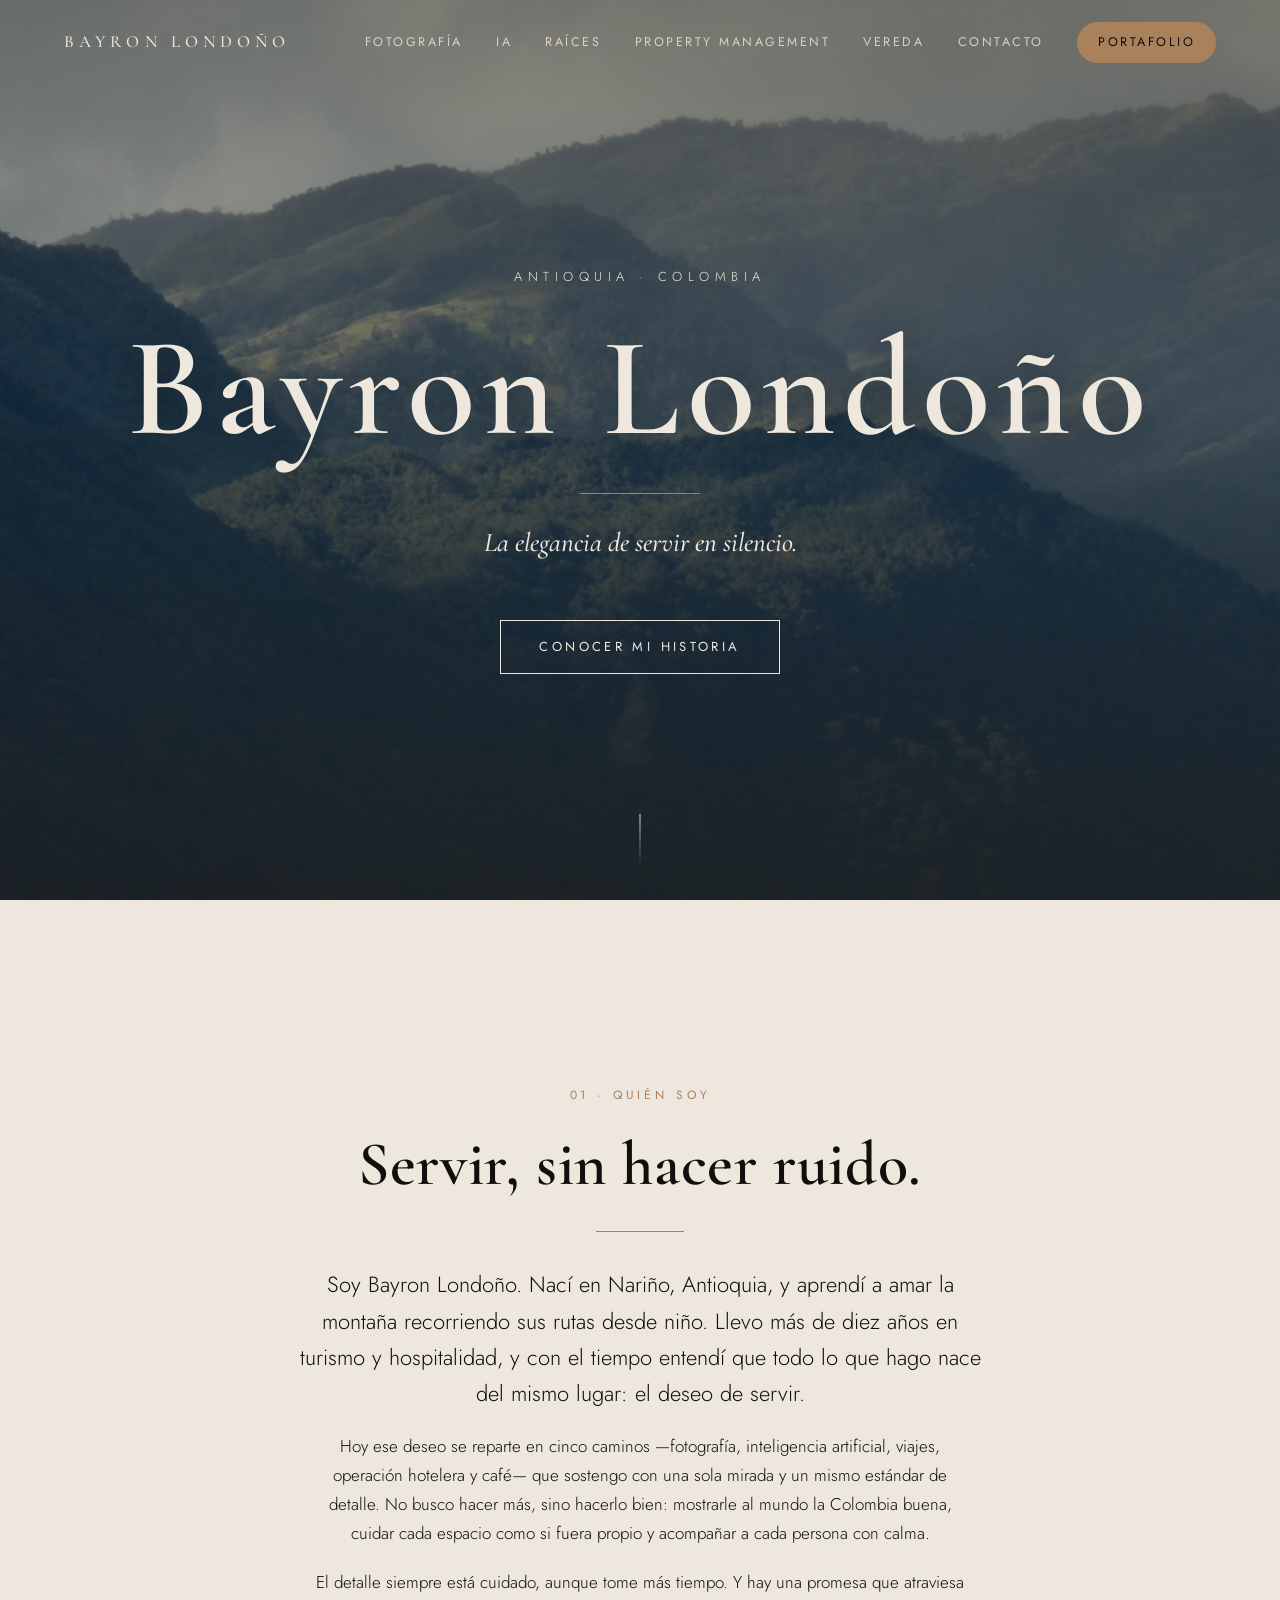
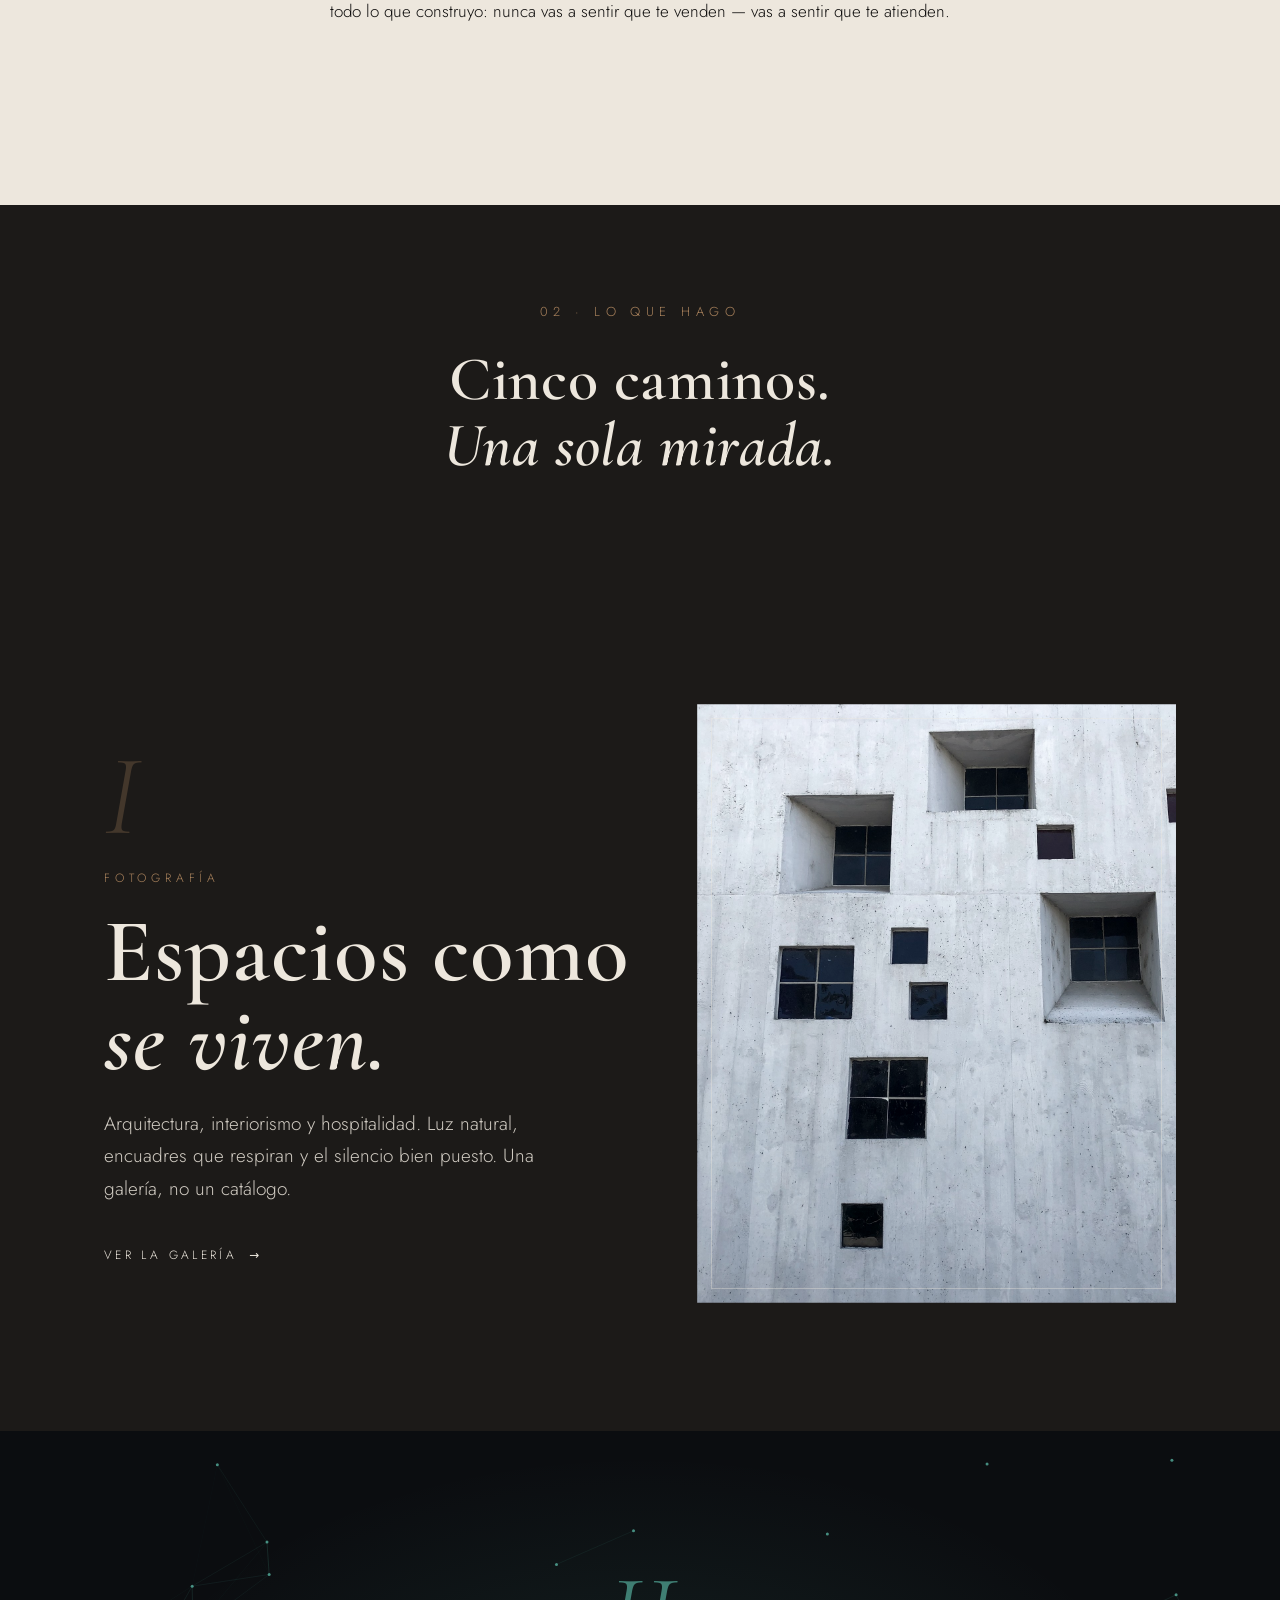
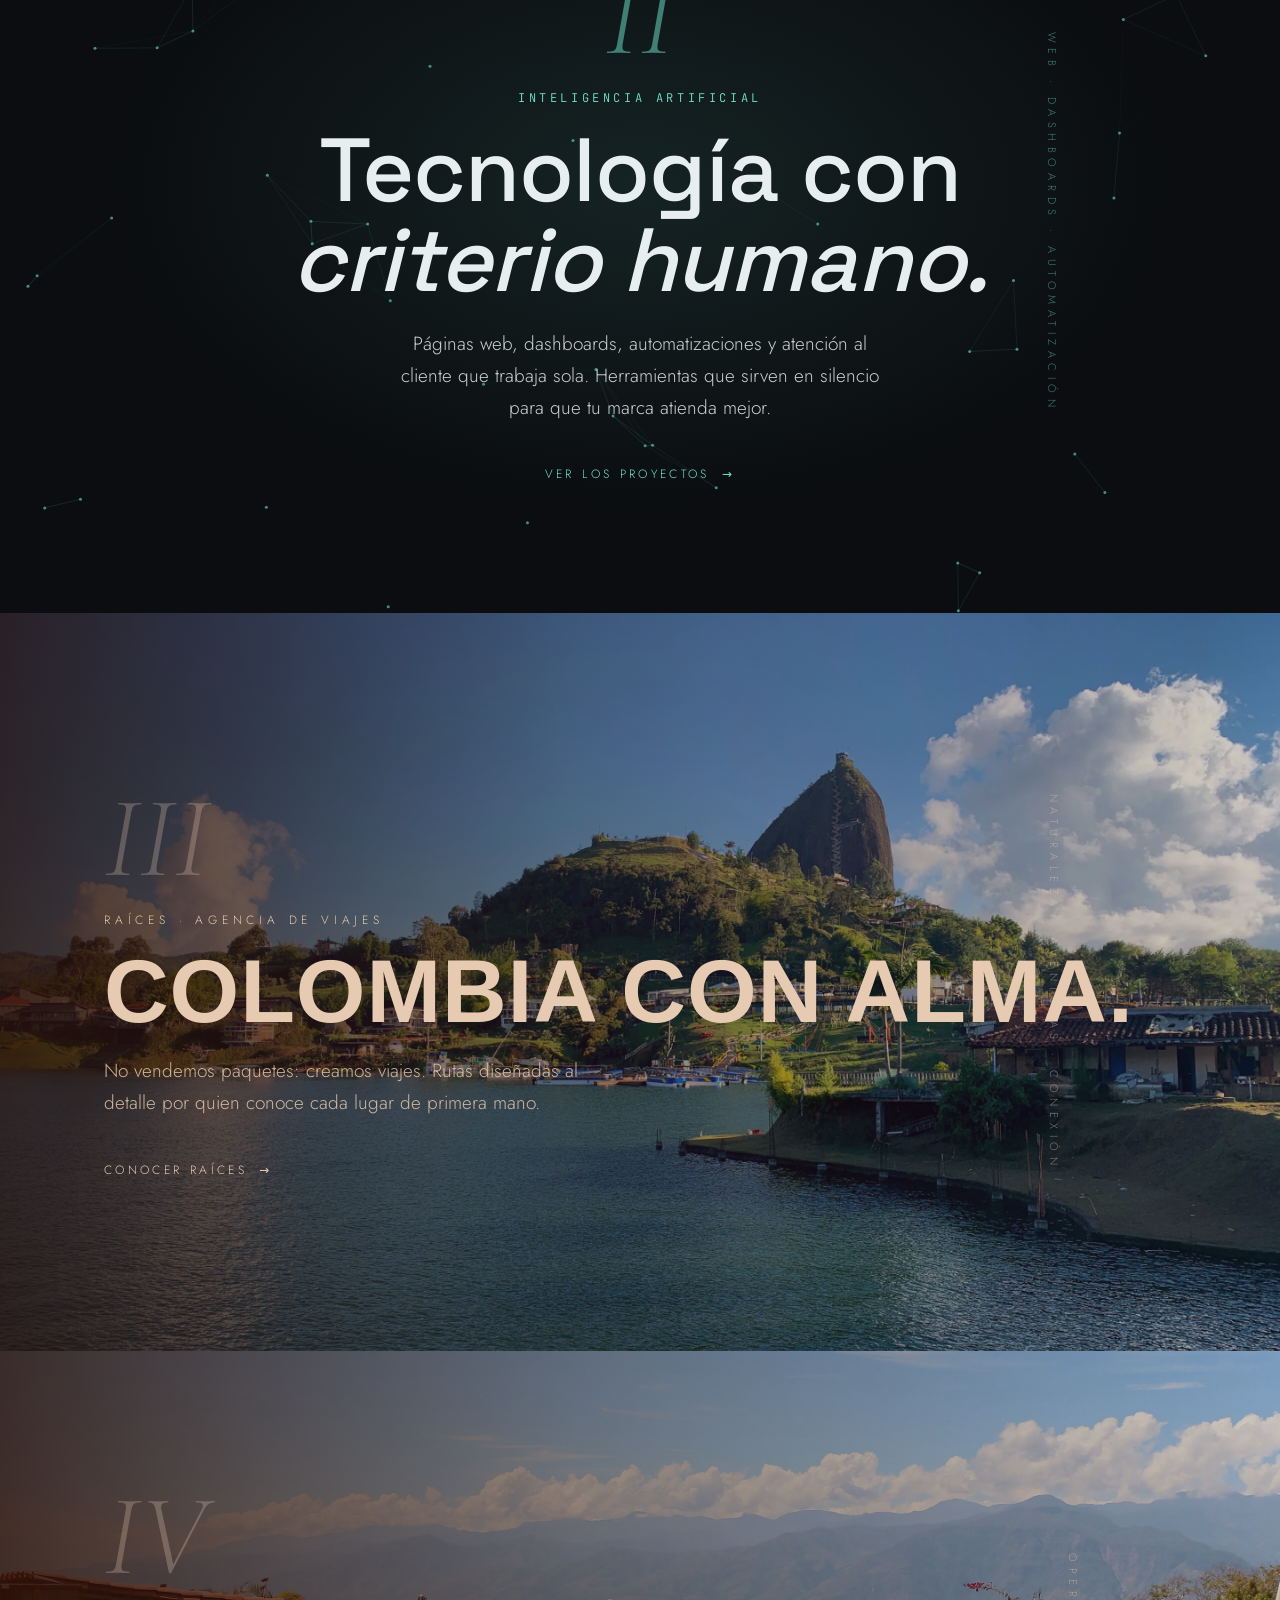
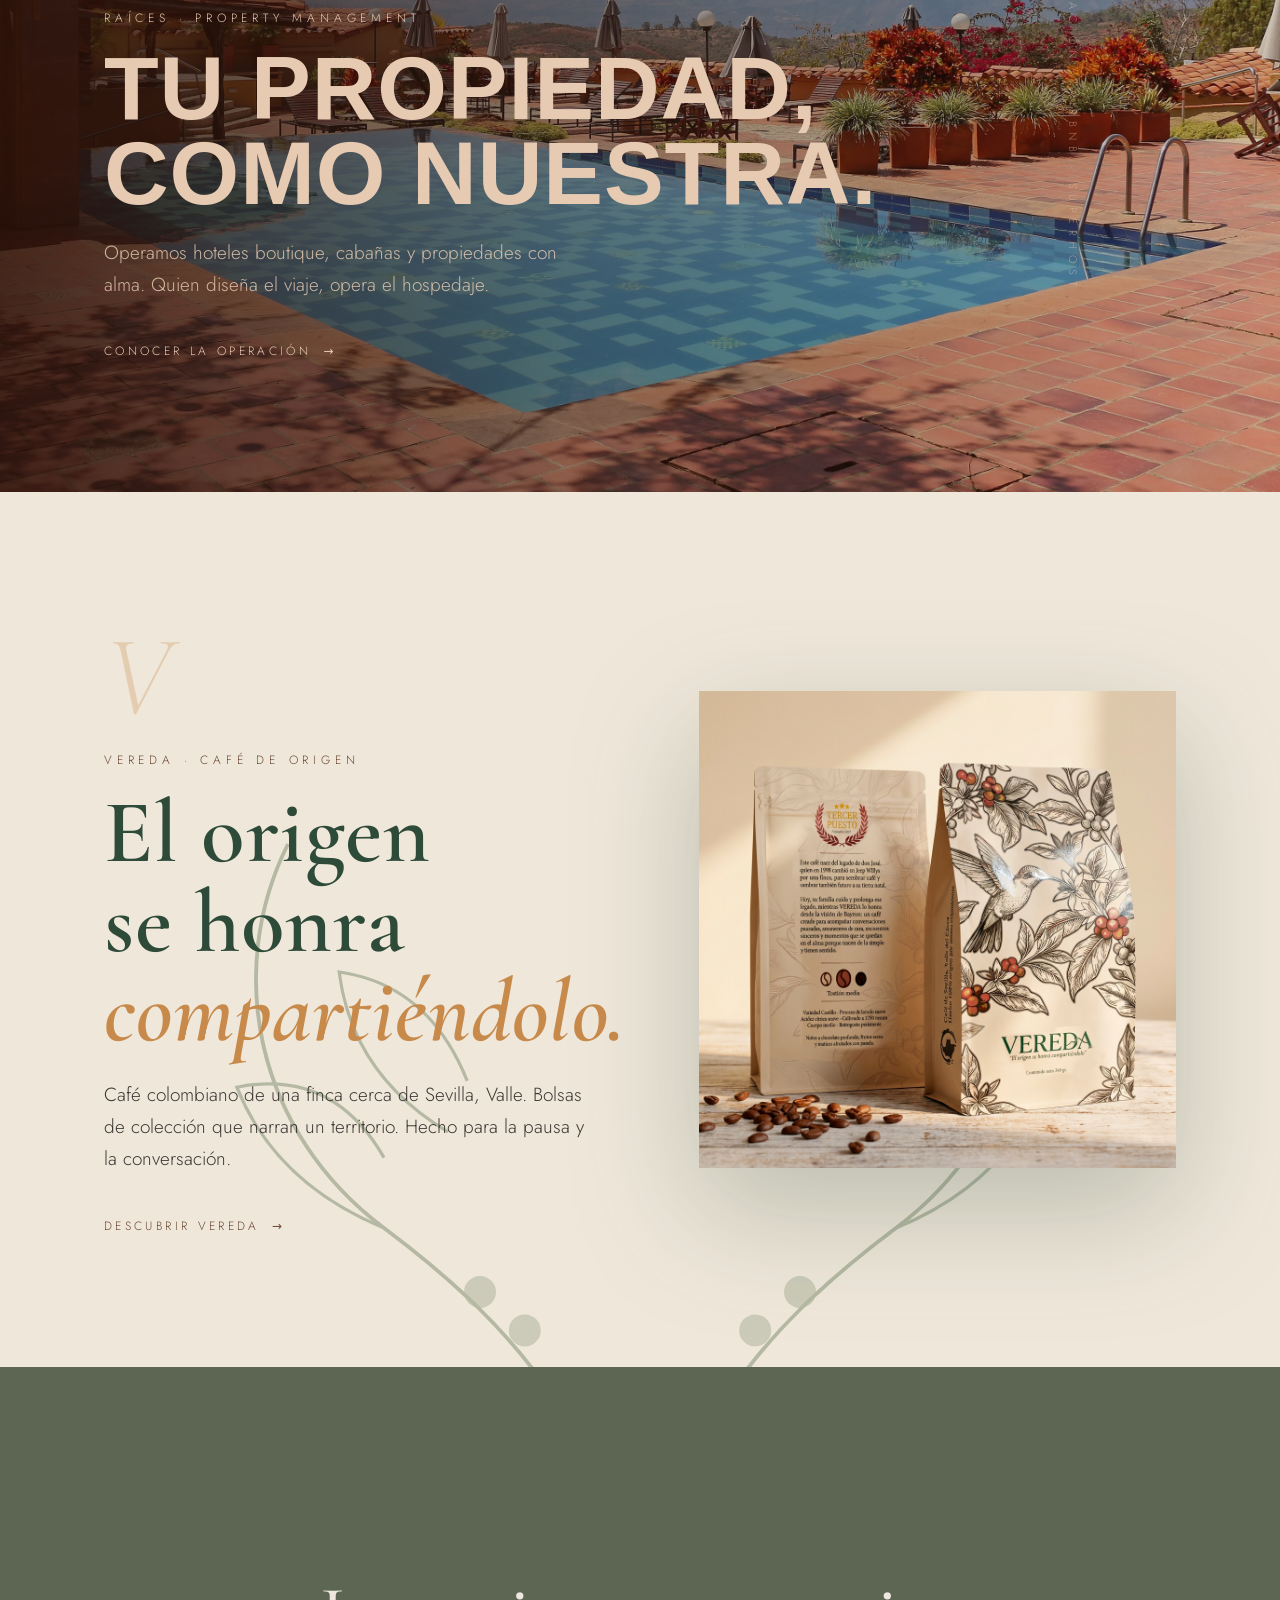
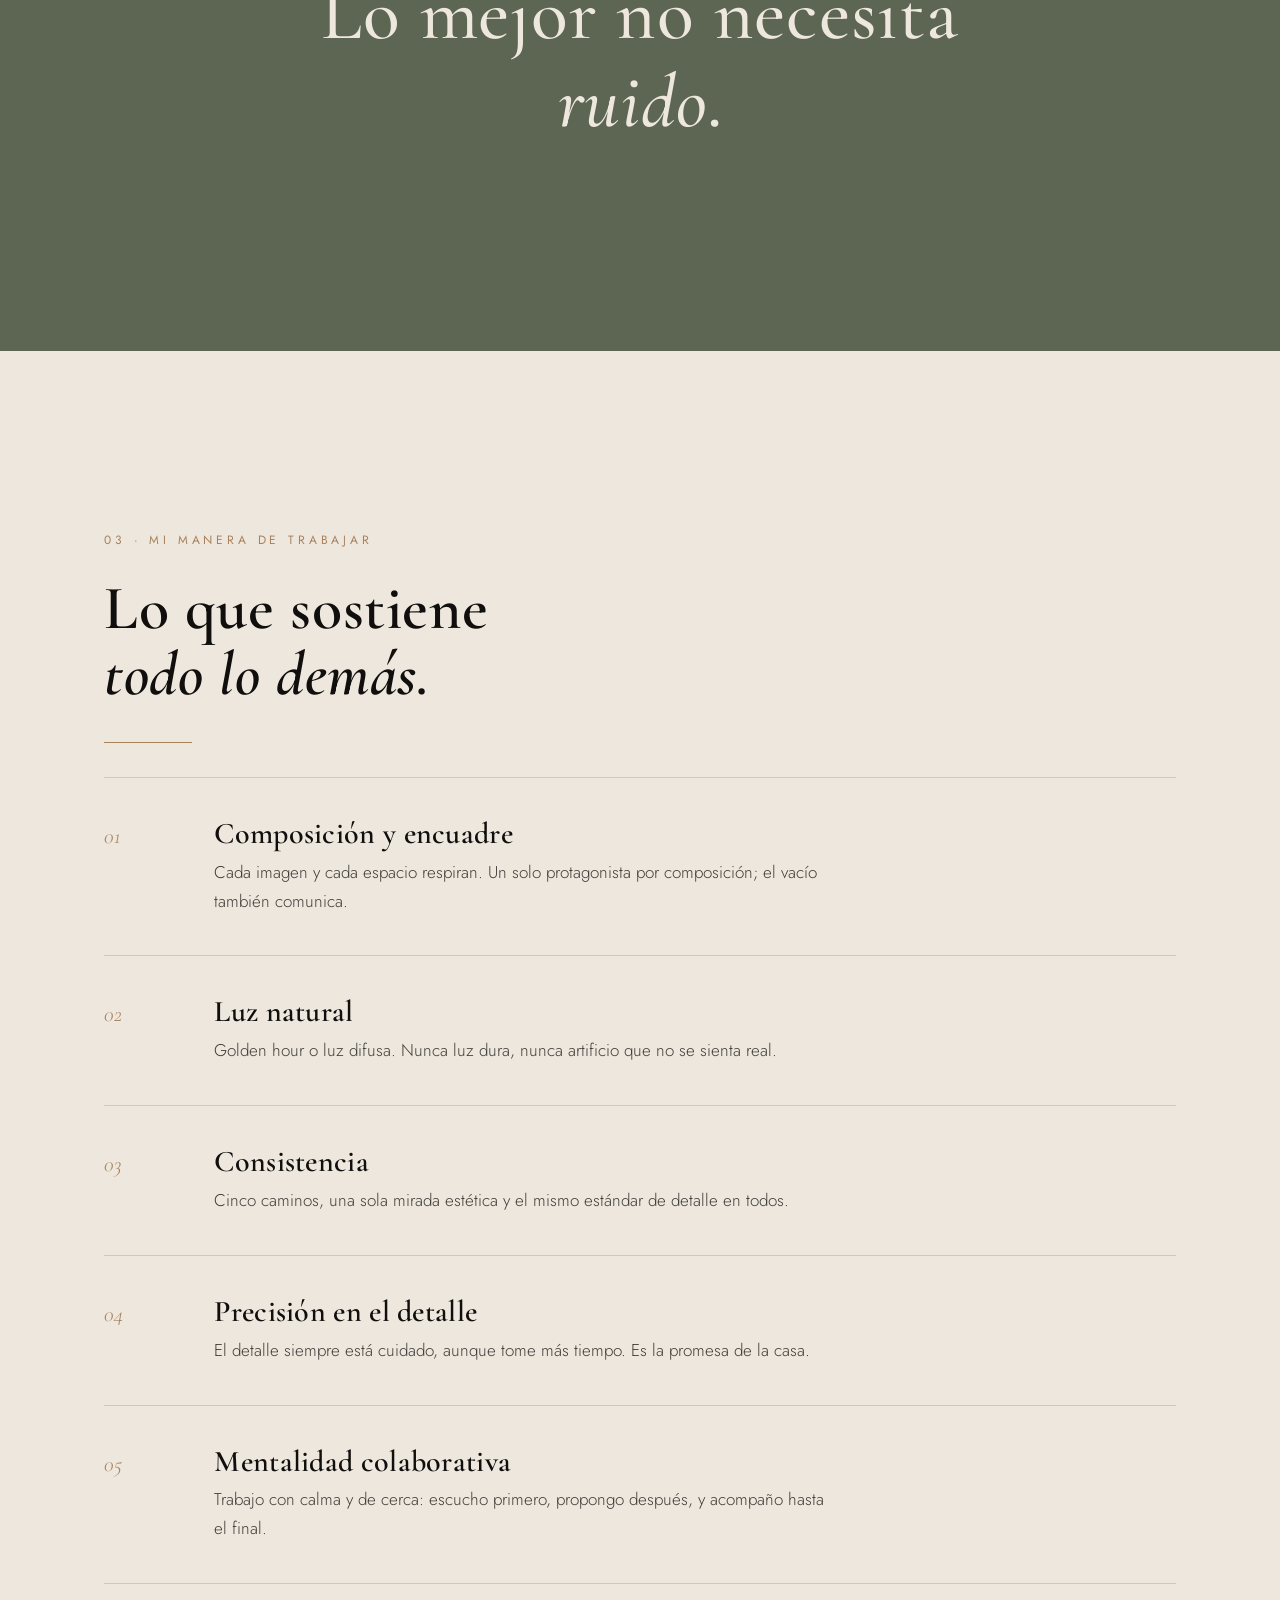
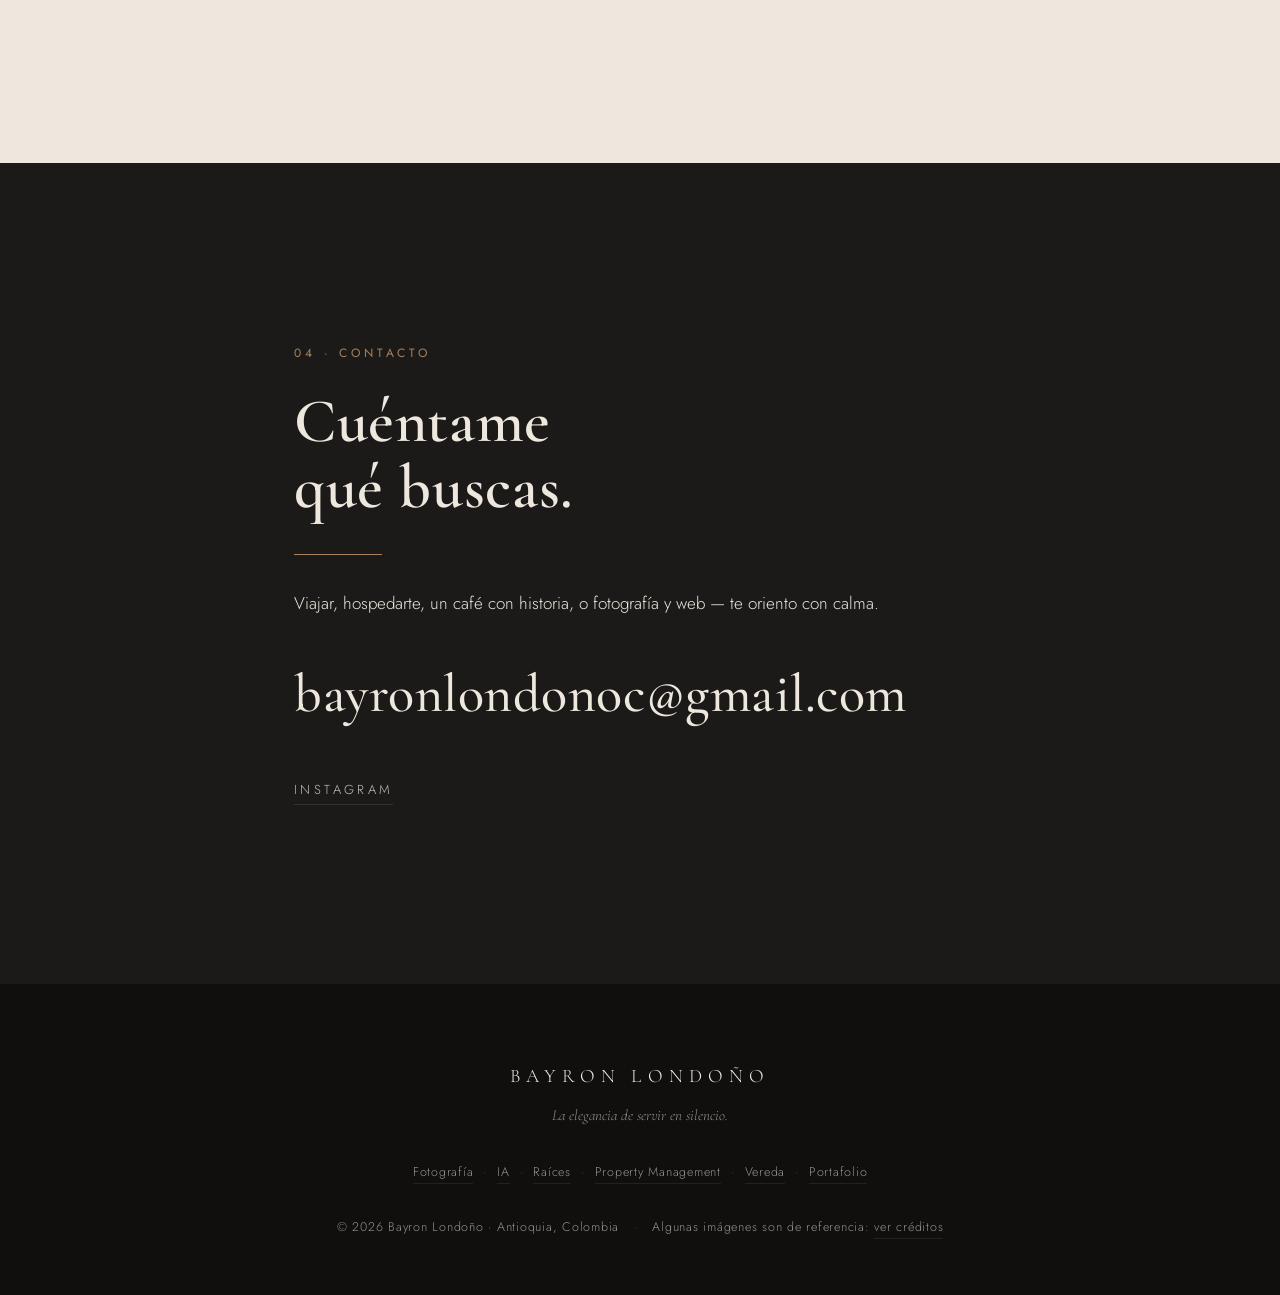
<file: index.html>
<!DOCTYPE html>
<html lang="es">
<head>
  <meta charset="UTF-8">
  <meta name="viewport" content="width=device-width, initial-scale=1.0">
  <title>Bayron Londoño — La elegancia de servir en silencio</title>
  <meta name="description" content="Fotografía, inteligencia artificial, viajes con Raíces, operación hotelera y café Vereda — un ecosistema colombiano construido con calma y detalle.">
  <link rel="canonical" href="https://bayronlondono.com/">
  <link rel="icon" type="image/svg+xml" href="assets/favicon.svg">

  <meta property="og:type" content="website">
  <meta property="og:title" content="Bayron Londoño — La elegancia de servir en silencio">
  <meta property="og:description" content="Fotografía, IA, viajes, hospitalidad y café — la Colombia buena, mostrada como es.">
  <meta property="og:url" content="https://bayronlondono.com/">
  <meta property="og:image" content="https://bayronlondono.com/assets/img/hero-v2.jpg">
  <meta property="og:locale" content="es_CO">

  <link rel="preload" as="image" href="assets/img/hero-v2.jpg" fetchpriority="high">
  <link rel="preconnect" href="https://fonts.googleapis.com">
  <link rel="preconnect" href="https://fonts.gstatic.com" crossorigin>
  <link rel="stylesheet" href="https://fonts.googleapis.com/css2?family=Cormorant+Garamond:ital,wght@0,500;0,600;0,700;1,500;1,600&family=Jost:wght@300;400;500&family=Space+Grotesk:wght@400;500&family=JetBrains+Mono:wght@400;500&display=swap">
  <link rel="stylesheet" href="styles.css?v=20261119">
  <script>document.documentElement.classList.add("js");</script>
</head>
<body>
<a class="skip-link" href="#manifiesto">Saltar al contenido</a>

<header class="nav" data-nav>
  <a class="nav-brand" href="index.html">Bayron Londoño</a>
  <button class="nav-toggle" data-nav-toggle aria-label="Abrir menú" aria-expanded="false">
    <span></span><span></span>
  </button>
  <nav class="nav-links" data-nav-links aria-label="Navegación principal">
    <a href="fotografia.html">Fotografía</a>
    <a href="ia.html">IA</a>
    <a href="raices.html">Raíces</a>
    <a href="raices-pm.html">Property Management</a>
    <a href="vereda.html">Vereda</a>
    <a href="index.html#contacto">Contacto</a>
    <a href="portafolio.html" class="nav-cta nav-portafolio">Portafolio</a>
  </nav>
</header>

<main>
  <!-- ============ HERO ============ -->
  <section class="hero" id="inicio">
    <div class="hero-media" data-hero-media aria-hidden="true">
      <img src="assets/img/hero-v2.jpg" alt="" fetchpriority="high" loading="eager" decoding="sync">
      <div class="hero-tint"></div>
    </div>
    <div class="hero-inner">
      <p class="kicker">Antioquia · Colombia</p>
      <h1 class="hero-title">Bayron Londoño</h1>
      <span class="rule rule-hero" aria-hidden="true"></span>
      <p class="hero-tagline">La elegancia de servir en silencio.</p>
      <a class="btn btn-ghost hero-cta" href="#manifiesto">Conocer mi historia</a>
    </div>
    <div class="hero-scroll" aria-hidden="true"><span></span></div>
  </section>

  <!-- ============ MANIFIESTO ============ -->
  <section class="section section-lino manifiesto" id="manifiesto">
    <div class="wrap wrap-narrow">
      <p class="num reveal">01 · Quién soy</p>
      <h2 class="reveal">Servir, sin hacer ruido.</h2>
      <span class="rule reveal" aria-hidden="true"></span>
      <p class="lead reveal">Soy Bayron Londoño. Nací en Nariño, Antioquia, y aprendí a amar la montaña recorriendo sus rutas desde niño. Llevo más de diez años en turismo y hospitalidad, y con el tiempo entendí que todo lo que hago nace del mismo lugar: el deseo de servir.</p>
      <p class="reveal manifiesto-body">Hoy ese deseo se reparte en cinco caminos —fotografía, inteligencia artificial, viajes, operación hotelera y café— que sostengo con una sola mirada y un mismo estándar de detalle. No busco hacer más, sino hacerlo bien: mostrarle al mundo la Colombia buena, cuidar cada espacio como si fuera propio y acompañar a cada persona con calma.</p>
      <p class="reveal manifiesto-body">El detalle siempre está cuidado, aunque tome más tiempo. Y hay una promesa que atraviesa todo lo que construyo: nunca vas a sentir que te venden — vas a sentir que te atienden.</p>
    </div>
  </section>

  <!-- ============ TRANSICIÓN ============ -->
  <section class="transicion" id="que-hago" aria-label="Lo que hago">
    <div class="wrap">
      <p class="kicker reveal">02 · Lo que hago</p>
      <h2 class="reveal">Cinco caminos. <em>Una sola mirada.</em></h2>
    </div>
  </section>

  <!-- ============ BANDA 1 · FOTOGRAFÍA ============ -->
  <a class="band band-foto" href="fotografia.html" data-view aria-label="Fotografía">
    <span class="band-tag">Arquitectura · Interiorismo · Hospitalidad</span>
    <div class="wrap band-inner">
      <div class="band-foto-text">
        <span class="band-index reveal">I</span>
        <p class="band-kicker reveal">Fotografía</p>
        <h3 class="band-title reveal">Espacios como<br><em>se viven.</em></h3>
        <p class="band-desc reveal">Arquitectura, interiorismo y hospitalidad. Luz natural, encuadres que respiran y el silencio bien puesto. Una galería, no un catálogo.</p>
        <span class="band-go reveal">Ver la galería <span class="arrow">→</span></span>
      </div>
      <figure class="band-foto-figure curtain reveal">
        <img class="curtain-img" src="assets/img/foto-arq-1-v2.jpg" alt="Fachada de arquitectura minimalista" loading="lazy" decoding="async">
      </figure>
    </div>
  </a>

  <!-- ============ BANDA 2 · IA ============ -->
  <a class="band band-ia" href="ia.html" data-view aria-label="Inteligencia artificial">
    <canvas class="band-ia-mesh" data-mesh aria-hidden="true"></canvas>
    <div class="band-ia-glow" aria-hidden="true"></div>
    <span class="band-tag" style="color:var(--ia-cyan)">Web · Dashboards · Automatización</span>
    <div class="wrap band-inner">
      <span class="band-index reveal">II</span>
      <p class="band-kicker reveal">Inteligencia artificial</p>
      <h3 class="band-title reveal">Tecnología con<br><em>criterio humano.</em></h3>
      <p class="band-desc reveal">Páginas web, dashboards, automatizaciones y atención al cliente que trabaja sola. Herramientas que sirven en silencio para que tu marca atienda mejor.</p>
      <span class="band-go reveal">Ver los proyectos <span class="arrow">→</span></span>
    </div>
  </a>

  <!-- ============ BANDA 3 · RAÍCES VIAJES ============ -->
  <a class="band band-rc" href="raices.html" data-view aria-label="Raíces, agencia de viajes">
    <div class="band-media" aria-hidden="true"><img src="assets/img/rc-guatape-v2.webp" alt=""></div>
    <div class="band-scrim" aria-hidden="true"></div>
    <span class="band-tag">Naturaleza · Aventuras · Conexión</span>
    <div class="wrap band-inner">
      <span class="band-index reveal">III</span>
      <p class="band-kicker reveal">Raíces · Agencia de viajes</p>
      <h3 class="band-title reveal">Colombia con <em>alma</em>.</h3>
      <p class="band-desc reveal">No vendemos paquetes: creamos viajes. Rutas diseñadas al detalle por quien conoce cada lugar de primera mano.</p>
      <span class="band-go reveal">Conocer Raíces <span class="arrow">→</span></span>
    </div>
  </a>

  <!-- ============ BANDA 4 · RAÍCES PROPERTY MANAGEMENT ============ -->
  <a class="band band-rc" href="raices-pm.html" data-view aria-label="Raíces Property Management">
    <div class="band-media" aria-hidden="true"><img src="assets/img/pm-hotel-terra.webp" alt=""></div>
    <div class="band-scrim" aria-hidden="true"></div>
    <span class="band-tag">Operación · Airbnb · Superhost</span>
    <div class="wrap band-inner">
      <span class="band-index reveal">IV</span>
      <p class="band-kicker reveal">Raíces · Property Management</p>
      <h3 class="band-title reveal">Tu propiedad,<br><em>como nuestra.</em></h3>
      <p class="band-desc reveal">Operamos hoteles boutique, cabañas y propiedades con alma. Quien diseña el viaje, opera el hospedaje.</p>
      <span class="band-go reveal">Conocer la operación <span class="arrow">→</span></span>
    </div>
  </a>

  <!-- ============ BANDA 5 · VEREDA ============ -->
  <a class="band band-vr" href="vereda.html" data-view aria-label="Vereda, café de origen">
    <svg class="band-vr-botanic" viewBox="0 0 400 400" fill="none" aria-hidden="true" preserveAspectRatio="xMidYMid slice">
      <path d="M200 380 C200 300 160 260 120 230 C80 200 70 150 90 110" stroke="currentColor" stroke-width="1.2"/>
      <path d="M200 380 C200 300 240 260 280 230 C320 200 330 150 310 110" stroke="currentColor" stroke-width="1.2"/>
      <g stroke="currentColor" stroke-width="1">
        <path d="M120 230 q-34 -14 -46 -44 q30 -6 46 22"/>
        <path d="M140 200 q-30 -18 -34 -50 q28 4 40 34"/>
        <path d="M280 230 q34 -14 46 -44 q-30 -6 -46 22"/>
        <path d="M260 200 q30 -18 34 -50 q-28 4 -40 34"/>
      </g>
      <g fill="currentColor" opacity="0.6">
        <circle cx="150" cy="250" r="5"/><circle cx="164" cy="262" r="5"/><circle cx="250" cy="250" r="5"/><circle cx="236" cy="262" r="5"/>
      </g>
    </svg>
    <span class="band-tag" style="color:var(--vr-tierra)">Café de origen · Sevilla, Valle</span>
    <div class="wrap band-inner">
      <div class="band-vr-text">
        <span class="band-index reveal">V</span>
        <p class="band-kicker reveal">Vereda · Café de origen</p>
        <h3 class="band-title reveal">El origen se honra<br><em>compartiéndolo.</em></h3>
        <p class="band-desc reveal">Café colombiano de una finca cerca de Sevilla, Valle. Bolsas de colección que narran un territorio. Hecho para la pausa y la conversación.</p>
        <span class="band-go reveal">Descubrir Vereda <span class="arrow">→</span></span>
      </div>
      <figure class="band-vr-figure reveal">
        <img src="assets/img/vereda-bolsa.jpg" alt="Bolsa de café Vereda con ilustración botánica" loading="lazy" decoding="async">
      </figure>
    </div>
  </a>

  <!-- ============ FRASE ============ -->
  <section class="quote" aria-label="Frase de marca">
    <div class="wrap">
      <p class="quote-text reveal">Lo mejor no necesita <em>ruido</em>.</p>
    </div>
  </section>

  <!-- ============ MI MANERA DE TRABAJAR ============ -->
  <section class="section section-lino" id="manera">
    <div class="wrap">
      <p class="num reveal">03 · Mi manera de trabajar</p>
      <h2 class="reveal">Lo que sostiene<br><em>todo lo demás.</em></h2>
      <span class="rule reveal" aria-hidden="true"></span>
      <ul class="fortalezas">
        <li class="fortaleza reveal">
          <span class="fortaleza-num">01</span>
          <div><h3>Composición y encuadre</h3><p>Cada imagen y cada espacio respiran. Un solo protagonista por composición; el vacío también comunica.</p></div>
        </li>
        <li class="fortaleza reveal">
          <span class="fortaleza-num">02</span>
          <div><h3>Luz natural</h3><p>Golden hour o luz difusa. Nunca luz dura, nunca artificio que no se sienta real.</p></div>
        </li>
        <li class="fortaleza reveal">
          <span class="fortaleza-num">03</span>
          <div><h3>Consistencia</h3><p>Cinco caminos, una sola mirada estética y el mismo estándar de detalle en todos.</p></div>
        </li>
        <li class="fortaleza reveal">
          <span class="fortaleza-num">04</span>
          <div><h3>Precisión en el detalle</h3><p>El detalle siempre está cuidado, aunque tome más tiempo. Es la promesa de la casa.</p></div>
        </li>
        <li class="fortaleza reveal">
          <span class="fortaleza-num">05</span>
          <div><h3>Mentalidad colaborativa</h3><p>Trabajo con calma y de cerca: escucho primero, propongo después, y acompaño hasta el final.</p></div>
        </li>
      </ul>
    </div>
  </section>

  <!-- ============ CONTACTO ============ -->
  <section class="section section-carbon section-contacto" id="contacto">
    <div class="wrap wrap-narrow">
      <p class="num reveal">04 · Contacto</p>
      <h2 class="reveal">Cuéntame qué buscas.</h2>
      <span class="rule reveal" aria-hidden="true"></span>
      <p class="reveal">Viajar, hospedarte, un café con historia, o fotografía y web — te oriento con calma.</p>
      <a class="contacto-mail reveal" href="mailto:bayronlondonoc@gmail.com">bayronlondonoc@gmail.com</a>
      <div class="contacto-acciones reveal">
        <a class="contacto-red" data-instagram href="#" hidden target="_blank" rel="noopener">Instagram</a>
      </div>
    </div>
  </section>
</main>

<footer class="footer">
  <div class="wrap footer-inner">
    <p class="footer-brand">Bayron Londoño</p>
    <p class="footer-tagline"><em>La elegancia de servir en silencio.</em></p>
    <p class="footer-meta">
      <a href="fotografia.html">Fotografía</a><span class="footer-sep">·</span><a href="ia.html">IA</a><span class="footer-sep">·</span><a href="raices.html">Raíces</a><span class="footer-sep">·</span><a href="raices-pm.html">Property Management</a><span class="footer-sep">·</span><a href="vereda.html">Vereda</a><span class="footer-sep">·</span><a href="portafolio.html">Portafolio</a>
    </p>
    <p class="footer-meta">
      © <span data-year>2026</span> Bayron Londoño · Antioquia, Colombia
      <span class="footer-sep">·</span>
      Algunas imágenes son de referencia: <a href="creditos.html">ver créditos</a>
    </p>
  </div>
</footer>

<div class="view-pill" data-view-pill aria-hidden="true">Ver</div>

<script defer src="lib/gsap.min.js"></script>
<script defer src="lib/ScrollTrigger.min.js"></script>
<script defer src="lib/manifest.js?v=20260804"></script>
<script defer src="main.js?v=20260804"></script>
</body>
</html>
</file>
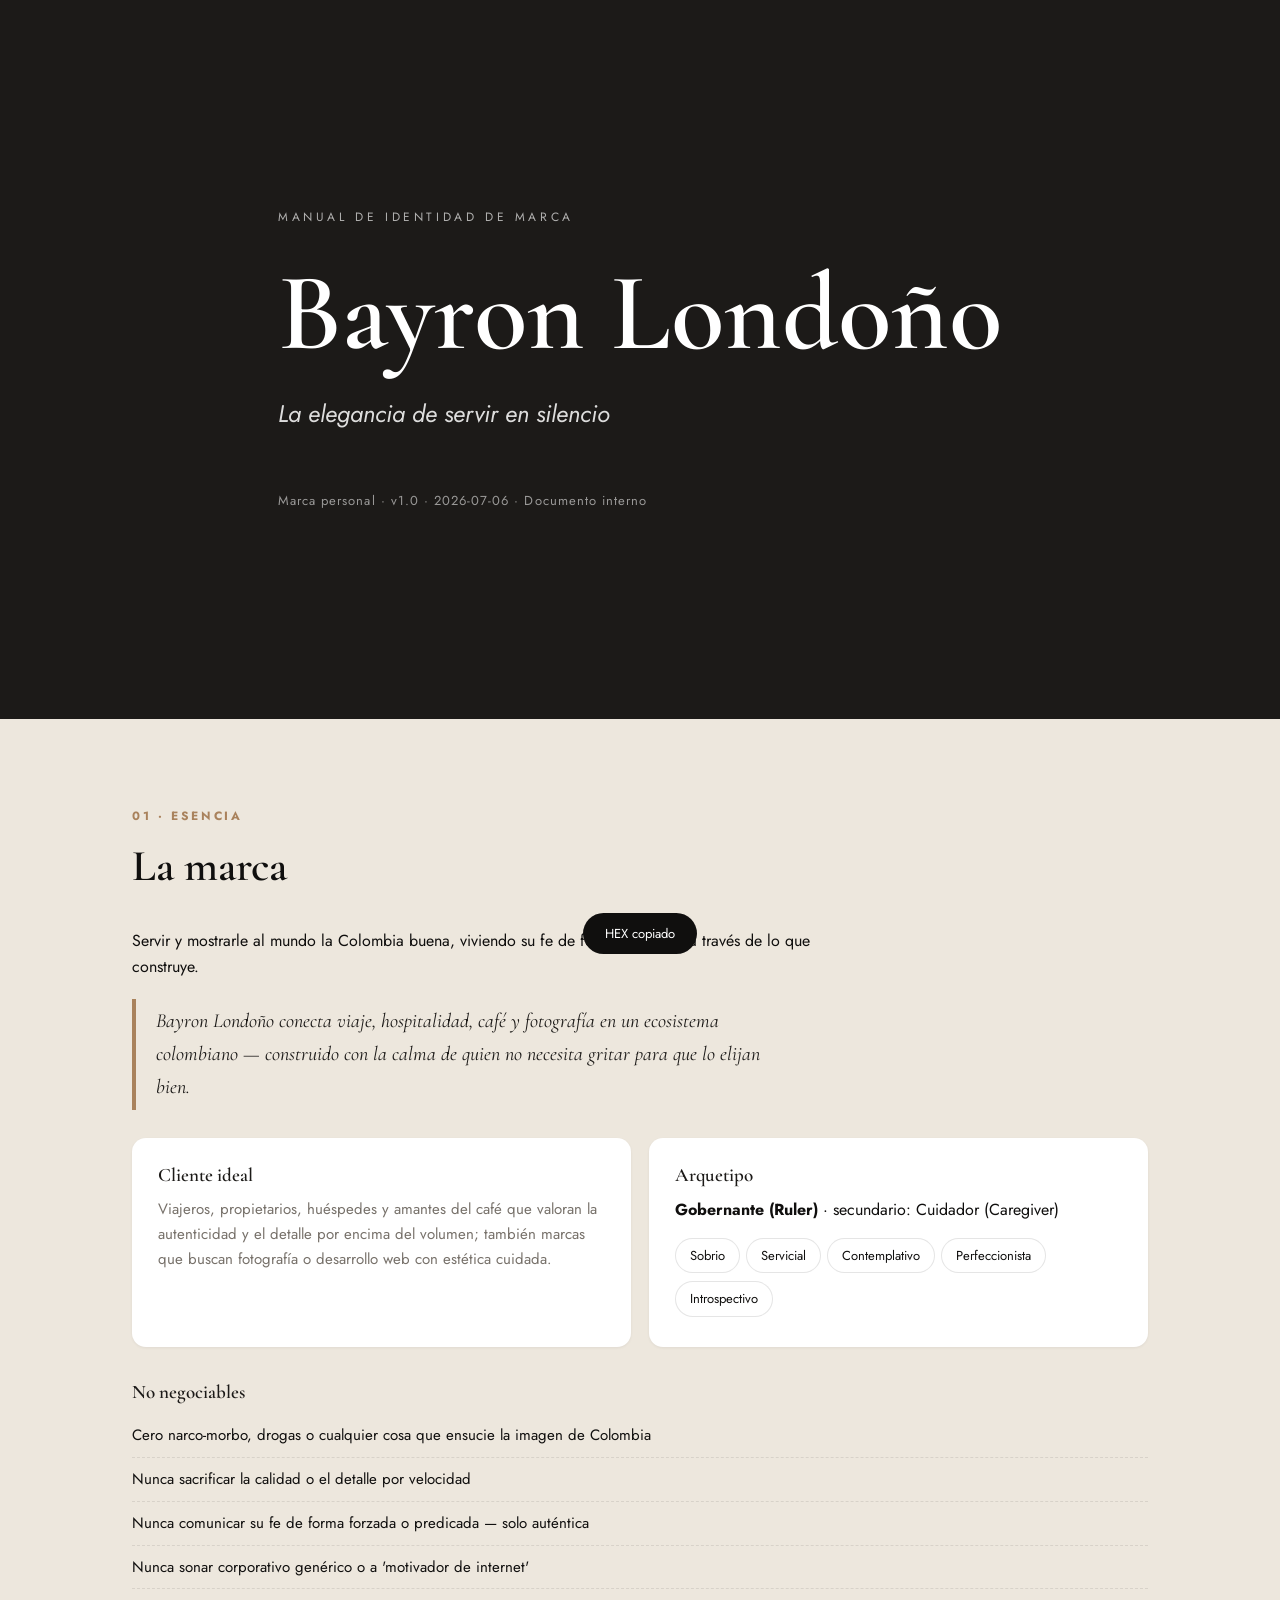
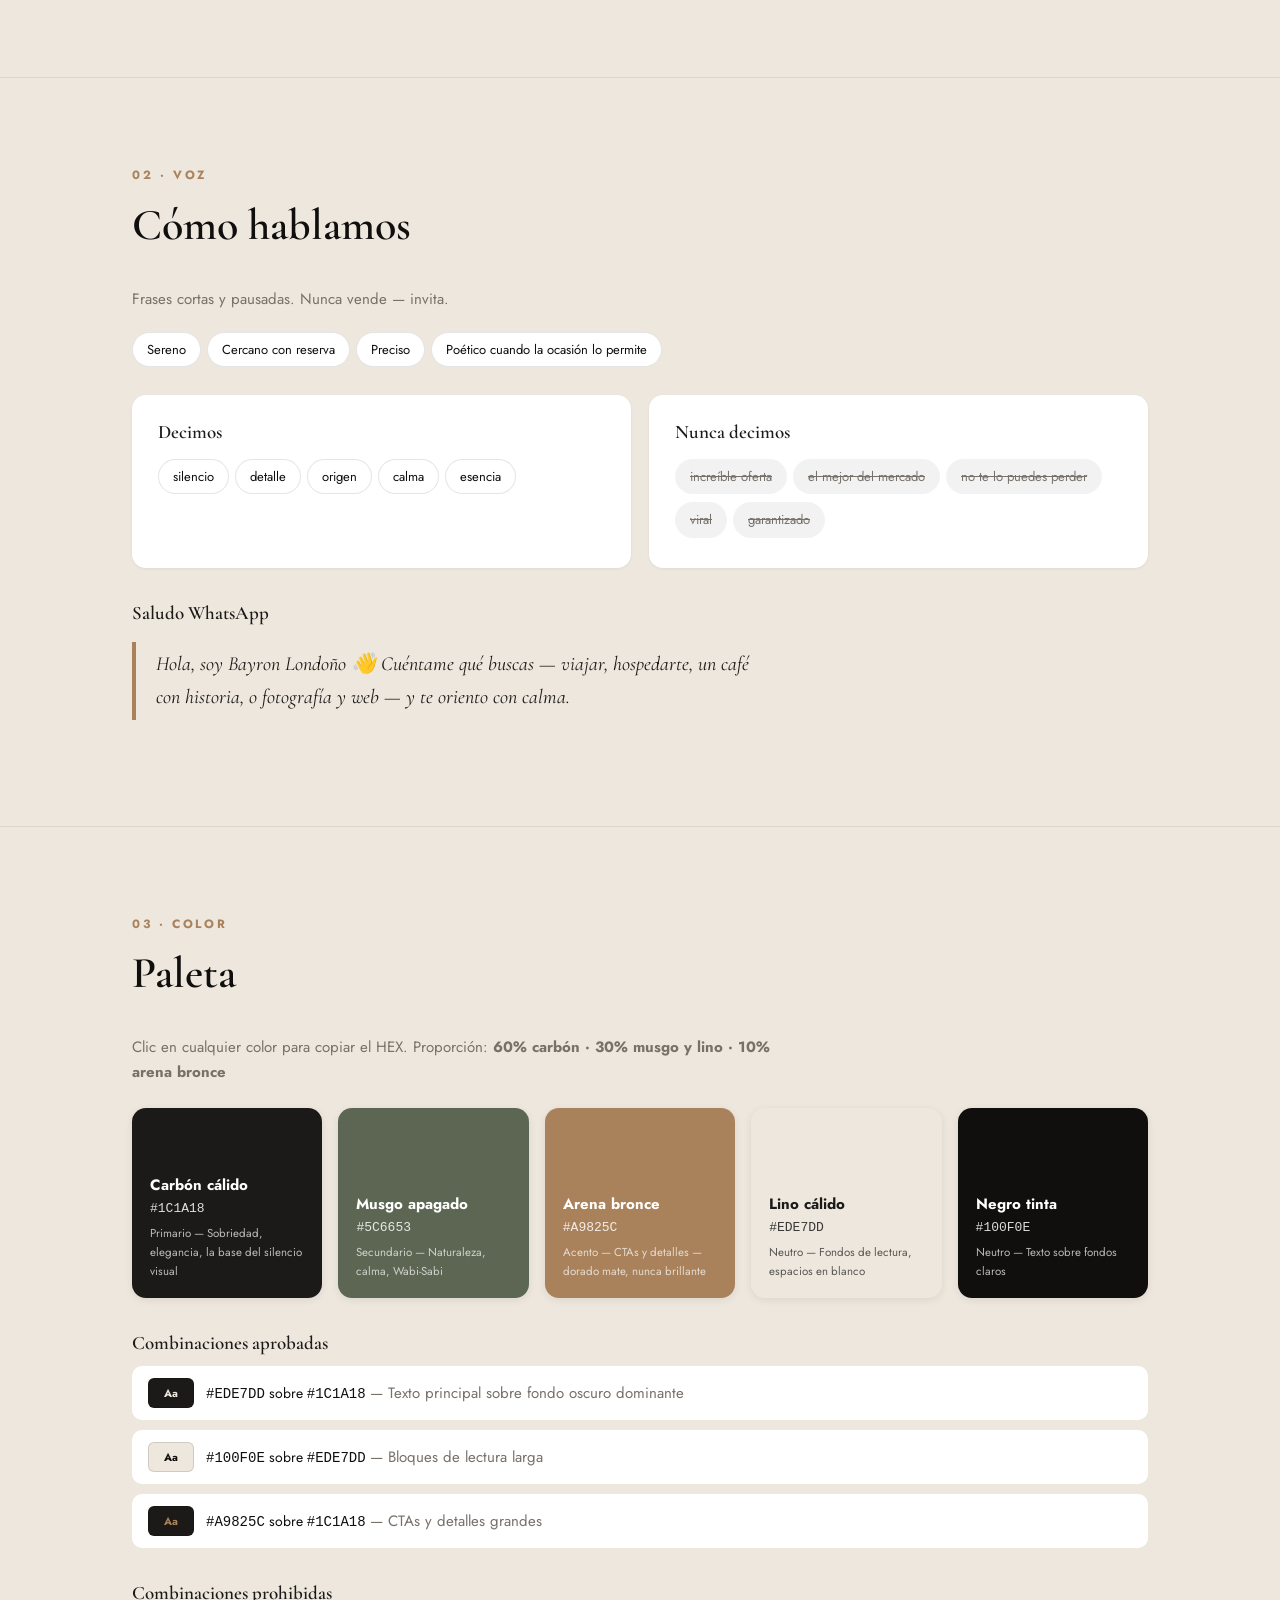
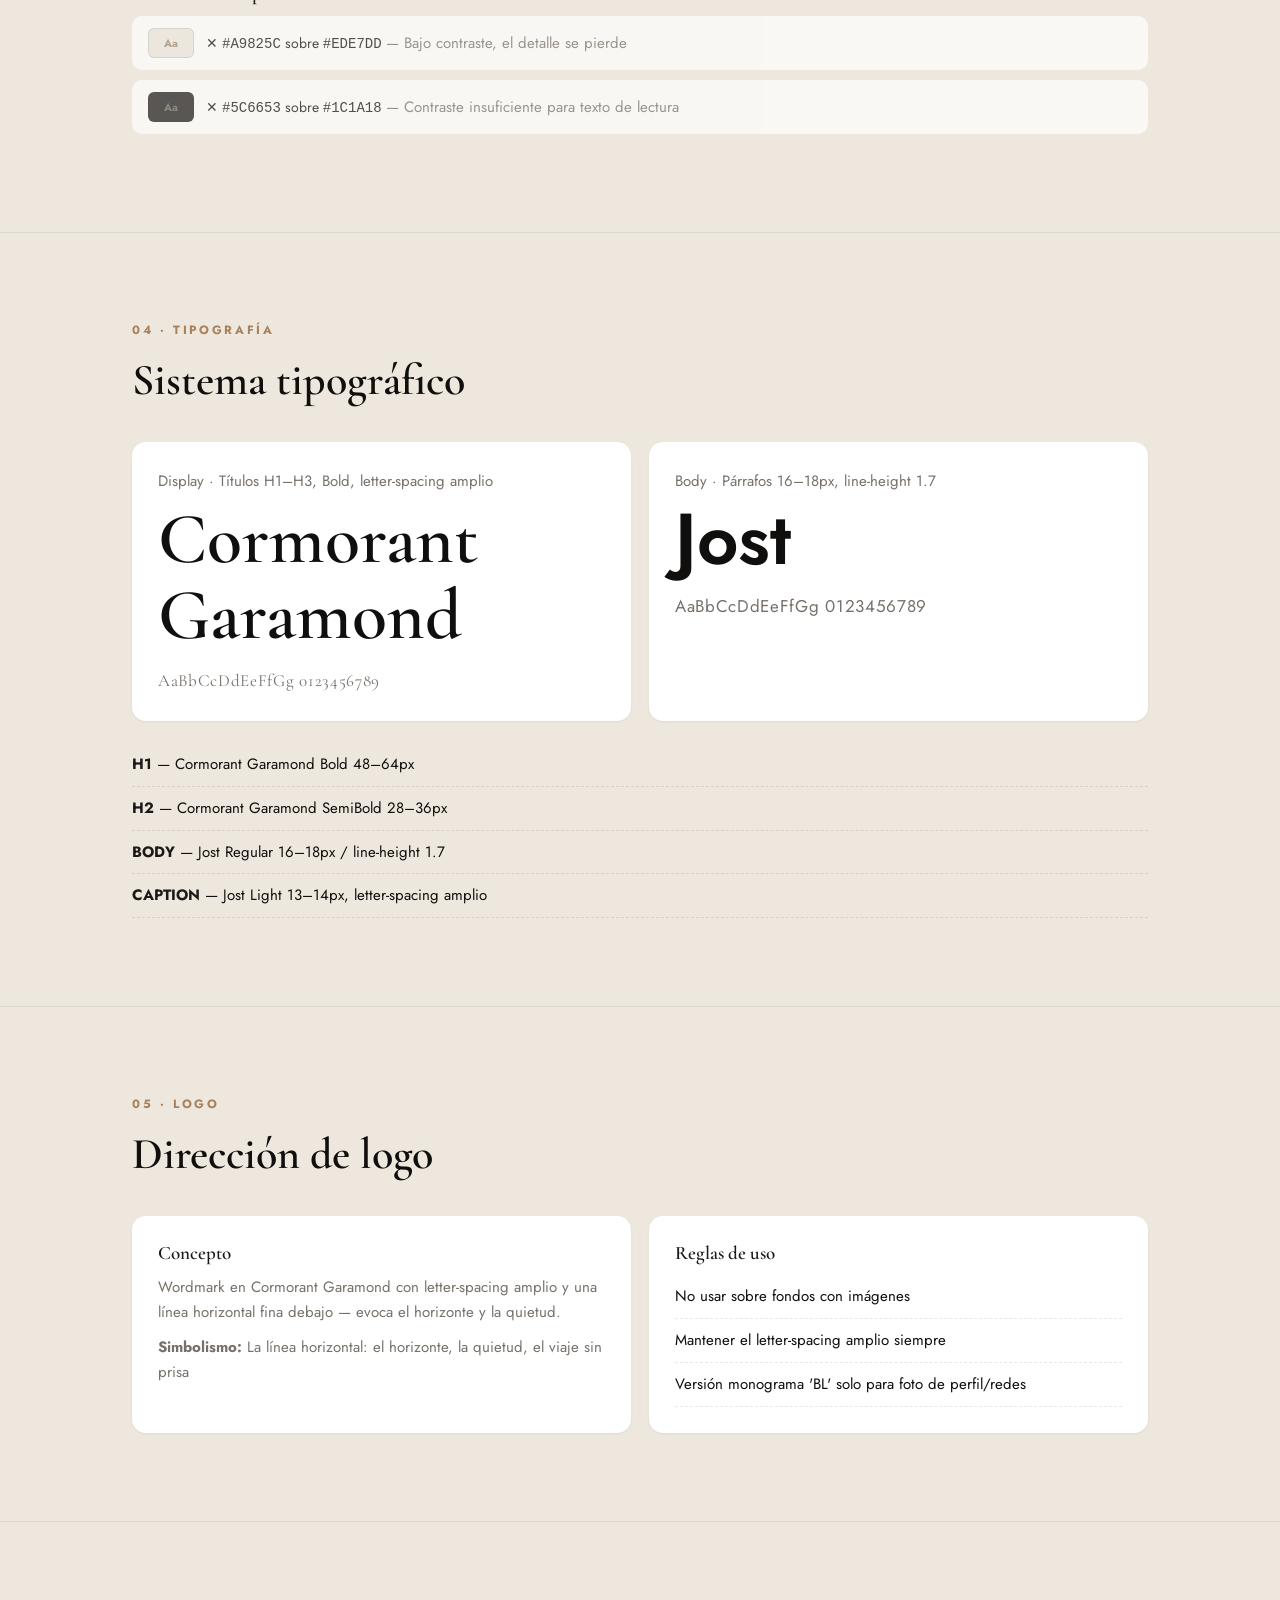
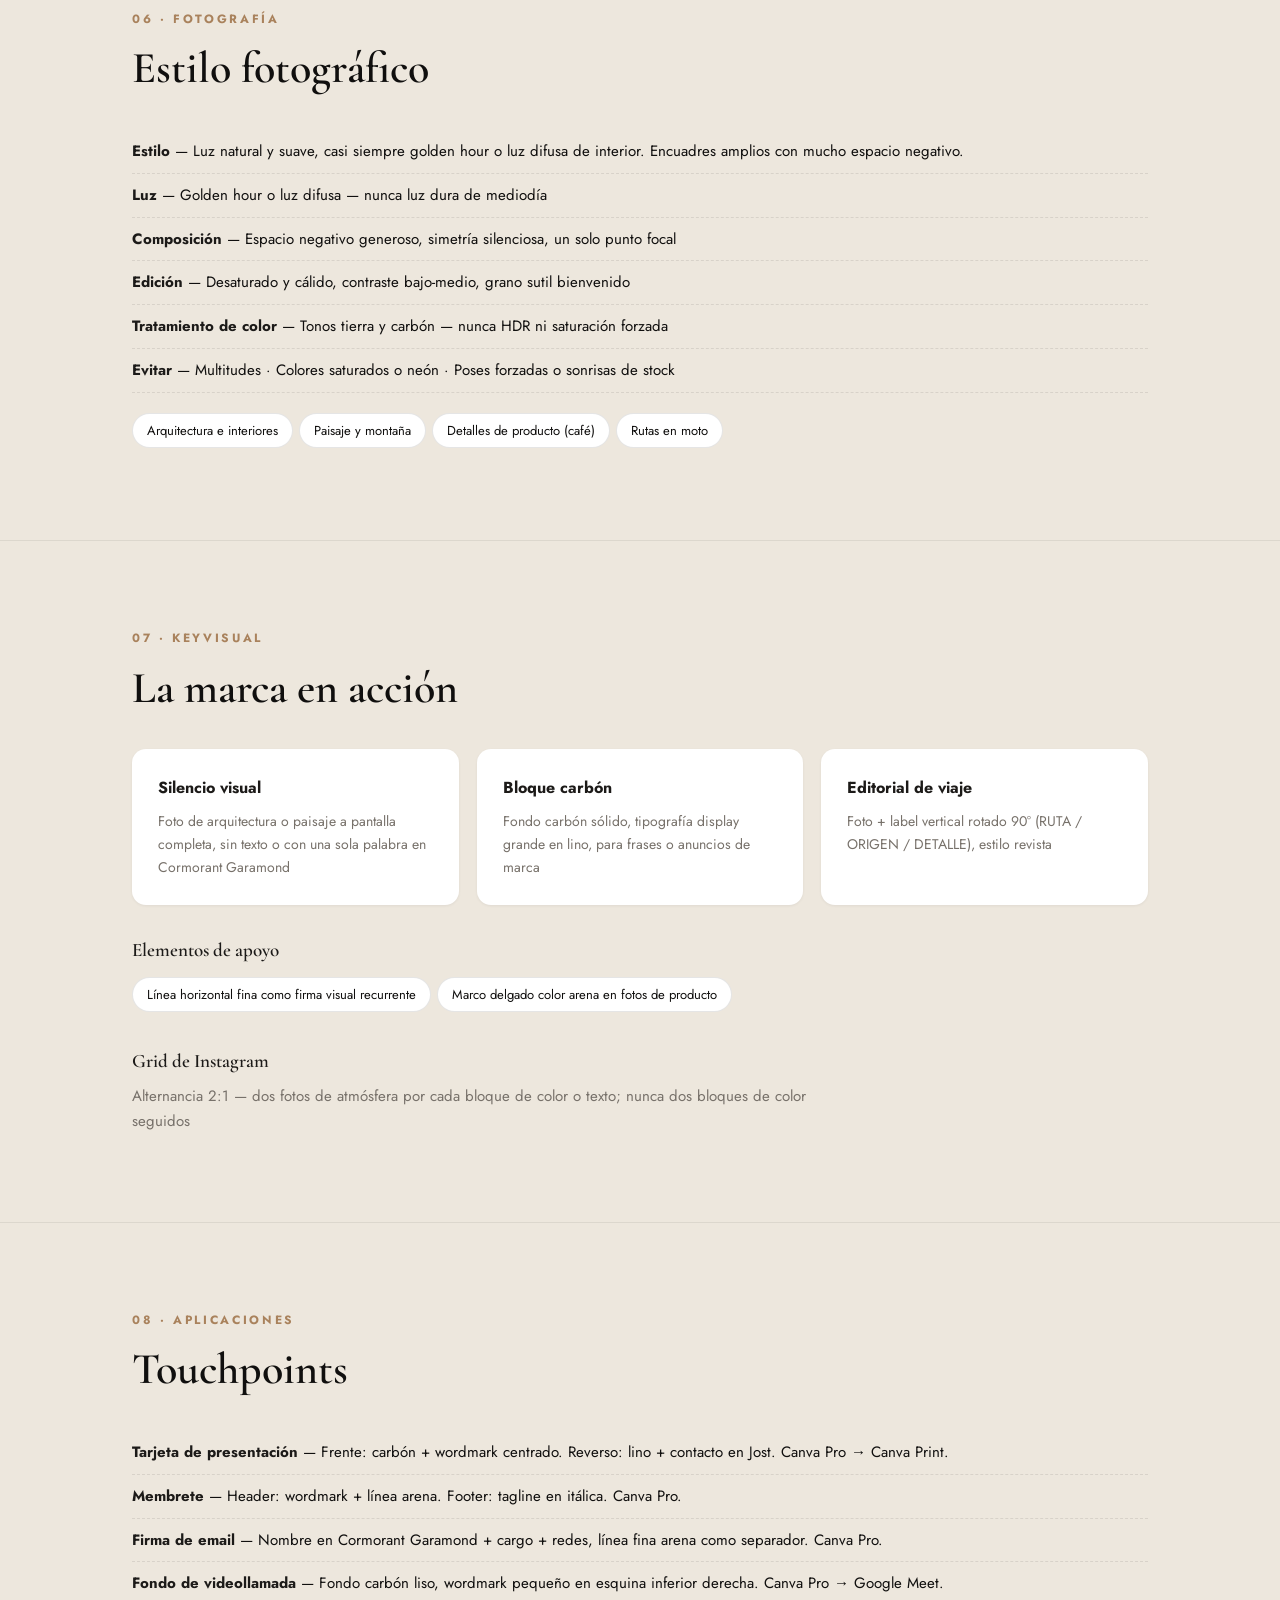
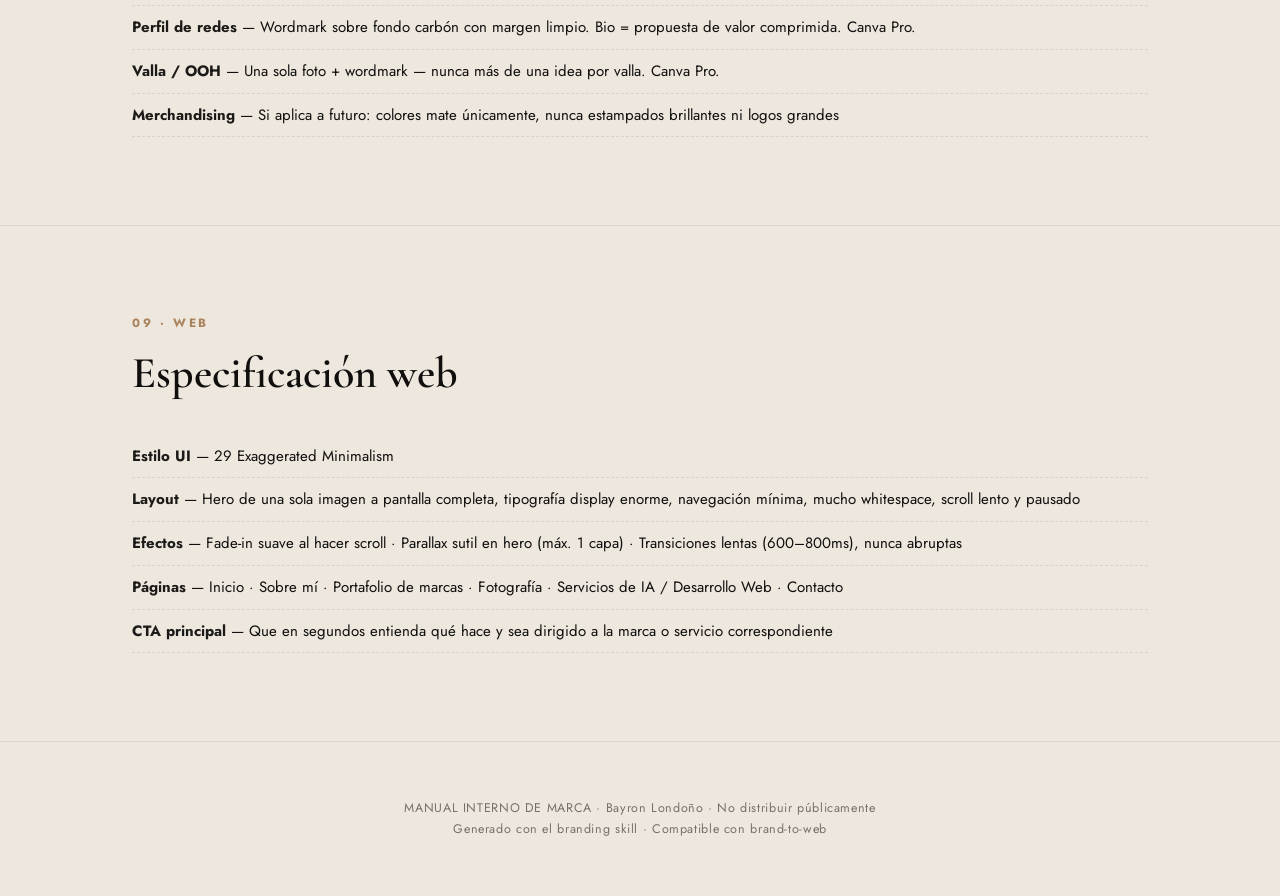
<file: branding/index.html>
<!DOCTYPE html>
<html lang="es">
<head>
<meta charset="UTF-8">
<meta name="viewport" content="width=device-width, initial-scale=1.0">
<!-- MANUAL INTERNO — NO INDEXAR -->
<meta name="robots" content="noindex, nofollow, noarchive">
<title>Manual de Marca</title>
<script>
/* ============================================================
   BRAND DATA — Claude reemplaza este objeto con el contenido
   real de brand-[Marca].json (el JSON completo, sin editar).
   ============================================================ */
const BRAND = {
  "meta": {
    "version": "1.0",
    "generated_date": "2026-07-06",
    "source_brief": "brief-BayronLondono.docx",
    "language": "es"
  },
  "brand": {
    "name": "Bayron Londoño",
    "short_name": "Bayron",
    "industry": "Marca personal",
    "subcategory": "Turismo experiencial, hospitalidad, café y fotografía",
    "tagline": "La elegancia de servir en silencio",
    "mission": "Servir a través del viaje, la hospitalidad, el café y la fotografía — mostrando la Colombia auténtica y buena.",
    "vision": "Ser el punto de referencia colombiano donde viaje, alojamiento, café y contenido conviven bajo un mismo estándar de detalle y autenticidad.",
    "purpose": "Servir y mostrarle al mundo la Colombia buena, viviendo su fe de forma auténtica a través de lo que construye.",
    "brand_story": "Bayron nació en Nariño, Antioquia, y aprendió a amar la montaña recorriendo esas rutas desde niño. Hoy, tras más de diez años en turismo y hospitalidad, construyó un ecosistema completo —viaje, alojamiento, café, fotografía— con un solo propósito: servir, y mostrarle al mundo la Colombia buena. Su fe es silenciosa, pero está en cada detalle.",
    "target_market": "Viajeros, propietarios, huéspedes y amantes del café que valoran la autenticidad y el detalle por encima del volumen; también marcas que buscan fotografía o desarrollo web con estética cuidada.",
    "ideal_customer": {
      "age_range": "25–55",
      "gender": "Todos",
      "location": "Colombia y viajeros internacionales hacia Colombia",
      "income_level": "Medio-alto a alto — dispuesto a pagar por experiencia y detalle, no por volumen",
      "interests": ["Viajes auténticos", "Diseño e interiorismo", "Café de especialidad", "Fotografía", "Bienestar y calma"],
      "pain_points": ["Experiencias turísticas genéricas o masificadas", "Alojamientos sin personalidad ni cuidado real", "Desconfianza en plataformas sin curaduría"],
      "aspirations": ["Desconectar sin perder elegancia", "Conocer la Colombia real, no la del cliché", "Sentirse cuidado, no gestionado"]
    }
  },
  "brand_personality": {
    "archetype": "Gobernante (Ruler)",
    "archetype_secondary": "Cuidador (Caregiver)",
    "human_traits": ["Sobrio", "Servicial", "Contemplativo", "Perfeccionista", "Introspectivo"],
    "values": ["Servicio", "Autenticidad", "Excelencia con propósito"],
    "emotions_to_generate": ["Calma", "Confianza", "Pertenencia silenciosa", "Asombro discreto"],
    "brand_voice": {
      "tone": ["Sereno", "Cercano con reserva", "Preciso", "Poético cuando la ocasión lo permite"],
      "communication_style": "Frases cortas y pausadas. Nunca vende — invita.",
      "words_to_use": ["silencio", "detalle", "origen", "calma", "esencia"],
      "words_to_avoid": ["increíble oferta", "el mejor del mercado", "no te lo puedes perder", "viral", "garantizado"]
    }
  },
  "non_negotiables": [
    "Cero narco-morbo, drogas o cualquier cosa que ensucie la imagen de Colombia",
    "Nunca sacrificar la calidad o el detalle por velocidad",
    "Nunca comunicar su fe de forma forzada o predicada — solo auténtica",
    "Nunca sonar corporativo genérico o a 'motivador de internet'"
  ],
  "visual_identity": {
    "style": "Luxury minimalista · Japandi · Wabi-Sabi · Yugen",
    "keywords": ["silencio", "sobriedad", "calma", "materialidad natural", "espacio negativo"],
    "design_principles": [
      "Un elemento protagonista por composición",
      "El espacio vacío es parte del diseño, no un descuido",
      "La imperfección natural (Wabi-Sabi) sobre la perfección sintética",
      "Colores mudos, nunca brillantes"
    ],
    "visual_feelings": ["Calma", "Elegancia sin esfuerzo", "Pertenencia a un lugar cuidado"]
  },
  "logo": {
    "concept": "Wordmark en Cormorant Garamond con letter-spacing amplio y una línea horizontal fina debajo — evoca el horizonte y la quietud.",
    "symbolism": "La línea horizontal: el horizonte, la quietud, el viaje sin prisa",
    "type": "Logotipo (wordmark)",
    "usage_notes": [
      "No usar sobre fondos con imágenes",
      "Mantener el letter-spacing amplio siempre",
      "Versión monograma 'BL' solo para foto de perfil/redes"
    ]
  },
  "colors": {
    "primary": { "name": "Carbón cálido", "hex": "#1C1A18", "meaning": "Sobriedad, elegancia, la base del silencio visual" },
    "secondary": [ { "name": "Musgo apagado", "hex": "#5C6653", "meaning": "Naturaleza, calma, Wabi-Sabi" } ],
    "neutral_colors": [
      { "name": "Lino cálido", "hex": "#EDE7DD", "usage": "Fondos de lectura, espacios en blanco" },
      { "name": "Negro tinta", "hex": "#100F0E", "usage": "Texto sobre fondos claros" }
    ],
    "accent_colors": [ { "name": "Arena bronce", "hex": "#A9825C", "usage": "CTAs y detalles — dorado mate, nunca brillante" } ],
    "proportions": "60% carbón · 30% musgo y lino · 10% arena bronce",
    "combinations": {
      "approved": [
        { "fg": "#EDE7DD", "bg": "#1C1A18", "usage": "Texto principal sobre fondo oscuro dominante" },
        { "fg": "#100F0E", "bg": "#EDE7DD", "usage": "Bloques de lectura larga" },
        { "fg": "#A9825C", "bg": "#1C1A18", "usage": "CTAs y detalles grandes" }
      ],
      "prohibited": [
        { "fg": "#A9825C", "bg": "#EDE7DD", "reason": "Bajo contraste, el detalle se pierde" },
        { "fg": "#5C6653", "bg": "#1C1A18", "reason": "Contraste insuficiente para texto de lectura" }
      ]
    },
    "gradients": []
  },
  "collections": [],
  "typography": {
    "primary": { "font_name": "Cormorant Garamond", "usage": "Títulos H1–H3, Bold, letter-spacing amplio", "weights": ["500", "600", "700"], "personality": ["elegante", "autoridad refinada", "editorial"] },
    "secondary": { "font_name": "Jost", "usage": "Párrafos 16–18px, line-height 1.7", "weights": ["300", "400", "500"], "personality": ["moderna", "espaciada", "calma"] },
    "hierarchy": { "h1": "Cormorant Garamond Bold 48–64px", "h2": "Cormorant Garamond SemiBold 28–36px", "body": "Jost Regular 16–18px / line-height 1.7", "caption": "Jost Light 13–14px, letter-spacing amplio" }
  },
  "photography": {
    "style": "Luz natural y suave, casi siempre golden hour o luz difusa de interior. Encuadres amplios con mucho espacio negativo.",
    "subjects": ["Arquitectura e interiores", "Paisaje y montaña", "Detalles de producto (café)", "Rutas en moto"],
    "lighting": "Golden hour o luz difusa — nunca luz dura de mediodía",
    "composition": "Espacio negativo generoso, simetría silenciosa, un solo punto focal",
    "editing_style": "Desaturado y cálido, contraste bajo-medio, grano sutil bienvenido",
    "color_treatment": "Tonos tierra y carbón — nunca HDR ni saturación forzada",
    "avoid": ["Multitudes", "Colores saturados o neón", "Poses forzadas o sonrisas de stock"]
  },
  "keyvisual": {
    "post_types": [
      { "name": "Silencio visual", "composition": "Foto de arquitectura o paisaje a pantalla completa, sin texto o con una sola palabra en Cormorant Garamond" },
      { "name": "Bloque carbón", "composition": "Fondo carbón sólido, tipografía display grande en lino, para frases o anuncios de marca" },
      { "name": "Editorial de viaje", "composition": "Foto + label vertical rotado 90° (RUTA / ORIGEN / DETALLE), estilo revista" }
    ],
    "support_elements": ["Línea horizontal fina como firma visual recurrente", "Marco delgado color arena en fotos de producto"],
    "content_labels": ["RUTA", "ORIGEN", "DETALLE", "PROCESO"],
    "instagram_grid": "Alternancia 2:1 — dos fotos de atmósfera por cada bloque de color o texto; nunca dos bloques de color seguidos"
  },
  "content_strategy": {
    "main_topics": ["Viajes en moto por Colombia", "Pueblos y montañas de Antioquia", "Fotografía de viaje y arquitectura", "Reflexiones de fe y propósito", "Detrás de cámaras de sus 4 marcas", "Café de origen colombiano"],
    "content_pillars": ["Viaje y territorio", "Hospitalidad y detalle", "Café y origen", "Fe y propósito (sutil)", "Proceso creativo (fotografía + IA)"],
    "customer_journey": {
      "awareness": ["Contenido de viaje en moto e Instagram cinematográfico"],
      "consideration": ["Portafolio de marcas y fotografía en la web personal"],
      "decision": ["Contacto directo por WhatsApp con respuesta cercana"],
      "loyalty": ["Historias reales de huéspedes y clientes, nunca testimonios genéricos"]
    }
  },
  "social_media": {
    "instagram_style": "Cinematográfico, poético, hook en la primera línea, cierre emocional, 10 hashtags con SEO natural",
    "facebook_style": "Uso mínimo — solo cross-post de Instagram si aplica",
    "linkedin_style": "Reflexivo y profesional, ángulo de emprendimiento y fotografía comercial",
    "tiktok_style": "Hook directo en 3–4 líneas, ritmo pausado (nunca caótico), 5 hashtags",
    "youtube_style": ""
  },
  "messaging": {
    "elevator_pitch": "Construyo viajes, alojamientos, café y fotografía que muestran la Colombia buena — con la calma de quien prefiere hacerlo bien antes que hacerlo rápido.",
    "value_proposition": "Bayron Londoño conecta viaje, hospitalidad, café y fotografía en un ecosistema colombiano — construido con la calma de quien no necesita gritar para que lo elijan bien.",
    "unique_selling_points": [
      "Un solo fundador sostiene 4 marcas con la misma mirada estética y el mismo estándar de detalle",
      "Fotografía propia, no banco de imágenes",
      "Propósito de servicio genuino, no discurso de marketing"
    ],
    "brand_promises": ["El detalle siempre está cuidado, aunque tome más tiempo", "Nunca vas a sentir que te venden — vas a sentir que te atienden"],
    "key_messages": ["Lo mejor no necesita ruido", "El silencio también es una forma de servir", "Colombia, mostrada como es"],
    "whatsapp_greeting": "Hola, soy Bayron Londoño 👋 Cuéntame qué buscas — viajar, hospedarte, un café con historia, o fotografía y web — y te oriento con calma."
  },
  "customer_experience": {
    "desired_feelings": ["Calma", "Confianza", "Cuidado genuino"],
    "service_style": "Atento y pausado — cercanía con reserva, nunca efusiva",
    "customer_relationship": "Selectiva y directa: se autodirige según la marca o servicio que necesite, siempre atendido por Bayron o su equipo con el mismo estándar",
    "experience_keywords": ["Silencio", "Detalle", "Autenticidad", "Calma"]
  },
  "competitors": {
    "direct_competitors": [],
    "indirect_competitors": ["Influencers de viaje genéricos", "Marcas corporativas de turismo sin fundador visible"],
    "differentiators": [
      "Un solo fundador sostiene 4 marcas con la misma mirada estética y el mismo estándar de detalle",
      "Fotografía propia, no banco de imágenes",
      "Propósito de servicio genuino, no discurso de marketing"
    ]
  },
  "brand_keywords": ["Colombia turismo", "pueblos de Antioquia", "viaje en moto Colombia", "fotografía de viaje Colombia", "turismo experiencial Colombia", "hospitalidad boutique Medellín", "lujo silencioso", "Japandi Wabi-Sabi"],
  "applications": {
    "business_card": "Frente: carbón + wordmark centrado. Reverso: lino + contacto en Jost. Canva Pro → Canva Print.",
    "letterhead": "Header: wordmark + línea arena. Footer: tagline en itálica. Canva Pro.",
    "email_signature": "Nombre en Cormorant Garamond + cargo + redes, línea fina arena como separador. Canva Pro.",
    "video_call_background": "Fondo carbón liso, wordmark pequeño en esquina inferior derecha. Canva Pro → Google Meet.",
    "social_profile": "Wordmark sobre fondo carbón con margen limpio. Bio = propuesta de valor comprimida. Canva Pro.",
    "billboard": "Una sola foto + wordmark — nunca más de una idea por valla. Canva Pro.",
    "merchandising": "Si aplica a futuro: colores mate únicamente, nunca estampados brillantes ni logos grandes"
  },
  "web": {
    "ui_style": "29 Exaggerated Minimalism",
    "ui_style_note": "Uno de los 67 estilos del brand-to-web skill (reference/11)",
    "layout_hint": "Hero de una sola imagen a pantalla completa, tipografía display enorme, navegación mínima, mucho whitespace, scroll lento y pausado",
    "effects_hint": ["Fade-in suave al hacer scroll", "Parallax sutil en hero (máx. 1 capa)", "Transiciones lentas (600–800ms), nunca abruptas"],
    "background_hex": "#1C1A18",
    "text_hex": "#EDE7DD",
    "pages": ["Inicio", "Sobre mí", "Portafolio de marcas", "Fotografía", "Servicios de IA / Desarrollo Web", "Contacto"],
    "cta_primary": "Que en segundos entienda qué hace y sea dirigido a la marca o servicio correspondiente",
    "anti_patterns": ["Pop-ups agresivos", "Múltiples CTAs compitiendo", "Autoplay de video con sonido", "Iconografía genérica de 'influencer de viajes'"]
  },
  "ai_guidelines": {
    "image_generation_prompt": "Minimalist editorial photography, warm charcoal black and muted sand tones, soft natural light, wide negative space, Japandi and wabi-sabi aesthetic, quiet luxury, architectural or landscape subject, no people posing, subtle film grain, desaturated warm color grade",
    "copywriting_prompt": "Escribe con calma y precisión. Frases cortas, sin urgencia ni superlativos genéricos. El silencio y el espacio en blanco comunican tanto como las palabras. Nunca sonar a influencer ni a corporativo. La fe y el propósito de servicio pueden asomar, nunca predicarse.",
    "design_prompt": "Diseño minimalista de lujo silencioso: fondos carbón (#1C1A18) o lino (#EDE7DD), un solo elemento protagonista por sección, tipografía Cormorant Garamond en grande para headlines, Jost espaciada para texto. Cero gradientes brillantes, cero iconografía genérica.",
    "forbidden_elements": ["Gradientes brillantes o neón", "Iconografía genérica de viajes (aviones, maletas, sombrillas)", "Emojis en exceso", "Cualquier referencia a narcotráfico o 'Colombia peligrosa'", "Dorado brillante o metálico"],
    "required_elements": ["Espacio negativo generoso", "Fotografía propia de arquitectura, paisaje o producto", "Tipografía Cormorant Garamond en titulares", "Paleta carbón + musgo + arena bronce"]
  }
};
</script>
<style>
:root{
  --primary:#1B3A2D; --secondary:#7A9E7E; --accent:#C4622D;
  --bg:#F8F6F2; --ink:#1A1A1A; --soft:#77716A; --card:#FFFFFF;
  --font-display:'Georgia',serif; --font-body:'Helvetica Neue',sans-serif;
}
*{margin:0;padding:0;box-sizing:border-box}
html{scroll-behavior:smooth}
body{background:var(--bg);color:var(--ink);font-family:var(--font-body);line-height:1.65;-webkit-font-smoothing:antialiased}
.wrap{max-width:1080px;margin:0 auto;padding:0 32px}
h1,h2,h3{font-family:var(--font-display);font-weight:600;line-height:1.15}
section{padding:88px 0;border-bottom:1px solid rgba(0,0,0,.07)}
.num{font-family:var(--font-body);font-size:12px;letter-spacing:.22em;text-transform:uppercase;color:var(--accent);font-weight:700;display:block;margin-bottom:14px}
h2{font-size:clamp(28px,4vw,44px);margin-bottom:36px}
h3{font-size:19px;margin:34px 0 12px;color:var(--primary)}
p{max-width:680px;color:var(--ink)}
.soft{color:var(--soft);font-size:15px}
.grid{display:grid;gap:18px}
.g2{grid-template-columns:repeat(auto-fit,minmax(300px,1fr))}
.g3{grid-template-columns:repeat(auto-fit,minmax(220px,1fr))}
.card{background:var(--card);border-radius:14px;padding:26px;box-shadow:0 1px 3px rgba(0,0,0,.06)}
.tag{display:inline-block;padding:6px 14px;border-radius:99px;font-size:13px;margin:4px 6px 4px 0;background:var(--card);border:1px solid rgba(0,0,0,.1)}
.tag.no{border-color:transparent;background:rgba(0,0,0,.05);color:var(--soft);text-decoration:line-through}
/* HERO */
#hero{min-height:78vh;display:flex;align-items:center;background:var(--primary);color:#fff;border:none}
#hero .inner{padding:120px 0}
#hero .k{font-size:12px;letter-spacing:.3em;text-transform:uppercase;opacity:.65;margin-bottom:22px}
#hero h1{font-size:clamp(48px,9vw,110px);color:#fff}
#hero .tagline{font-size:clamp(17px,2.4vw,24px);opacity:.85;margin-top:18px;font-style:italic;max-width:640px}
#hero .meta{margin-top:56px;font-size:13px;opacity:.55;letter-spacing:.08em}
/* COLOR */
.swatches{display:grid;grid-template-columns:repeat(auto-fit,minmax(180px,1fr));gap:16px}
.sw{border-radius:14px;min-height:190px;display:flex;flex-direction:column;justify-content:flex-end;padding:18px;cursor:pointer;transition:transform .25s;box-shadow:0 2px 8px rgba(0,0,0,.08)}
.sw:hover{transform:translateY(-4px)}
.sw b{font-size:15px}
.sw span{font-size:13px;opacity:.85;font-family:monospace}
.sw small{font-size:11.5px;opacity:.7;margin-top:4px}
.combo{display:flex;align-items:center;gap:12px;padding:12px 16px;border-radius:10px;margin-bottom:10px;background:var(--card)}
.combo .chip{width:46px;height:30px;border-radius:6px;border:1px solid rgba(0,0,0,.12);display:flex;align-items:center;justify-content:center;font-size:11px;font-weight:700}
.combo.bad{opacity:.7}
.combo.bad .chip{filter:grayscale(.4)}
/* TIPOGRAFÍA */
.type-card .big{font-size:clamp(40px,6vw,72px);line-height:1.05;margin:8px 0 14px;font-weight:600}
.type-card .alpha{font-size:17px;letter-spacing:.04em;color:var(--soft);word-break:break-all}
/* VOZ */
.voice-cols{display:grid;grid-template-columns:repeat(auto-fit,minmax(280px,1fr));gap:18px}
blockquote{border-left:4px solid var(--accent);padding:6px 0 6px 20px;font-family:var(--font-display);font-size:20px;font-style:italic;color:var(--primary);margin:18px 0;max-width:640px}
/* KEYVISUAL / APPS / LISTAS */
.kv .card b{color:var(--primary)}
ul.clean{list-style:none}
ul.clean li{padding:9px 0;border-bottom:1px dashed rgba(0,0,0,.09);font-size:15px}
ul.clean li b{color:var(--primary)}
/* FOOTER */
footer{padding:56px 0;text-align:center;font-size:12.5px;color:var(--soft);letter-spacing:.05em}
.toast{position:fixed;bottom:26px;left:50%;transform:translateX(-50%) translateY(80px);background:var(--ink);color:#fff;padding:10px 22px;border-radius:99px;font-size:13px;transition:transform .3s;z-index:99}
.toast.on{transform:translateX(-50%) translateY(0)}
@media(max-width:640px){section{padding:60px 0}.wrap{padding:0 20px}}
</style>
</head>
<body>
<div id="app"></div>
<div class="toast" id="toast">HEX copiado</div>
<script>
(function(){
  const B = BRAND;
  if(!B || !B.brand){ document.getElementById('app').innerHTML='<div class="wrap" style="padding:80px 0"><h2>Sin datos de marca</h2><p class="soft">Reemplaza el objeto BRAND con el JSON de la marca.</p></div>'; return; }

  // ---- Helpers ----
  const esc = s => String(s??'').replace(/[&<>"]/g, c=>({'&':'&amp;','<':'&lt;','>':'&gt;','"':'&quot;'}[c]));
  const lum = hex => { const h=(hex||'').replace('#',''); if(h.length<6) return 0;
    const r=parseInt(h.substr(0,2),16),g=parseInt(h.substr(2,2),16),b=parseInt(h.substr(4,2),16);
    return (0.299*r+0.587*g+0.114*b)/255; };
  const inkOn = hex => lum(hex)>0.6 ? '#1A1A1A' : '#FFFFFF';
  const list = (arr,cls='') => (arr||[]).filter(Boolean).map(x=>`<span class="tag ${cls}">${esc(x)}</span>`).join('');
  const li = (arr,fmt) => (arr||[]).map(fmt).join('');

  // ---- CSS vars desde la marca ----
  const c = B.colors||{};
  const R = document.documentElement.style;
  if(c.primary?.hex) R.setProperty('--primary', c.primary.hex);
  if(c.secondary?.[0]?.hex) R.setProperty('--secondary', c.secondary[0].hex);
  if(c.accent_colors?.[0]?.hex) R.setProperty('--accent', c.accent_colors[0].hex);
  const neutrals=c.neutral_colors||[];
  const bgN=neutrals.find(n=>lum(n.hex)>0.85), inkN=neutrals.find(n=>lum(n.hex)<0.3);
  if(bgN) R.setProperty('--bg', bgN.hex);
  if(inkN) R.setProperty('--ink', inkN.hex);

  // ---- Google Fonts dinámico ----
  const ty=B.typography||{};
  const fonts=[ty.primary?.font_name, ty.secondary?.font_name].filter(Boolean);
  if(fonts.length){
    const link=document.createElement('link'); link.rel='stylesheet';
    link.href='https://fonts.googleapis.com/css2?'+fonts.map(f=>'family='+f.trim().replace(/ /g,'+')+':wght@300;400;600;700').join('&')+'&display=swap';
    document.head.appendChild(link);
    if(ty.primary?.font_name) R.setProperty('--font-display', `'${ty.primary.font_name}', serif`);
    if(ty.secondary?.font_name) R.setProperty('--font-body', `'${ty.secondary.font_name}', sans-serif`);
  }
  document.title = `Manual de Marca — ${B.brand.name||''}`;

  // ---- Swatches: todos los colores ----
  const allColors=[];
  if(c.primary?.hex) allColors.push({...c.primary, rol:'Primario'});
  (c.secondary||[]).forEach(x=>x.hex&&allColors.push({...x, rol:'Secundario'}));
  (c.accent_colors||[]).forEach(x=>x.hex&&allColors.push({...x, rol:'Acento'}));
  (c.neutral_colors||[]).forEach(x=>x.hex&&allColors.push({...x, rol:'Neutro'}));
  const swatches = allColors.map(x=>`
    <div class="sw" style="background:${esc(x.hex)};color:${inkOn(x.hex)}" data-hex="${esc(x.hex)}">
      <b>${esc(x.name||x.rol)}</b><span>${esc(x.hex)}</span>
      <small>${esc(x.rol)}${x.meaning?' — '+esc(x.meaning):(x.usage?' — '+esc(x.usage):'')}</small>
    </div>`).join('');

  const combos = (arr,bad)=> (arr||[]).map(x=>`
    <div class="combo ${bad?'bad':''}">
      <div class="chip" style="background:${esc(x.bg)};color:${esc(x.fg)}">Aa</div>
      <div style="font-size:14px">${bad?'✕ ':''}<code>${esc(x.fg)}</code> sobre <code>${esc(x.bg)}</code>
      <span class="soft"> — ${esc(bad?x.reason:x.usage)}</span></div>
    </div>`).join('');

  const collections = (B.collections||[]).filter(x=>x.name).map(x=>`
    <div class="card"><b style="color:var(--primary)">${esc(x.name)}</b>
      <p class="soft" style="margin:6px 0 12px">${esc(x.concept)}</p>
      <div style="display:flex;gap:8px">${(x.palette||[]).map(p=>`<div class="sw" style="background:${esc(p.hex)};color:${inkOn(p.hex)};min-height:64px;flex:1;padding:8px" data-hex="${esc(p.hex)}"><span>${esc(p.hex)}</span></div>`).join('')}</div>
    </div>`).join('');

  const bp=B.brand_personality||{}, voice=bp.brand_voice||{};
  const kv=B.keyvisual||{}, ph=B.photography||{}, msg=B.messaging||{}, apps=B.applications||{}, web=B.web||{}, lg=B.logo||{};
  const appEntries=Object.entries(apps).filter(([k,v])=>v);
  const appNames={business_card:'Tarjeta de presentación',letterhead:'Membrete',email_signature:'Firma de email',video_call_background:'Fondo de videollamada',social_profile:'Perfil de redes',billboard:'Valla / OOH',merchandising:'Merchandising'};

  // ---- Render ----
  document.getElementById('app').innerHTML = `
  <section id="hero"><div class="wrap inner">
    <div class="k">Manual de Identidad de Marca</div>
    <h1>${esc(B.brand.name)}</h1>
    <div class="tagline">${esc(B.brand.tagline)}</div>
    <div class="meta">${esc(B.brand.industry)} · v${esc(B.meta?.version||'1.0')} · ${esc(B.meta?.generated_date||'')} · Documento interno</div>
  </div></section>

  <section><div class="wrap">
    <span class="num">01 · Esencia</span><h2>La marca</h2>
    <p>${esc(B.brand.purpose||B.brand.mission)}</p>
    ${msg.value_proposition?`<blockquote>${esc(msg.value_proposition)}</blockquote>`:''}
    <div class="grid g2" style="margin-top:28px">
      <div class="card"><h3 style="margin-top:0">Cliente ideal</h3><p class="soft">${esc(B.brand.target_market)}</p></div>
      <div class="card"><h3 style="margin-top:0">Arquetipo</h3><p><b>${esc(bp.archetype)}</b>${bp.archetype_secondary?` · secundario: ${esc(bp.archetype_secondary)}`:''}</p>
      <div style="margin-top:10px">${list(bp.human_traits)}</div></div>
    </div>
    ${(B.non_negotiables||[]).length?`<h3>No negociables</h3><ul class="clean">${li(B.non_negotiables,x=>`<li>${esc(x)}</li>`)}</ul>`:''}
  </div></section>

  <section><div class="wrap">
    <span class="num">02 · Voz</span><h2>Cómo hablamos</h2>
    <p class="soft">${esc(voice.communication_style)}</p>
    <div style="margin:16px 0 8px">${list(voice.tone)}</div>
    <div class="voice-cols" style="margin-top:24px">
      <div class="card"><h3 style="margin-top:0">Decimos</h3>${list(voice.words_to_use)}</div>
      <div class="card"><h3 style="margin-top:0">Nunca decimos</h3>${list(voice.words_to_avoid,'no')}</div>
    </div>
    ${msg.whatsapp_greeting?`<h3>Saludo WhatsApp</h3><blockquote>${esc(msg.whatsapp_greeting)}</blockquote>`:''}
  </div></section>

  <section><div class="wrap">
    <span class="num">03 · Color</span><h2>Paleta</h2>
    <p class="soft" style="margin-bottom:24px">Clic en cualquier color para copiar el HEX. Proporción: <b>${esc(c.proportions)}</b></p>
    <div class="swatches">${swatches}</div>
    ${(c.combinations?.approved||[]).length?`<h3>Combinaciones aprobadas</h3>${combos(c.combinations.approved,false)}`:''}
    ${(c.combinations?.prohibited||[]).length?`<h3>Combinaciones prohibidas</h3>${combos(c.combinations.prohibited,true)}`:''}
    ${collections?`<h3>Colecciones con paleta propia</h3><div class="grid g2">${collections}</div>`:''}
  </div></section>

  <section><div class="wrap">
    <span class="num">04 · Tipografía</span><h2>Sistema tipográfico</h2>
    <div class="grid g2">
      <div class="card type-card">
        <span class="soft">Display · ${esc(ty.primary?.usage)}</span>
        <div class="big" style="font-family:var(--font-display)">${esc(ty.primary?.font_name)}</div>
        <div class="alpha" style="font-family:var(--font-display)">AaBbCcDdEeFfGg 0123456789</div>
      </div>
      <div class="card type-card">
        <span class="soft">Body · ${esc(ty.secondary?.usage)}</span>
        <div class="big" style="font-family:var(--font-body)">${esc(ty.secondary?.font_name)}</div>
        <div class="alpha" style="font-family:var(--font-body)">AaBbCcDdEeFfGg 0123456789</div>
      </div>
    </div>
    ${ty.hierarchy?`<ul class="clean" style="margin-top:22px">
      ${li(Object.entries(ty.hierarchy).filter(([k,v])=>v),([k,v])=>`<li><b>${k.toUpperCase()}</b> — ${esc(v)}</li>`)}</ul>`:''}
  </div></section>

  <section><div class="wrap">
    <span class="num">05 · Logo</span><h2>Dirección de logo</h2>
    <div class="grid g2">
      <div class="card"><h3 style="margin-top:0">Concepto</h3><p class="soft">${esc(lg.concept)}</p>
        ${lg.symbolism?`<p class="soft" style="margin-top:10px"><b>Simbolismo:</b> ${esc(lg.symbolism)}</p>`:''}</div>
      <div class="card"><h3 style="margin-top:0">Reglas de uso</h3>
        <ul class="clean">${li(lg.usage_notes,x=>`<li>${esc(x)}</li>`)}</ul></div>
    </div>
  </div></section>

  <section><div class="wrap">
    <span class="num">06 · Fotografía</span><h2>Estilo fotográfico</h2>
    <ul class="clean">
      ${ph.style?`<li><b>Estilo</b> — ${esc(ph.style)}</li>`:''}
      ${ph.lighting?`<li><b>Luz</b> — ${esc(ph.lighting)}</li>`:''}
      ${ph.composition?`<li><b>Composición</b> — ${esc(ph.composition)}</li>`:''}
      ${ph.editing_style?`<li><b>Edición</b> — ${esc(ph.editing_style)}</li>`:''}
      ${ph.color_treatment?`<li><b>Tratamiento de color</b> — ${esc(ph.color_treatment)}</li>`:''}
      ${(ph.avoid||[]).length?`<li><b>Evitar</b> — ${esc((ph.avoid||[]).join(' · '))}</li>`:''}
    </ul>
    ${(ph.subjects||[]).length?`<div style="margin-top:16px">${list(ph.subjects)}</div>`:''}
  </div></section>

  <section class="kv"><div class="wrap">
    <span class="num">07 · Keyvisual</span><h2>La marca en acción</h2>
    <div class="grid g3">
      ${li(kv.post_types,x=>`<div class="card"><b>${esc(x.name)}</b><p class="soft" style="margin-top:8px;font-size:14px">${esc(x.composition)}</p></div>`)}
    </div>
    ${(kv.support_elements||[]).length?`<h3>Elementos de apoyo</h3><div>${list(kv.support_elements)}</div>`:''}
    ${kv.instagram_grid?`<h3>Grid de Instagram</h3><p class="soft">${esc(kv.instagram_grid)}</p>`:''}
  </div></section>

  <section><div class="wrap">
    <span class="num">08 · Aplicaciones</span><h2>Touchpoints</h2>
    <ul class="clean">${li(appEntries,([k,v])=>`<li><b>${esc(appNames[k]||k)}</b> — ${esc(v)}</li>`)}</ul>
  </div></section>

  ${web.ui_style||web.cta_primary?`<section><div class="wrap">
    <span class="num">09 · Web</span><h2>Especificación web</h2>
    <ul class="clean">
      ${web.ui_style?`<li><b>Estilo UI</b> — ${esc(web.ui_style)}</li>`:''}
      ${web.layout_hint?`<li><b>Layout</b> — ${esc(web.layout_hint)}</li>`:''}
      ${(web.effects_hint||[]).length?`<li><b>Efectos</b> — ${esc(web.effects_hint.join(' · '))}</li>`:''}
      ${(web.pages||[]).length?`<li><b>Páginas</b> — ${esc(web.pages.join(' · '))}</li>`:''}
      ${web.cta_primary?`<li><b>CTA principal</b> — ${esc(web.cta_primary)}</li>`:''}
    </ul>
  </div></section>`:''}

  <footer>MANUAL INTERNO DE MARCA · ${esc(B.brand.name)} · No distribuir públicamente<br>
  Generado con el branding skill · Compatible con brand-to-web</footer>`;

  // ---- Copiar HEX ----
  document.addEventListener('click', e=>{
    const sw=e.target.closest('[data-hex]'); if(!sw) return;
    const hex=sw.getAttribute('data-hex');
    (navigator.clipboard?navigator.clipboard.writeText(hex):Promise.reject()).catch(()=>{
      const ta=document.createElement('textarea'); ta.value=hex; document.body.appendChild(ta); ta.select();
      document.execCommand('copy'); ta.remove();
    });
    const toast=document.getElementById('toast'); toast.textContent=hex+' copiado';
    toast.classList.add('on'); setTimeout(()=>toast.classList.remove('on'),1400);
  });
})();
</script>
</body>
</html>
</file>
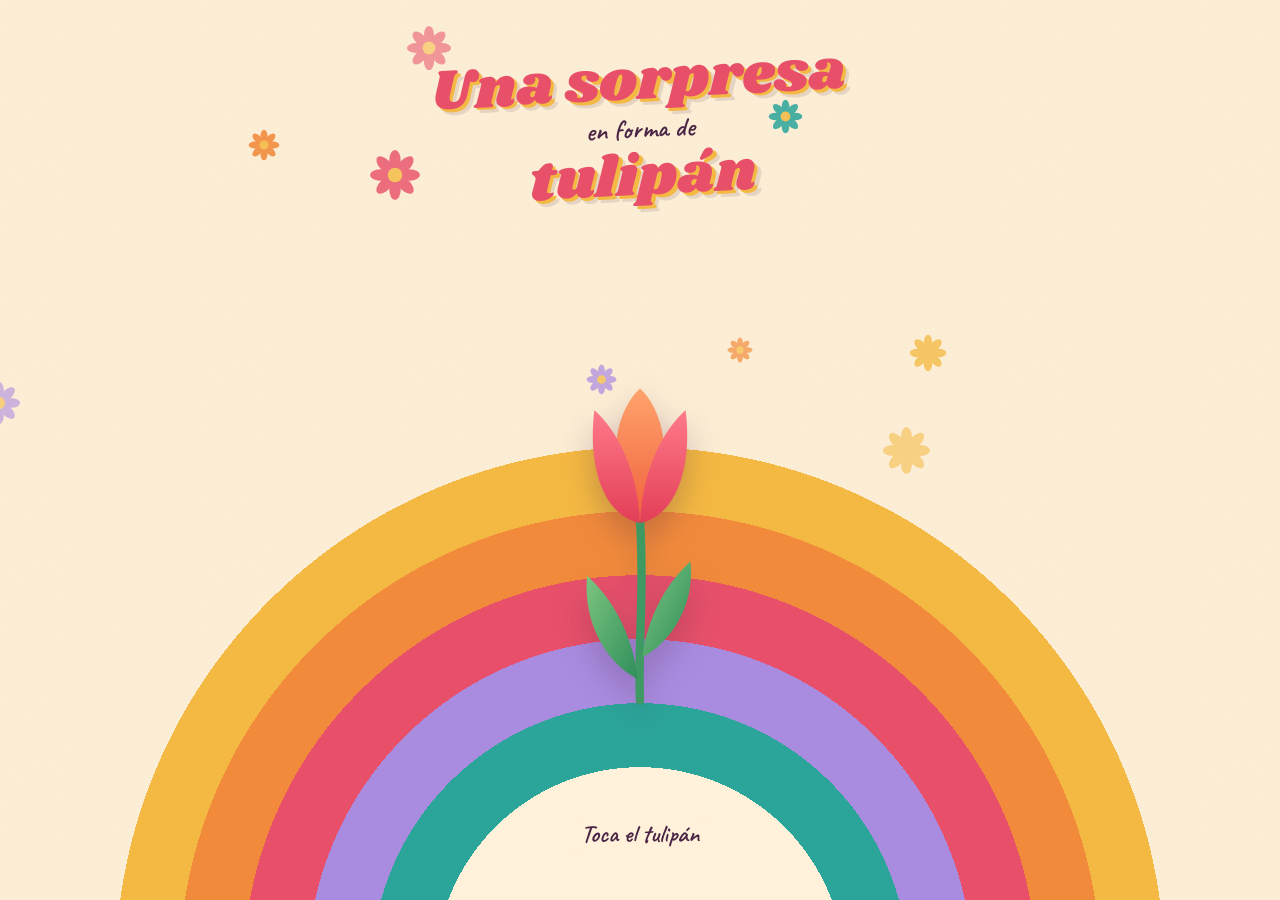
<file: demos/tulipan/index.html>
<!doctype html>
<html lang="es-CO">
<head>
  <meta charset="utf-8">
  <meta name="viewport" content="width=device-width, initial-scale=1, viewport-fit=cover">
  <meta name="robots" content="noindex, nofollow">
  <title>Una sorpresa en forma de tulipán · Ejemplo</title>
  <meta name="description" content="Carta sorpresa de ejemplo 🌷">
  <meta property="og:type" content="website">
  <meta property="og:title" content="Una sorpresa en forma de tulipán">
  <meta property="og:description" content="Carta sorpresa de ejemplo 🌷">
  <meta property="og:image" content="https://bayronlondono.com/demos/tulipan/og.jpg">
  <meta property="og:image:width" content="1200">
  <meta property="og:image:height" content="630">
  <meta property="og:image:alt" content="Un tulipán cerrado sobre un arcoíris de colores">
  <meta name="twitter:card" content="summary_large_image">
  <meta name="theme-color" content="#FFF1DA">
  <link rel="icon" href="data:image/svg+xml,%3Csvg xmlns='http://www.w3.org/2000/svg' viewBox='0 0 100 100'%3E%3Ctext y='.9em' font-size='90'%3E🌷%3C/text%3E%3C/svg%3E">
  <link rel="preconnect" href="https://fonts.googleapis.com">
  <link rel="preconnect" href="https://fonts.gstatic.com" crossorigin>
  <link rel="stylesheet" href="https://fonts.googleapis.com/css2?family=Caveat:wght@500;600&family=Fraunces:ital,opsz,wght@0,9..144,400;0,9..144,500;1,9..144,400&family=Shrikhand&display=swap">
  <link rel="stylesheet" href="assets/estilos.css">
  <script src="assets/tulipan.js" defer></script>
</head>
<body>
  <div class="arcoiris" aria-hidden="true"></div>
  <div class="margaritas" id="margaritas" aria-hidden="true"></div>

  <main class="escena">

    <!-- 1. El tulipán cerrado -->
    <section class="vista vista--capullo visible" id="v-capullo" aria-label="Sorpresa">
      <h1 class="titulo">Una sorpresa<span>en forma de</span>tulipán</h1>
      <button class="tulipan" id="tulipan" type="button" aria-label="Abrir el tulipán">
        <svg viewBox="0 0 200 320" aria-hidden="true" focusable="false">
          <defs>
            <linearGradient id="petalo-a" x1="0" y1="0" x2="0" y2="1">
              <stop offset="0" stop-color="#FF7A8A"/><stop offset="1" stop-color="#E23E57"/>
            </linearGradient>
            <linearGradient id="petalo-b" x1="0" y1="0" x2="0" y2="1">
              <stop offset="0" stop-color="#FFA36C"/><stop offset="1" stop-color="#F0603E"/>
            </linearGradient>
            <linearGradient id="hoja-verde" x1="0" y1="0" x2="1" y2="1">
              <stop offset="0" stop-color="#7CC47F"/><stop offset="1" stop-color="#2F8F5B"/>
            </linearGradient>
          </defs>
          <path class="tallo" d="M100 318C98 270 104 230 100 168"/>
          <path class="hoja-tallo hoja-tallo--izq" d="M98 300C70 286 52 250 56 214C76 232 94 262 98 300Z"/>
          <path class="hoja-tallo hoja-tallo--der" d="M102 282C128 268 146 236 142 202C122 220 106 248 102 282Z"/>
          <g class="flor">
            <path class="petalo petalo--centro" d="M100 58C126 82 128 140 100 168C72 140 74 82 100 58Z"/>
            <g class="pergamino-mini">
              <rect x="86" y="96" width="28" height="44" rx="3"/>
              <rect class="rodillo" x="82" y="92" width="36" height="8" rx="4"/>
              <rect class="rodillo" x="82" y="136" width="36" height="8" rx="4"/>
            </g>
            <path class="petalo petalo--izq" d="M100 170C70 164 56 124 62 76C80 92 98 124 100 170Z"/>
            <path class="petalo petalo--der" d="M100 170C130 164 144 124 138 76C120 92 102 124 100 170Z"/>
          </g>
        </svg>
      </button>
      <p class="pista">Toca el tulipán</p>
    </section>

    <!-- 2. El pergamino con la carta -->
    <section class="vista vista--carta" id="v-carta" aria-label="La carta" hidden>
      <div class="pergamino" id="pergamino">
        <div class="pergamino__rodillo pergamino__rodillo--arriba" aria-hidden="true"></div>
        <div class="pergamino__papel">
          <article class="carta" id="carta" tabindex="0">
            <p class="carta__encabezado">Una sorpresa en forma de tulipán</p>
            <p class="carta__saludo">Hola, persona bonita: esta es una carta de ejemplo. 🌷</p>
            <p class="capitular">Así se ve una sorpresa hecha a la medida: el tulipán se abre, sale el pergamino y aparece un mensaje escrito para una sola persona. Puede ser un cumpleaños, un aniversario, una disculpa, una invitación o simplemente un «pensé en ti».</p>
            <p>Cada detalle se diseña según la historia de quien la envía: los colores, la flor, las letras, las palabras y lo que pasa al final. Nada sale de una plantilla; todo se arma para que quien la abra sienta que fue hecha solo para ella.</p>
            <p class="carta__flor" aria-hidden="true"><span>✿</span><span>✿</span><span>✿</span></p>
            <p>Se envía como un enlace privado por WhatsApp. No hay que descargar nada: se abre en el celular, se lee con calma y se puede volver a abrir cuando se quiera.</p>
            <p>Esta es una versión de muestra. Las cartas reales son privadas, como deben ser estas cosas.</p>
            <p class="carta__flor" aria-hidden="true"><span>✿</span><span>✿</span><span>✿</span></p>
            <p class="carta__final">Si quieres sorprender a alguien así, escríbeme y la hacemos juntos: <em>con calma y con detalle.</em> 🌷</p>
            <button class="boton-flor" id="recibir" type="button">Recibir el tulipán 🌷</button>
          </article>
        </div>
        <div class="pergamino__rodillo pergamino__rodillo--abajo" aria-hidden="true"></div>
      </div>
      <p class="pista pista--carta" id="pista-carta">Desliza para leer ↓</p>
    </section>

    <!-- 3. El campo de tulipanes -->
    <section class="vista vista--campo" id="v-campo" aria-label="Final" hidden>
      <div class="final">
        <p class="final__titulo">Una sorpresa<span>en forma de</span>tulipán</p>
        <button class="boton-discreto" id="otra-vez" type="button">Leer de nuevo</button>
        <a class="boton-discreto" style="display:inline-block;margin-left:8px" href="/portafolio#detalles">Volver al portafolio</a>
      </div>
      <div class="campo" id="campo" aria-hidden="true"></div>
    </section>
  </main>

  <noscript><p class="sin-js">Para abrir esta sorpresa necesitas activar JavaScript.</p></noscript>
</body>
</html>
</file>
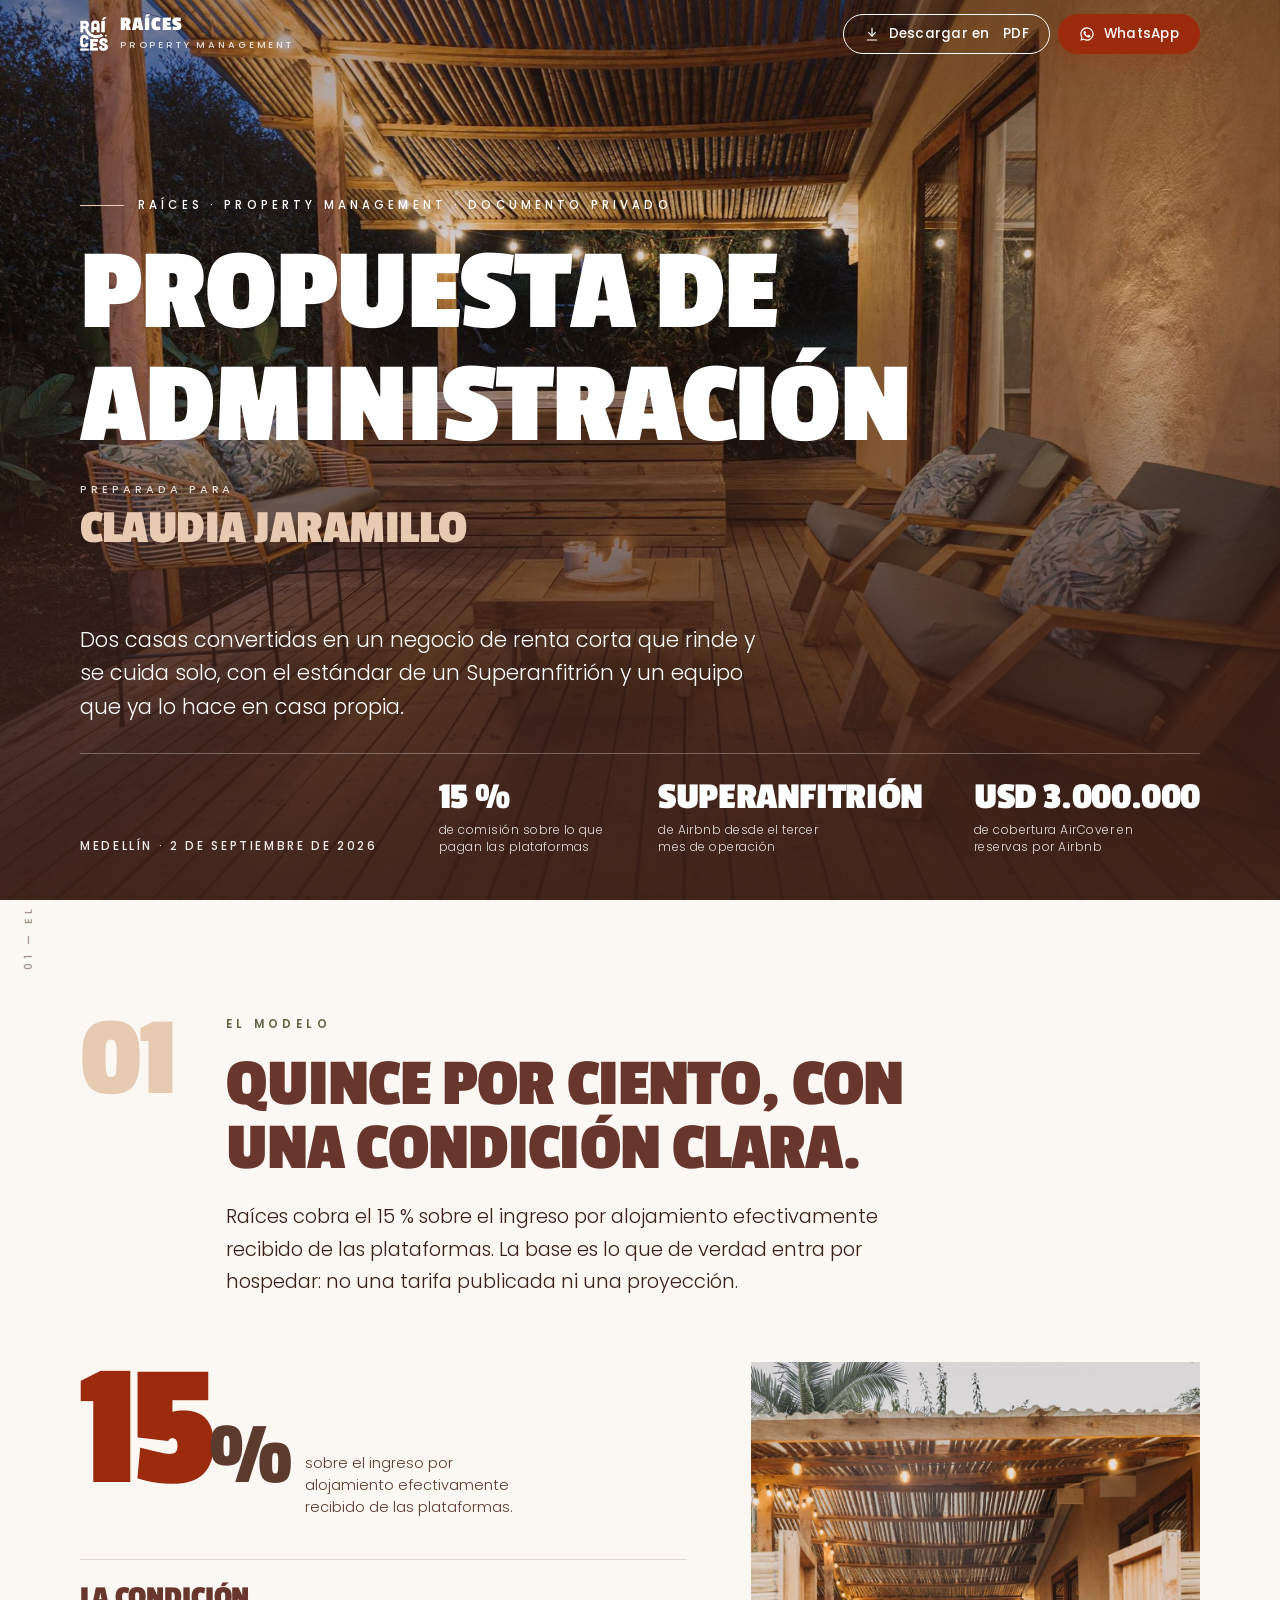
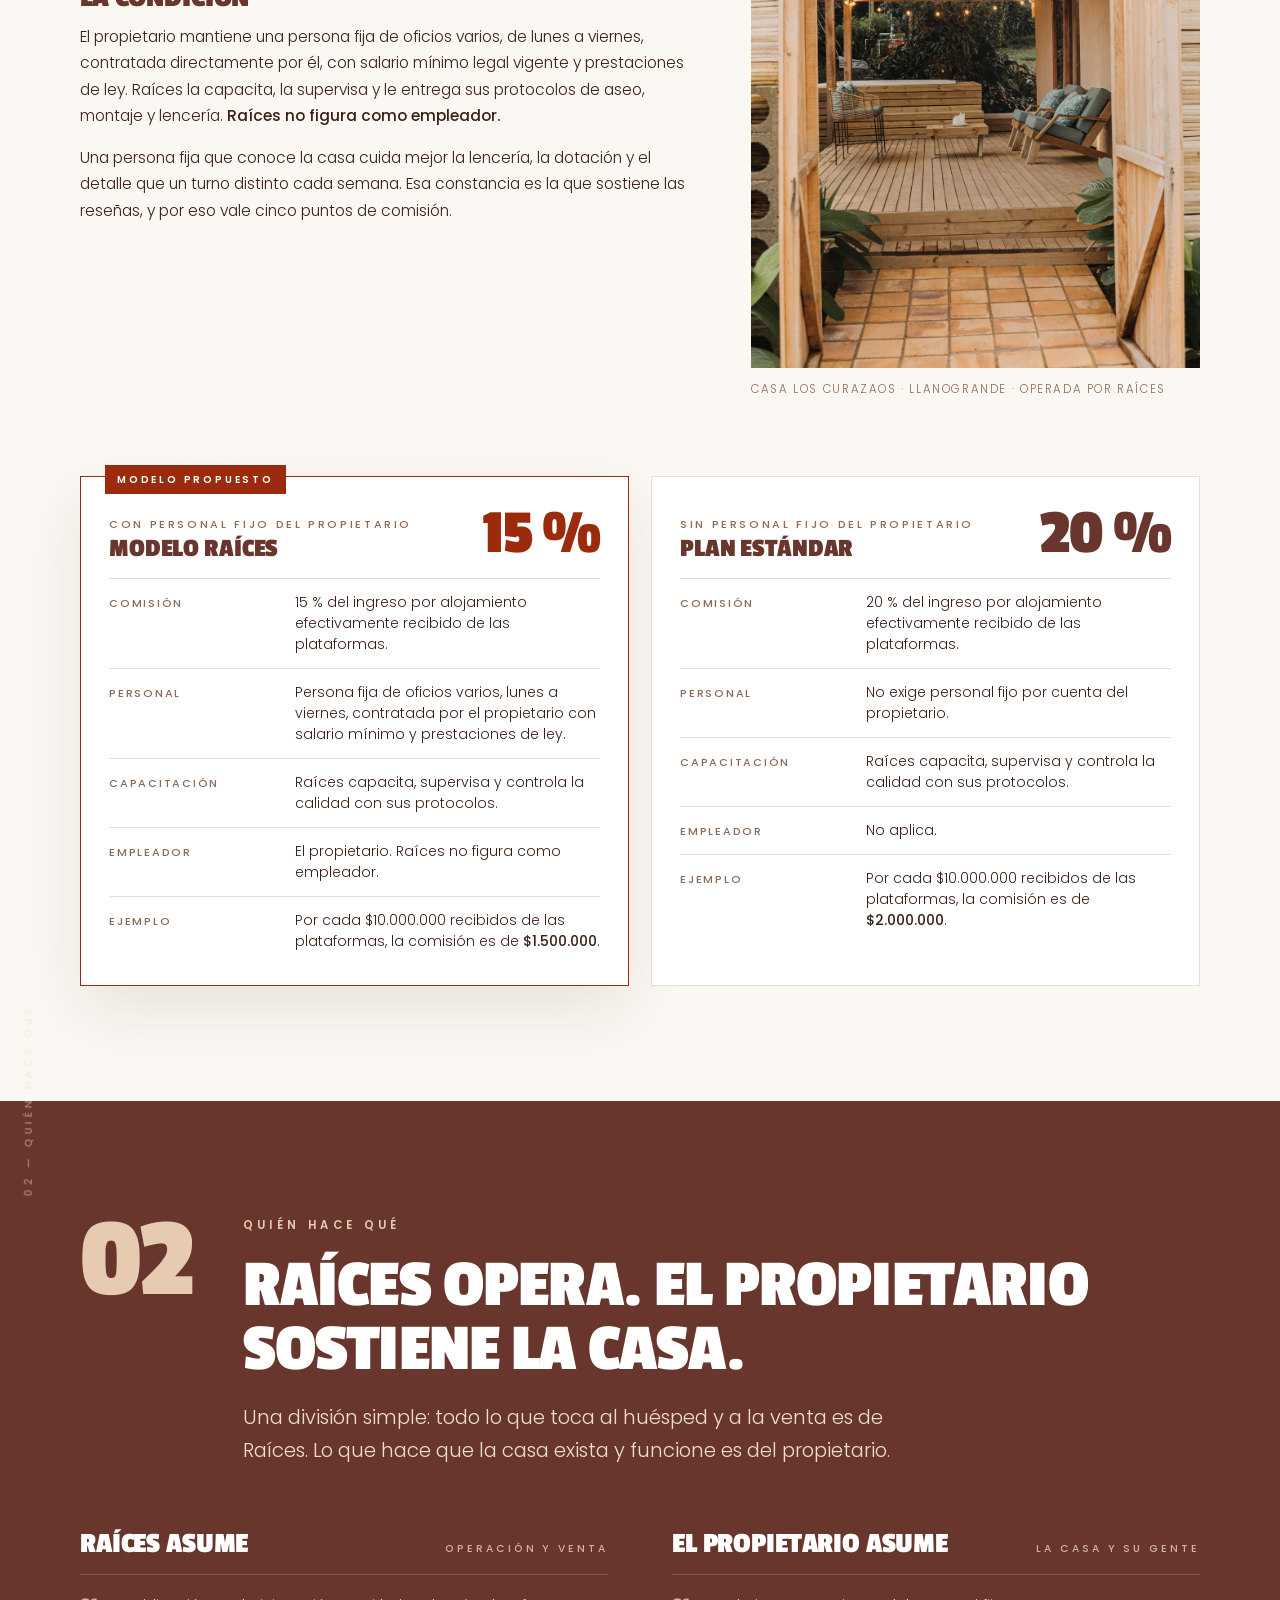
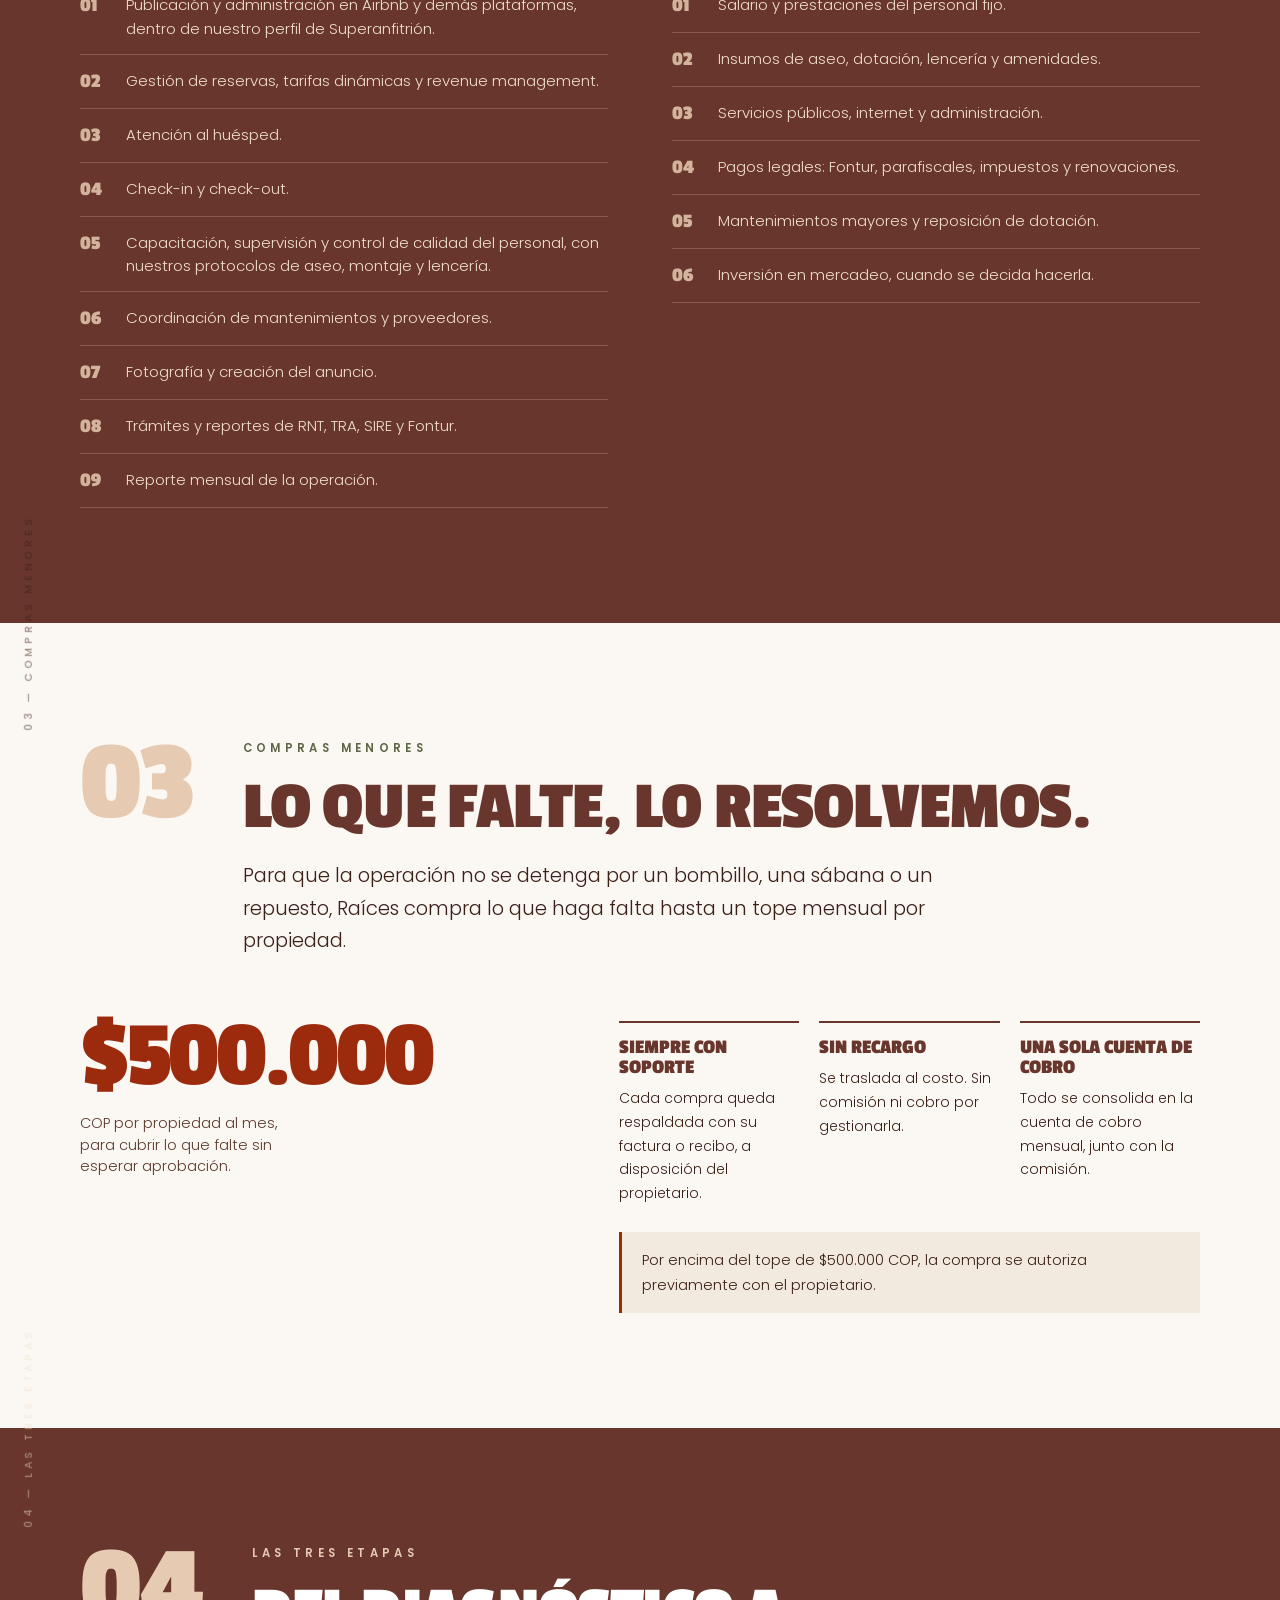
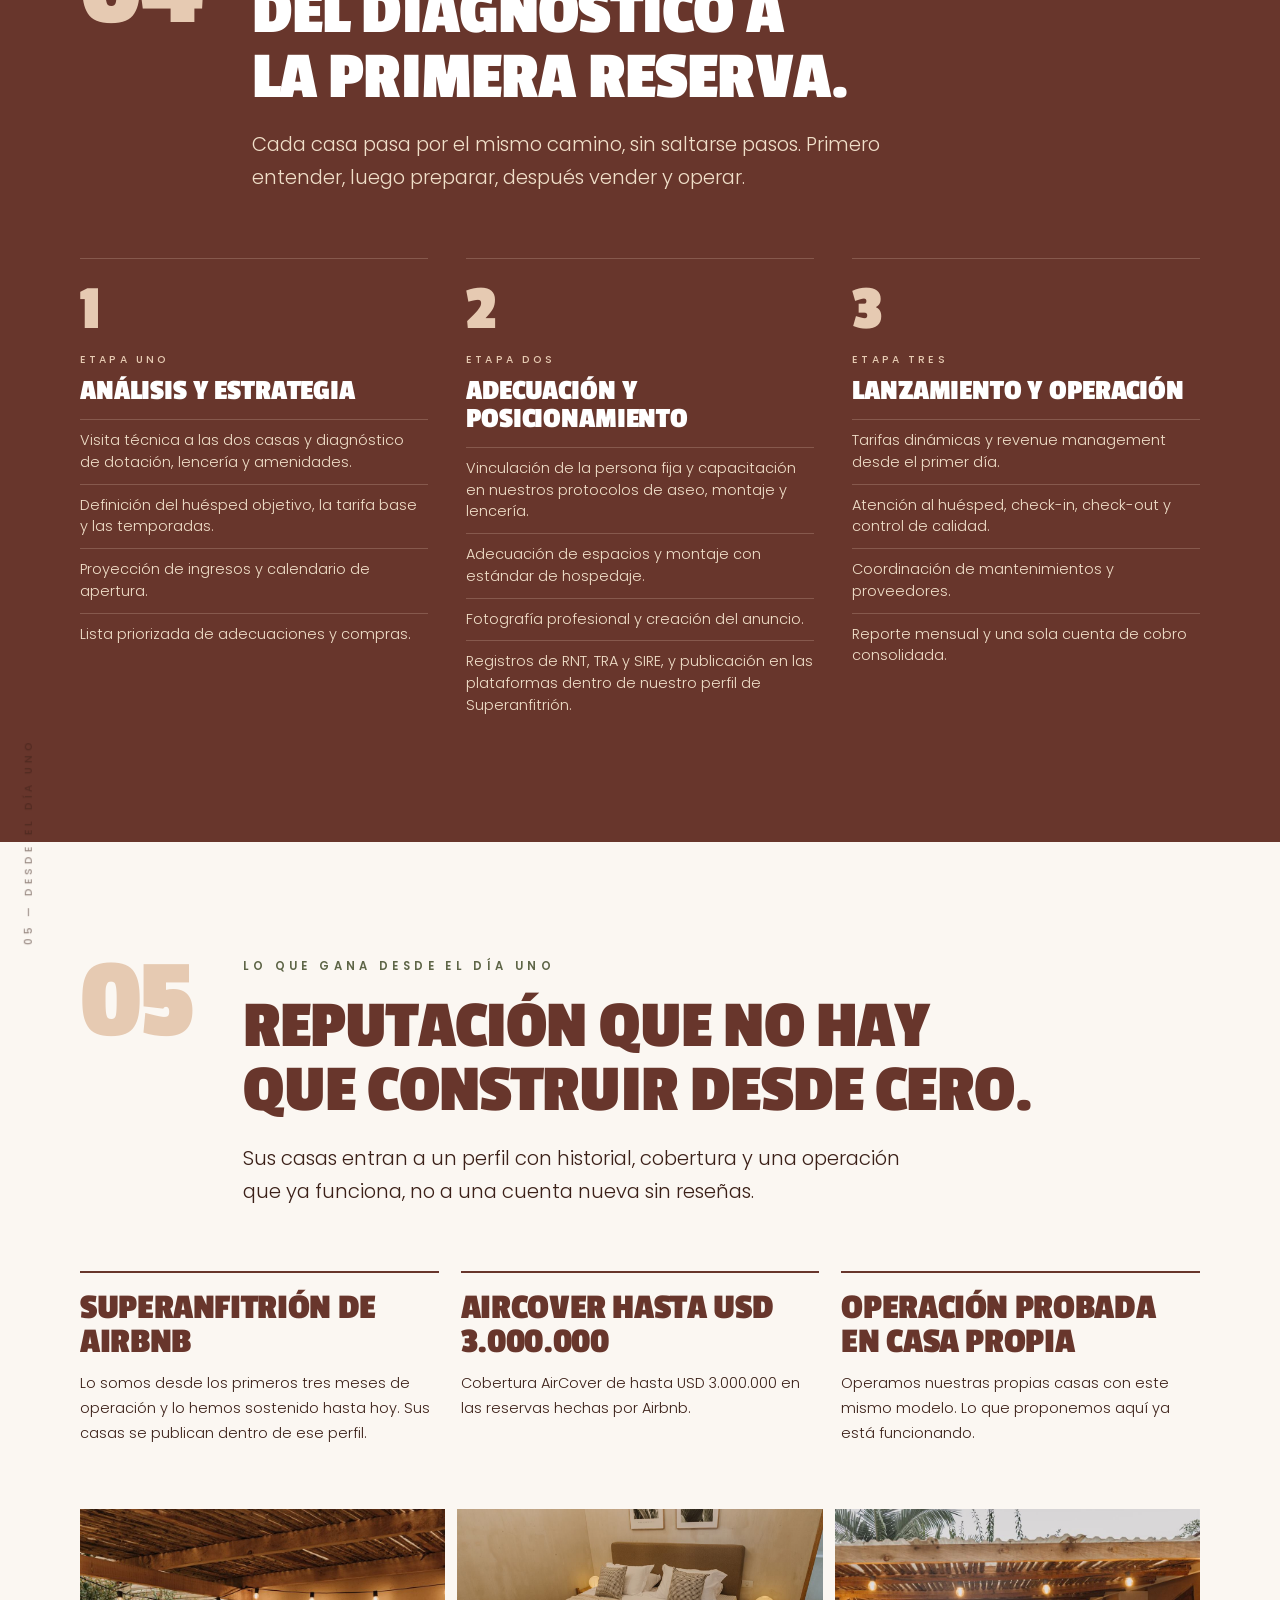
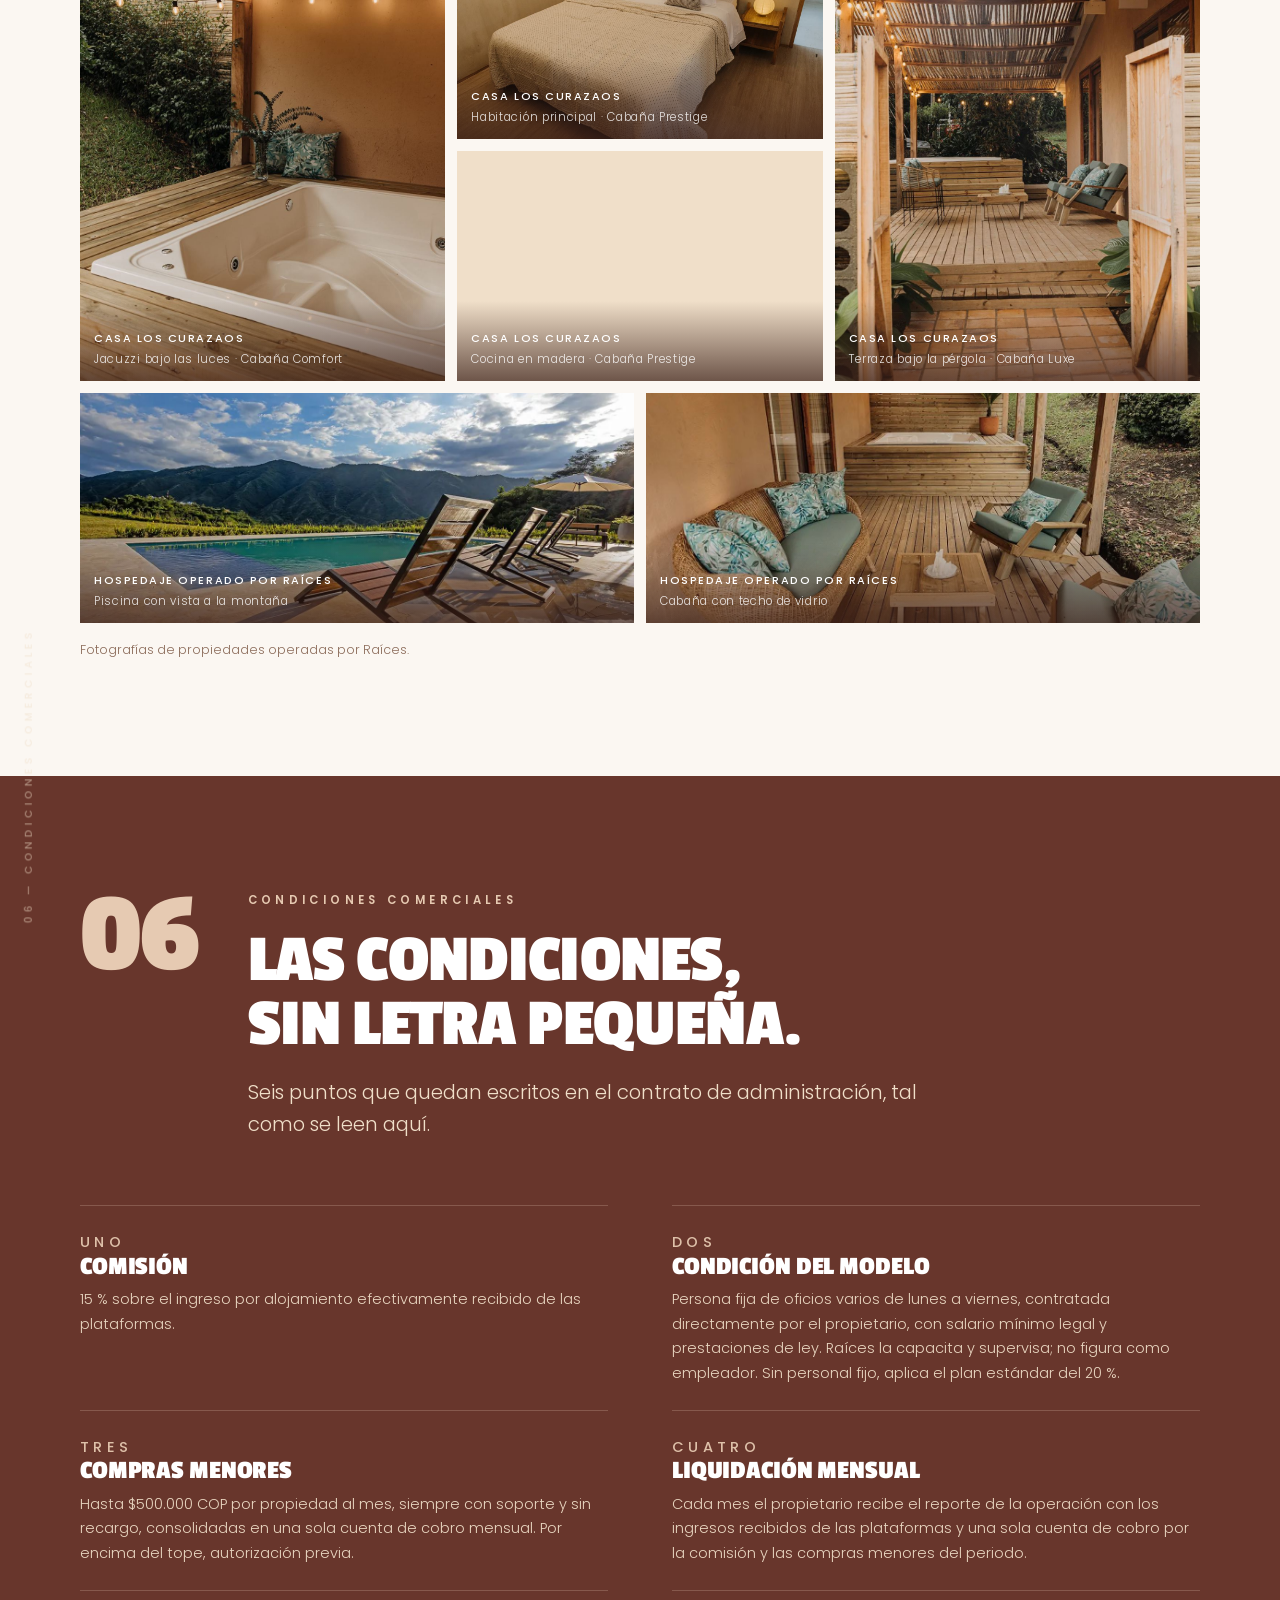
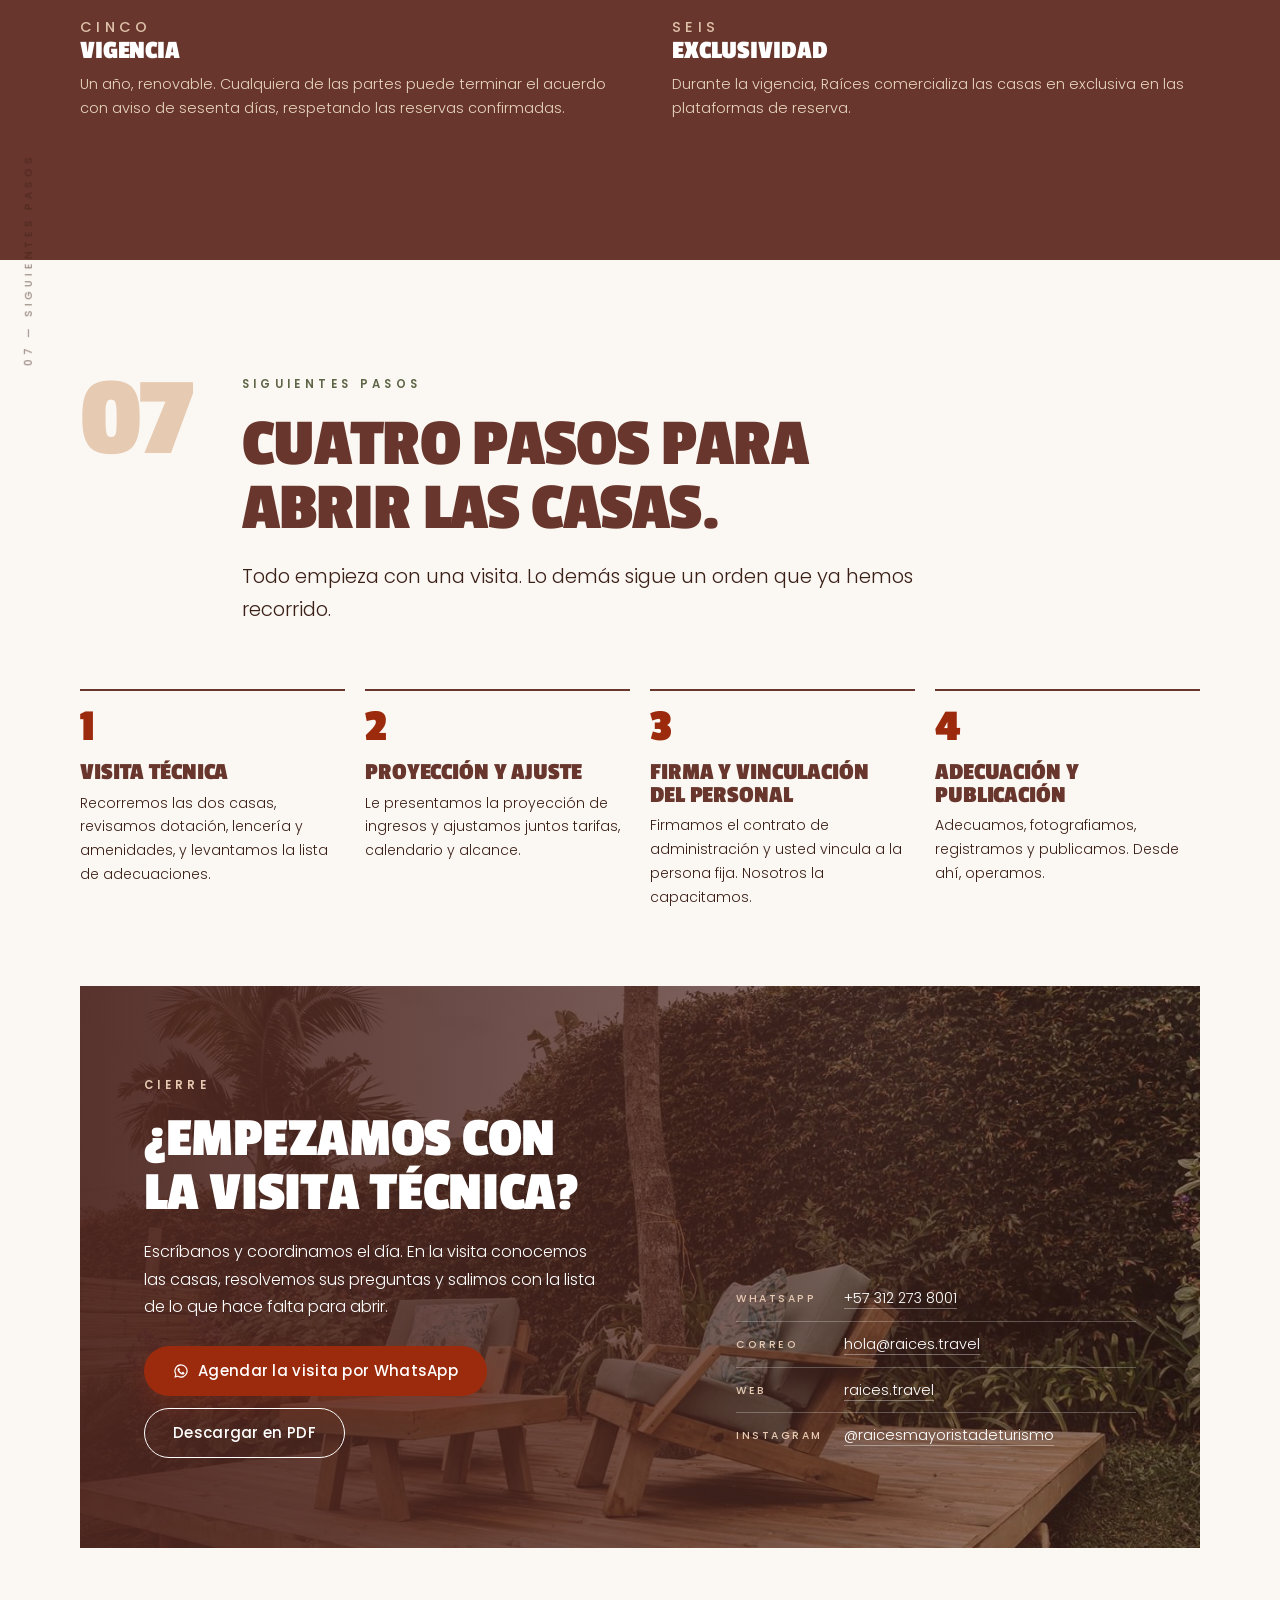
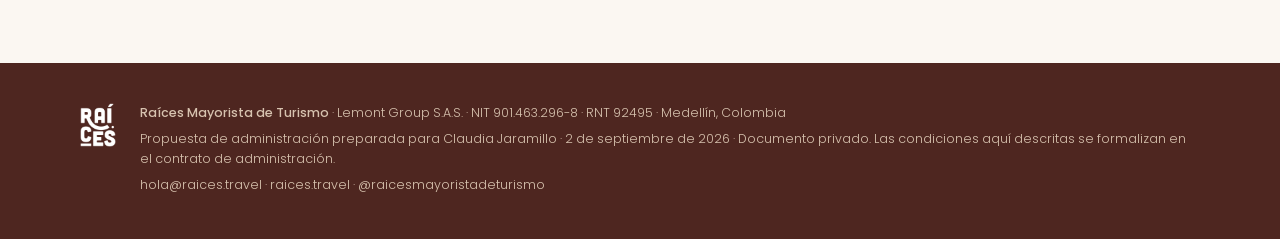
<file: propuestas/claudia-jaramillo/index.html>
<!DOCTYPE html>
<html lang="es">
<head>
  <meta charset="UTF-8">
  <meta name="viewport" content="width=device-width, initial-scale=1.0">
  <title>Propuesta de administración · Claudia Jaramillo · Raíces</title>
  <meta name="description" content="Propuesta de administración en renta corta para dos casas. Raíces Mayorista de Turismo · Property Management.">
  <!-- Documento privado: no se indexa. Vercel añade además la cabecera X-Robots-Tag para /propuestas/. -->
  <meta name="robots" content="noindex, nofollow, noarchive">
  <meta name="theme-color" content="#68362C">
  <link rel="icon" type="image/png" href="favicon.png">

  <!-- Previsualización al compartir el enlace (WhatsApp, correo). Si la propuesta se publica bajo otro dominio, actualizar estas dos URL absolutas. -->
  <meta property="og:title" content="Propuesta de administración · Claudia Jaramillo">
  <meta property="og:description" content="Dos casas operadas con estándar de Superanfitrión. Raíces · Property Management.">
  <meta property="og:image" content="https://bayronlondono.com/propuestas/claudia-jaramillo/img/og.jpg">
  <meta property="og:url" content="https://bayronlondono.com/propuestas/claudia-jaramillo/">
  <meta property="og:type" content="website">

  <link rel="preload" as="image" href="img/hero.jpg" media="(min-width: 720px)" fetchpriority="high">
  <link rel="preload" as="image" href="img/hero-sm.jpg" media="(max-width: 719px)" fetchpriority="high">
  <!-- Tipografías servidas desde esta misma carpeta (Passion One y Poppins, licencia OFL). Sin dependencias externas. -->
  <link rel="preload" as="font" type="font/woff2" href="fonts/PassionOne-700.woff2" crossorigin>
  <link rel="preload" as="font" type="font/woff2" href="fonts/Poppins-300.woff2" crossorigin>

  <style>
    /* =====================================================================
       RAÍCES · Propuesta de administración — sistema de diseño
       Paleta: Tierra #68362C · Atardecer #9C2B0D · Arena #E6CAB2 · Oliva #7D8561 · Papel #FBF7F2
       Tipografía: Passion One 700 (titulares, mayúsculas, tracking cerrado) · Poppins 300 (cuerpo)
       ===================================================================== */
    @font-face { font-family: 'Passion One'; font-style: normal; font-weight: 700; font-display: swap; src: url('fonts/PassionOne-700.woff2') format('woff2'); unicode-range: U+0000-00FF, U+0131, U+0152-0153, U+02BB-02BC, U+02C6, U+02DA, U+02DC, U+0304, U+0308, U+0329, U+2000-206F, U+20AC, U+2122, U+2191, U+2193, U+2212, U+2215, U+FEFF, U+FFFD; }
    @font-face { font-family: 'Poppins'; font-style: normal; font-weight: 300; font-display: swap; src: url('fonts/Poppins-300.woff2') format('woff2'); unicode-range: U+0000-00FF, U+0131, U+0152-0153, U+02BB-02BC, U+02C6, U+02DA, U+02DC, U+0304, U+0308, U+0329, U+2000-206F, U+20AC, U+2122, U+2191, U+2193, U+2212, U+2215, U+FEFF, U+FFFD; }
    @font-face { font-family: 'Poppins'; font-style: normal; font-weight: 500; font-display: swap; src: url('fonts/Poppins-500.woff2') format('woff2'); unicode-range: U+0000-00FF, U+0131, U+0152-0153, U+02BB-02BC, U+02C6, U+02DA, U+02DC, U+0304, U+0308, U+0329, U+2000-206F, U+20AC, U+2122, U+2191, U+2193, U+2212, U+2215, U+FEFF, U+FFFD; }
    @font-face { font-family: 'Poppins'; font-style: normal; font-weight: 600; font-display: swap; src: url('fonts/Poppins-600.woff2') format('woff2'); unicode-range: U+0000-00FF, U+0131, U+0152-0153, U+02BB-02BC, U+02C6, U+02DA, U+02DC, U+0304, U+0308, U+0329, U+2000-206F, U+20AC, U+2122, U+2191, U+2193, U+2212, U+2215, U+FEFF, U+FFFD; }

    :root {
      --tierra: #68362C;
      --tierra-deep: #4E2620;
      --atardecer: #9C2B0D;
      --atardecer-dark: #7E2109;
      --arena: #E6CAB2;
      --arena-soft: #F0DFC9;
      --oliva: #7D8561;
      --oliva-dark: #5E6547;
      --papel: #FBF7F2;
      --papel-2: #F3EADF;
      --ink: #3B2018;
      --ink-soft: #5C3A2E;
      --mute: #8A6A58;
      --line: rgba(59, 32, 24, 0.14);
      --line-light: rgba(230, 202, 178, 0.24);
      --display: "Passion One", "Arial Black", Impact, sans-serif;
      --body: "Poppins", system-ui, -apple-system, "Segoe UI", sans-serif;
      --ease: cubic-bezier(0.22, 0.61, 0.36, 1);
      --wrap: min(1120px, 92vw);
      --top-h: 68px;
    }

    *, *::before, *::after { box-sizing: border-box; }
    html { scroll-behavior: smooth; -webkit-text-size-adjust: 100%; }
    body {
      margin: 0;
      font-family: var(--body);
      font-weight: 300;
      font-size: 16px;
      line-height: 1.7;
      color: var(--ink);
      background: var(--papel);
      overflow-x: clip;
    }
    img { max-width: 100%; display: block; }
    a { color: inherit; }
    ::selection { background: var(--arena); color: var(--ink); }
    :focus-visible { outline: 2px solid var(--atardecer); outline-offset: 3px; }

    h1, h2, h3, .display {
      font-family: var(--display);
      font-weight: 700;
      text-transform: uppercase;
      letter-spacing: -0.012em;
      line-height: 0.95;
      margin: 0;
      text-wrap: balance;
    }
    h1 { font-size: clamp(40px, 10.5vw, 118px); }
    h2 { font-size: clamp(36px, 5.4vw, 68px); }
    h3 { font-size: clamp(22px, 2.4vw, 30px); letter-spacing: -0.005em; }
    p { margin: 0 0 1em; }
    strong { font-weight: 500; }

    .wrap { width: var(--wrap); margin-inline: auto; }
    .kicker {
      font-size: 11.5px;
      font-weight: 600;
      letter-spacing: 0.38em;
      text-transform: uppercase;
      margin: 0 0 18px;
      color: var(--oliva-dark);
    }
    .lead { font-size: clamp(17px, 1.55vw, 20px); line-height: 1.65; max-width: 58ch; }
    .skip-link { position: absolute; left: -999px; top: 8px; background: var(--atardecer); color: #fff; padding: 8px 14px; z-index: 100; }
    .skip-link:focus { left: 8px; }

    /* ---------- Botones ---------- */
    .btn {
      display: inline-flex;
      align-items: center;
      gap: 9px;
      padding: 11px 20px;
      border-radius: 999px;
      font-family: var(--body);
      font-weight: 500;
      font-size: 13.5px;
      letter-spacing: 0.02em;
      line-height: 1.2;
      text-decoration: none;
      border: 1px solid transparent;
      cursor: pointer;
      white-space: nowrap;
      transition: transform 0.25s var(--ease), background 0.25s, color 0.25s, border-color 0.25s, box-shadow 0.25s;
    }
    .btn:hover { transform: translateY(-2px); }
    .btn svg { width: 16px; height: 16px; flex: none; }
    .btn-primary { background: var(--atardecer); color: #fff; box-shadow: 0 10px 24px rgba(156, 43, 13, 0.28); }
    .btn-primary:hover { background: var(--atardecer-dark); }
    .btn-ghost { border-color: currentColor; background: transparent; color: inherit; }
    .btn-ghost:hover { background: rgba(255, 255, 255, 0.14); }
    .btn-lg { padding: 15px 28px; font-size: 15px; }

    /* ---------- Barra superior ---------- */
    .progress {
      position: fixed; top: 0; left: 0; z-index: 60;
      width: 100%; height: 2px;
      background: var(--atardecer);
      transform-origin: left center; transform: scaleX(0);
    }
    .top {
      position: fixed; inset: 0 0 auto 0; z-index: 50;
      height: var(--top-h);
      display: flex; align-items: center;
      color: #fff;
      transition: background 0.4s var(--ease), box-shadow 0.4s var(--ease), color 0.4s;
    }
    .top .wrap { display: flex; align-items: center; justify-content: space-between; gap: 16px; }
    .top-brand { display: flex; align-items: center; gap: 12px; text-decoration: none; }
    .top-brand img { height: 34px; width: auto; filter: brightness(0) invert(1); transition: filter 0.4s; }
    .top-brand b { font-family: var(--display); font-weight: 700; font-size: 20px; letter-spacing: 0.06em; text-transform: uppercase; line-height: 1; display: block; }
    .top-brand small { display: block; font-weight: 500; font-size: 9.5px; letter-spacing: 0.3em; text-transform: uppercase; opacity: 0.8; margin-top: 3px; }
    .top-actions { display: flex; gap: 8px; }
    .top.is-solid { background: rgba(251, 247, 242, 0.92); backdrop-filter: blur(10px); -webkit-backdrop-filter: blur(10px); box-shadow: 0 1px 0 var(--line); color: var(--tierra); }
    .top.is-solid .top-brand img { filter: none; }
    .top.is-solid .btn-ghost:hover { background: var(--tierra); color: var(--papel); border-color: var(--tierra); }

    /* ---------- Hero ---------- */
    .hero {
      position: relative;
      min-height: 100svh;
      display: flex; align-items: flex-end;
      color: #fff;
      isolation: isolate;
      overflow: hidden;
    }
    .hero-media { position: absolute; inset: 0; z-index: -2; background: var(--tierra-deep); }
    .hero-media img {
      width: 100%; height: 100%;
      object-fit: cover; object-position: center 62%;
      animation: heroIn 2.6s var(--ease) both;
    }
    @keyframes heroIn { from { transform: scale(1.07); filter: brightness(0.65); } to { transform: none; filter: brightness(1); } }
    .hero-scrim {
      position: absolute; inset: 0; z-index: -1;
      background: linear-gradient(180deg, rgba(59, 32, 24, 0.42) 0%, rgba(59, 32, 24, 0.10) 32%, rgba(59, 32, 24, 0.70) 68%, rgba(59, 32, 24, 0.92) 100%);
    }
    .hero-inner {
      width: var(--wrap); margin-inline: auto;
      padding: calc(var(--top-h) + 48px) 0 44px;
      display: grid; gap: 22px;
    }
    .hero-inner > * { animation: up 1.1s var(--ease) both; }
    .hero-inner > :nth-child(1) { animation-delay: 0.25s; }
    .hero-inner > :nth-child(2) { animation-delay: 0.40s; }
    .hero-inner > :nth-child(3) { animation-delay: 0.55s; }
    .hero-inner > :nth-child(4) { animation-delay: 0.70s; }
    .hero-inner > :nth-child(5) { animation-delay: 0.85s; }
    @keyframes up { from { opacity: 0; transform: translateY(26px); } to { opacity: 1; transform: none; } }

    .hero-k { display: flex; align-items: center; gap: 14px; font-size: 11.5px; font-weight: 500; letter-spacing: 0.36em; text-transform: uppercase; margin: 0; opacity: 0.92; }
    .hero-k::before { content: ""; width: 44px; height: 1px; background: var(--arena); }
    .hero h1 { max-width: 15ch; color: #fff; }
    .hero-name { font-family: var(--display); font-weight: 700; font-size: clamp(26px, 4vw, 48px); text-transform: uppercase; letter-spacing: -0.01em; line-height: 1; color: var(--arena); }
    .hero-name small { display: block; font-family: var(--body); font-weight: 500; font-size: 11px; letter-spacing: 0.36em; text-transform: uppercase; color: #fff; opacity: 0.8; margin-bottom: 10px; }
    .hero-value { font-size: clamp(17px, 1.7vw, 21px); max-width: 50ch; line-height: 1.6; margin: 0; opacity: 0.96; }
    .hero-foot {
      display: flex; flex-wrap: wrap; justify-content: space-between; align-items: flex-end; gap: 22px;
      padding-top: 24px; margin-top: 8px;
      border-top: 1px solid rgba(255, 255, 255, 0.3);
    }
    .hero-date { font-size: 12px; letter-spacing: 0.22em; text-transform: uppercase; font-weight: 500; margin: 0; opacity: 0.9; }
    .hero-facts { display: flex; flex-wrap: wrap; gap: clamp(18px, 4vw, 52px); }
    .fact b { display: block; font-family: var(--display); font-weight: 700; font-size: clamp(24px, 3vw, 38px); line-height: 1; letter-spacing: -0.01em; text-transform: uppercase; }
    .fact span { display: block; font-size: 12px; line-height: 1.4; letter-spacing: 0.04em; max-width: 21ch; margin-top: 6px; opacity: 0.85; }

    /* ---------- Secciones ---------- */
    .sec { position: relative; padding: clamp(72px, 9vw, 128px) 0; }
    .sec--papel { background: var(--papel); color: var(--ink); }
    .sec--papel h2, .sec--papel h3 { color: var(--tierra); }
    .sec--tierra { background: var(--tierra); color: var(--arena-soft); }
    .sec--tierra h2, .sec--tierra h3 { color: #fff; }
    .sec--tierra .kicker { color: var(--arena); }
    .sec--tierra .lead { color: var(--arena-soft); }

    /* Etiqueta vertical rotada en el borde izquierdo */
    .vlabel { position: absolute; left: clamp(8px, 1.6vw, 26px); top: 0; bottom: 0; pointer-events: none; }
    .vlabel span {
      position: sticky; top: 50vh;
      display: block;
      writing-mode: vertical-rl;
      transform: translateY(-50%) rotate(180deg);
      font-size: 10.5px; font-weight: 500; letter-spacing: 0.36em; text-transform: uppercase;
      white-space: nowrap; opacity: 0.5;
    }

    .sec-head {
      display: grid; grid-template-columns: auto 1fr;
      gap: clamp(18px, 4vw, 56px); align-items: start;
      margin-bottom: clamp(40px, 5vw, 72px);
    }
    .num { font-family: var(--display); font-weight: 700; font-size: clamp(64px, 9vw, 128px); line-height: 0.8; letter-spacing: -0.02em; color: var(--arena); }
    .sec--tierra .num { opacity: 0.35; }
    .sec-head h2 { margin: 8px 0 18px; }
    .sec-head .lead { margin: 0; }

    /* Animación de entrada al hacer scroll (solo con JS; sin JS todo es visible) */
    .js .reveal { opacity: 0; transform: translateY(22px); transition: opacity 1s var(--ease), transform 1s var(--ease); transition-delay: var(--d, 0s); }
    .js .reveal.is-in { opacity: 1; transform: none; }
    @media (prefers-reduced-motion: reduce) {
      .js .reveal { transition-duration: 0.35s; }
      .hero-media img { animation-duration: 0.6s; }
    }

    /* 01 · El modelo */
    .model { display: grid; grid-template-columns: 1.15fr 0.85fr; gap: clamp(28px, 5vw, 80px); align-items: start; }
    .stat { display: flex; align-items: flex-end; gap: 18px; flex-wrap: wrap; }
    .stat b { font-family: var(--display); font-weight: 700; font-size: clamp(96px, 14vw, 190px); line-height: 0.78; letter-spacing: -0.035em; color: var(--atardecer); }
    .stat span { max-width: 24ch; font-size: 14.5px; line-height: 1.5; color: var(--ink-soft); padding-bottom: 6px; }
    .cond { border-top: 1px solid var(--line); padding-top: 24px; margin-top: 34px; }
    .cond h3 { margin-bottom: 12px; }
    .cond p { font-size: 15.5px; }
    .cond p:last-child { margin-bottom: 0; }
    .model-fig { margin: 0; position: relative; }
    .model-fig img { width: 100%; height: auto; aspect-ratio: 4 / 5.4; object-fit: cover; }
    .model-fig figcaption { font-size: 11.5px; letter-spacing: 0.14em; text-transform: uppercase; color: var(--mute); margin-top: 12px; }

    .plans { display: grid; grid-template-columns: 1fr 1fr; gap: 22px; margin-top: clamp(44px, 6vw, 80px); }
    .plan { position: relative; border: 1px solid var(--line); padding: 30px 28px 20px; background: #fff; }
    .plan--hi { border-color: var(--atardecer); box-shadow: 0 24px 60px rgba(59, 32, 24, 0.09); }
    .plan-tag { position: absolute; top: -12px; left: 24px; background: var(--atardecer); color: #fff; font-size: 10px; font-weight: 600; letter-spacing: 0.28em; text-transform: uppercase; padding: 6px 12px; }
    .plan-head { display: flex; justify-content: space-between; align-items: flex-end; gap: 14px; border-bottom: 1px solid var(--line); padding-bottom: 16px; }
    .plan-head h3 { font-size: clamp(20px, 2vw, 26px); }
    .plan-head small { display: block; font-family: var(--body); font-size: 11px; letter-spacing: 0.24em; text-transform: uppercase; font-weight: 500; color: var(--mute); margin-bottom: 8px; }
    .plan-pct { font-family: var(--display); font-weight: 700; font-size: clamp(52px, 5vw, 68px); line-height: 0.85; color: var(--tierra); letter-spacing: -0.02em; white-space: nowrap; }
    .plan--hi .plan-pct { color: var(--atardecer); }
    .plan dl { margin: 0; }
    .plan .row { display: grid; grid-template-columns: 0.72fr 1.28fr; gap: 14px; padding: 13px 0; border-bottom: 1px solid var(--line); font-size: 14px; line-height: 1.5; }
    .plan .row:last-child { border-bottom: 0; }
    .row dt { font-weight: 500; color: var(--mute); font-size: 11px; letter-spacing: 0.16em; text-transform: uppercase; padding-top: 3px; }
    .row dd { margin: 0; }

    /* 02 · Quién hace qué */
    .duo { display: grid; grid-template-columns: 1fr 1fr; gap: clamp(28px, 5vw, 84px); }
    .col h3 { display: flex; justify-content: space-between; align-items: baseline; gap: 14px; font-size: clamp(22px, 2.3vw, 30px); padding-bottom: 16px; border-bottom: 1px solid var(--line-light); margin-bottom: 4px; }
    .col h3 small { font-family: var(--body); font-size: 10.5px; letter-spacing: 0.28em; font-weight: 500; text-transform: uppercase; color: var(--arena); opacity: 0.85; }
    .list { list-style: none; margin: 0; padding: 0; }
    .list li { display: grid; grid-template-columns: 34px 1fr; gap: 12px; padding: 14px 0; border-bottom: 1px solid var(--line-light); font-size: 15px; line-height: 1.55; }
    .list li i { font-style: normal; font-family: var(--display); font-weight: 700; font-size: 20px; line-height: 1.25; color: var(--arena); opacity: 0.85; }

    /* 03 · Compras menores */
    .minor { display: grid; grid-template-columns: 0.9fr 1.1fr; gap: clamp(28px, 5vw, 80px); align-items: start; }
    .minor .stat b { font-size: clamp(56px, 7.4vw, 104px); }
    .tri { display: grid; grid-template-columns: repeat(3, 1fr); gap: 20px; }
    .tri div { border-top: 2px solid var(--tierra); padding-top: 14px; }
    .tri h4 { font-family: var(--display); font-weight: 700; text-transform: uppercase; font-size: 20px; letter-spacing: 0; line-height: 1; margin: 0 0 10px; color: var(--tierra); }
    .tri p { font-size: 14px; margin: 0; }
    .note { margin-top: 26px; padding: 16px 20px; background: var(--papel-2); border-left: 3px solid var(--atardecer); font-size: 14.5px; }
    .note p { margin: 0; }

    /* 04 · Las tres etapas */
    .stages { display: grid; grid-template-columns: repeat(3, 1fr); gap: clamp(20px, 3vw, 44px); }
    .stage { border-top: 1px solid var(--line-light); padding-top: 24px; }
    .stage-n { font-family: var(--display); font-weight: 700; font-size: 64px; line-height: 0.85; color: var(--arena); }
    .stage-k { font-size: 10.5px; letter-spacing: 0.3em; text-transform: uppercase; font-weight: 500; color: var(--arena); margin: 14px 0 8px; }
    .stage h3 { font-size: clamp(22px, 2.3vw, 30px); margin-bottom: 14px; }
    .stage ul { list-style: none; padding: 0; margin: 0; }
    .stage li { padding: 10px 0; border-top: 1px solid var(--line-light); font-size: 14.5px; line-height: 1.5; }

    /* 05 · Lo que gana desde el día uno */
    .gains { display: grid; grid-template-columns: repeat(3, 1fr); gap: 22px; margin-bottom: clamp(44px, 5vw, 64px); }
    .gain { border-top: 2px solid var(--tierra); padding-top: 18px; }
    .gain b { display: block; font-family: var(--display); font-weight: 700; text-transform: uppercase; font-size: clamp(26px, 2.8vw, 36px); line-height: 0.95; letter-spacing: -0.01em; color: var(--tierra); margin-bottom: 12px; }
    .gain p { font-size: 14.5px; margin: 0; }
    .gallery { display: grid; grid-template-columns: repeat(6, 1fr); grid-auto-rows: clamp(150px, 19vw, 230px); gap: 12px; }
    .gallery figure { margin: 0; position: relative; overflow: hidden; background: var(--arena-soft); }
    .gallery img { width: 100%; height: 100%; object-fit: cover; transition: transform 1.2s var(--ease); }
    .gallery figure:hover img { transform: scale(1.04); }
    .gallery figcaption {
      position: absolute; left: 0; right: 0; bottom: 0;
      padding: 28px 14px 12px;
      font-size: 11px; font-weight: 500; letter-spacing: 0.14em; text-transform: uppercase; color: #fff;
      background: linear-gradient(180deg, rgba(59, 32, 24, 0) 0%, rgba(59, 32, 24, 0.72) 100%);
    }
    .gallery figcaption span { display: block; font-weight: 300; font-size: 11.5px; letter-spacing: 0.06em; text-transform: none; opacity: 0.85; margin-top: 2px; }
    .g1 { grid-column: 1 / 3; grid-row: 1 / 3; }
    .g2 { grid-column: 3 / 5; grid-row: 1 / 2; }
    .g3 { grid-column: 5 / 7; grid-row: 1 / 3; }
    .g4 { grid-column: 3 / 5; grid-row: 2 / 3; }
    .g5 { grid-column: 1 / 4; grid-row: 3 / 4; }
    .g6 { grid-column: 4 / 7; grid-row: 3 / 4; }
    .gallery-note { font-size: 12.5px; color: var(--mute); margin: 16px 0 0; }

    /* 06 · Condiciones */
    .terms { display: grid; grid-template-columns: 1fr 1fr; gap: 0 clamp(28px, 5vw, 80px); }
    .term { padding: 24px 0; border-top: 1px solid var(--line-light); }
    .term-n { font-size: 10.5px; letter-spacing: 0.3em; text-transform: uppercase; font-weight: 500; color: var(--arena); margin: 0 0 10px; }
    .term h3 { font-size: clamp(20px, 2vw, 26px); margin-bottom: 8px; }
    .term p { font-size: 14.5px; margin: 0; opacity: 0.94; }

    /* 07 · Siguientes pasos */
    .steps { display: grid; grid-template-columns: repeat(4, 1fr); gap: 20px; margin-bottom: clamp(44px, 6vw, 80px); }
    .step { border-top: 2px solid var(--tierra); padding-top: 16px; }
    .step i { font-style: normal; font-family: var(--display); font-weight: 700; font-size: 46px; line-height: 0.9; color: var(--atardecer); display: block; }
    .step h3 { font-size: clamp(19px, 1.9vw, 24px); margin: 12px 0 8px; }
    .step p { font-size: 14px; margin: 0; }

    .cta {
      position: relative; overflow: hidden; isolation: isolate;
      color: #fff;
      padding: clamp(48px, 7vw, 96px) clamp(22px, 5vw, 64px);
      display: grid; grid-template-columns: 1.15fr 0.85fr; gap: clamp(28px, 4vw, 56px); align-items: end;
    }
    .cta-media { position: absolute; inset: 0; z-index: -2; background: var(--tierra-deep); }
    .cta-media img { width: 100%; height: 100%; object-fit: cover; }
    .cta-scrim { position: absolute; inset: 0; z-index: -1; background: linear-gradient(90deg, rgba(78, 38, 32, 0.93) 0%, rgba(78, 38, 32, 0.72) 50%, rgba(78, 38, 32, 0.40) 100%); }
    .cta .kicker { color: var(--arena); }
    .cta h3 { font-size: clamp(32px, 4.4vw, 58px); color: #fff; margin-bottom: 18px; }
    .cta p { max-width: 46ch; }
    .cta-actions { display: flex; flex-wrap: wrap; gap: 12px; margin-top: 26px; }
    .cta-actions .btn { white-space: normal; text-align: center; }
    .contact { list-style: none; margin: 0; padding: 0; font-size: 14.5px; }
    .contact li { display: grid; grid-template-columns: 96px 1fr; gap: 12px; padding: 10px 0; border-top: 1px solid rgba(255, 255, 255, 0.25); }
    .contact li:first-child { border-top: 0; }
    .contact b { font-weight: 500; font-size: 10.5px; letter-spacing: 0.24em; text-transform: uppercase; color: var(--arena); padding-top: 4px; }
    .contact a { text-decoration: none; border-bottom: 1px solid rgba(255, 255, 255, 0.35); }
    .contact a:hover { border-color: #fff; }

    /* Pie */
    .foot { background: var(--tierra-deep); color: var(--arena-soft); padding: 40px 0 44px; font-size: 12.5px; line-height: 1.6; }
    .foot .wrap { display: grid; grid-template-columns: auto 1fr; gap: 24px; align-items: start; }
    .foot img { height: 44px; width: auto; }
    .foot p { margin: 0 0 6px; opacity: 0.85; }
    .foot p:last-child { margin: 0; }

    /* ---------- Responsive ---------- */
    @media (max-width: 1000px) {
      .vlabel { display: none; }
      .model, .minor, .duo, .terms, .cta { grid-template-columns: 1fr; }
      .model-fig { max-width: 520px; }
      .steps { grid-template-columns: 1fr 1fr; }
    }
    @media (max-width: 760px) {
      .sec-head { grid-template-columns: 1fr; gap: 8px; }
      .num { font-size: clamp(56px, 16vw, 84px); }
      .stages, .gains, .tri { grid-template-columns: 1fr; }
      .plans { grid-template-columns: 1fr; }
      .gallery { grid-template-columns: 1fr 1fr; grid-auto-rows: clamp(150px, 42vw, 220px); grid-auto-flow: dense; gap: 10px; }
      .gallery figure { grid-column: auto; grid-row: auto; }
      .g1, .g3 { grid-row: span 2; }
      .top-brand small, .btn .lbl-long { display: none; }
      .foot .wrap { grid-template-columns: 1fr; }
      .hero-inner { padding-top: calc(var(--top-h) + 34px); gap: 18px; }
      .hero-facts { gap: 18px 28px; }
      .cta { padding: 40px 22px; }
      .contact li { grid-template-columns: 82px 1fr; }
    }
    @media (max-width: 520px) {
      .steps { grid-template-columns: 1fr; }
      .plan { padding: 26px 20px 16px; }
      .plan-pct { font-size: 44px; }
      .cta-actions { flex-direction: column; align-items: stretch; }
      .cta-actions .btn { justify-content: center; }
      .plan .row { grid-template-columns: 1fr; gap: 4px; }
      .top-actions .btn { padding: 9px 14px; font-size: 12.5px; }
    }

    /* =====================================================================
       IMPRESIÓN / PDF — el documento se lee en papel, en tamaño carta,
       con fondo claro, sin barras ni animaciones. Máximo seis páginas.
       ===================================================================== */
    @page { size: letter; margin: 11mm 13mm 12mm; }
    @media print {
      html { font-size: 10.5px; }
      body { background: #fff; color: #2A1710; font-size: 10pt; line-height: 1.42; }
      .top, .progress, .vlabel, .skip-link, .btn-print, .hero-scrim, .cta-scrim, .cta-media { display: none !important; }
      .reveal, .hero-inner > * { opacity: 1 !important; transform: none !important; animation: none !important; transition: none !important; }
      .hero-media img { animation: none !important; }
      img { break-inside: avoid; }

      h1 { font-size: 30pt; }
      h2 { font-size: 19pt; }
      h3 { font-size: 12.5pt; }
      .kicker { font-size: 7.5pt; margin-bottom: 5pt; }
      .lead { font-size: 10.5pt; line-height: 1.4; max-width: none; }
      .wrap { width: 100%; }

      /* Hero: foto en banda + texto en tinta */
      .hero { display: block; min-height: 0; color: #2A1710; overflow: visible; }
      .hero-media { position: static; height: 52mm; }
      .hero-media img { height: 52mm; object-fit: cover; }
      .hero-inner { padding: 5mm 0 0; gap: 6pt; }
      .hero h1 { color: var(--tierra); max-width: none; }
      .hero-name { color: var(--atardecer); font-size: 17pt; }
      .hero-name small { color: #2A1710; opacity: 0.7; margin-bottom: 3pt; }
      .hero-value { font-size: 10.5pt; max-width: none; }
      .hero-foot { border-top-color: #bbb; padding-top: 7pt; margin-top: 2pt; }
      .fact b { font-size: 15pt; }
      .fact span { font-size: 8pt; }
      .hero-k::before { background: var(--tierra); }

      .sec { padding: 4mm 0 2mm; }
      .sec--papel { background: #fff; }
      .sec--tierra { background: #fff; color: #2A1710; }
      .sec--tierra h2, .sec--tierra h3, .sec--papel h2, .sec--papel h3 { color: var(--tierra); }
      .sec--tierra .kicker, .kicker { color: var(--oliva-dark); }
      .sec--tierra .lead { color: #2A1710; }
      .sec-head { grid-template-columns: auto 1fr; gap: 7mm; margin-bottom: 3mm; break-inside: avoid; break-after: avoid; }
      .sec-head h2 { margin: 2pt 0 5pt; }
      .num { font-size: 36pt; color: var(--arena); opacity: 1; }
      .sec--tierra .num { opacity: 1; }
      .list li, .stage li, .term, .stage, .col h3, .step, .gain, .tri div, .cond, .contact li { border-color: #d9cfc4 !important; }
      .list li i, .stage-n, .stage-k, .term-n, .col h3 small { color: var(--atardecer); opacity: 1; }
      .list li { font-size: 9.5pt; padding: 3pt 0; }
      .list li i { font-size: 11pt; }

      .model { grid-template-columns: 1.35fr 0.65fr; gap: 8mm; break-inside: avoid; }
      .stat b { font-size: 46pt; }
      .stat span { font-size: 9pt; }
      .cond { margin-top: 5mm; padding-top: 3mm; }
      .cond p { font-size: 9.5pt; }
      .model-fig img { aspect-ratio: 1 / 1; }
      .model-fig figcaption { font-size: 7pt; margin-top: 3pt; }
      .plans { grid-template-columns: 1fr 1fr; gap: 6mm; margin-top: 4mm; break-inside: avoid; }
      .plan { padding: 10pt 10pt 2pt; box-shadow: none; }
      .plan-pct { font-size: 24pt; }
      .plan .row { font-size: 8.5pt; padding: 3pt 0; }
      .row dt { font-size: 7pt; }

      .duo { grid-template-columns: 1fr 1fr; gap: 8mm; break-inside: avoid; }
      .minor { grid-template-columns: 0.8fr 1.2fr; gap: 8mm; break-inside: avoid; }
      .minor .stat b { font-size: 30pt; }
      .tri { grid-template-columns: repeat(3, 1fr); gap: 5mm; }
      .tri h4 { font-size: 11pt; }
      .tri p, .note { font-size: 9pt; }
      .note { margin-top: 4mm; padding: 7pt 9pt; background: #F3EADF; -webkit-print-color-adjust: exact; print-color-adjust: exact; }

      .stages { grid-template-columns: repeat(3, 1fr); gap: 6mm; break-inside: avoid; }
      .stage { padding-top: 3mm; }
      .stage-n { font-size: 24pt; }
      .stage li { font-size: 9pt; padding: 3.5pt 0; }
      .stage h3 { margin-bottom: 5pt; }

      .gains { grid-template-columns: repeat(3, 1fr); gap: 6mm; margin-bottom: 5mm; break-inside: avoid; }
      .gain b { font-size: 13pt; }
      .gain p { font-size: 9pt; }
      .gallery { grid-template-columns: repeat(3, 1fr); grid-auto-rows: auto; gap: 3.5mm; break-inside: avoid; }
      .gallery figure { grid-column: auto !important; grid-row: auto !important; background: none; }
      .gallery img { height: 40mm; }
      .gallery figcaption { position: static; padding: 3pt 0 0; background: none; color: #2A1710; font-size: 7pt; }
      .gallery figcaption span { font-size: 7.5pt; opacity: 0.8; }
      .gallery-note { font-size: 7.5pt; margin-top: 3mm; }

      .terms { grid-template-columns: 1fr 1fr; gap: 0 10mm; }
      .term { padding: 3.5mm 0; break-inside: avoid; }
      .term p { font-size: 9pt; }

      .steps { grid-template-columns: repeat(4, 1fr); gap: 5mm; margin-bottom: 5mm; break-inside: avoid; }
      .step i { font-size: 20pt; }
      .step p { font-size: 9pt; }
      .cta { grid-template-columns: 1fr 1fr; gap: 8mm; padding: 5mm 0 0; color: #2A1710; border-top: 1px solid #d9cfc4; break-inside: avoid; }
      .cta h3 { color: var(--tierra); font-size: 18pt; }
      .cta .kicker, .contact b { color: var(--oliva-dark); }
      .cta p { font-size: 9.5pt; }
      .btn-wa { display: none !important; }
      .contact li { padding: 4pt 0; font-size: 9.5pt; }
      .contact a { border-bottom: 0; }

      .foot { background: #fff; color: #2A1710; padding: 5mm 0 0; border-top: 1px solid #d9cfc4; font-size: 8pt; break-inside: avoid; }
      .foot img { filter: brightness(0) sepia(1) saturate(4) hue-rotate(-20deg) brightness(0.5); height: 10mm; }
    }
  </style>
  <script>document.documentElement.classList.add("js");</script>
</head>
<body>
<a class="skip-link" href="#modelo">Saltar al contenido</a>
<div class="progress" data-progress aria-hidden="true"></div>

<header class="top" data-top>
  <div class="wrap">
    <a class="top-brand" href="#top" aria-label="Raíces — inicio de la propuesta">
      <img src="img/logo-mark.png" alt="" width="213" height="260">
      <span><b>Raíces</b><small>Property Management</small></span>
    </a>
    <div class="top-actions">
      <button class="btn btn-ghost btn-print" type="button" data-print>
        <svg viewBox="0 0 24 24" fill="none" stroke="currentColor" stroke-width="1.8" stroke-linecap="round" stroke-linejoin="round" aria-hidden="true"><path d="M12 3v12"/><path d="m7 10 5 5 5-5"/><path d="M5 21h14"/></svg>
        <span class="lbl-long">Descargar en&nbsp;</span>PDF
      </button>
      <a class="btn btn-primary" href="https://wa.me/573122738001?text=Hola%2C%20Bayron.%20Soy%20Claudia%20Jaramillo.%20Vi%20la%20propuesta%20de%20administraci%C3%B3n%20para%20mis%20dos%20casas%20y%20quiero%20agendar%20la%20visita%20t%C3%A9cnica." target="_blank" rel="noopener">
        <svg viewBox="0 0 24 24" fill="currentColor" aria-hidden="true"><path d="M12 2a10 10 0 0 0-8.6 15.1L2 22l5.1-1.3A10 10 0 1 0 12 2zm0 18.2a8.2 8.2 0 0 1-4.2-1.2l-.3-.2-3 .8.8-2.9-.2-.3A8.2 8.2 0 1 1 12 20.2zm4.5-6.1c-.2-.1-1.5-.7-1.7-.8-.2-.1-.4-.1-.6.1l-.8 1c-.1.2-.3.2-.5.1a6.7 6.7 0 0 1-3.3-2.9c-.3-.4.2-.4.7-1.3.1-.2 0-.3 0-.5l-.8-1.8c-.2-.5-.4-.4-.6-.4h-.5a1 1 0 0 0-.7.3 3 3 0 0 0-.9 2.2c0 1.3.9 2.5 1 2.7.1.2 1.8 2.8 4.5 3.9 1.7.7 2.3.8 3.1.6.5-.1 1.5-.6 1.7-1.2.2-.6.2-1.1.1-1.2l-.5-.3z"/></svg>
        WhatsApp
      </a>
    </div>
  </div>
</header>

<main id="top">

  <!-- ============================ HERO ============================ -->
  <section class="hero">
    <div class="hero-media" aria-hidden="true">
      <!--
        FOTO DEL HERO — hoy muestra Casa Los Curazaos (Llanogrande), operada por Raíces.
        Cuando se tenga la foto de una de las casas de la clienta, reemplazar los dos archivos
        manteniendo los nombres: img/hero.jpg (horizontal, ~1920 px de ancho) e
        img/hero-sm.jpg (vertical para celular, ~1000 px de ancho).
      -->
      <picture>
        <source media="(max-width: 719px)" srcset="img/hero-sm.jpg">
        <img src="img/hero.jpg" alt="" fetchpriority="high" decoding="async" width="1920" height="1280">
      </picture>
    </div>
    <div class="hero-scrim" aria-hidden="true"></div>
    <div class="hero-inner">
      <p class="hero-k">Raíces · Property Management · Documento privado</p>
      <h1>Propuesta de administración</h1>
      <p class="hero-name"><small>Preparada para</small>Claudia Jaramillo</p>
      <p class="hero-value">Dos casas convertidas en un negocio de renta corta que rinde y se cuida solo, con el estándar de un Superanfitrión y un equipo que ya lo hace en casa propia.</p>
      <div class="hero-foot">
        <p class="hero-date">Medellín · 2 de septiembre de 2026</p>
        <div class="hero-facts">
          <div class="fact"><b>15 %</b><span>de comisión sobre lo que pagan las plataformas</span></div>
          <div class="fact"><b>Superanfitrión</b><span>de Airbnb desde el tercer mes de operación</span></div>
          <div class="fact"><b>USD 3.000.000</b><span>de cobertura AirCover en reservas por Airbnb</span></div>
        </div>
      </div>
    </div>
  </section>

  <!-- ============================ 01 · EL MODELO ============================ -->
  <section class="sec sec--papel" id="modelo">
    <div class="vlabel" aria-hidden="true"><span>01 — El modelo</span></div>
    <div class="wrap">
      <header class="sec-head">
        <div class="num reveal" aria-hidden="true">01</div>
        <div>
          <p class="kicker reveal">El modelo</p>
          <h2 class="reveal">Quince por ciento, con una condición clara.</h2>
          <p class="lead reveal" style="--d:.1s">Raíces cobra el 15 % sobre el ingreso por alojamiento efectivamente recibido de las plataformas. La base es lo que de verdad entra por hospedar: no una tarifa publicada ni una proyección.</p>
        </div>
      </header>

      <div class="model">
        <div>
          <div class="stat reveal">
            <b>15<span style="font-size:.5em">%</span></b>
            <span>sobre el ingreso por alojamiento efectivamente recibido de las plataformas.</span>
          </div>
          <div class="cond reveal" style="--d:.1s">
            <h3>La condición</h3>
            <p>El propietario mantiene una persona fija de oficios varios, de lunes a viernes, contratada directamente por él, con salario mínimo legal vigente y prestaciones de ley. Raíces la capacita, la supervisa y le entrega sus protocolos de aseo, montaje y lencería. <strong>Raíces no figura como empleador.</strong></p>
            <p>Una persona fija que conoce la casa cuida mejor la lencería, la dotación y el detalle que un turno distinto cada semana. Esa constancia es la que sostiene las reseñas, y por eso vale cinco puntos de comisión.</p>
          </div>
        </div>
        <figure class="model-fig reveal" style="--d:.15s">
          <!-- Casa Los Curazaos · acceso al deck de la Cabaña Luxe. Reemplazable por img/modelo.jpg (vertical). -->
          <img src="img/modelo.jpg" alt="Acceso en madera al deck con jacuzzi de una cabaña de Casa Los Curazaos" decoding="async" width="1100" height="1650">
          <figcaption>Casa Los Curazaos · Llanogrande · Operada por Raíces</figcaption>
        </figure>
      </div>

      <div class="plans">
        <article class="plan plan--hi reveal">
          <span class="plan-tag">Modelo propuesto</span>
          <div class="plan-head">
            <h3><small>Con personal fijo del propietario</small>Modelo Raíces</h3>
            <span class="plan-pct">15 %</span>
          </div>
          <dl>
            <div class="row"><dt>Comisión</dt><dd>15 % del ingreso por alojamiento efectivamente recibido de las plataformas.</dd></div>
            <div class="row"><dt>Personal</dt><dd>Persona fija de oficios varios, lunes a viernes, contratada por el propietario con salario mínimo y prestaciones de ley.</dd></div>
            <div class="row"><dt>Capacitación</dt><dd>Raíces capacita, supervisa y controla la calidad con sus protocolos.</dd></div>
            <div class="row"><dt>Empleador</dt><dd>El propietario. Raíces no figura como empleador.</dd></div>
            <div class="row"><dt>Ejemplo</dt><dd>Por cada $10.000.000 recibidos de las plataformas, la comisión es de <strong>$1.500.000</strong>.</dd></div>
          </dl>
        </article>
        <article class="plan reveal" style="--d:.12s">
          <div class="plan-head">
            <h3><small>Sin personal fijo del propietario</small>Plan estándar</h3>
            <span class="plan-pct">20 %</span>
          </div>
          <dl>
            <div class="row"><dt>Comisión</dt><dd>20 % del ingreso por alojamiento efectivamente recibido de las plataformas.</dd></div>
            <div class="row"><dt>Personal</dt><dd>No exige personal fijo por cuenta del propietario.</dd></div>
            <div class="row"><dt>Capacitación</dt><dd>Raíces capacita, supervisa y controla la calidad con sus protocolos.</dd></div>
            <div class="row"><dt>Empleador</dt><dd>No aplica.</dd></div>
            <div class="row"><dt>Ejemplo</dt><dd>Por cada $10.000.000 recibidos de las plataformas, la comisión es de <strong>$2.000.000</strong>.</dd></div>
          </dl>
        </article>
      </div>
    </div>
  </section>

  <!-- ============================ 02 · QUIÉN HACE QUÉ ============================ -->
  <section class="sec sec--tierra" id="quien-hace-que">
    <div class="vlabel" aria-hidden="true"><span>02 — Quién hace qué</span></div>
    <div class="wrap">
      <header class="sec-head">
        <div class="num reveal" aria-hidden="true">02</div>
        <div>
          <p class="kicker reveal">Quién hace qué</p>
          <h2 class="reveal">Raíces opera. El propietario sostiene la casa.</h2>
          <p class="lead reveal" style="--d:.1s">Una división simple: todo lo que toca al huésped y a la venta es de Raíces. Lo que hace que la casa exista y funcione es del propietario.</p>
        </div>
      </header>

      <div class="duo">
        <div class="col reveal">
          <h3>Raíces asume <small>Operación y venta</small></h3>
          <ul class="list">
            <li><i>01</i><span>Publicación y administración en Airbnb y demás plataformas, dentro de nuestro perfil de Superanfitrión.</span></li>
            <li><i>02</i><span>Gestión de reservas, tarifas dinámicas y revenue management.</span></li>
            <li><i>03</i><span>Atención al huésped.</span></li>
            <li><i>04</i><span>Check-in y check-out.</span></li>
            <li><i>05</i><span>Capacitación, supervisión y control de calidad del personal, con nuestros protocolos de aseo, montaje y lencería.</span></li>
            <li><i>06</i><span>Coordinación de mantenimientos y proveedores.</span></li>
            <li><i>07</i><span>Fotografía y creación del anuncio.</span></li>
            <li><i>08</i><span>Trámites y reportes de RNT, TRA, SIRE y Fontur.</span></li>
            <li><i>09</i><span>Reporte mensual de la operación.</span></li>
          </ul>
        </div>
        <div class="col reveal" style="--d:.12s">
          <h3>El propietario asume <small>La casa y su gente</small></h3>
          <ul class="list">
            <li><i>01</i><span>Salario y prestaciones del personal fijo.</span></li>
            <li><i>02</i><span>Insumos de aseo, dotación, lencería y amenidades.</span></li>
            <li><i>03</i><span>Servicios públicos, internet y administración.</span></li>
            <li><i>04</i><span>Pagos legales: Fontur, parafiscales, impuestos y renovaciones.</span></li>
            <li><i>05</i><span>Mantenimientos mayores y reposición de dotación.</span></li>
            <li><i>06</i><span>Inversión en mercadeo, cuando se decida hacerla.</span></li>
          </ul>
        </div>
      </div>
    </div>
  </section>

  <!-- ============================ 03 · COMPRAS MENORES ============================ -->
  <section class="sec sec--papel" id="compras">
    <div class="vlabel" aria-hidden="true"><span>03 — Compras menores</span></div>
    <div class="wrap">
      <header class="sec-head">
        <div class="num reveal" aria-hidden="true">03</div>
        <div>
          <p class="kicker reveal">Compras menores</p>
          <h2 class="reveal">Lo que falte, lo resolvemos.</h2>
          <p class="lead reveal" style="--d:.1s">Para que la operación no se detenga por un bombillo, una sábana o un repuesto, Raíces compra lo que haga falta hasta un tope mensual por propiedad.</p>
        </div>
      </header>

      <div class="minor">
        <div class="stat reveal">
          <b>$500.000</b>
          <span>COP por propiedad al mes, para cubrir lo que falte sin esperar aprobación.</span>
        </div>
        <div class="reveal" style="--d:.1s">
          <div class="tri">
            <div><h4>Siempre con soporte</h4><p>Cada compra queda respaldada con su factura o recibo, a disposición del propietario.</p></div>
            <div><h4>Sin recargo</h4><p>Se traslada al costo. Sin comisión ni cobro por gestionarla.</p></div>
            <div><h4>Una sola cuenta de cobro</h4><p>Todo se consolida en la cuenta de cobro mensual, junto con la comisión.</p></div>
          </div>
          <div class="note"><p>Por encima del tope de $500.000 COP, la compra se autoriza previamente con el propietario.</p></div>
        </div>
      </div>
    </div>
  </section>

  <!-- ============================ 04 · LAS TRES ETAPAS ============================ -->
  <section class="sec sec--tierra" id="etapas">
    <div class="vlabel" aria-hidden="true"><span>04 — Las tres etapas</span></div>
    <div class="wrap">
      <header class="sec-head">
        <div class="num reveal" aria-hidden="true">04</div>
        <div>
          <p class="kicker reveal">Las tres etapas</p>
          <h2 class="reveal">Del diagnóstico a la primera reserva.</h2>
          <p class="lead reveal" style="--d:.1s">Cada casa pasa por el mismo camino, sin saltarse pasos. Primero entender, luego preparar, después vender y operar.</p>
        </div>
      </header>

      <div class="stages">
        <article class="stage reveal">
          <div class="stage-n" aria-hidden="true">1</div>
          <p class="stage-k">Etapa uno</p>
          <h3>Análisis y estrategia</h3>
          <ul>
            <li>Visita técnica a las dos casas y diagnóstico de dotación, lencería y amenidades.</li>
            <li>Definición del huésped objetivo, la tarifa base y las temporadas.</li>
            <li>Proyección de ingresos y calendario de apertura.</li>
            <li>Lista priorizada de adecuaciones y compras.</li>
          </ul>
        </article>
        <article class="stage reveal" style="--d:.12s">
          <div class="stage-n" aria-hidden="true">2</div>
          <p class="stage-k">Etapa dos</p>
          <h3>Adecuación y posicionamiento</h3>
          <ul>
            <li>Vinculación de la persona fija y capacitación en nuestros protocolos de aseo, montaje y lencería.</li>
            <li>Adecuación de espacios y montaje con estándar de hospedaje.</li>
            <li>Fotografía profesional y creación del anuncio.</li>
            <li>Registros de RNT, TRA y SIRE, y publicación en las plataformas dentro de nuestro perfil de Superanfitrión.</li>
          </ul>
        </article>
        <article class="stage reveal" style="--d:.24s">
          <div class="stage-n" aria-hidden="true">3</div>
          <p class="stage-k">Etapa tres</p>
          <h3>Lanzamiento y operación</h3>
          <ul>
            <li>Tarifas dinámicas y revenue management desde el primer día.</li>
            <li>Atención al huésped, check-in, check-out y control de calidad.</li>
            <li>Coordinación de mantenimientos y proveedores.</li>
            <li>Reporte mensual y una sola cuenta de cobro consolidada.</li>
          </ul>
        </article>
      </div>
    </div>
  </section>

  <!-- ============================ 05 · LO QUE GANA DESDE EL DÍA UNO ============================ -->
  <section class="sec sec--papel" id="desde-el-dia-uno">
    <div class="vlabel" aria-hidden="true"><span>05 — Desde el día uno</span></div>
    <div class="wrap">
      <header class="sec-head">
        <div class="num reveal" aria-hidden="true">05</div>
        <div>
          <p class="kicker reveal">Lo que gana desde el día uno</p>
          <h2 class="reveal">Reputación que no hay que construir desde cero.</h2>
          <p class="lead reveal" style="--d:.1s">Sus casas entran a un perfil con historial, cobertura y una operación que ya funciona, no a una cuenta nueva sin reseñas.</p>
        </div>
      </header>

      <div class="gains">
        <div class="gain reveal"><b>Superanfitrión de Airbnb</b><p>Lo somos desde los primeros tres meses de operación y lo hemos sostenido hasta hoy. Sus casas se publican dentro de ese perfil.</p></div>
        <div class="gain reveal" style="--d:.1s"><b>AirCover hasta USD 3.000.000</b><p>Cobertura AirCover de hasta USD 3.000.000 en las reservas hechas por Airbnb.</p></div>
        <div class="gain reveal" style="--d:.2s"><b>Operación probada en casa propia</b><p>Operamos nuestras propias casas con este mismo modelo. Lo que proponemos aquí ya está funcionando.</p></div>
      </div>

      <!--
        GALERÍA — propiedades ya operadas. Para cambiar una foto, reemplazar el archivo en img/
        manteniendo el nombre (gal-1 … gal-6). Las verticales son gal-1 y gal-3; las demás, horizontales.
      -->
      <div class="gallery reveal">
        <figure class="g1"><img src="img/gal-1.jpg" alt="Jacuzzi en deck de madera bajo luces colgantes" decoding="async" width="1000" height="1500"><figcaption>Casa Los Curazaos<span>Jacuzzi bajo las luces · Cabaña Comfort</span></figcaption></figure>
        <figure class="g2"><img src="img/gal-2.jpg" alt="Habitación en tonos lino con luz cálida de mesa de noche" decoding="async" width="1280" height="853"><figcaption>Casa Los Curazaos<span>Habitación principal · Cabaña Prestige</span></figcaption></figure>
        <figure class="g3"><img src="img/gal-3.jpg" alt="Terraza bajo pérgola de caña con luces colgantes" decoding="async" width="1000" height="1500"><figcaption>Casa Los Curazaos<span>Terraza bajo la pérgola · Cabaña Luxe</span></figcaption></figure>
        <figure class="g4"><img src="img/gal-4.jpg" alt="Cocina con barra en madera y lámparas de fibra natural" decoding="async" width="1280" height="853"><figcaption>Casa Los Curazaos<span>Cocina en madera · Cabaña Prestige</span></figcaption></figure>
        <figure class="g5"><img src="img/gal-5.jpg" alt="Piscina con vista a las montañas y asoleadoras de madera" decoding="async" width="1200" height="800"><figcaption>Hospedaje operado por Raíces<span>Piscina con vista a la montaña</span></figcaption></figure>
        <figure class="g6"><img src="img/gal-6.jpg" alt="Cabaña con paredes de madera, techo de vidrio y cama con mantas en tonos tierra" decoding="async" width="1200" height="800"><figcaption>Hospedaje operado por Raíces<span>Cabaña con techo de vidrio</span></figcaption></figure>
      </div>
      <p class="gallery-note reveal">Fotografías de propiedades operadas por Raíces.</p>
    </div>
  </section>

  <!-- ============================ 06 · CONDICIONES COMERCIALES ============================ -->
  <section class="sec sec--tierra" id="condiciones">
    <div class="vlabel" aria-hidden="true"><span>06 — Condiciones comerciales</span></div>
    <div class="wrap">
      <header class="sec-head">
        <div class="num reveal" aria-hidden="true">06</div>
        <div>
          <p class="kicker reveal">Condiciones comerciales</p>
          <h2 class="reveal">Las condiciones, sin letra pequeña.</h2>
          <p class="lead reveal" style="--d:.1s">Seis puntos que quedan escritos en el contrato de administración, tal como se leen aquí.</p>
        </div>
      </header>

      <div class="terms">
        <div class="term reveal">
          <p class="term-n">Uno</p>
          <h3>Comisión</h3>
          <p>15 % sobre el ingreso por alojamiento efectivamente recibido de las plataformas.</p>
        </div>
        <div class="term reveal" style="--d:.08s">
          <p class="term-n">Dos</p>
          <h3>Condición del modelo</h3>
          <p>Persona fija de oficios varios de lunes a viernes, contratada directamente por el propietario, con salario mínimo legal y prestaciones de ley. Raíces la capacita y supervisa; no figura como empleador. Sin personal fijo, aplica el plan estándar del 20 %.</p>
        </div>
        <div class="term reveal" style="--d:.16s">
          <p class="term-n">Tres</p>
          <h3>Compras menores</h3>
          <p>Hasta $500.000 COP por propiedad al mes, siempre con soporte y sin recargo, consolidadas en una sola cuenta de cobro mensual. Por encima del tope, autorización previa.</p>
        </div>
        <div class="term reveal" style="--d:.24s">
          <p class="term-n">Cuatro</p>
          <h3>Liquidación mensual</h3>
          <p>Cada mes el propietario recibe el reporte de la operación con los ingresos recibidos de las plataformas y una sola cuenta de cobro por la comisión y las compras menores del periodo.</p>
        </div>
        <div class="term reveal" style="--d:.32s">
          <p class="term-n">Cinco</p>
          <h3>Vigencia</h3>
          <p>Un año, renovable. Cualquiera de las partes puede terminar el acuerdo con aviso de sesenta días, respetando las reservas confirmadas.</p>
        </div>
        <div class="term reveal" style="--d:.40s">
          <p class="term-n">Seis</p>
          <h3>Exclusividad</h3>
          <p>Durante la vigencia, Raíces comercializa las casas en exclusiva en las plataformas de reserva.</p>
        </div>
      </div>
    </div>
  </section>

  <!-- ============================ 07 · SIGUIENTES PASOS Y CIERRE ============================ -->
  <section class="sec sec--papel" id="siguientes-pasos">
    <div class="vlabel" aria-hidden="true"><span>07 — Siguientes pasos</span></div>
    <div class="wrap">
      <header class="sec-head">
        <div class="num reveal" aria-hidden="true">07</div>
        <div>
          <p class="kicker reveal">Siguientes pasos</p>
          <h2 class="reveal">Cuatro pasos para abrir las casas.</h2>
          <p class="lead reveal" style="--d:.1s">Todo empieza con una visita. Lo demás sigue un orden que ya hemos recorrido.</p>
        </div>
      </header>

      <div class="steps">
        <div class="step reveal"><i>1</i><h3>Visita técnica</h3><p>Recorremos las dos casas, revisamos dotación, lencería y amenidades, y levantamos la lista de adecuaciones.</p></div>
        <div class="step reveal" style="--d:.08s"><i>2</i><h3>Proyección y ajuste</h3><p>Le presentamos la proyección de ingresos y ajustamos juntos tarifas, calendario y alcance.</p></div>
        <div class="step reveal" style="--d:.16s"><i>3</i><h3>Firma y vinculación del personal</h3><p>Firmamos el contrato de administración y usted vincula a la persona fija. Nosotros la capacitamos.</p></div>
        <div class="step reveal" style="--d:.24s"><i>4</i><h3>Adecuación y publicación</h3><p>Adecuamos, fotografiamos, registramos y publicamos. Desde ahí, operamos.</p></div>
      </div>

      <div class="cta reveal">
        <div class="cta-media" aria-hidden="true">
          <!-- Casa Los Curazaos · deck de la Cabaña Comfort. Reemplazable por img/cierre.jpg (horizontal). -->
          <img src="img/cierre.jpg" alt="" decoding="async" width="1280" height="853">
        </div>
        <div class="cta-scrim" aria-hidden="true"></div>
        <div>
          <p class="kicker">Cierre</p>
          <h3>¿Empezamos con la visita técnica?</h3>
          <p>Escríbanos y coordinamos el día. En la visita conocemos las casas, resolvemos sus preguntas y salimos con la lista de lo que hace falta para abrir.</p>
          <div class="cta-actions">
            <a class="btn btn-primary btn-lg btn-wa" href="https://wa.me/573122738001?text=Hola%2C%20Bayron.%20Soy%20Claudia%20Jaramillo.%20Vi%20la%20propuesta%20de%20administraci%C3%B3n%20para%20mis%20dos%20casas%20y%20quiero%20agendar%20la%20visita%20t%C3%A9cnica." target="_blank" rel="noopener">
              <svg viewBox="0 0 24 24" fill="currentColor" aria-hidden="true"><path d="M12 2a10 10 0 0 0-8.6 15.1L2 22l5.1-1.3A10 10 0 1 0 12 2zm0 18.2a8.2 8.2 0 0 1-4.2-1.2l-.3-.2-3 .8.8-2.9-.2-.3A8.2 8.2 0 1 1 12 20.2zm4.5-6.1c-.2-.1-1.5-.7-1.7-.8-.2-.1-.4-.1-.6.1l-.8 1c-.1.2-.3.2-.5.1a6.7 6.7 0 0 1-3.3-2.9c-.3-.4.2-.4.7-1.3.1-.2 0-.3 0-.5l-.8-1.8c-.2-.5-.4-.4-.6-.4h-.5a1 1 0 0 0-.7.3 3 3 0 0 0-.9 2.2c0 1.3.9 2.5 1 2.7.1.2 1.8 2.8 4.5 3.9 1.7.7 2.3.8 3.1.6.5-.1 1.5-.6 1.7-1.2.2-.6.2-1.1.1-1.2l-.5-.3z"/></svg>
              Agendar la visita por WhatsApp
            </a>
            <button class="btn btn-ghost btn-lg btn-print" type="button" data-print>Descargar en PDF</button>
          </div>
        </div>
        <ul class="contact">
          <li><b>WhatsApp</b><span><a href="https://wa.me/573122738001" target="_blank" rel="noopener">+57 312 273 8001</a></span></li>
          <li><b>Correo</b><span><a href="mailto:hola@raices.travel">hola@raices.travel</a></span></li>
          <li><b>Web</b><span><a href="https://raices.travel" target="_blank" rel="noopener">raices.travel</a></span></li>
          <li><b>Instagram</b><span><a href="https://instagram.com/raicesmayoristadeturismo" target="_blank" rel="noopener">@raicesmayoristadeturismo</a></span></li>
        </ul>
      </div>
    </div>
  </section>
</main>

<footer class="foot">
  <div class="wrap">
    <img src="img/logo-mark-blanco.png" alt="Raíces" width="215" height="260">
    <div>
      <p><strong>Raíces Mayorista de Turismo</strong> · Lemont Group S.A.S. · NIT 901.463.296-8 · RNT 92495 · Medellín, Colombia</p>
      <p>Propuesta de administración preparada para Claudia Jaramillo · 2 de septiembre de 2026 · Documento privado. Las condiciones aquí descritas se formalizan en el contrato de administración.</p>
      <p>hola@raices.travel · raices.travel · @raicesmayoristadeturismo</p>
    </div>
  </div>
</footer>

<script>
(function () {
  "use strict";
  function safe(fn, name) { try { fn(); } catch (e) { console.warn("[" + name + "]", e); } }

  // Entrada suave de cada bloque al hacer scroll. Sin JS todo está visible desde el inicio.
  function initReveal() {
    var els = [].slice.call(document.querySelectorAll(".reveal"));
    if (!els.length) return;
    function show(el) { el.classList.add("is-in"); }
    if (!("IntersectionObserver" in window)) { els.forEach(show); return; }
    var io = new IntersectionObserver(function (entries) {
      entries.forEach(function (entry) {
        if (entry.isIntersecting) { show(entry.target); io.unobserve(entry.target); }
      });
    }, { threshold: 0.02, rootMargin: "0px 0px -5% 0px" });
    els.forEach(function (el) { io.observe(el); });
    // Red de seguridad: a los 6 s, todo lo que siga oculto se muestra.
    setTimeout(function () { els.forEach(function (el) { if (!el.classList.contains("is-in")) show(el); }); }, 6000);
    // Antes de imprimir, todo visible.
    window.addEventListener("beforeprint", function () { els.forEach(show); });
  }

  // Barra superior transparente sobre el hero, sólida al bajar. Línea de progreso de lectura.
  function initTop() {
    var top = document.querySelector("[data-top]");
    var hero = document.querySelector(".hero");
    var bar = document.querySelector("[data-progress]");
    if (!top) return;
    function tick() {
      var y = window.scrollY || window.pageYOffset || 0;
      var limit = hero ? Math.max(hero.offsetHeight - 90, 120) : 120;
      top.classList.toggle("is-solid", y > limit);
      if (bar) {
        var max = document.documentElement.scrollHeight - window.innerHeight;
        bar.style.transform = "scaleX(" + (max > 0 ? Math.min(1, y / max) : 0) + ")";
      }
    }
    window.addEventListener("scroll", tick, { passive: true });
    window.addEventListener("resize", tick);
    tick();
  }

  // Botón "Descargar en PDF": abre el diálogo de impresión del navegador (Guardar como PDF).
  function initPrint() {
    [].forEach.call(document.querySelectorAll("[data-print]"), function (btn) {
      btn.addEventListener("click", function (ev) { ev.preventDefault(); window.print(); });
    });
  }

  function boot() { safe(initReveal, "initReveal"); safe(initTop, "initTop"); safe(initPrint, "initPrint"); }
  if (document.readyState === "loading") document.addEventListener("DOMContentLoaded", boot); else boot();
})();
</script>
</body>
</html>
</file>
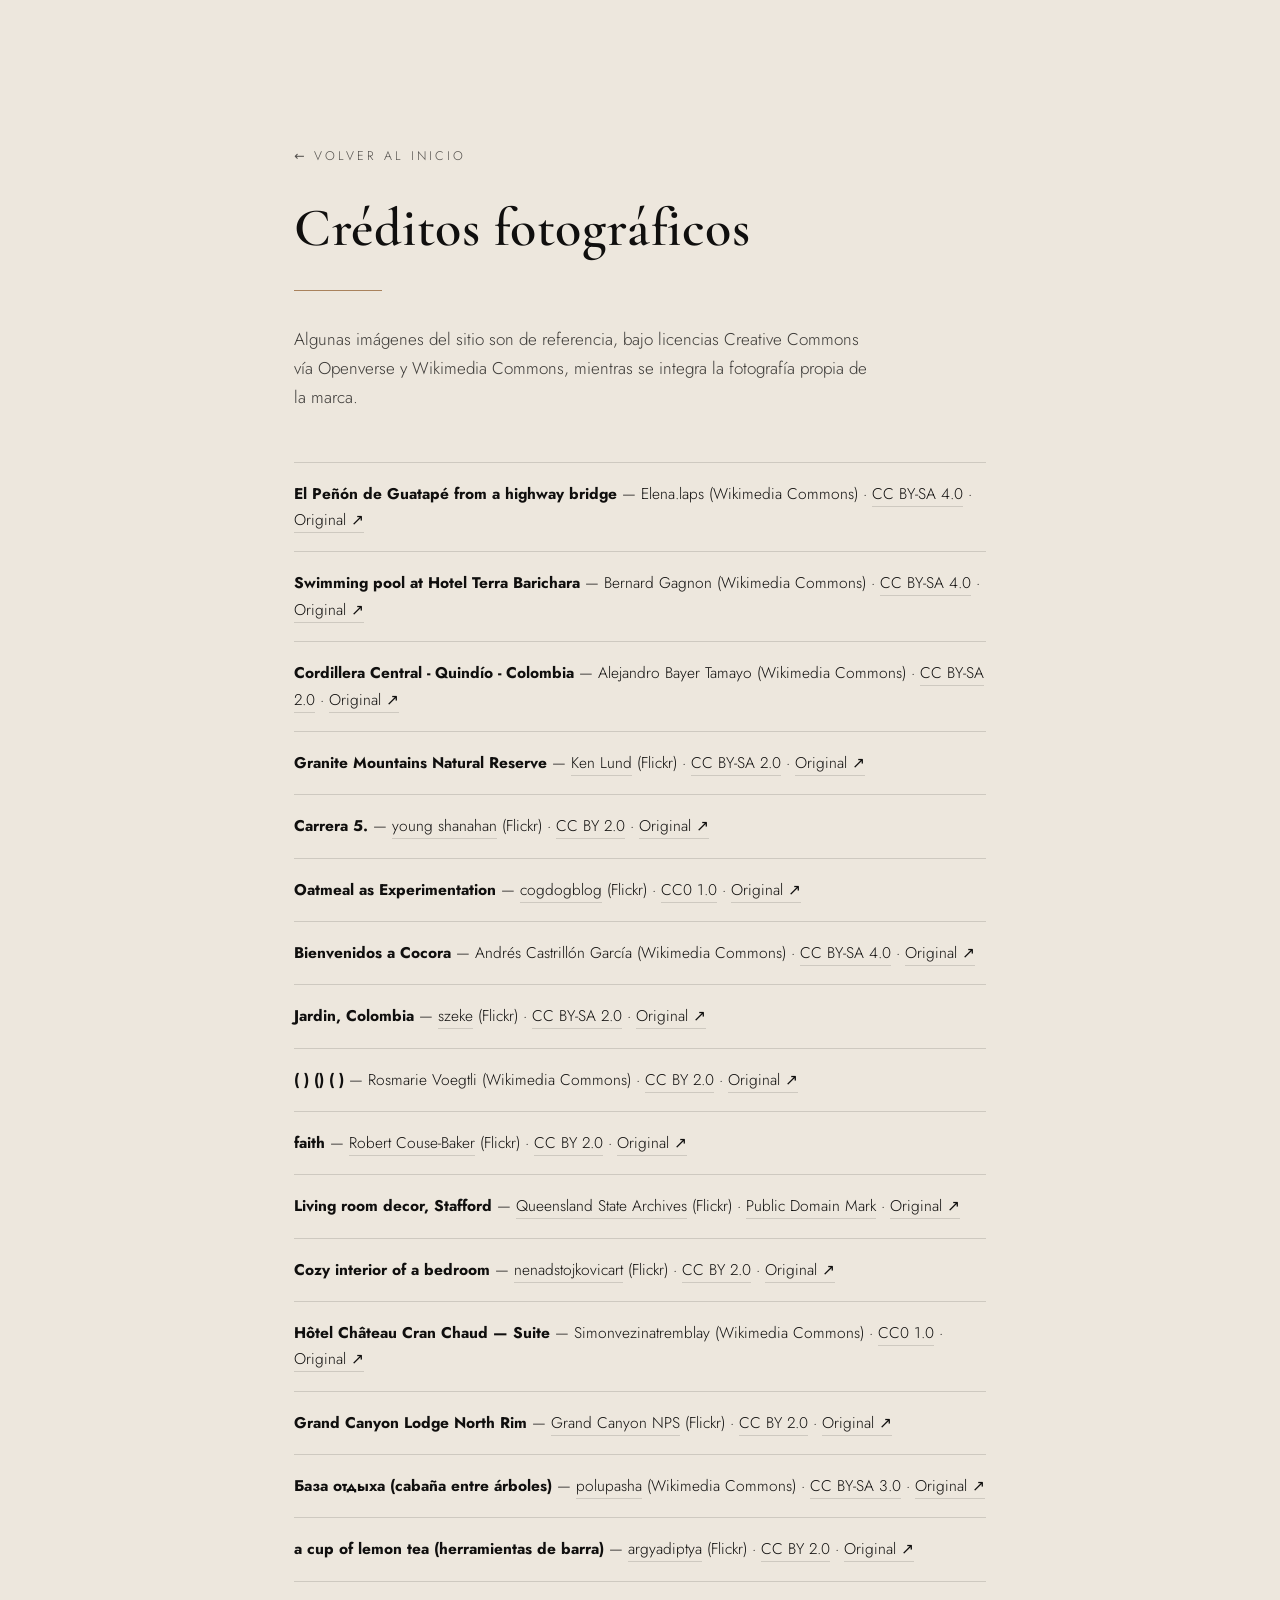
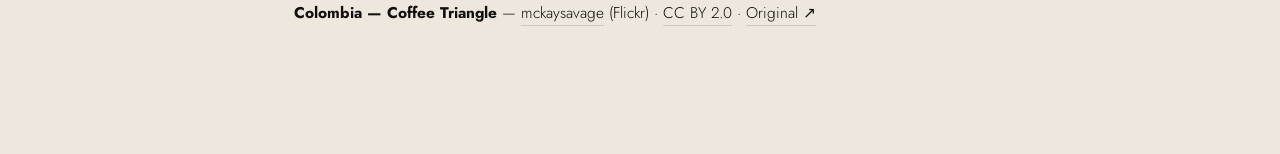
<file: creditos.html>
<!DOCTYPE html>
<html lang="es">
<head>
  <meta charset="UTF-8">
  <meta name="viewport" content="width=device-width, initial-scale=1.0">
  <title>Créditos fotográficos — Bayron Londoño</title>
  <meta name="description" content="Atribución de las imágenes provisionales del sitio, bajo licencias Creative Commons.">
  <meta name="robots" content="noindex, follow">
  <link rel="icon" type="image/svg+xml" href="assets/favicon.svg">
  <link rel="preconnect" href="https://fonts.googleapis.com">
  <link rel="preconnect" href="https://fonts.gstatic.com" crossorigin>
  <link rel="stylesheet" href="https://fonts.googleapis.com/css2?family=Cormorant+Garamond:ital,wght@0,500;0,600;1,500&family=Jost:wght@300;400&display=swap">
  <link rel="stylesheet" href="styles.css?v=20261119">
  <style>
    .credits-page { min-height: 100svh; background: var(--lino); color: var(--tinta); padding: 140px 0 110px; }
    .credits-back { font-size: 12.5px; letter-spacing: 0.24em; text-transform: uppercase; opacity: 0.7; }
    .credits-back:hover { opacity: 1; }
    .credits-page h1 { font-size: clamp(32px, 5vw, 54px); margin-top: 30px; }
    .credits-intro { margin-top: 22px; max-width: 60ch; opacity: 0.8; }
    .credits-list { list-style: none; padding: 0; margin-top: 50px; }
    .credits-list li { padding: 18px 0; border-top: 1px solid var(--line-light); font-size: 15.5px; }
    .credits-list a { border-bottom: 1px solid var(--line-light); padding-bottom: 1px; }
    .credits-list a:hover { border-color: var(--arena); }
  </style>
</head>
<body>
<main class="credits-page">
  <div class="wrap wrap-narrow">
    <a class="credits-back" href="index.html">← Volver al inicio</a>
    <h1>Créditos fotográficos</h1>
    <span class="rule is-visible" aria-hidden="true"></span>
    <p class="credits-intro">Algunas imágenes del sitio son de referencia, bajo licencias Creative Commons vía <a href="https://openverse.org" target="_blank" rel="noopener">Openverse</a> y <a href="https://commons.wikimedia.org" target="_blank" rel="noopener">Wikimedia Commons</a>, mientras se integra la fotografía propia de la marca.</p>
    <ul class="credits-list">
      <li><strong>El Peñón de Guatapé from a highway bridge</strong> — Elena.laps (Wikimedia Commons) · <a href="https://creativecommons.org/licenses/by-sa/4.0/" target="_blank" rel="noopener">CC BY-SA 4.0</a> · <a href="https://commons.wikimedia.org/wiki/File:El_Pe%C3%B1%C3%B3n_de_Guatap%C3%A9_from_a_highway_bridge.jpg" target="_blank" rel="noopener">Original ↗</a></li>
      <li><strong>Swimming pool at Hotel Terra Barichara</strong> — Bernard Gagnon (Wikimedia Commons) · <a href="https://creativecommons.org/licenses/by-sa/4.0/" target="_blank" rel="noopener">CC BY-SA 4.0</a> · <a href="https://commons.wikimedia.org/wiki/File:Swimming_pool_at_Hotel_Terra_Barichara.jpg" target="_blank" rel="noopener">Original ↗</a></li>
      <li><strong>Cordillera Central - Quindío - Colombia</strong> — Alejandro Bayer Tamayo (Wikimedia Commons) · <a href="https://creativecommons.org/licenses/by-sa/2.0/" target="_blank" rel="noopener">CC BY-SA 2.0</a> · <a href="https://commons.wikimedia.org/wiki/File:Cordillera_Central_-_Quind%C3%ADo_-_Colombia_(14566020037).jpg" target="_blank" rel="noopener">Original ↗</a></li>
      <li><strong>Granite Mountains Natural Reserve</strong> — <a href="https://www.flickr.com/photos/75683070@N00" target="_blank" rel="noopener">Ken Lund</a> (Flickr) · <a href="https://creativecommons.org/licenses/by-sa/2.0/" target="_blank" rel="noopener">CC BY-SA 2.0</a> · <a href="https://www.flickr.com/photos/75683070@N00/8602446572" target="_blank" rel="noopener">Original ↗</a></li>
      <li><strong>Carrera 5.</strong> — <a href="https://www.flickr.com/photos/14759783@N04" target="_blank" rel="noopener">young shanahan</a> (Flickr) · <a href="https://creativecommons.org/licenses/by/2.0/" target="_blank" rel="noopener">CC BY 2.0</a> · <a href="https://www.flickr.com/photos/14759783@N04/27534888339" target="_blank" rel="noopener">Original ↗</a></li>
      <li><strong>Oatmeal as Experimentation</strong> — <a href="https://www.flickr.com/photos/37996646802@N01" target="_blank" rel="noopener">cogdogblog</a> (Flickr) · <a href="https://creativecommons.org/publicdomain/zero/1.0/" target="_blank" rel="noopener">CC0 1.0</a> · <a href="https://www.flickr.com/photos/37996646802@N01/3180105556" target="_blank" rel="noopener">Original ↗</a></li>
      <li><strong>Bienvenidos a Cocora</strong> — Andrés Castrillón García (Wikimedia Commons) · <a href="https://creativecommons.org/licenses/by-sa/4.0/" target="_blank" rel="noopener">CC BY-SA 4.0</a> · <a href="https://commons.wikimedia.org/w/index.php?curid=46391822" target="_blank" rel="noopener">Original ↗</a></li>
      <li><strong>Jardin, Colombia</strong> — <a href="https://www.flickr.com/photos/43355249@N00" target="_blank" rel="noopener">szeke</a> (Flickr) · <a href="https://creativecommons.org/licenses/by-sa/2.0/" target="_blank" rel="noopener">CC BY-SA 2.0</a> · <a href="https://www.flickr.com/photos/43355249@N00/24201908183" target="_blank" rel="noopener">Original ↗</a></li>
      <li><strong>( ) () ( )</strong> — Rosmarie Voegtli (Wikimedia Commons) · <a href="https://creativecommons.org/licenses/by/2.0/" target="_blank" rel="noopener">CC BY 2.0</a> · <a href="https://commons.wikimedia.org/wiki/File:(_)_()_(_)_-_Flickr_-_Rosmarie_Voegtli.jpg" target="_blank" rel="noopener">Original ↗</a></li>
      <li><strong>faith</strong> — <a href="https://www.flickr.com/photos/29233640@N07" target="_blank" rel="noopener">Robert Couse-Baker</a> (Flickr) · <a href="https://creativecommons.org/licenses/by/2.0/" target="_blank" rel="noopener">CC BY 2.0</a> · <a href="https://www.flickr.com/photos/29233640@N07/17063796297" target="_blank" rel="noopener">Original ↗</a></li>
      <li><strong>Living room decor, Stafford</strong> — <a href="https://www.flickr.com/photos/60455048@N02" target="_blank" rel="noopener">Queensland State Archives</a> (Flickr) · <a href="https://creativecommons.org/publicdomain/mark/1.0/" target="_blank" rel="noopener">Public Domain Mark</a> · <a href="https://www.flickr.com/photos/60455048@N02/39953744591" target="_blank" rel="noopener">Original ↗</a></li>
      <li><strong>Cozy interior of a bedroom</strong> — <a href="https://www.flickr.com/photos/202846129@N03" target="_blank" rel="noopener">nenadstojkovicart</a> (Flickr) · <a href="https://creativecommons.org/licenses/by/2.0/" target="_blank" rel="noopener">CC BY 2.0</a> · <a href="https://www.flickr.com/photos/202846129@N03/54584134746" target="_blank" rel="noopener">Original ↗</a></li>
      <li><strong>Hôtel Château Cran Chaud — Suite</strong> — Simonvezinatremblay (Wikimedia Commons) · <a href="https://creativecommons.org/publicdomain/zero/1.0/" target="_blank" rel="noopener">CC0 1.0</a> · <a href="https://commons.wikimedia.org/w/index.php?curid=182164619" target="_blank" rel="noopener">Original ↗</a></li>
      <li><strong>Grand Canyon Lodge North Rim</strong> — <a href="https://www.flickr.com/photos/50693818@N08" target="_blank" rel="noopener">Grand Canyon NPS</a> (Flickr) · <a href="https://creativecommons.org/licenses/by/2.0/" target="_blank" rel="noopener">CC BY 2.0</a> · <a href="https://www.flickr.com/photos/50693818@N08/5572281514" target="_blank" rel="noopener">Original ↗</a></li>
      <li><strong>База отдыха (cabaña entre árboles)</strong> — <a href="https://wikimapia.org/#show=/user/1179553" target="_blank" rel="noopener">polupasha</a> (Wikimedia Commons) · <a href="https://creativecommons.org/licenses/by-sa/3.0/" target="_blank" rel="noopener">CC BY-SA 3.0</a> · <a href="https://commons.wikimedia.org/w/index.php?curid=181618962" target="_blank" rel="noopener">Original ↗</a></li>
      <li><strong>a cup of lemon tea (herramientas de barra)</strong> — <a href="https://www.flickr.com/photos/51912656@N02" target="_blank" rel="noopener">argyadiptya</a> (Flickr) · <a href="https://creativecommons.org/licenses/by/2.0/" target="_blank" rel="noopener">CC BY 2.0</a> · <a href="https://www.flickr.com/photos/51912656@N02/9026817650" target="_blank" rel="noopener">Original ↗</a></li>
      <li><strong>Colombia — Coffee Triangle</strong> — <a href="https://www.flickr.com/photos/56796376@N00" target="_blank" rel="noopener">mckaysavage</a> (Flickr) · <a href="https://creativecommons.org/licenses/by/2.0/" target="_blank" rel="noopener">CC BY 2.0</a> · <a href="https://www.flickr.com/photos/56796376@N00/8806304640" target="_blank" rel="noopener">Original ↗</a></li>
    </ul>

      </div>
</main>
</body>
</html>
</file>
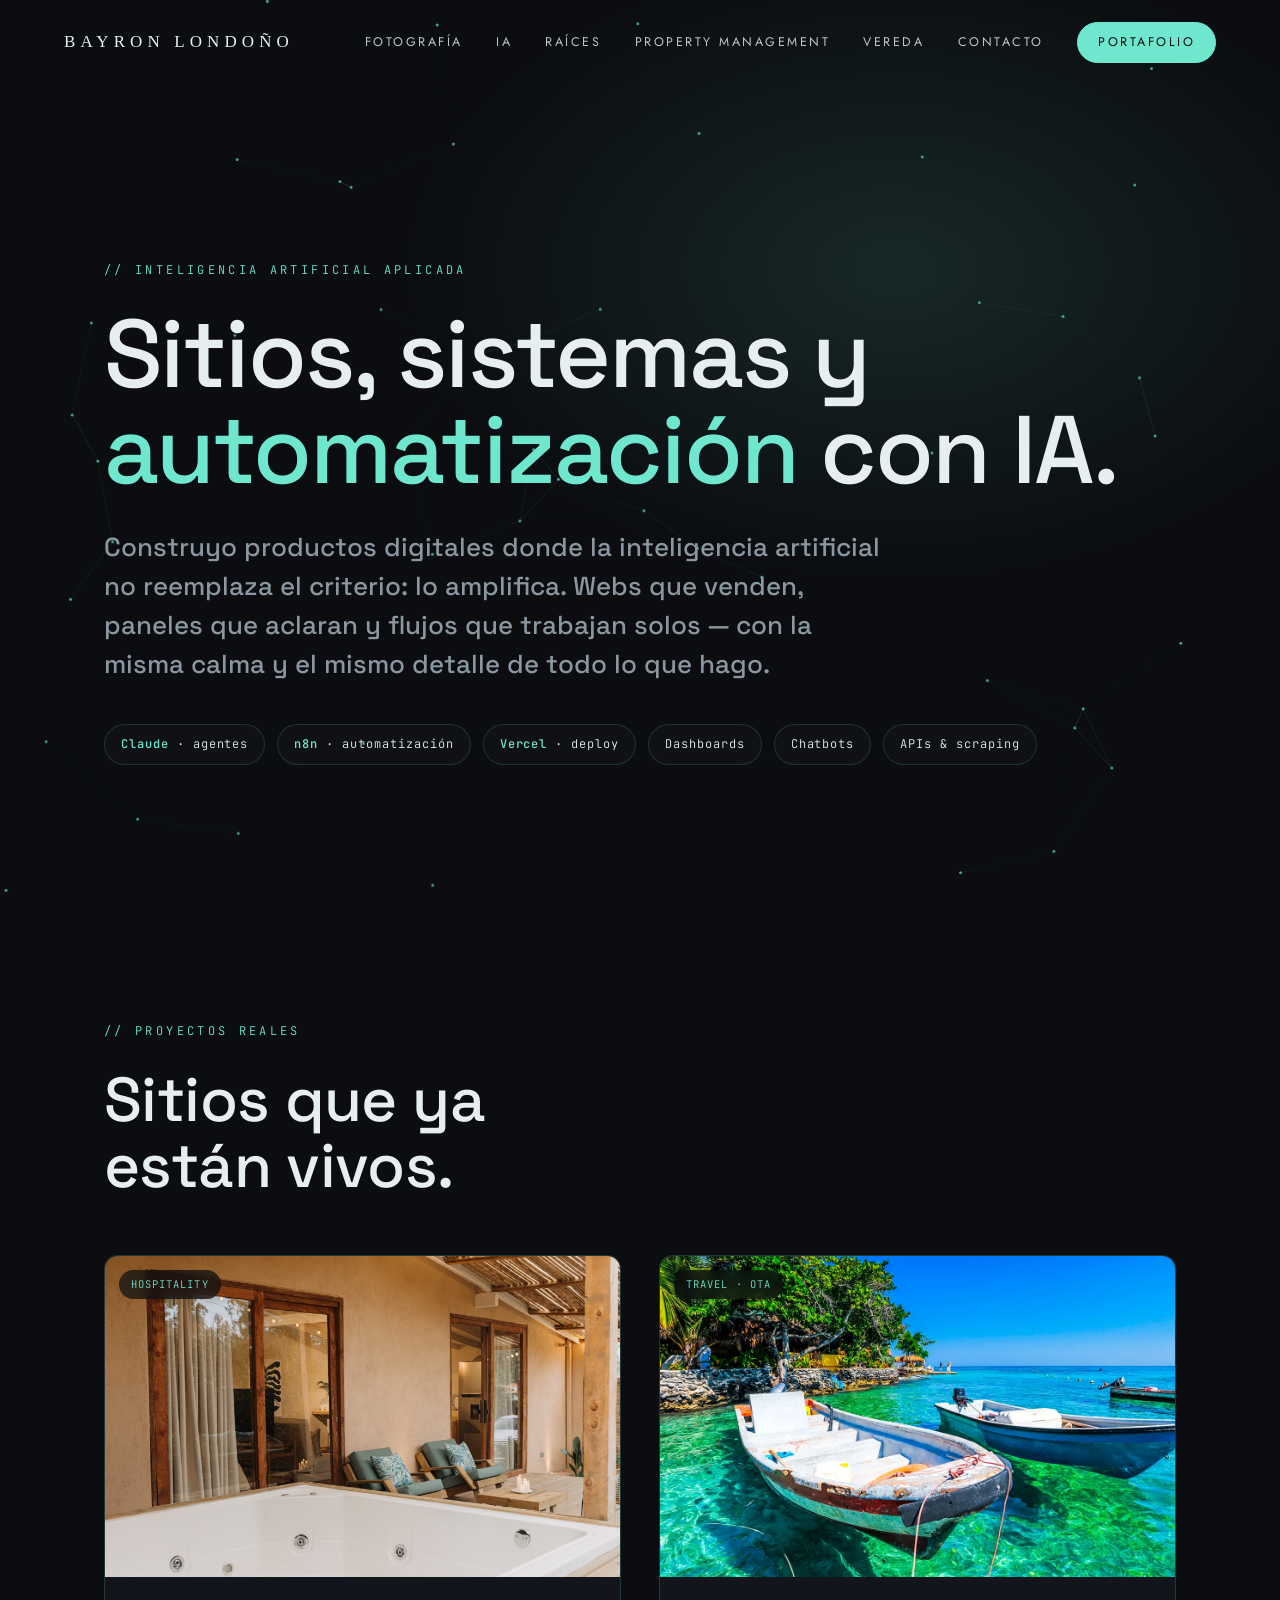
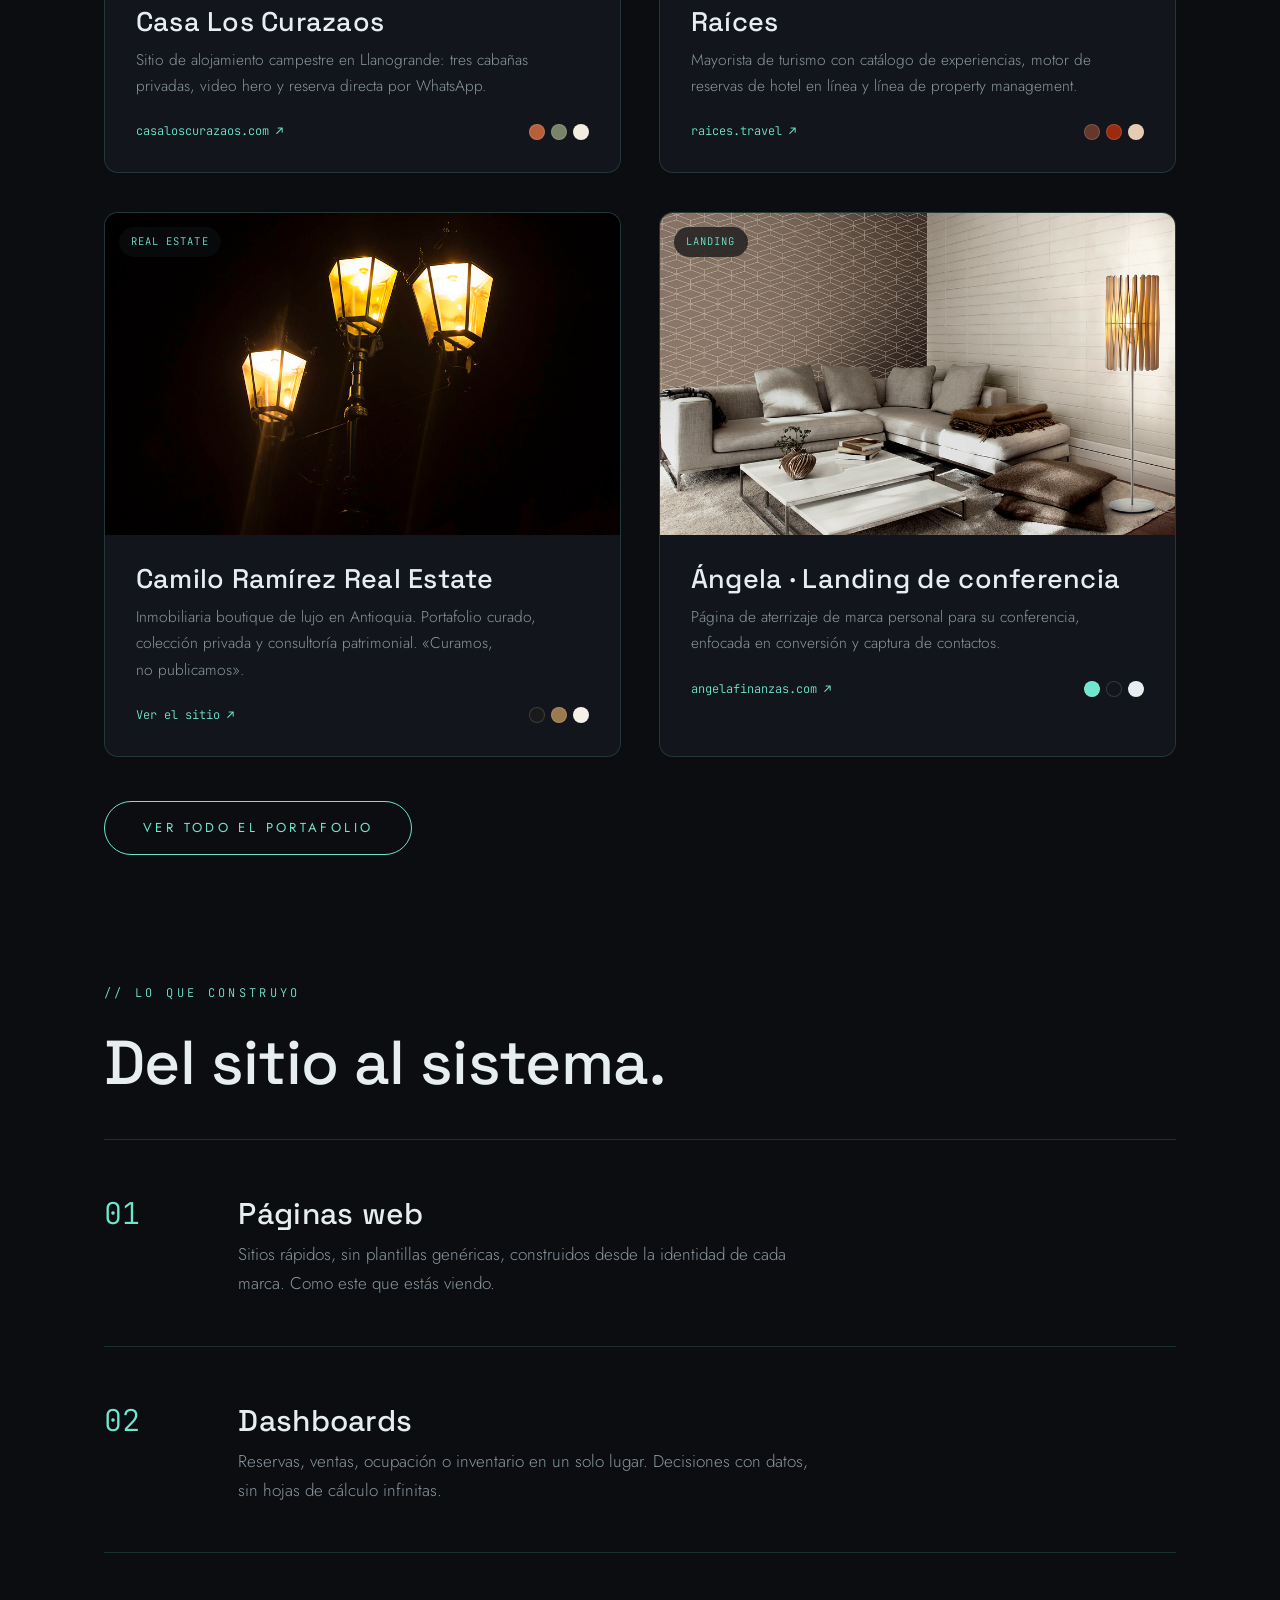
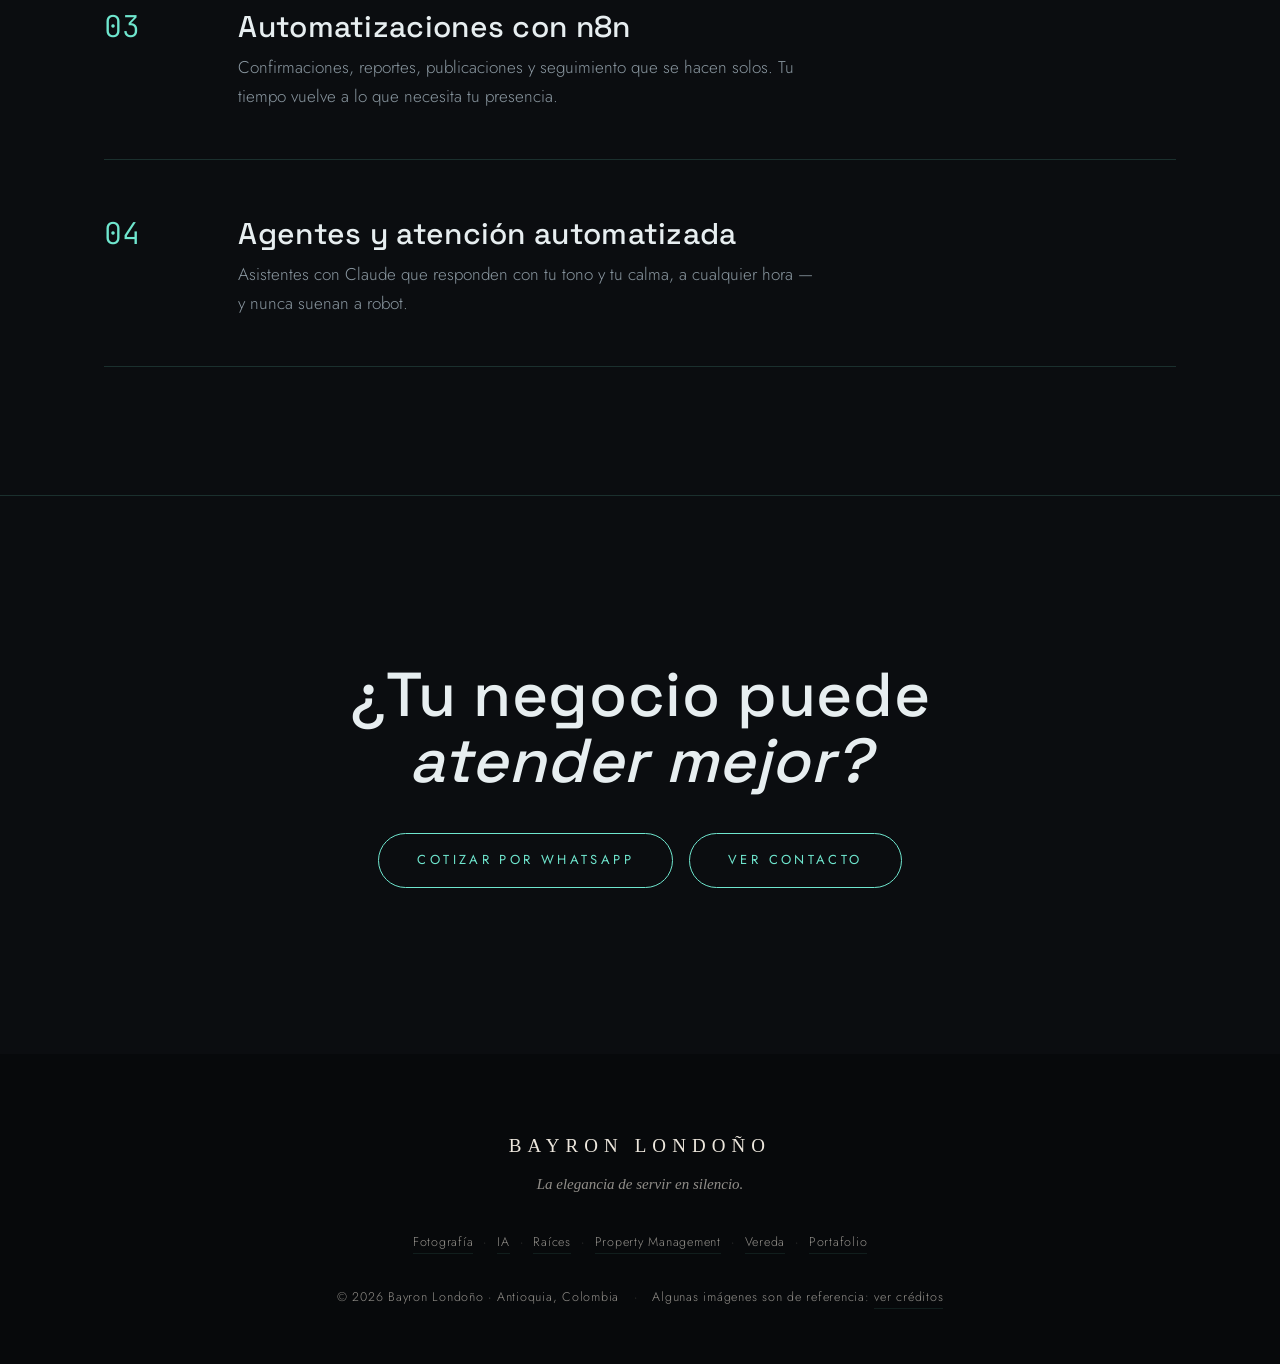
<file: ia.html>
<!DOCTYPE html>
<html lang="es">
<head>
  <meta charset="UTF-8">
  <meta name="viewport" content="width=device-width, initial-scale=1.0">
  <title>Inteligencia artificial — Bayron Londoño</title>
  <meta name="description" content="Páginas web, dashboards, automatizaciones y atención al cliente con IA. Proyectos reales: Casa Los Curazaos, Raíces, Camilo Ramírez y más.">
  <link rel="canonical" href="https://bayronlondono.com/ia">
  <link rel="icon" type="image/svg+xml" href="assets/favicon.svg">
  <link rel="preconnect" href="https://fonts.googleapis.com">
  <link rel="preconnect" href="https://fonts.gstatic.com" crossorigin>
  <link rel="stylesheet" href="https://fonts.googleapis.com/css2?family=Space+Grotesk:wght@400;500;600&family=JetBrains+Mono:wght@400;500&family=Jost:wght@300;400;500&display=swap">
  <link rel="stylesheet" href="styles.css?v=20261119">
  <script>document.documentElement.classList.add("js");</script>
</head>
<body class="page-ia">
<a class="skip-link" href="#proyectos">Saltar al contenido</a>

<header class="nav is-solid" data-nav>
  <a class="nav-brand" href="index.html">Bayron Londoño</a>
  <button class="nav-toggle" data-nav-toggle aria-label="Abrir menú" aria-expanded="false">
    <span></span><span></span>
  </button>
  <nav class="nav-links" data-nav-links aria-label="Navegación principal">
    <a href="fotografia.html">Fotografía</a>
    <a href="ia.html">IA</a>
    <a href="raices.html">Raíces</a>
    <a href="raices-pm.html">Property Management</a>
    <a href="vereda.html">Vereda</a>
    <a href="index.html#contacto">Contacto</a>
    <a href="portafolio.html" class="nav-cta nav-portafolio">Portafolio</a>
  </nav>
</header>

<main>
  <section class="ia-hero">
    <canvas class="ia-hero-mesh" data-mesh aria-hidden="true"></canvas>
    <div class="ia-hero-glow" aria-hidden="true"></div>
    <div class="wrap">
      <p class="ia-kicker reveal">// Inteligencia artificial aplicada</p>
      <h1 class="reveal">Sitios, sistemas y<br><em>automatización</em> con IA.</h1>
      <p class="filosofia reveal">Construyo productos digitales donde la inteligencia artificial no reemplaza el criterio: lo amplifica. Webs que venden, paneles que aclaran y flujos que trabajan solos — con la misma calma y el mismo detalle de todo lo que hago.</p>
      <div class="ia-stack reveal" aria-label="Herramientas">
        <span class="ia-chip"><b>Claude</b> · agentes</span>
        <span class="ia-chip"><b>n8n</b> · automatización</span>
        <span class="ia-chip"><b>Vercel</b> · deploy</span>
        <span class="ia-chip">Dashboards</span>
        <span class="ia-chip">Chatbots</span>
        <span class="ia-chip">APIs &amp; scraping</span>
      </div>
    </div>
  </section>

  <section class="ia-section" id="proyectos">
    <div class="wrap">
      <p class="ia-kicker reveal">// Proyectos reales</p>
      <h2 class="reveal">Sitios que ya están vivos.</h2>
      <div class="proyectos">
        <a class="proyecto reveal" href="https://casaloscurazaos.com" target="_blank" rel="noopener" data-view>
          <div class="proyecto-shot"><span class="proyecto-tag">Hospitality</span><img src="assets/img/work-curazaos.jpg" alt="Casa Los Curazaos — cabañas con jacuzzi" loading="lazy" decoding="async"></div>
          <div class="proyecto-body">
            <h3>Casa Los Curazaos</h3>
            <p>Sitio de alojamiento campestre en Llanogrande: tres cabañas privadas, video hero y reserva directa por WhatsApp.</p>
            <div class="proyecto-foot"><span class="proyecto-url">casaloscurazaos.com ↗</span>
              <span class="proyecto-swatches"><i style="background:#b6603a"></i><i style="background:#7a8268"></i><i style="background:#f3ece0"></i></span>
            </div>
          </div>
        </a>

        <a class="proyecto reveal" href="https://raices.travel" target="_blank" rel="noopener" data-view>
          <div class="proyecto-shot"><span class="proyecto-tag">Travel · OTA</span><img src="assets/img/rc-cartagena.webp" alt="Raíces — agencia de viajes" loading="lazy" decoding="async"></div>
          <div class="proyecto-body">
            <h3>Raíces</h3>
            <p>Mayorista de turismo con catálogo de experiencias, motor de reservas de hotel en línea y línea de property management.</p>
            <div class="proyecto-foot"><span class="proyecto-url">raices.travel ↗</span>
              <span class="proyecto-swatches"><i style="background:#68362C"></i><i style="background:#9C2B0D"></i><i style="background:#E6CAB2"></i></span>
            </div>
          </div>
        </a>

        <a class="proyecto reveal" href="https://website-eta-rosy-12.vercel.app/" target="_blank" rel="noopener" data-view>
          <div class="proyecto-shot"><span class="proyecto-tag">Real Estate</span><img src="assets/img/work-camilo.jpg" alt="Camilo Ramírez — inmobiliaria de lujo" loading="lazy" decoding="async"></div>
          <div class="proyecto-body">
            <h3>Camilo Ramírez Real Estate</h3>
            <p>Inmobiliaria boutique de lujo en Antioquia. Portafolio curado, colección privada y consultoría patrimonial. «Curamos, no publicamos».</p>
            <div class="proyecto-foot"><span class="proyecto-url">Ver el sitio ↗</span>
              <span class="proyecto-swatches"><i style="background:#1A1A1A"></i><i style="background:#9C7A4D"></i><i style="background:#F5F1E9"></i></span>
            </div>
          </div>
        </a>

        <a class="proyecto reveal" href="https://angelafinanzas.com/conferencia/" target="_blank" rel="noopener" data-view>
          <div class="proyecto-shot"><span class="proyecto-tag">Landing</span><img src="assets/img/foto-int-1.jpg" alt="Landing de marca personal" loading="lazy" decoding="async"></div>
          <div class="proyecto-body">
            <h3>Ángela · Landing de conferencia</h3>
            <p>Página de aterrizaje de marca personal para su conferencia, enfocada en conversión y captura de contactos.</p>
            <div class="proyecto-foot"><span class="proyecto-url">angelafinanzas.com ↗</span>
              <span class="proyecto-swatches"><i style="background:#6FE6CE"></i><i style="background:#12151B"></i><i style="background:#E7EEF0"></i></span>
            </div>
          </div>
        </a>
      </div>
      <p class="reveal" style="margin-top:44px"><a class="btn btn-ia btn-pill" href="portafolio.html">Ver todo el portafolio</a></p>
    </div>
  </section>

  <section class="ia-section" style="padding-top:0;">
    <div class="wrap">
      <p class="ia-kicker reveal">// Lo que construyo</p>
      <h2 class="reveal">Del sitio al sistema.</h2>
      <ul class="servicios-lista">
        <li class="servicio-row reveal">
          <span class="servicio-row-num">01</span>
          <div><h3>Páginas web</h3><p>Sitios rápidos, sin plantillas genéricas, construidos desde la identidad de cada marca. Como este que estás viendo.</p></div>
        </li>
        <li class="servicio-row reveal">
          <span class="servicio-row-num">02</span>
          <div><h3>Dashboards</h3><p>Reservas, ventas, ocupación o inventario en un solo lugar. Decisiones con datos, sin hojas de cálculo infinitas.</p></div>
        </li>
        <li class="servicio-row reveal">
          <span class="servicio-row-num">03</span>
          <div><h3>Automatizaciones con n8n</h3><p>Confirmaciones, reportes, publicaciones y seguimiento que se hacen solos. Tu tiempo vuelve a lo que necesita tu presencia.</p></div>
        </li>
        <li class="servicio-row reveal">
          <span class="servicio-row-num">04</span>
          <div><h3>Agentes y atención automatizada</h3><p>Asistentes con Claude que responden con tu tono y tu calma, a cualquier hora — y nunca suenan a robot.</p></div>
        </li>
      </ul>
    </div>
  </section>

  <section class="page-cta">
    <div class="wrap wrap-narrow">
      <h2 class="reveal">¿Tu negocio puede<br><em>atender mejor?</em></h2>
      <div class="cta-actions reveal">
        <a class="btn btn-ia btn-pill" data-whatsapp data-wa-msg="Hola Bayron, vi tu portafolio de IA y quiero un proyecto: web, dashboard o automatización." href="#" hidden>Cotizar por WhatsApp</a>
        <a class="btn btn-ia btn-pill" href="index.html#contacto">Ver contacto</a>
      </div>
    </div>
  </section>
</main>

<footer class="footer">
  <div class="wrap footer-inner">
    <p class="footer-brand">Bayron Londoño</p>
    <p class="footer-tagline"><em>La elegancia de servir en silencio.</em></p>
    <p class="footer-meta">
      <a href="fotografia.html">Fotografía</a><span class="footer-sep">·</span><a href="ia.html">IA</a><span class="footer-sep">·</span><a href="raices.html">Raíces</a><span class="footer-sep">·</span><a href="raices-pm.html">Property Management</a><span class="footer-sep">·</span><a href="vereda.html">Vereda</a><span class="footer-sep">·</span><a href="portafolio.html">Portafolio</a>
    </p>
    <p class="footer-meta">
      © <span data-year>2026</span> Bayron Londoño · Antioquia, Colombia
      <span class="footer-sep">·</span>
      Algunas imágenes son de referencia: <a href="creditos.html">ver créditos</a>
    </p>
  </div>
</footer>

<script defer src="lib/gsap.min.js"></script>
<script defer src="lib/ScrollTrigger.min.js"></script>
<script defer src="lib/manifest.js?v=20260804"></script>
<script defer src="main.js?v=20260804"></script>
</body>
</html>
</file>
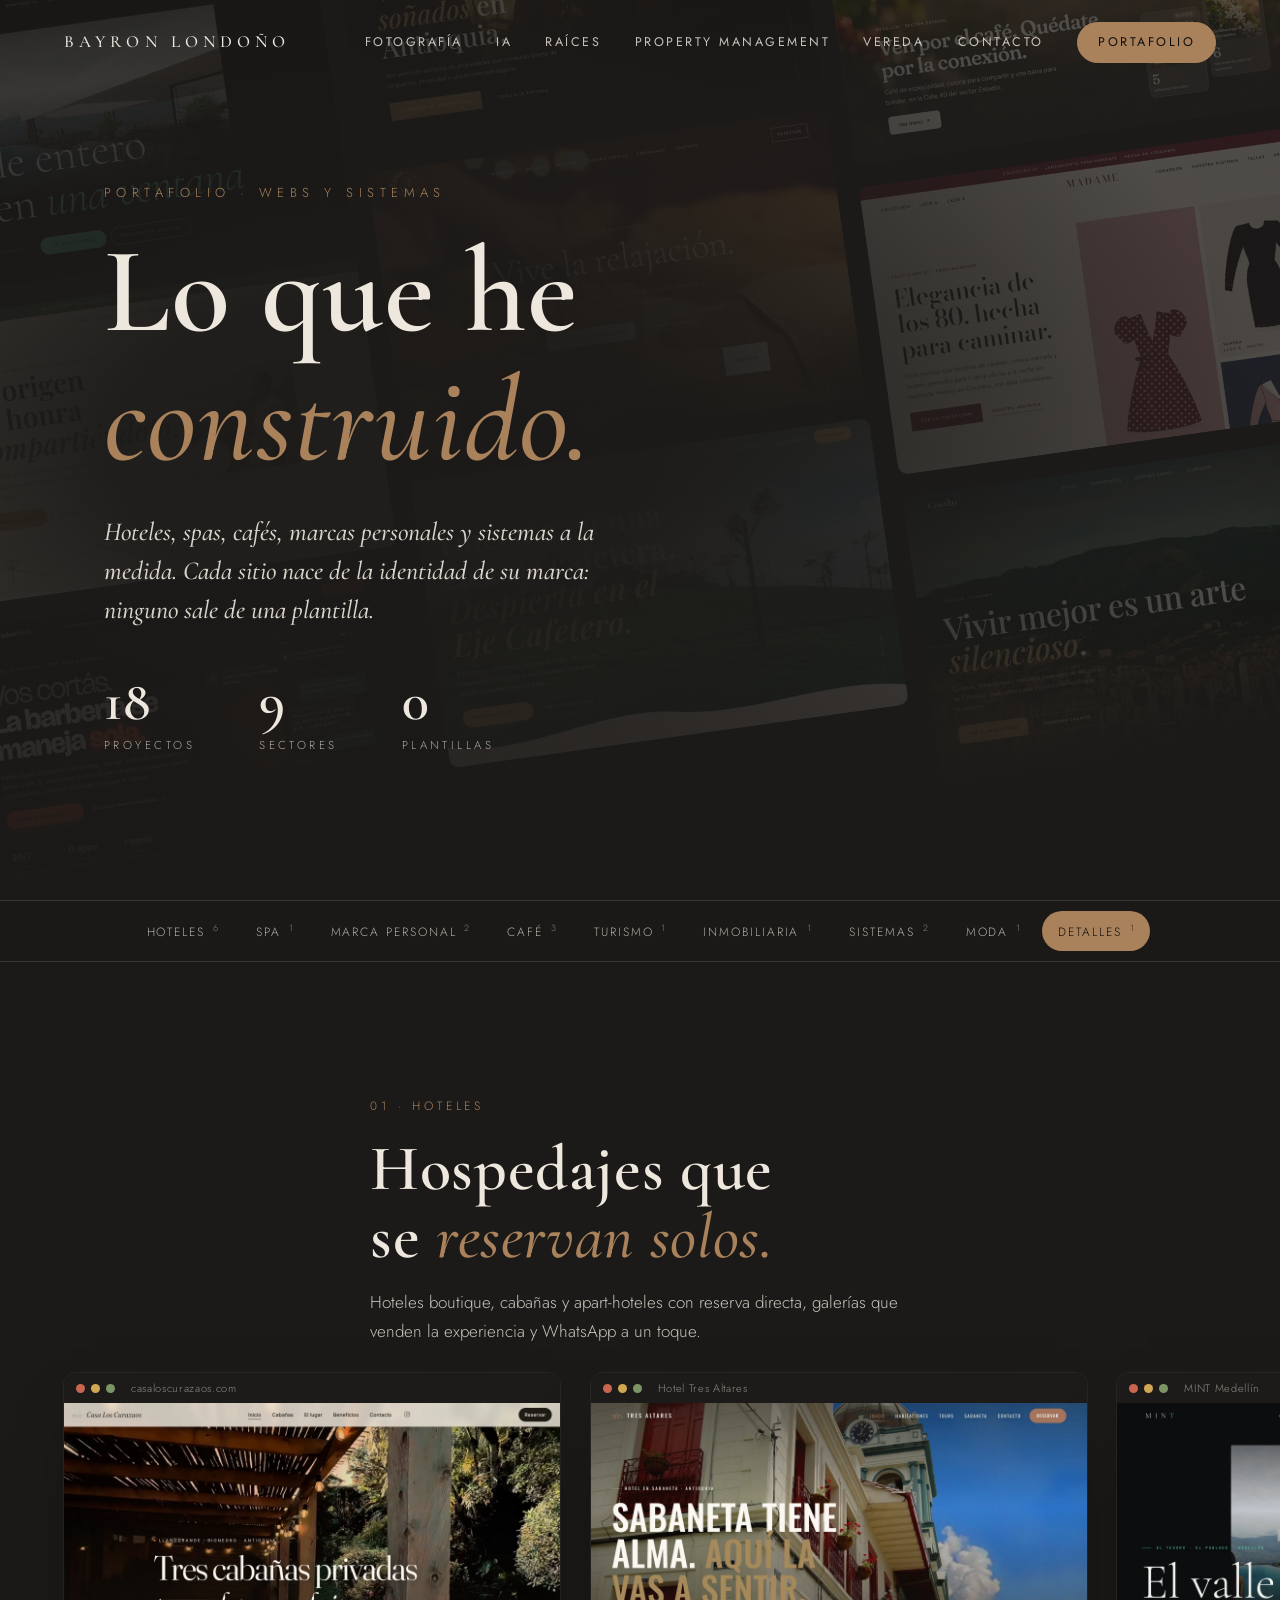
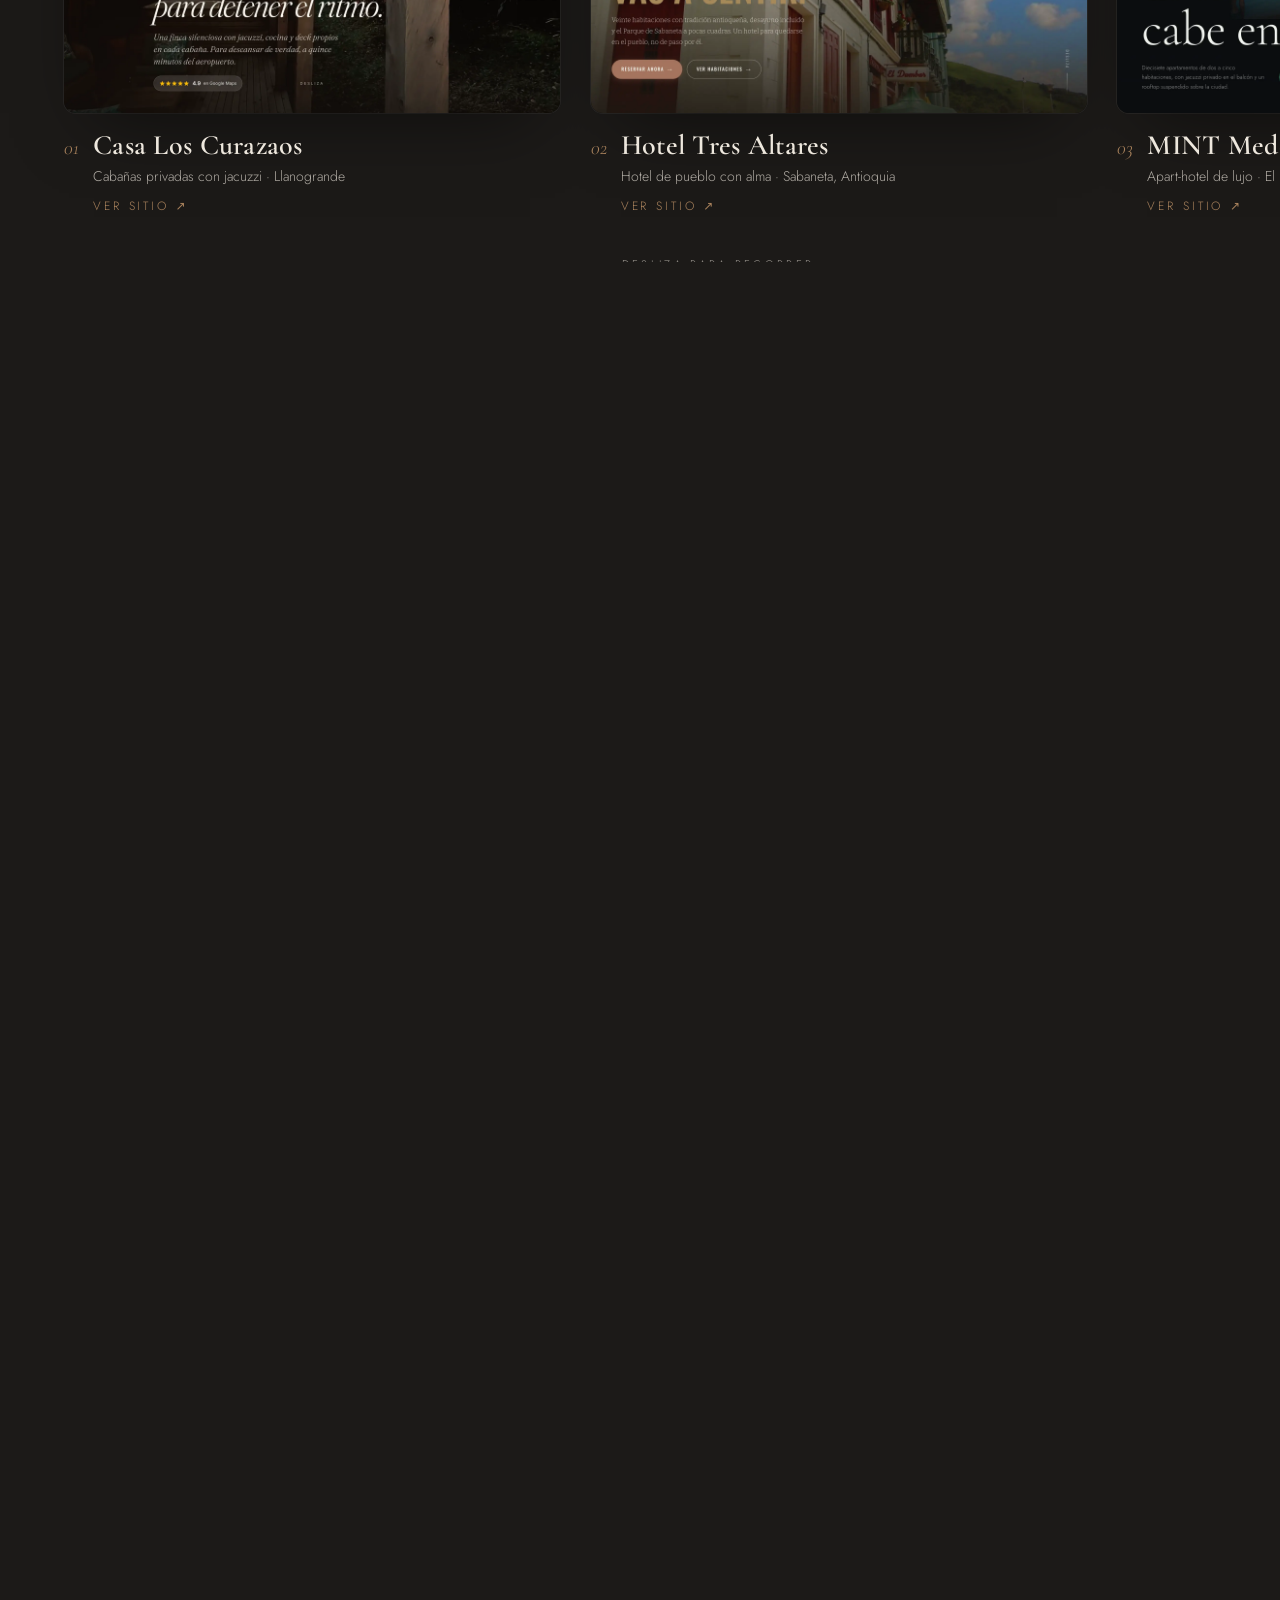
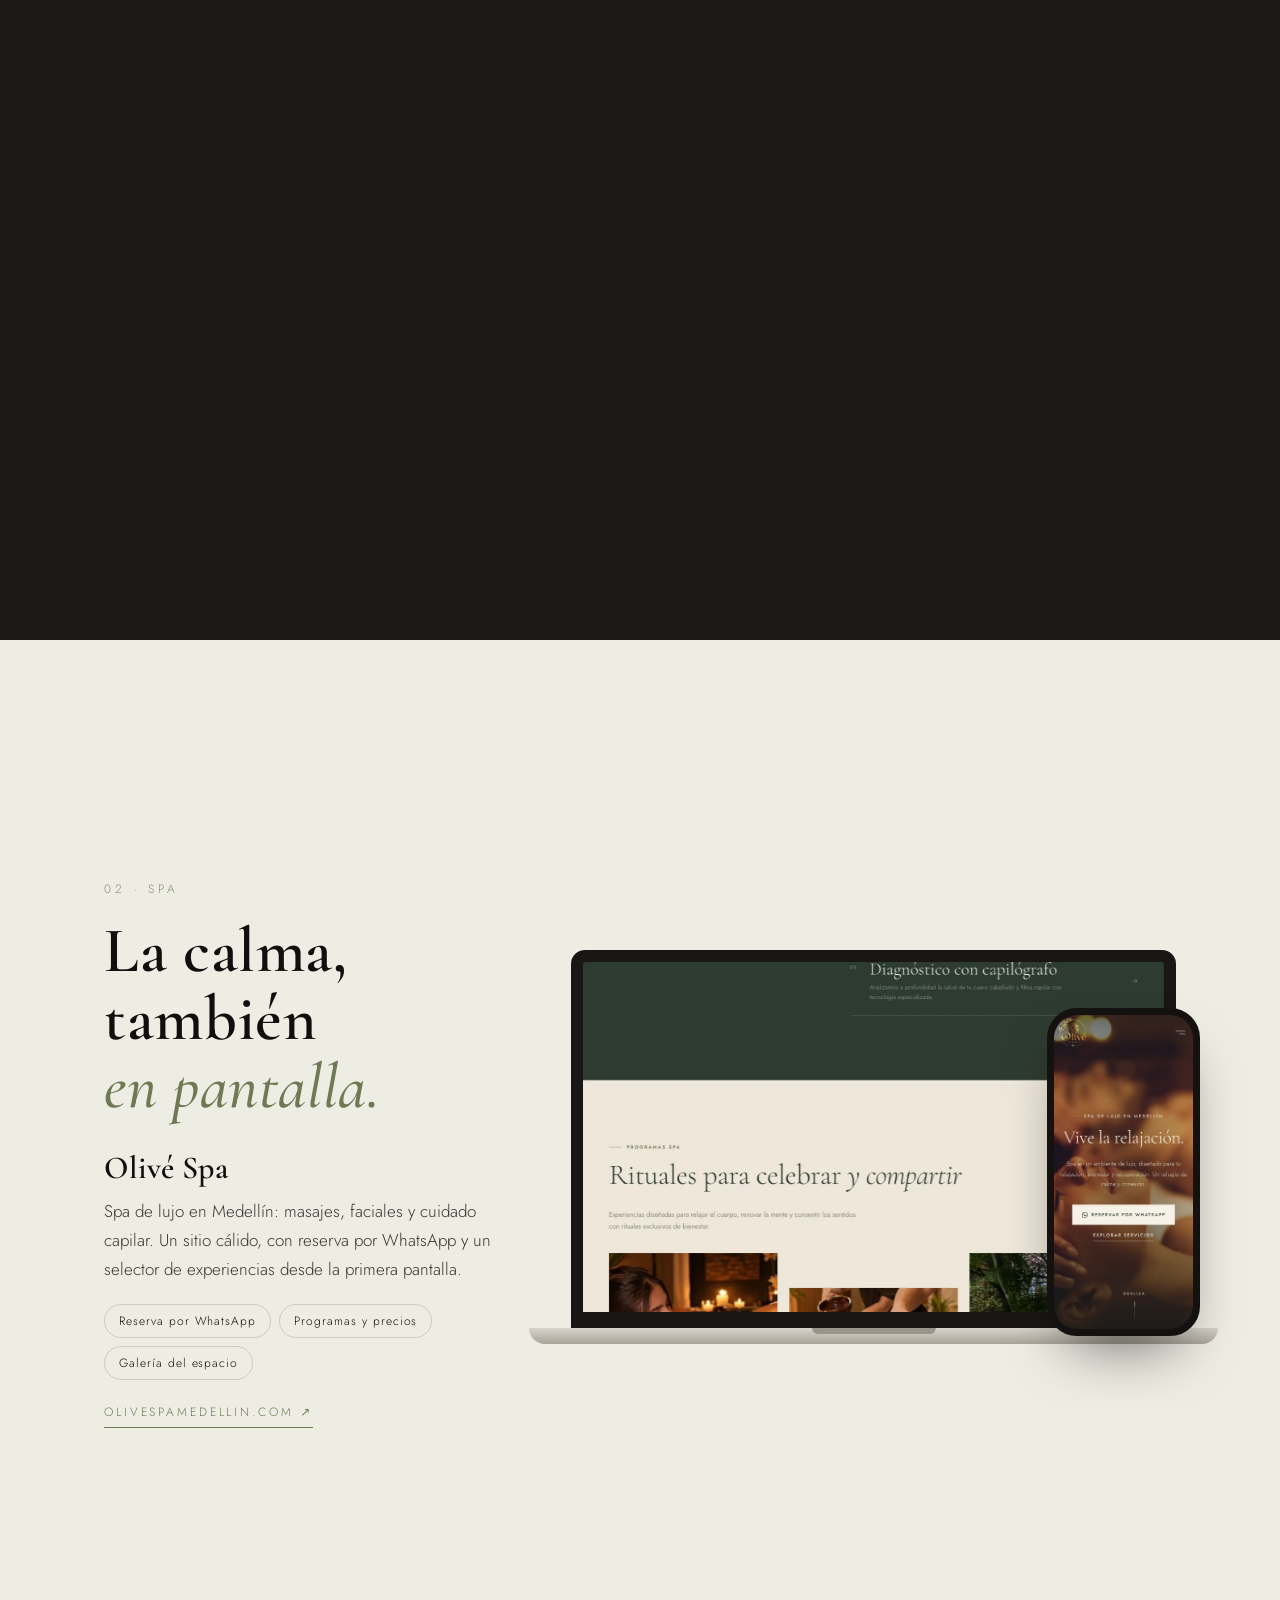
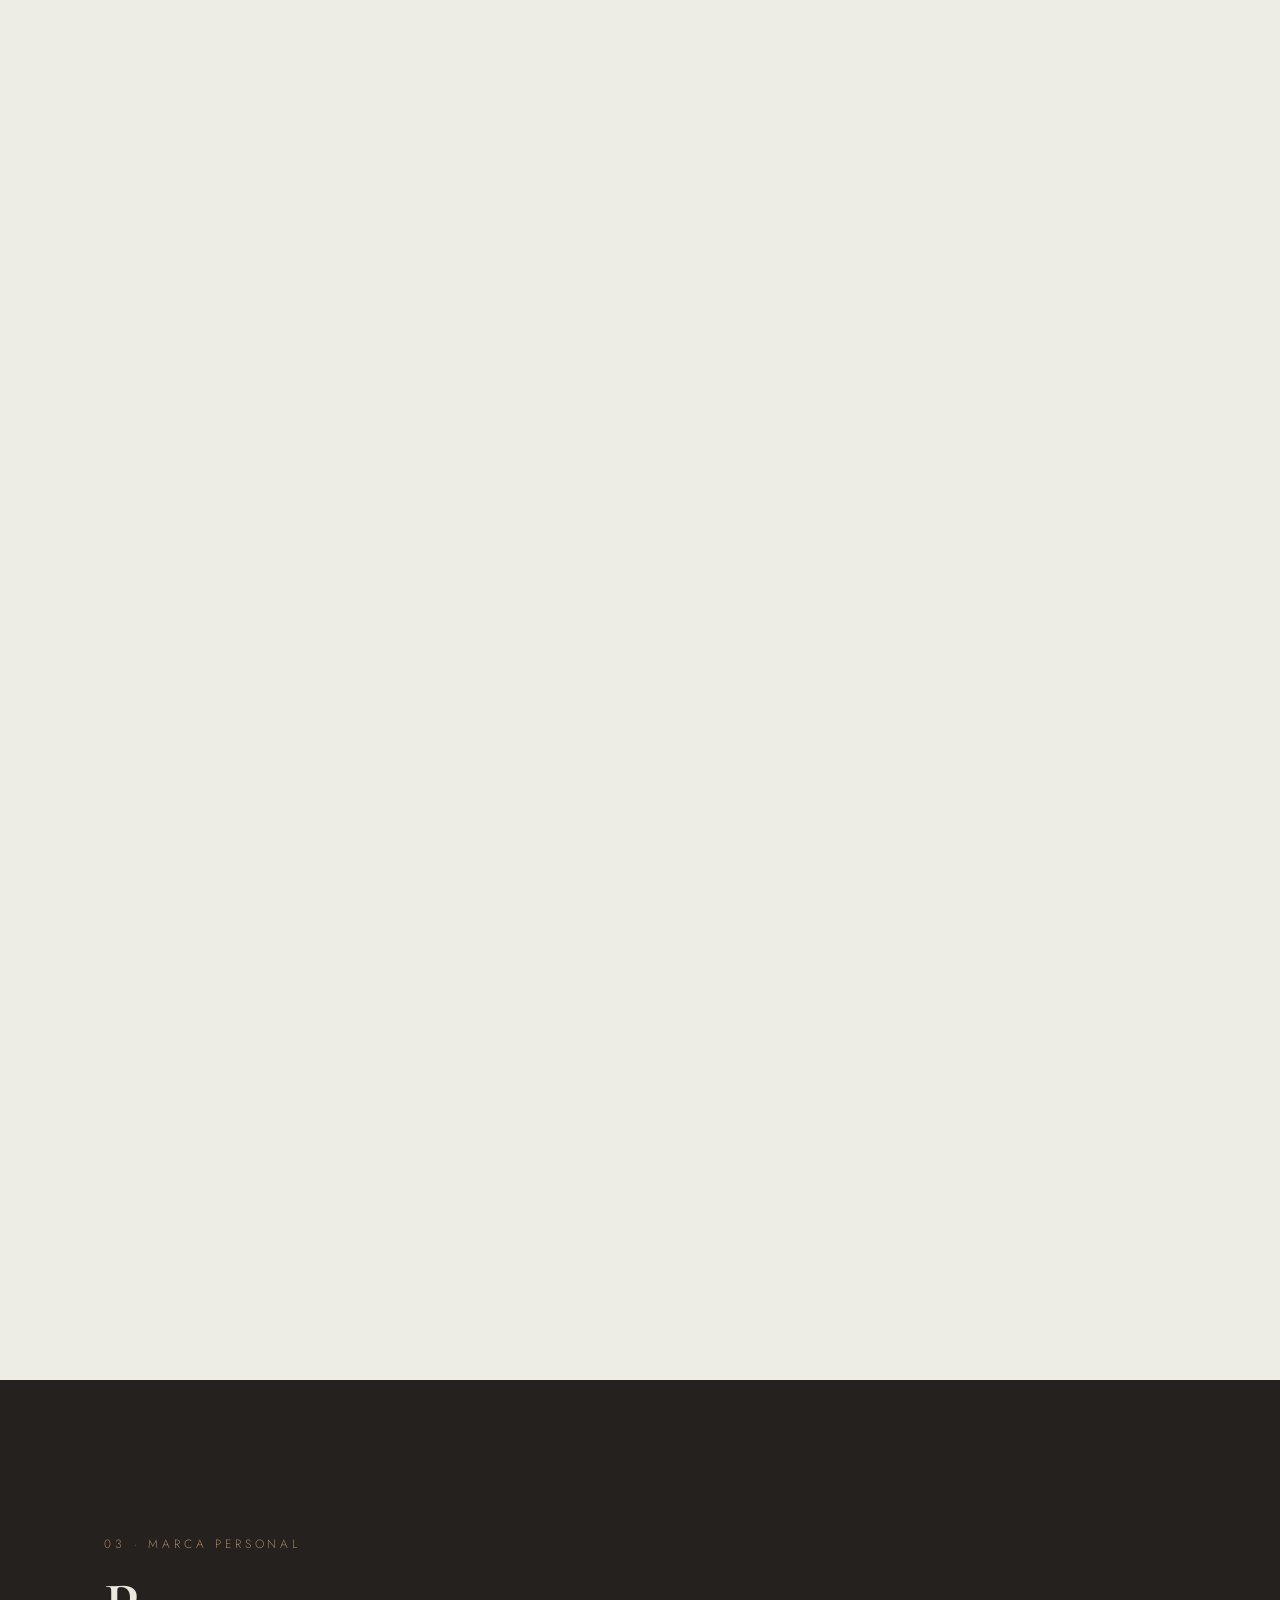
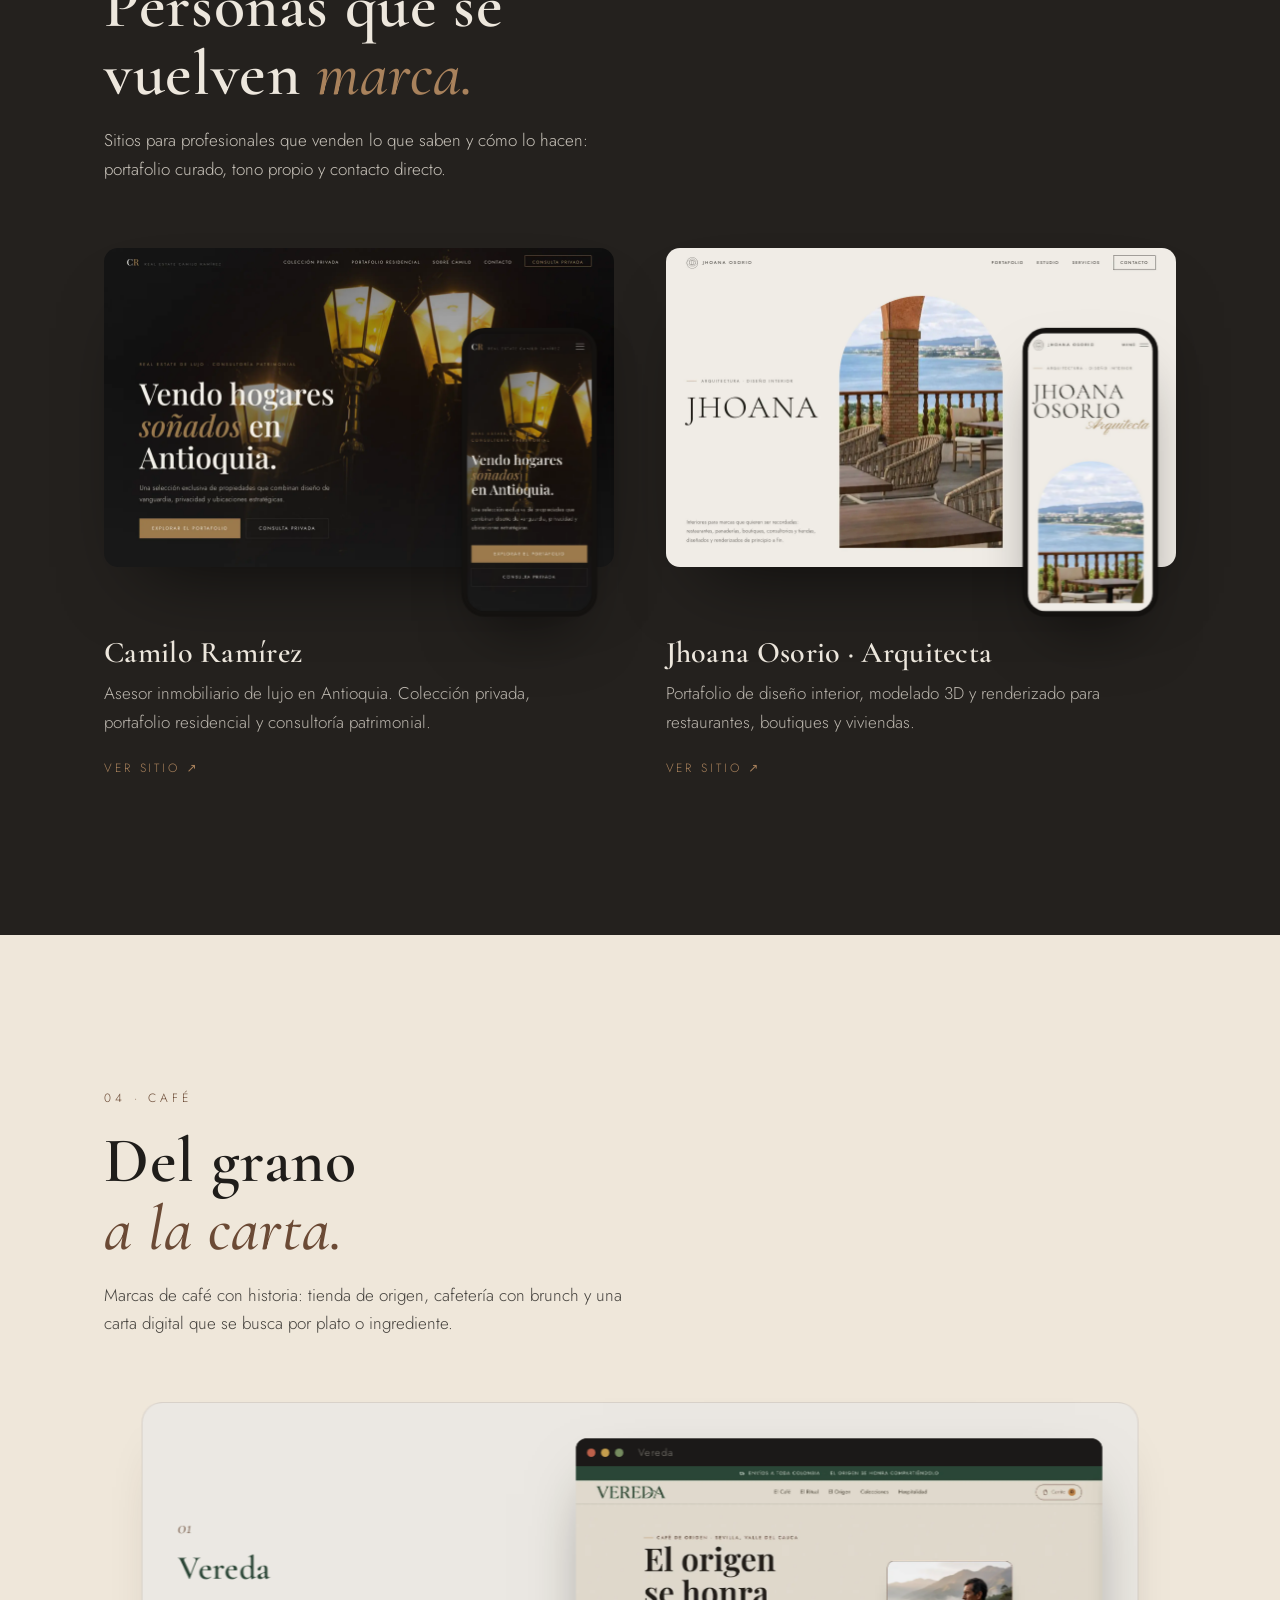
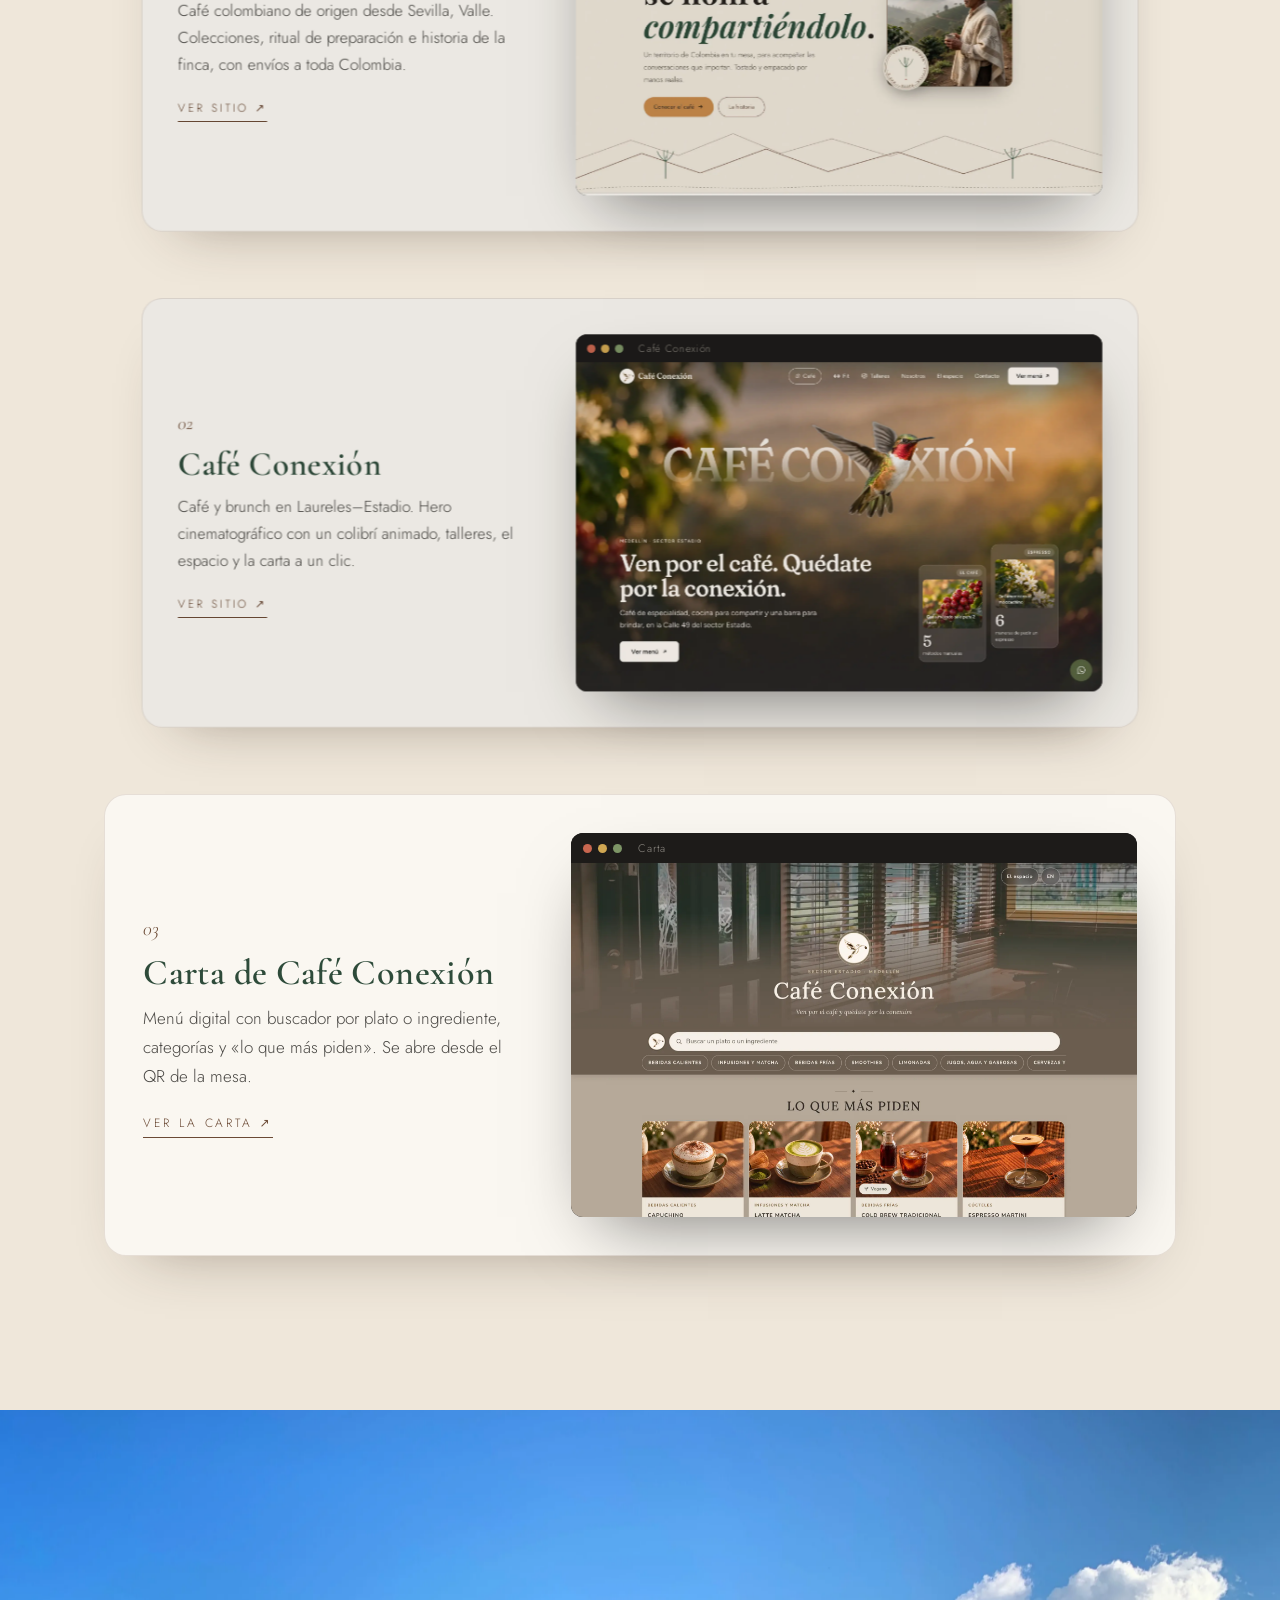
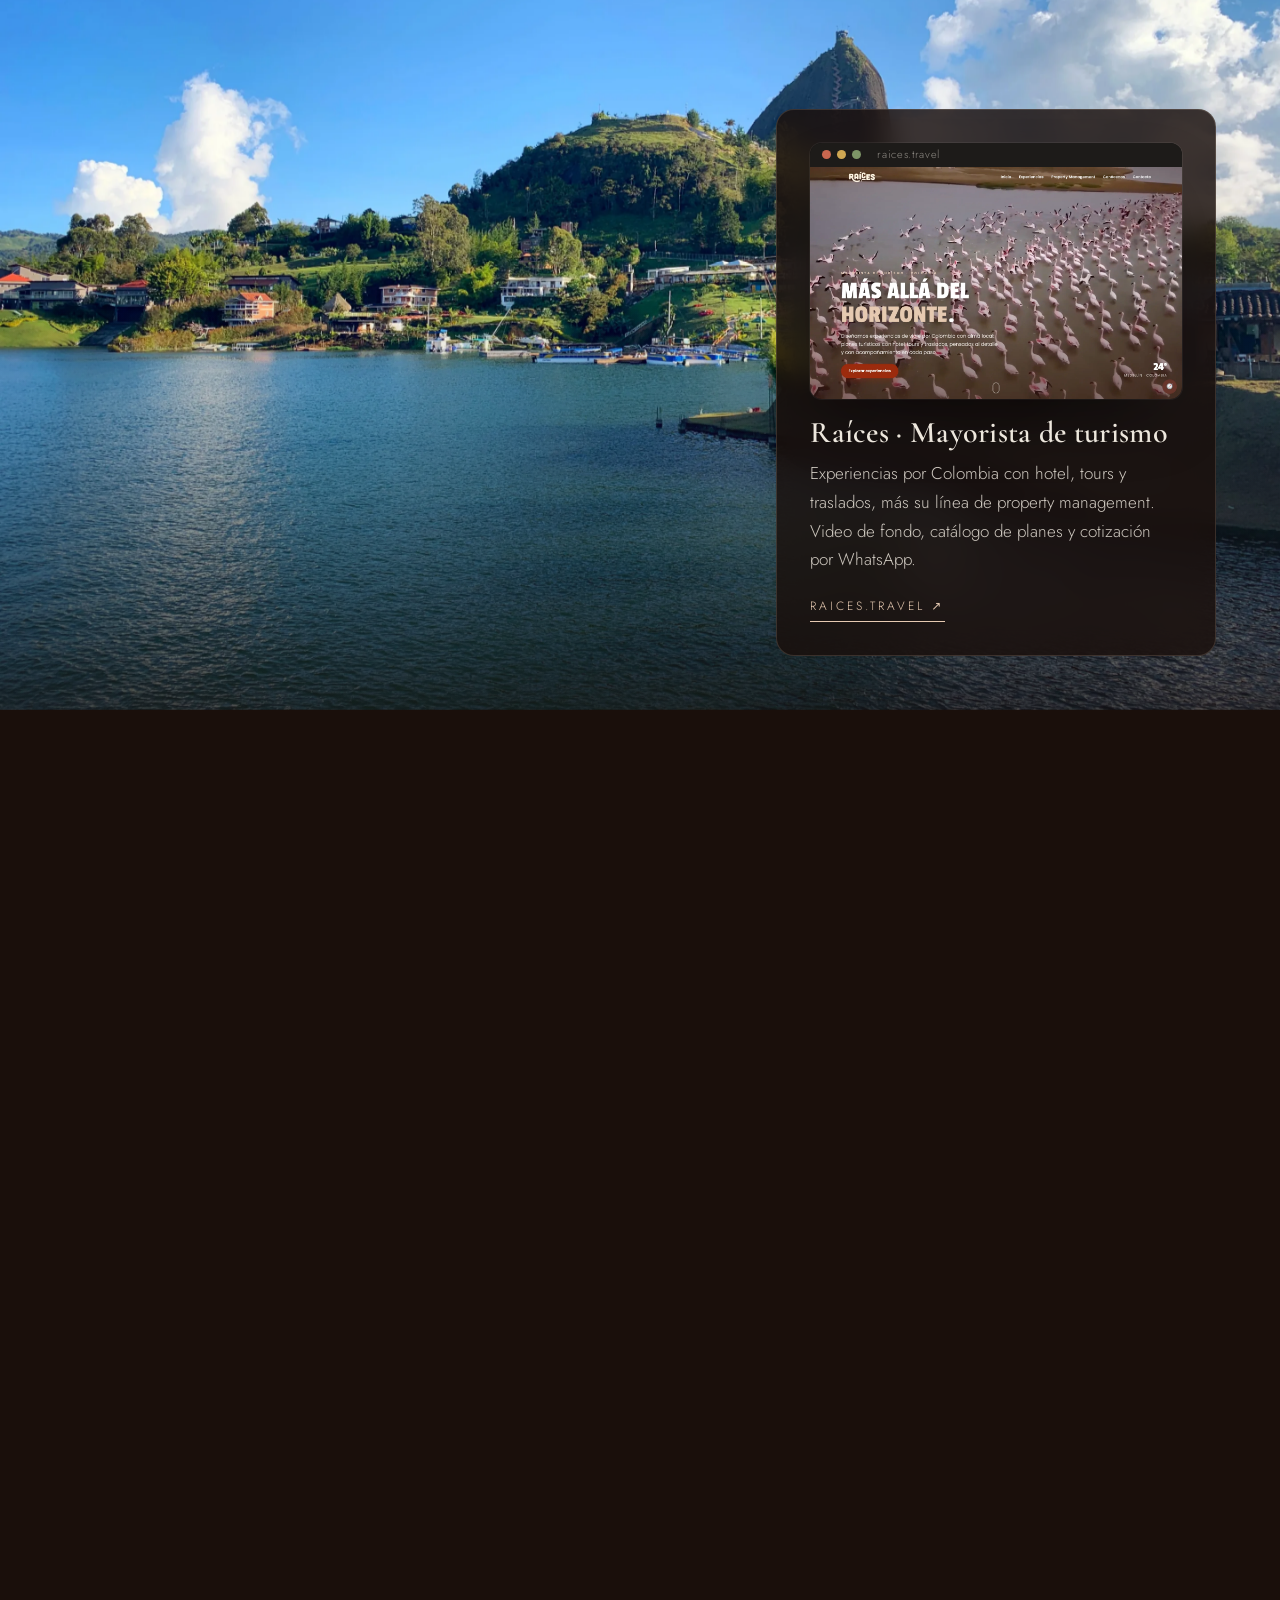
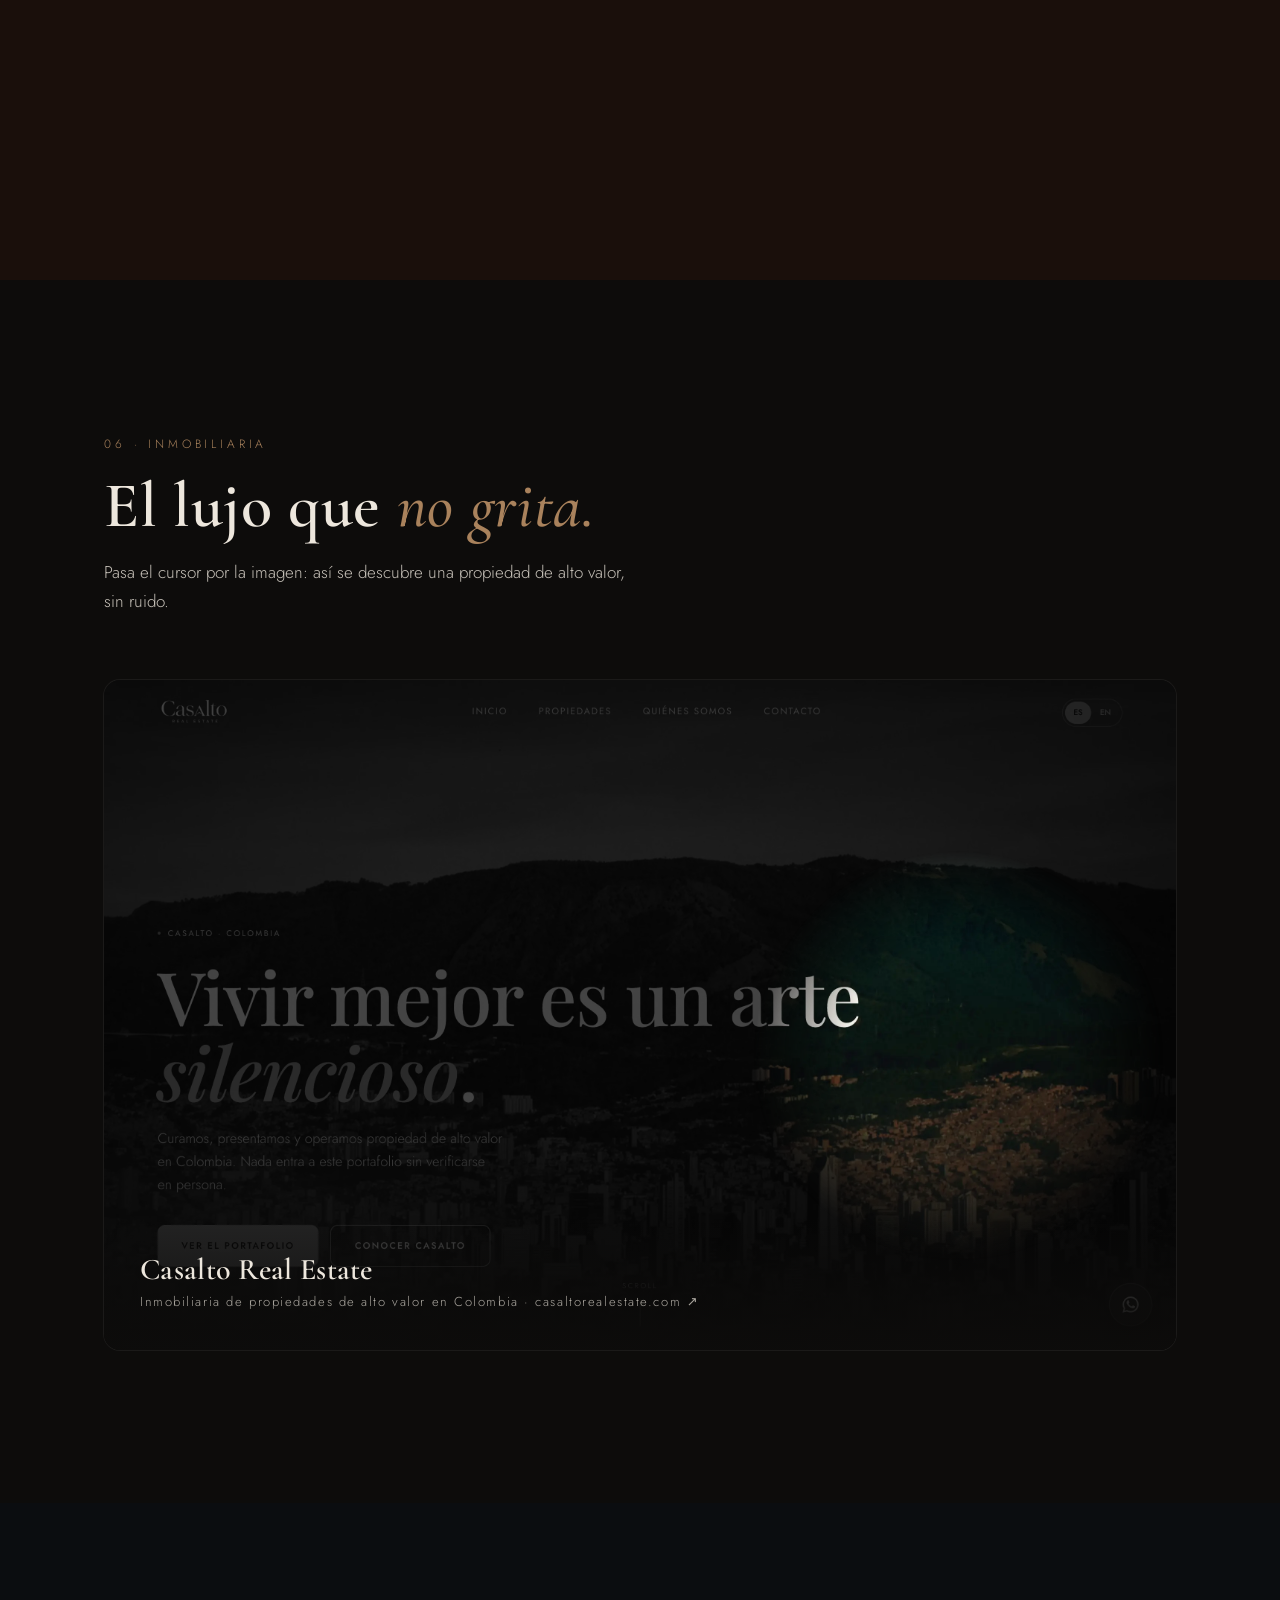
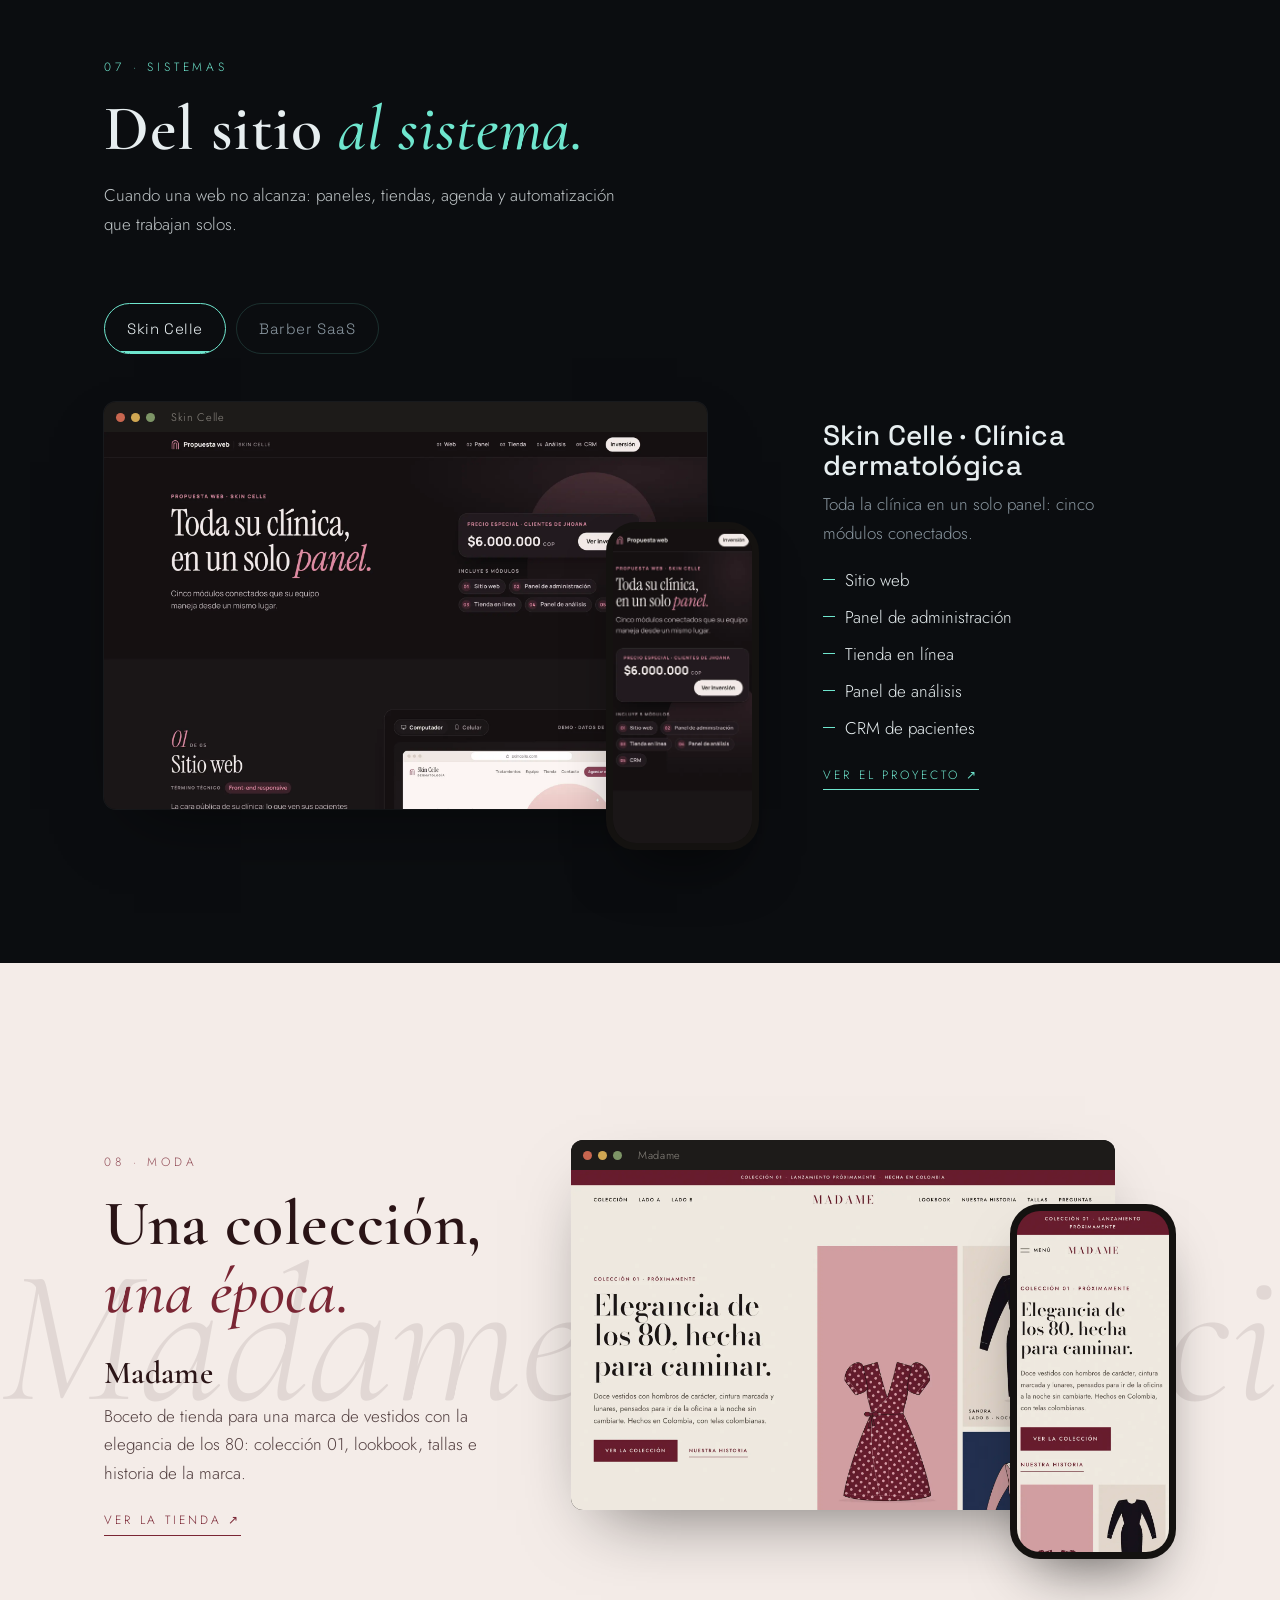
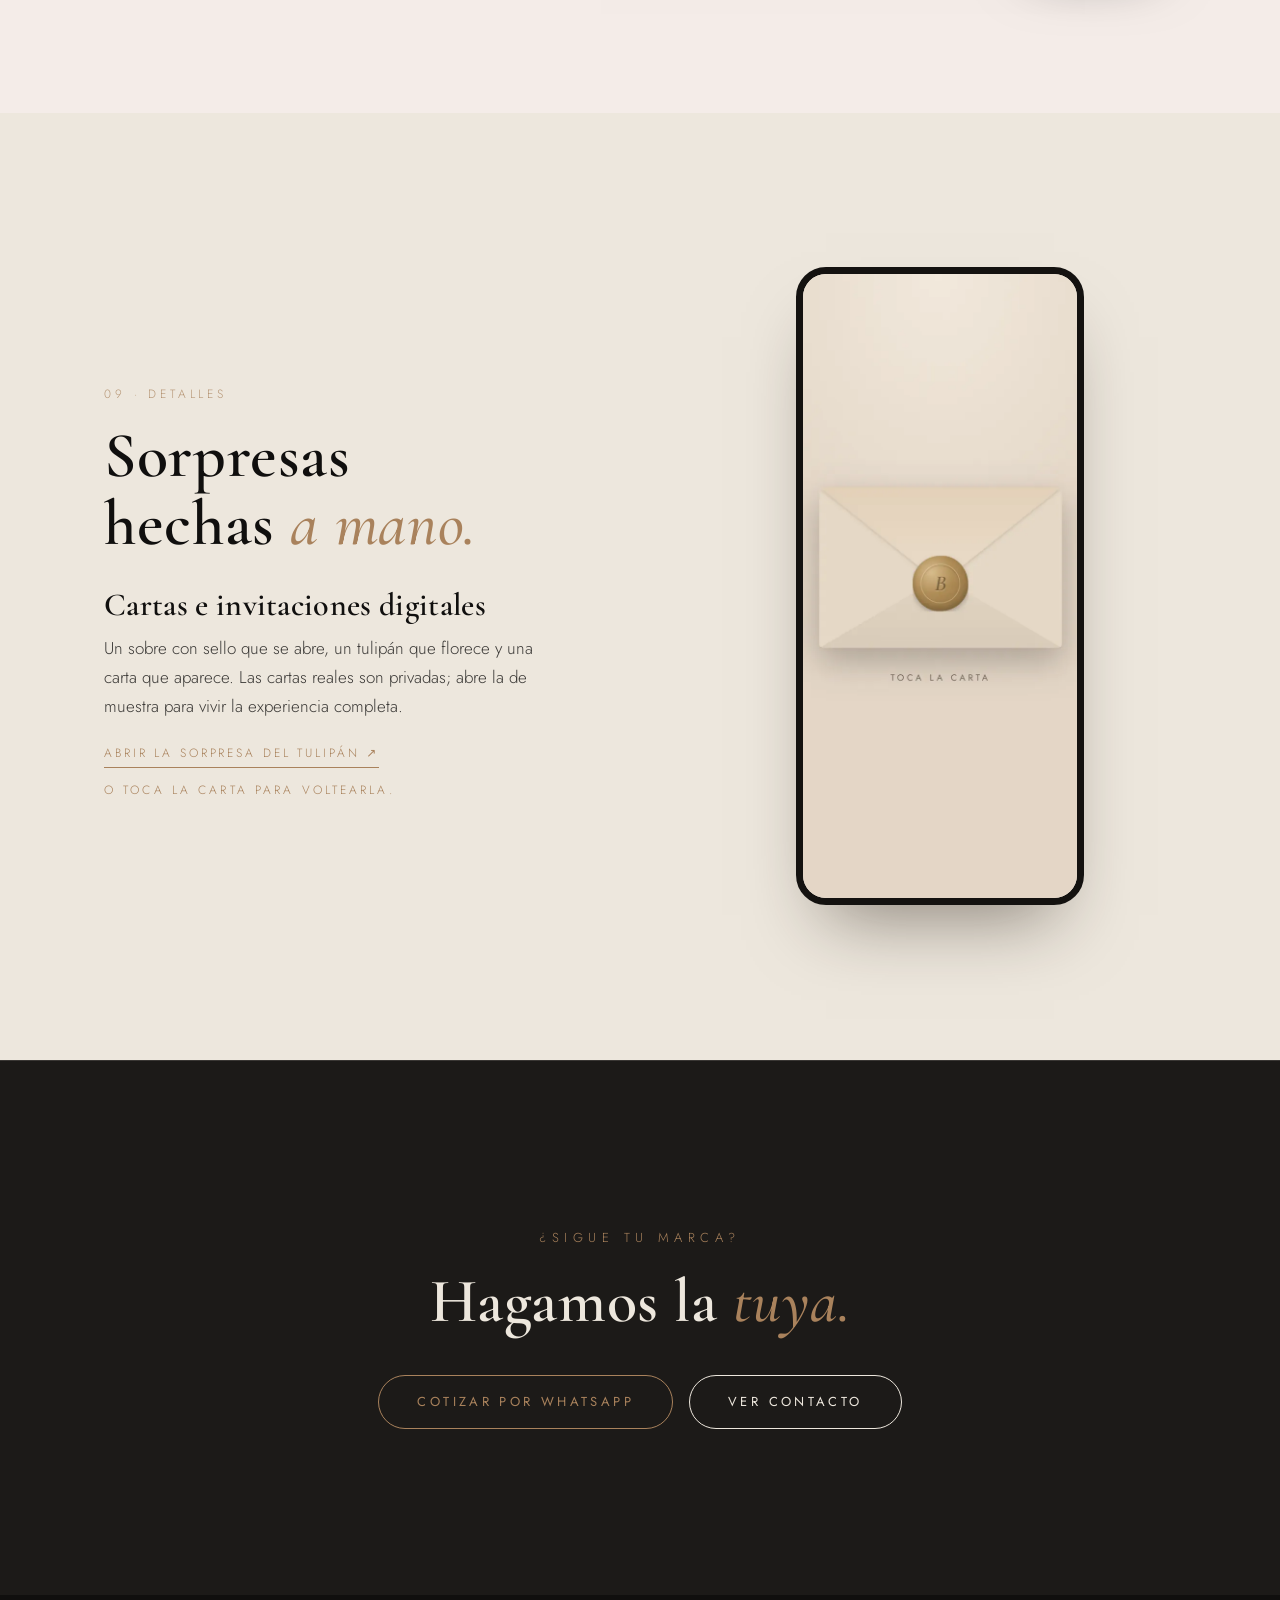
<file: portafolio.html>
<!DOCTYPE html>
<html lang="es">
<head>
  <meta charset="UTF-8">
  <meta name="viewport" content="width=device-width, initial-scale=1.0">
  <title>Portafolio — Bayron Londoño</title>
  <meta name="description" content="Webs para hoteles, spas, cafés, marcas personales, inmobiliarias y sistemas a la medida. Proyectos diseñados por Bayron Londoño desde la identidad de cada marca.">
  <link rel="canonical" href="https://bayronlondono.com/portafolio">
  <link rel="icon" type="image/svg+xml" href="assets/favicon.svg">

  <meta property="og:type" content="website">
  <meta property="og:title" content="Portafolio — Bayron Londoño">
  <meta property="og:description" content="18 proyectos web: hoteles, spa, café, marca personal, turismo, inmobiliaria, sistemas, moda y detalles digitales.">
  <meta property="og:url" content="https://bayronlondono.com/portafolio">
  <meta property="og:image" content="https://bayronlondono.com/assets/portafolio/curazaos-desk.webp?v=2">
  <meta property="og:locale" content="es_CO">

  <link rel="preconnect" href="https://fonts.googleapis.com">
  <link rel="preconnect" href="https://fonts.gstatic.com" crossorigin>
  <link rel="stylesheet" href="https://fonts.googleapis.com/css2?family=Cormorant+Garamond:ital,wght@0,500;0,600;0,700;1,500;1,600&family=Jost:wght@300;400;500&family=Space+Grotesk:wght@400;500&family=JetBrains+Mono:wght@400;500&display=swap">
  <link rel="stylesheet" href="styles.css?v=20261119">
  <link rel="stylesheet" href="portafolio.css?v=20261120">
  <script>document.documentElement.classList.add("js");</script>
</head>
<body class="page-portafolio">
<a class="skip-link" href="#hoteles">Saltar al contenido</a>

<header class="nav" data-nav>
  <a class="nav-brand" href="index.html">Bayron Londoño</a>
  <button class="nav-toggle" data-nav-toggle aria-label="Abrir menú" aria-expanded="false">
    <span></span><span></span>
  </button>
  <nav class="nav-links" data-nav-links aria-label="Navegación principal">
    <a href="fotografia.html">Fotografía</a>
    <a href="ia.html">IA</a>
    <a href="raices.html">Raíces</a>
    <a href="raices-pm.html">Property Management</a>
    <a href="vereda.html">Vereda</a>
    <a href="index.html#contacto">Contacto</a>
    <a href="portafolio.html" class="nav-cta nav-portafolio" aria-current="page">Portafolio</a>
  </nav>
</header>

<main>
  <!-- ============ HERO ============ -->
  <section class="po-hero">
    <div class="po-hero-wall" aria-hidden="true">
      <div class="po-wall-col"><img src="assets/portafolio/mint-thumb.webp?v=2" alt=""><img src="assets/portafolio/vereda-thumb.webp?v=2" alt=""><img src="assets/portafolio/barber-thumb.webp?v=2" alt=""></div>
      <div class="po-wall-col"><img src="assets/portafolio/camilo-thumb.webp?v=2" alt=""><img src="assets/portafolio/olive-thumb.webp?v=2" alt=""><img src="assets/portafolio/eden-thumb.webp?v=2" alt=""></div>
      <div class="po-wall-col"><img src="assets/portafolio/conexion-thumb.webp?v=2" alt=""><img src="assets/portafolio/madame-thumb.webp?v=2" alt=""><img src="assets/portafolio/casalto-thumb.webp?v=2" alt=""></div>
    </div>
    <div class="po-hero-veil" aria-hidden="true"></div>
    <div class="wrap po-hero-inner">
      <p class="kicker reveal">Portafolio · Webs y sistemas</p>
      <h1 class="reveal">Lo que he<br><em>construido.</em></h1>
      <p class="filosofia reveal">Hoteles, spas, cafés, marcas personales y sistemas a la medida. Cada sitio nace de la identidad de su marca: ninguno sale de una plantilla.</p>
      <ul class="po-stats reveal" aria-label="En cifras">
        <li><b>18</b><span>proyectos</span></li>
        <li><b>9</b><span>sectores</span></li>
        <li><b>0</b><span>plantillas</span></li>
      </ul>
    </div>
  </section>

  <!-- ============ MENÚ DE CATEGORÍAS ============ -->
  <nav class="po-cats" data-po-cats aria-label="Categorías del portafolio">
    <div class="po-cats-track">
      <a href="#hoteles" data-cat>Hoteles <sup>6</sup></a>
      <a href="#spa" data-cat>Spa <sup>1</sup></a>
      <a href="#marca-personal" data-cat>Marca personal <sup>2</sup></a>
      <a href="#cafe" data-cat>Café <sup>3</sup></a>
      <a href="#turismo" data-cat>Turismo <sup>1</sup></a>
      <a href="#inmobiliaria" data-cat>Inmobiliaria <sup>1</sup></a>
      <a href="#sistemas" data-cat>Sistemas <sup>2</sup></a>
      <a href="#moda" data-cat>Moda <sup>1</sup></a>
      <a href="#detalles" data-cat>Detalles <sup>1</sup></a>
    </div>
  </nav>

  <!-- ============ 01 · HOTELES — recorrido horizontal ============ -->
  <section class="po-sec po-sec-hoteles" id="hoteles" data-po-sec>
    <div class="po-h-scene" data-po-hscroll>
    <div class="po-h">
      <div class="wrap po-sec-head">
        <p class="po-sec-num">01 · Hoteles</p>
        <h2>Hospedajes que se <em>reservan solos.</em></h2>
        <p>Hoteles boutique, cabañas y apart-hoteles con reserva directa, galerías que venden la experiencia y WhatsApp a un toque.</p>
      </div>
      <div class="po-h-viewport">
        <div class="po-h-track" data-po-track>
          <a class="po-hcard" href="https://www.casaloscurazaos.com/" target="_blank" rel="noopener" data-view>
            <div class="po-browser"><div class="po-browser-bar"><i></i><i></i><i></i><span>casaloscurazaos.com</span></div><img src="assets/portafolio/curazaos-desk.webp?v=2" alt="Casa Los Curazaos: tres cabañas privadas en Llanogrande" loading="lazy" decoding="async"></div>
            <div class="po-hcard-meta"><span class="po-idx">01</span><div><h3>Casa Los Curazaos</h3><p>Cabañas privadas con jacuzzi · Llanogrande</p></div><span class="po-go">Ver sitio ↗</span></div>
          </a>
          <a class="po-hcard" href="https://bayronlondonoc.github.io/websites-examples/hotel-tres-altares/" target="_blank" rel="noopener" data-view>
            <div class="po-browser"><div class="po-browser-bar"><i></i><i></i><i></i><span>Hotel Tres Altares</span></div><img src="assets/portafolio/altares-desk.webp?v=2" alt="Hotel Tres Altares en Sabaneta" loading="lazy" decoding="async"></div>
            <div class="po-hcard-meta"><span class="po-idx">02</span><div><h3>Hotel Tres Altares</h3><p>Hotel de pueblo con alma · Sabaneta, Antioquia</p></div><span class="po-go">Ver sitio ↗</span></div>
          </a>
          <a class="po-hcard" href="https://bayronlondonoc.github.io/mint-medellin/" target="_blank" rel="noopener" data-view>
            <div class="po-browser"><div class="po-browser-bar"><i></i><i></i><i></i><span>MINT Medellín</span></div><img src="assets/portafolio/mint-desk.webp?v=2" alt="MINT Medellín, apartamentos de lujo en El Poblado" loading="lazy" decoding="async"></div>
            <div class="po-hcard-meta"><span class="po-idx">03</span><div><h3>MINT Medellín</h3><p>Apart-hotel de lujo · El Poblado</p></div><span class="po-go">Ver sitio ↗</span></div>
          </a>
          <a class="po-hcard" href="https://bayronlondonoc.github.io/hotel-moet-medellin/" target="_blank" rel="noopener" data-view>
            <div class="po-browser"><div class="po-browser-bar"><i></i><i></i><i></i><span>moët Medellín</span></div><img src="assets/portafolio/moet-desk.webp?v=2" alt="Hotel moët Medellín en Provenza" loading="lazy" decoding="async"></div>
            <div class="po-hcard-meta"><span class="po-idx">04</span><div><h3>Hotel moët Medellín</h3><p>Hotel boutique · Provenza, El Poblado</p></div><span class="po-go">Ver sitio ↗</span></div>
          </a>
          <a class="po-hcard" href="https://bayronlondonoc.github.io/propuesta-el-nido-acacias/" target="_blank" rel="noopener" data-view>
            <div class="po-browser"><div class="po-browser-bar"><i></i><i></i><i></i><span>El Nido Acacias</span></div><img src="assets/portafolio/nido-desk.webp?v=2" alt="El Nido Acacias, ecohotel en Acacías, Meta" loading="lazy" decoding="async"></div>
            <div class="po-hcard-meta"><span class="po-idx">05</span><div><h3>El Nido Acacias</h3><p>Ecohotel con reserva y pago en línea · Acacías, Meta</p></div><span class="po-go">Ver sitio ↗</span></div>
          </a>
          <a class="po-hcard" href="https://bayronlondonoc.github.io/websites-examples/hotel-eden-parque-del-cafe/" target="_blank" rel="noopener" data-view>
            <div class="po-browser"><div class="po-browser-bar"><i></i><i></i><i></i><span>Hotel El Edén</span></div><img src="assets/portafolio/eden-desk.webp?v=2" alt="Hotel El Edén Parque del Café en Montenegro, Quindío" loading="lazy" decoding="async"></div>
            <div class="po-hcard-meta"><span class="po-idx">06</span><div><h3>Hotel El Edén</h3><p>Casona cafetera junto al Parque del Café · Quindío</p></div><span class="po-go">Ver sitio ↗</span></div>
          </a>
        </div>
      </div>
      <div class="wrap po-h-hint" aria-hidden="true"><span class="po-h-bar"><i data-po-progress></i></span><span>Desliza para recorrer</span></div>
    </div>
    </div>
  </section>

  <!-- ============ 02 · SPA — recorrido dentro de la pantalla ============ -->
  <section class="po-sec po-sec-spa" id="spa" data-po-sec>
    <div class="po-tour" data-po-tour>
      <div class="po-tour-sticky">
        <div class="wrap po-tour-grid">
          <div class="po-tour-info">
            <p class="po-sec-num">02 · Spa</p>
            <h2>La calma, también <em>en pantalla.</em></h2>
            <h3>Olivé Spa</h3>
            <p>Spa de lujo en Medellín: masajes, faciales y cuidado capilar. Un sitio cálido, con reserva por WhatsApp y un selector de experiencias desde la primera pantalla.</p>
            <ul class="po-chips"><li>Reserva por WhatsApp</li><li>Programas y precios</li><li>Galería del espacio</li></ul>
            <a class="po-link" href="https://www.olivespamedellin.com/" target="_blank" rel="noopener">olivespamedellin.com ↗</a>
          </div>
          <div class="po-tour-devices">
            <div class="po-laptop">
              <div class="po-laptop-screen" data-po-screen><img class="po-tour-img" data-po-tour-img src="assets/portafolio/olive-full.webp?v=2" alt="Recorrido completo del sitio de Olivé Spa" loading="lazy" decoding="async"></div>
              <div class="po-laptop-base" aria-hidden="true"></div>
            </div>
            <div class="po-phone po-tour-phone"><img src="assets/portafolio/olive-mobile.webp?v=2" alt="Olivé Spa en celular" loading="lazy" decoding="async"></div>
          </div>
        </div>
      </div>
    </div>
  </section>

  <!-- ============ 03 · MARCA PERSONAL — tarjetas con relieve 3D ============ -->
  <section class="po-sec po-sec-marca" id="marca-personal" data-po-sec>
    <div class="wrap">
      <div class="po-sec-head">
        <p class="po-sec-num">03 · Marca personal</p>
        <h2>Personas que se vuelven <em>marca.</em></h2>
        <p>Sitios para profesionales que venden lo que saben y cómo lo hacen: portafolio curado, tono propio y contacto directo.</p>
      </div>
      <div class="po-tilt-grid">
        <a class="po-tilt reveal" href="https://website-eta-rosy-12.vercel.app/" target="_blank" rel="noopener" data-po-tilt data-view>
          <div class="po-tilt-stage">
            <img class="po-tilt-desk" src="assets/portafolio/camilo-desk.webp?v=2" alt="Camilo Ramírez Real Estate" loading="lazy" decoding="async">
            <div class="po-phone po-tilt-phone"><img src="assets/portafolio/camilo-mobile.webp?v=2" alt="" loading="lazy" decoding="async"></div>
            <span class="po-tilt-glare" aria-hidden="true"></span>
          </div>
          <div class="po-tilt-meta"><h3>Camilo Ramírez</h3><p>Asesor inmobiliario de lujo en Antioquia. Colección privada, portafolio residencial y consultoría patrimonial.</p><span class="po-go">Ver sitio ↗</span></div>
        </a>
        <a class="po-tilt reveal" href="https://bayronlondonoc.github.io/jhoana-osorio-arquitecta/" target="_blank" rel="noopener" data-po-tilt data-view>
          <div class="po-tilt-stage">
            <img class="po-tilt-desk" src="assets/portafolio/jhoana-desk.webp?v=2" alt="Jhoana Osorio, arquitecta" loading="lazy" decoding="async">
            <div class="po-phone po-tilt-phone"><img src="assets/portafolio/jhoana-mobile.webp?v=2" alt="" loading="lazy" decoding="async"></div>
            <span class="po-tilt-glare" aria-hidden="true"></span>
          </div>
          <div class="po-tilt-meta"><h3>Jhoana Osorio · Arquitecta</h3><p>Portafolio de diseño interior, modelado 3D y renderizado para restaurantes, boutiques y viviendas.</p><span class="po-go">Ver sitio ↗</span></div>
        </a>
      </div>
    </div>
  </section>

  <!-- ============ 04 · CAFÉ — tarjetas que se apilan ============ -->
  <section class="po-sec po-sec-cafe" id="cafe" data-po-sec>
    <div class="wrap">
      <div class="po-sec-head">
        <p class="po-sec-num">04 · Café</p>
        <h2>Del grano <em>a la carta.</em></h2>
        <p>Marcas de café con historia: tienda de origen, cafetería con brunch y una carta digital que se busca por plato o ingrediente.</p>
      </div>
      <div class="po-stack" data-po-stack>
        <article class="po-stack-card" style="--i:0">
          <div class="po-stack-text">
            <span class="po-idx">01</span>
            <h3>Vereda</h3>
            <p>Café colombiano de origen desde Sevilla, Valle. Colecciones, ritual de preparación e historia de la finca, con envíos a toda Colombia.</p>
            <a class="po-link" href="https://cafevereda-co.vercel.app/" target="_blank" rel="noopener">Ver sitio ↗</a>
          </div>
          <div class="po-browser"><div class="po-browser-bar"><i></i><i></i><i></i><span>Vereda</span></div><img src="assets/portafolio/vereda-desk.webp?v=2" alt="Vereda, café de origen" loading="lazy" decoding="async"></div>
        </article>
        <article class="po-stack-card" style="--i:1">
          <div class="po-stack-text">
            <span class="po-idx">02</span>
            <h3>Café Conexión</h3>
            <p>Café y brunch en Laureles–Estadio. Hero cinematográfico con un colibrí animado, talleres, el espacio y la carta a un clic.</p>
            <a class="po-link" href="https://bayronlondonoc.github.io/cafe-conexion/" target="_blank" rel="noopener">Ver sitio ↗</a>
          </div>
          <div class="po-browser"><div class="po-browser-bar"><i></i><i></i><i></i><span>Café Conexión</span></div><img src="assets/portafolio/conexion-desk.webp?v=2" alt="Café Conexión en Laureles" loading="lazy" decoding="async"></div>
        </article>
        <article class="po-stack-card" style="--i:2">
          <div class="po-stack-text">
            <span class="po-idx">03</span>
            <h3>Carta de Café Conexión</h3>
            <p>Menú digital con buscador por plato o ingrediente, categorías y «lo que más piden». Se abre desde el QR de la mesa.</p>
            <a class="po-link" href="https://bayronlondonoc.github.io/cafe-conexion/menu/" target="_blank" rel="noopener">Ver la carta ↗</a>
          </div>
          <div class="po-browser"><div class="po-browser-bar"><i></i><i></i><i></i><span>Carta</span></div><img src="assets/portafolio/carta-desk.webp?v=2" alt="Carta digital de Café Conexión" loading="lazy" decoding="async"></div>
        </article>
      </div>
    </div>
  </section>

  <!-- ============ 05 · TURISMO — la imagen se abre a pantalla completa ============ -->
  <section class="po-sec po-sec-turismo" id="turismo" data-po-sec>
    <div class="po-expand" data-po-expand>
      <div class="po-expand-sticky">
        <div class="wrap po-expand-head">
          <p class="po-sec-num">05 · Turismo</p>
          <h2>Colombia, contada <em>con alma.</em></h2>
        </div>
        <figure class="po-expand-fig" data-po-expand-fig>
          <img src="assets/img/rc-guatape-v2.webp" alt="Guatapé y la Piedra del Peñol, Antioquia" loading="lazy" decoding="async">
        </figure>
        <div class="po-expand-text" data-po-expand-text>
          <div class="po-browser po-expand-shot"><div class="po-browser-bar"><i></i><i></i><i></i><span>raices.travel</span></div><img src="assets/portafolio/raices-desk.webp?v=2" alt="Sitio web de Raíces, mayorista de turismo" loading="lazy" decoding="async"></div>
          <h3>Raíces · Mayorista de turismo</h3>
          <p>Experiencias por Colombia con hotel, tours y traslados, más su línea de property management. Video de fondo, catálogo de planes y cotización por WhatsApp.</p>
          <a class="po-link" href="https://www.raices.travel/" target="_blank" rel="noopener">raices.travel ↗</a>
        </div>
      </div>
    </div>
  </section>

  <!-- ============ 06 · INMOBILIARIA — foco que sigue al cursor ============ -->
  <section class="po-sec po-sec-inmo" id="inmobiliaria" data-po-sec>
    <div class="wrap">
      <div class="po-sec-head">
        <p class="po-sec-num">06 · Inmobiliaria</p>
        <h2>El lujo que <em>no grita.</em></h2>
        <p>Pasa el cursor por la imagen: así se descubre una propiedad de alto valor, sin ruido.</p>
      </div>
      <a class="po-spot reveal" href="https://casaltorealestate.com/" target="_blank" rel="noopener" data-po-spot data-view>
        <img class="po-spot-base" src="assets/portafolio/casalto-desk.webp?v=2" alt="Casalto Real Estate" loading="lazy" decoding="async">
        <img class="po-spot-top" src="assets/portafolio/casalto-desk.webp?v=2" alt="" aria-hidden="true" loading="lazy" decoding="async">
        <div class="po-spot-meta"><h3>Casalto Real Estate</h3><p>Inmobiliaria de propiedades de alto valor en Colombia · casaltorealestate.com ↗</p></div>
      </a>
    </div>
  </section>

  <!-- ============ 07 · SISTEMAS — pestañas con dispositivos ============ -->
  <section class="po-sec po-sec-sys" id="sistemas" data-po-sec>
    <div class="wrap">
      <div class="po-sec-head">
        <p class="po-sec-num">07 · Sistemas</p>
        <h2>Del sitio <em>al sistema.</em></h2>
        <p>Cuando una web no alcanza: paneles, tiendas, agenda y automatización que trabajan solos.</p>
      </div>
      <div class="po-sys" data-po-sys>
        <div class="po-sys-tabs" role="tablist" aria-label="Sistemas">
          <button role="tab" aria-selected="true" aria-controls="sys-skin" id="tab-skin" data-sys-tab="0">Skin Celle<span class="po-sys-bar"><i></i></span></button>
          <button role="tab" aria-selected="false" aria-controls="sys-barber" id="tab-barber" data-sys-tab="1">Barber SaaS<span class="po-sys-bar"><i></i></span></button>
        </div>
        <div class="po-sys-panel is-active" role="tabpanel" id="sys-skin" aria-labelledby="tab-skin" data-sys-panel>
          <div class="po-sys-devices">
            <div class="po-browser"><div class="po-browser-bar"><i></i><i></i><i></i><span>Skin Celle</span></div><img src="assets/portafolio/skin-desk.webp?v=2" alt="Skin Celle: sitio, panel, tienda y CRM" loading="lazy" decoding="async"></div>
            <div class="po-phone"><img src="assets/portafolio/skin-mobile.webp?v=2" alt="" loading="lazy" decoding="async"></div>
          </div>
          <div class="po-sys-info">
            <h3>Skin Celle · Clínica dermatológica</h3>
            <p>Toda la clínica en un solo panel: cinco módulos conectados.</p>
            <ul class="po-list"><li>Sitio web</li><li>Panel de administración</li><li>Tienda en línea</li><li>Panel de análisis</li><li>CRM de pacientes</li></ul>
            <a class="po-link" href="https://bayronlondonoc.github.io/propuesta-skin-celle/" target="_blank" rel="noopener">Ver el proyecto ↗</a>
          </div>
        </div>
        <div class="po-sys-panel" role="tabpanel" id="sys-barber" aria-labelledby="tab-barber" data-sys-panel hidden>
          <div class="po-sys-devices">
            <div class="po-browser"><div class="po-browser-bar"><i></i><i></i><i></i><span>Barber SaaS</span></div><img src="assets/portafolio/barber-desk.webp?v=2" alt="Barber SaaS: la barbería se maneja sola" loading="lazy" decoding="async"></div>
            <div class="po-phone"><img src="assets/portafolio/barber-mobile.webp?v=2" alt="" loading="lazy" decoding="async"></div>
          </div>
          <div class="po-sys-info">
            <h3>Barber SaaS · Barberías de Medellín</h3>
            <p>«Vos cortás. La barbería se maneja sola.»</p>
            <ul class="po-list"><li>Asistente de WhatsApp que agenda 24/7</li><li>Fila virtual con QR</li><li>Anticipos por Nequi o Bre-B</li><li>Liquidación de barberos</li></ul>
            <a class="po-link" href="https://bayronlondonoc.github.io/barber-saas/" target="_blank" rel="noopener">Ver el proyecto ↗</a>
          </div>
        </div>
      </div>
    </div>
  </section>

  <!-- ============ 08 · MODA — cinta infinita + tarjeta magnética ============ -->
  <section class="po-sec po-sec-moda" id="moda" data-po-sec>
    <div class="po-marquee" aria-hidden="true">
      <div class="po-marquee-track"><span>Madame · Elegancia de los 80 · Hecha para caminar · </span><span>Madame · Elegancia de los 80 · Hecha para caminar · </span></div>
    </div>
    <div class="wrap po-moda-grid">
      <div class="po-moda-info">
        <p class="po-sec-num">08 · Moda</p>
        <h2>Una colección, <em>una época.</em></h2>
        <h3>Madame</h3>
        <p>Boceto de tienda para una marca de vestidos con la elegancia de los 80: colección 01, lookbook, tallas e historia de la marca.</p>
        <a class="po-link" href="https://bayronlondonoc.github.io/madame-web/" target="_blank" rel="noopener">Ver la tienda ↗</a>
      </div>
      <a class="po-mag" href="https://bayronlondonoc.github.io/madame-web/" target="_blank" rel="noopener" data-po-mag data-view>
        <div class="po-browser po-mag-desk" data-mag-layer="0.5"><div class="po-browser-bar"><i></i><i></i><i></i><span>Madame</span></div><img src="assets/portafolio/madame-desk.webp?v=2" alt="Tienda Madame, colección 01" loading="lazy" decoding="async"></div>
        <div class="po-phone po-mag-phone" data-mag-layer="1.2"><img src="assets/portafolio/madame-mobile.webp?v=2" alt="" loading="lazy" decoding="async"></div>
      </a>
    </div>
  </section>

  <!-- ============ 09 · DETALLES — carta que se voltea ============ -->
  <section class="po-sec po-sec-detalles" id="detalles" data-po-sec>
    <div class="wrap po-detalles-grid">
      <div class="po-detalles-info">
        <p class="po-sec-num">09 · Detalles</p>
        <h2>Sorpresas hechas <em>a mano.</em></h2>
        <h3>Cartas e invitaciones digitales</h3>
        <p>Un sobre con sello que se abre, un tulipán que florece y una carta que aparece. Las cartas reales son privadas; abre la de muestra para vivir la experiencia completa.</p>
        <a class="po-link" href="demos/tulipan/" target="_blank" rel="noopener">Abrir la sorpresa del tulipán ↗</a>
        <p class="po-detalles-hint">O toca la carta para voltearla.</p>
      </div>
      <button class="po-flip" type="button" data-po-flip aria-pressed="false" aria-label="Voltear la carta">
        <span class="po-flip-inner">
          <span class="po-flip-face po-flip-front"><img src="assets/portafolio/invita-mobile.webp?v=2" alt="Invitación digital: sobre con sello de cera" loading="lazy" decoding="async"></span>
          <span class="po-flip-face po-flip-back"><img src="assets/portafolio/tulipan-mobile.webp?v=2" alt="Carta sorpresa en forma de tulipán" loading="lazy" decoding="async"></span>
        </span>
      </button>
    </div>
  </section>

  <!-- ============ CTA ============ -->
  <section class="page-cta po-cta">
    <div class="wrap wrap-narrow">
      <p class="kicker reveal">¿Sigue tu marca?</p>
      <h2 class="reveal">Hagamos la <em>tuya.</em></h2>
      <div class="cta-actions reveal">
        <a class="btn btn-arena btn-pill" data-whatsapp data-wa-msg="Hola Bayron, vi tu portafolio y quiero una página web para mi marca." href="#" hidden>Cotizar por WhatsApp</a>
        <a class="btn btn-ghost btn-pill" href="index.html#contacto">Ver contacto</a>
      </div>
    </div>
  </section>
</main>

<footer class="footer">
  <div class="wrap footer-inner">
    <p class="footer-brand">Bayron Londoño</p>
    <p class="footer-tagline"><em>La elegancia de servir en silencio.</em></p>
    <p class="footer-meta">
      <a href="fotografia.html">Fotografía</a><span class="footer-sep">·</span><a href="ia.html">IA</a><span class="footer-sep">·</span><a href="raices.html">Raíces</a><span class="footer-sep">·</span><a href="raices-pm.html">Property Management</a><span class="footer-sep">·</span><a href="vereda.html">Vereda</a><span class="footer-sep">·</span><a href="portafolio.html">Portafolio</a>
    </p>
    <p class="footer-meta">
      © <span data-year>2026</span> Bayron Londoño · Antioquia, Colombia
      <span class="footer-sep">·</span>
      Algunas imágenes son de referencia: <a href="creditos.html">ver créditos</a>
    </p>
  </div>
</footer>

<div class="view-pill" data-view-pill aria-hidden="true">Ver</div>

<script defer src="lib/manifest.js?v=20260804"></script>
<script defer src="main.js?v=20260804"></script>
<script defer src="portafolio.js?v=20261120"></script>
</body>
</html>
</file>
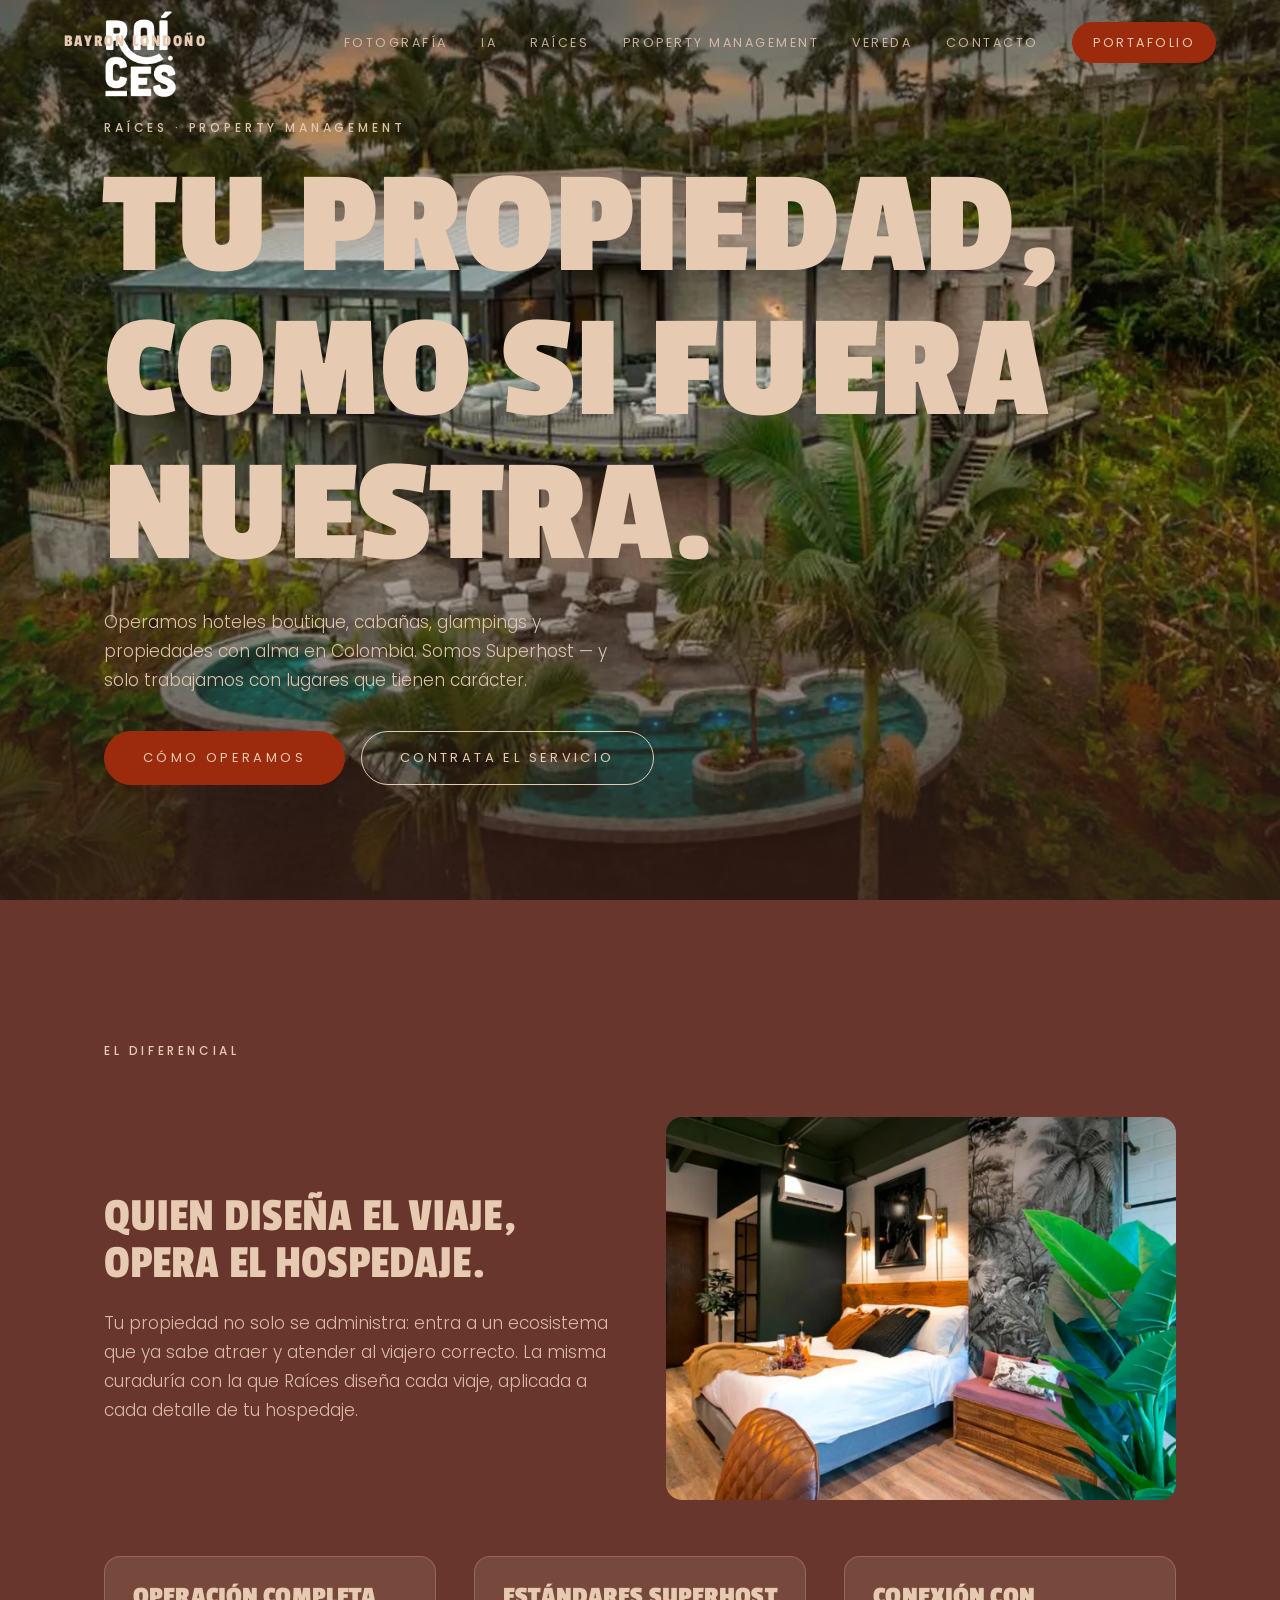
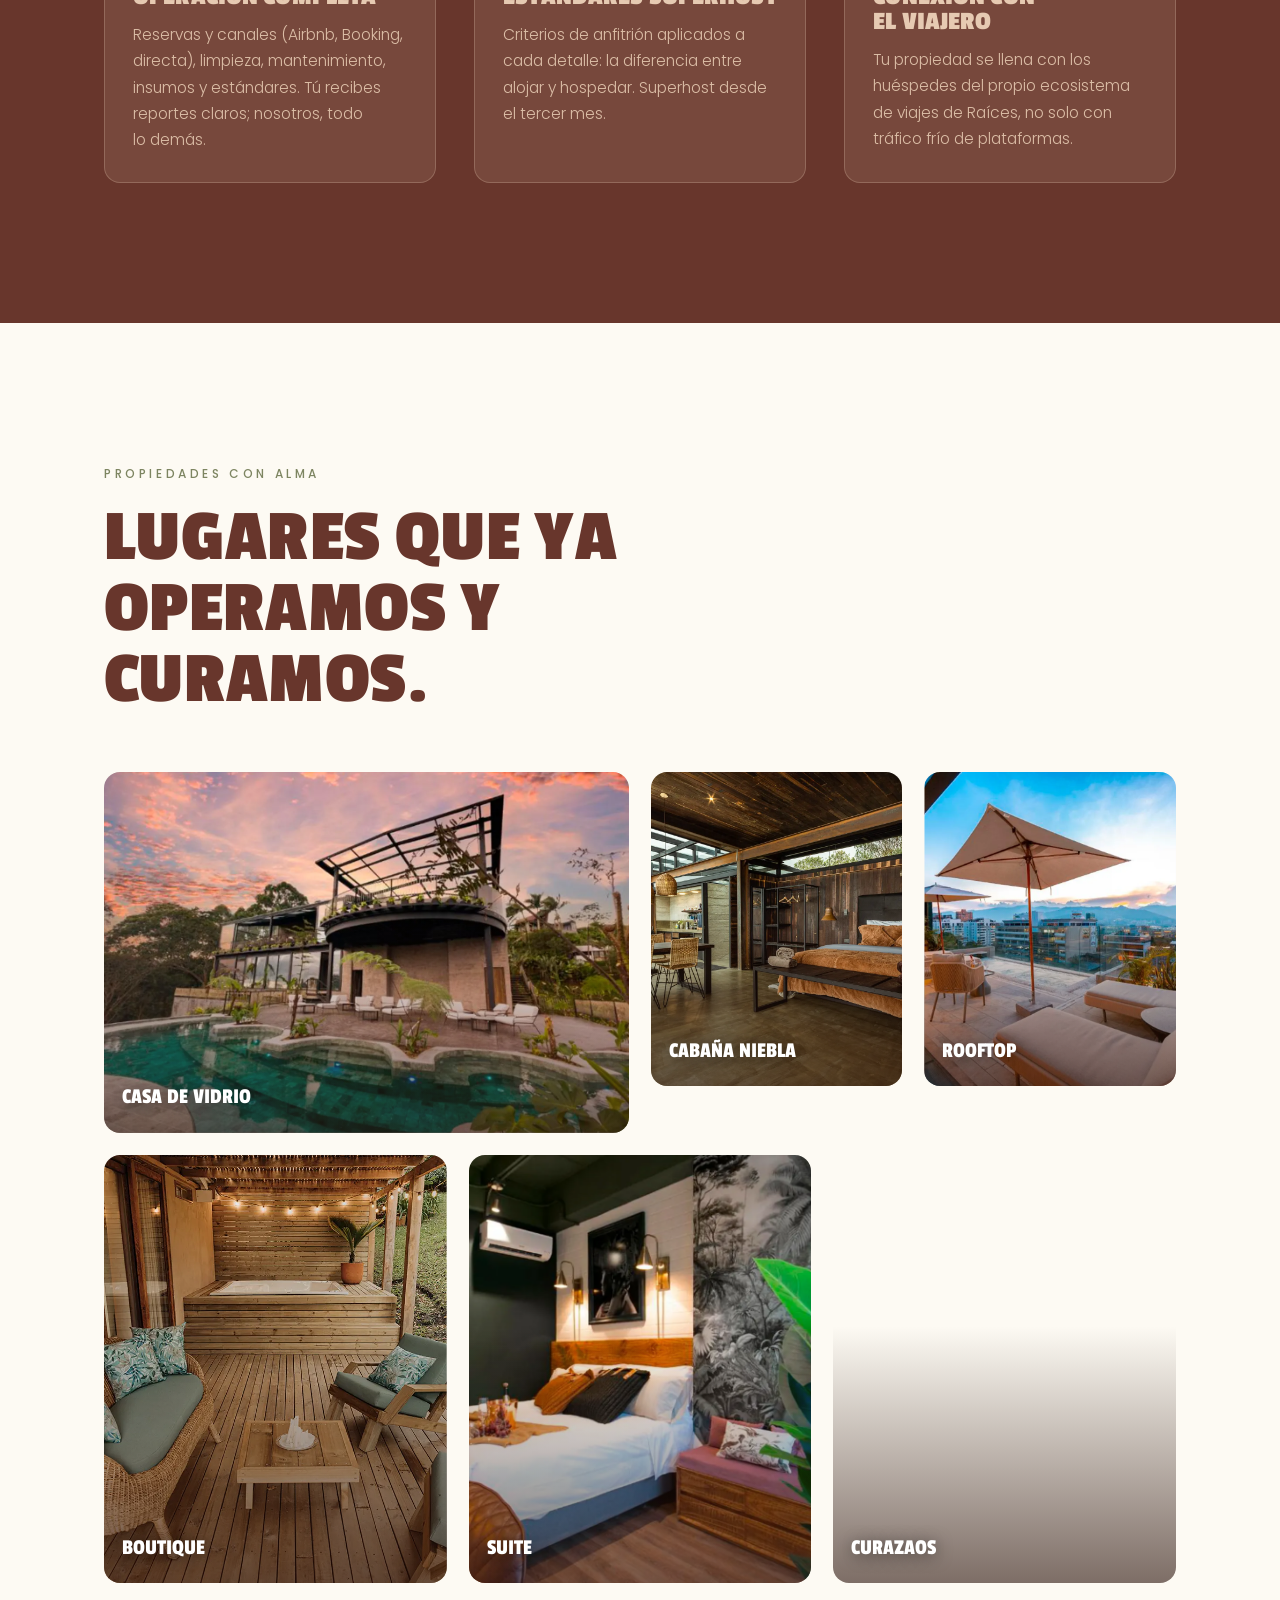
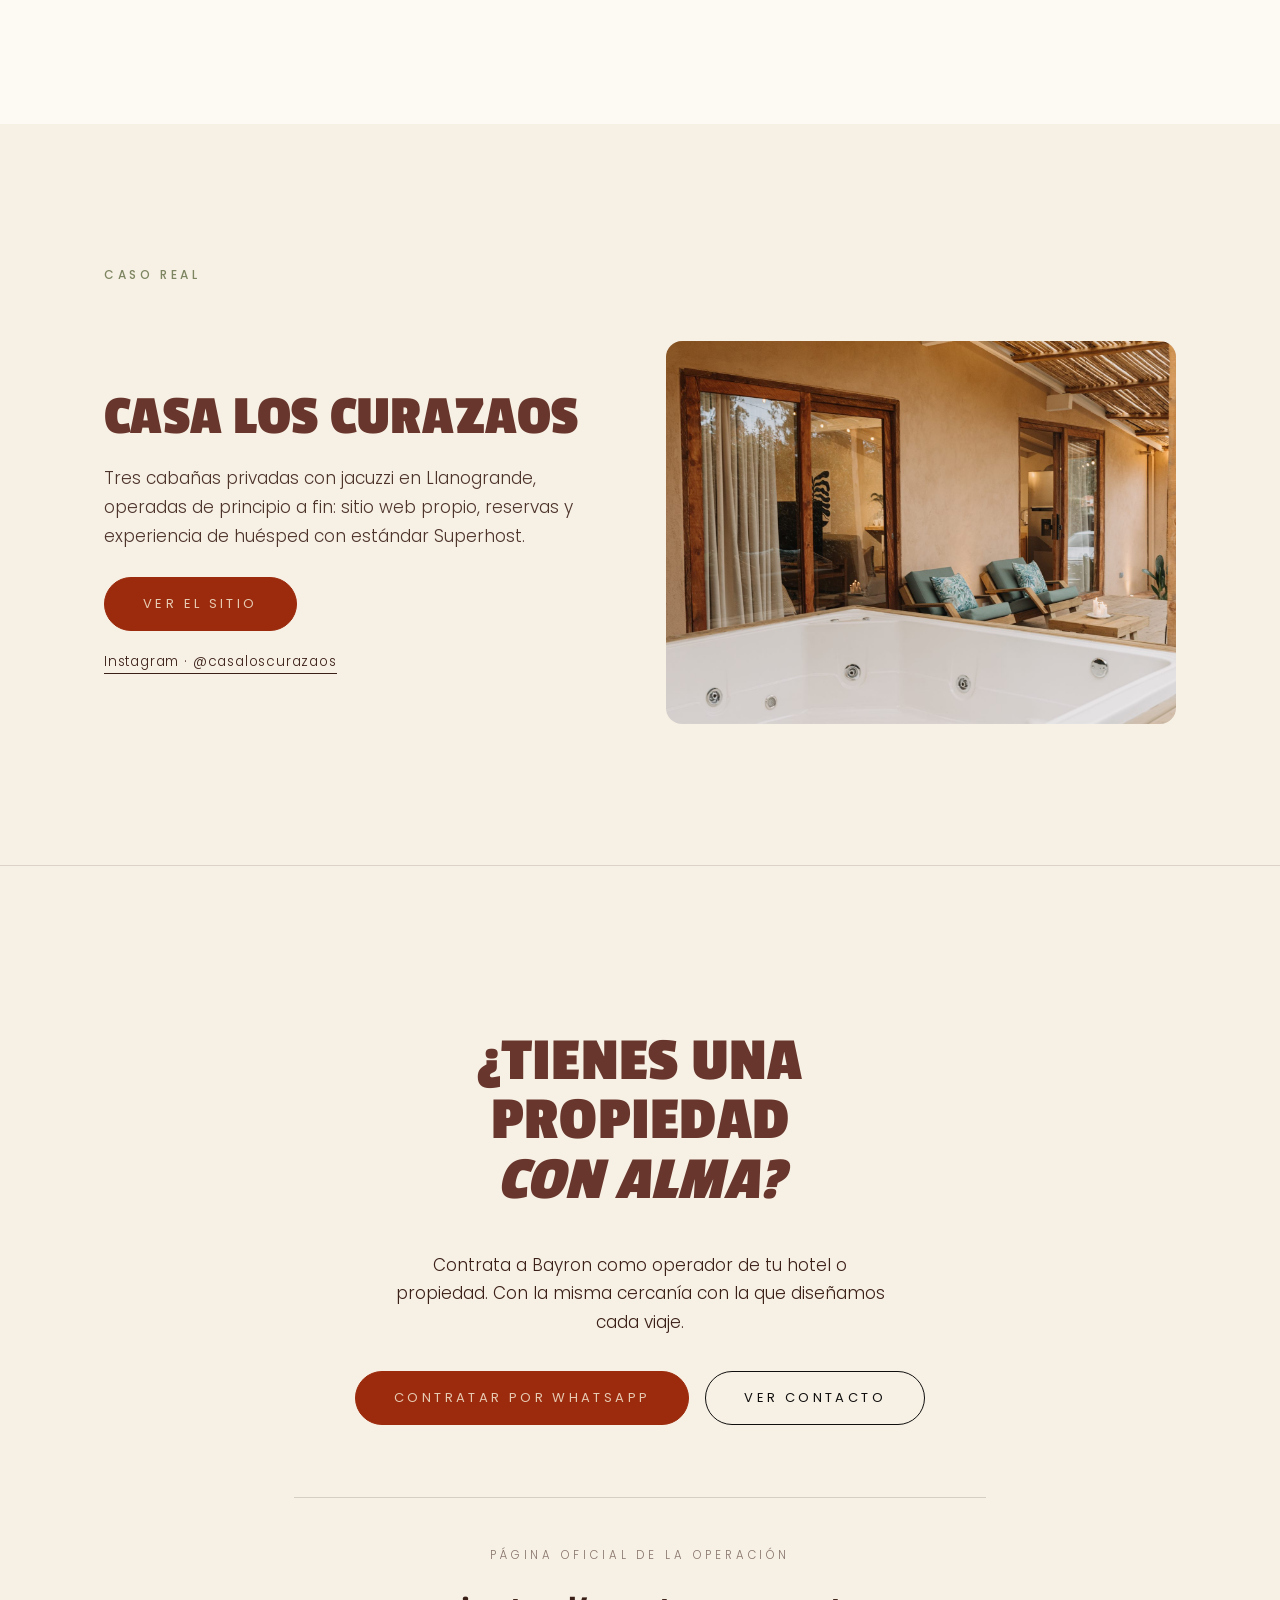
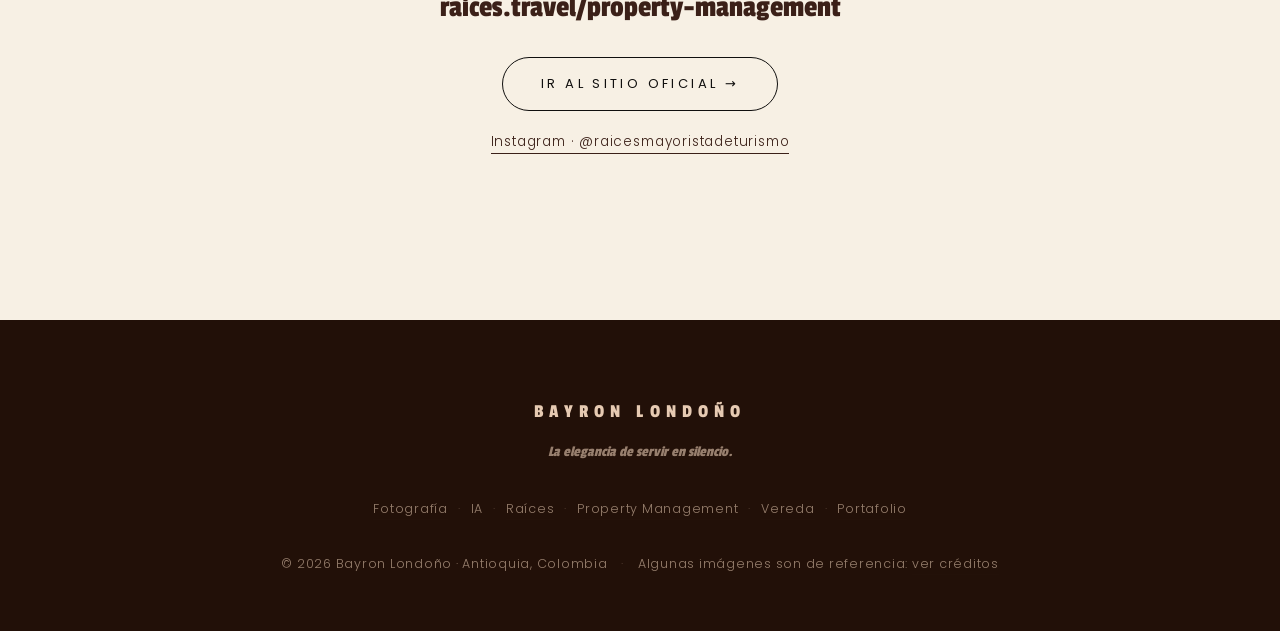
<file: raices-pm.html>
<!DOCTYPE html>
<html lang="es">
<head>
  <meta charset="UTF-8">
  <meta name="viewport" content="width=device-width, initial-scale=1.0">
  <title>Property Management — Raíces · Bayron Londoño</title>
  <meta name="description" content="Raíces Property Management: operación hotelera y de propiedades con alma en Colombia. Expertos en Airbnb, Superhost. Quien diseña el viaje, opera el hospedaje.">
  <link rel="canonical" href="https://bayronlondono.com/raices-pm">
  <link rel="icon" type="image/svg+xml" href="assets/favicon.svg">
  <link rel="preload" as="image" href="assets/img/pm-tuirak.webp" fetchpriority="high">
  <link rel="preconnect" href="https://fonts.googleapis.com">
  <link rel="preconnect" href="https://fonts.gstatic.com" crossorigin>
  <link rel="stylesheet" href="https://fonts.googleapis.com/css2?family=Passion+One:wght@400;700;900&family=Poppins:wght@300;400;500;600&display=swap">
  <link rel="stylesheet" href="styles.css?v=20261119">
  <script>document.documentElement.classList.add("js");</script>
</head>
<body class="page-raices on-hero">
<a class="skip-link" href="#diferencial">Saltar al contenido</a>

<header class="nav" data-nav>
  <a class="nav-brand" href="index.html">Bayron Londoño</a>
  <button class="nav-toggle" data-nav-toggle aria-label="Abrir menú" aria-expanded="false">
    <span></span><span></span>
  </button>
  <nav class="nav-links" data-nav-links aria-label="Navegación principal">
    <a href="fotografia.html">Fotografía</a>
    <a href="ia.html">IA</a>
    <a href="raices.html">Raíces</a>
    <a href="raices-pm.html">Property Management</a>
    <a href="vereda.html">Vereda</a>
    <a href="index.html#contacto">Contacto</a>
    <a href="portafolio.html" class="nav-cta nav-portafolio">Portafolio</a>
  </nav>
</header>

<main>
  <!-- HERO -->
  <section class="rc-hero">
    <div class="rc-hero-media" aria-hidden="true"><img src="assets/img/pm-tuirak.webp" alt="" fetchpriority="high"></div>
    <div class="rc-hero-scrim" aria-hidden="true"></div>
    <div class="wrap rc-hero-inner">
      <img class="rc-hero-logo reveal" src="assets/logo-raices-mark-blanco.png" alt="Raíces" width="215" height="260" fetchpriority="high" decoding="async">
      <p class="rc-kicker reveal">Raíces · Property Management</p>
      <h1 class="reveal">Tu propiedad,<br>como si fuera <em>nuestra</em>.</h1>
      <p class="reveal">Operamos hoteles boutique, cabañas, glampings y propiedades con alma en Colombia. Somos Superhost — y solo trabajamos con lugares que tienen carácter.</p>
      <div class="rc-hero-actions reveal">
        <a class="btn btn-atardecer" href="#diferencial">Cómo operamos</a>
        <a class="btn btn-rc-ghost" href="index.html#contacto">Contrata el servicio</a>
      </div>
    </div>
  </section>

  <!-- DIFERENCIAL -->
  <section class="rc-section rc-section--tierra" id="diferencial">
    <div class="wrap">
      <p class="rc-eyebrow reveal">El diferencial</p>
      <div class="rc-split">
        <div class="reveal">
          <p class="rc-tesis">Quien diseña el viaje, opera el hospedaje.</p>
          <p class="rc-lead" style="margin-top:22px">Tu propiedad no solo se administra: entra a un ecosistema que ya sabe atraer y atender al viajero correcto. La misma curaduría con la que Raíces diseña cada viaje, aplicada a cada detalle de tu hospedaje.</p>
        </div>
        <img class="reveal" src="assets/img/pm-celestino-2.webp" alt="Habitación boutique operada por Raíces" loading="lazy" decoding="async">
      </div>
      <div class="rc-pm-pillars">
        <div class="rc-pillar reveal"><h3>Operación completa</h3><p>Reservas y canales (Airbnb, Booking, directa), limpieza, mantenimiento, insumos y estándares. Tú recibes reportes claros; nosotros, todo lo demás.</p></div>
        <div class="rc-pillar reveal"><h3>Estándares Superhost</h3><p>Criterios de anfitrión aplicados a cada detalle: la diferencia entre alojar y hospedar. Superhost desde el tercer mes.</p></div>
        <div class="rc-pillar reveal"><h3>Conexión con el viajero</h3><p>Tu propiedad se llena con los huéspedes del propio ecosistema de viajes de Raíces, no solo con tráfico frío de plataformas.</p></div>
      </div>
    </div>
  </section>

  <!-- GALERÍA DE PROPIEDADES -->
  <section class="rc-section rc-section--paper">
    <div class="wrap">
      <p class="rc-eyebrow reveal">Propiedades con alma</p>
      <h2 class="reveal">Lugares que ya<br>operamos y curamos.</h2>
      <div class="rc-mosaic">
        <figure class="rc-cell rc-m-6 curtain reveal"><img class="curtain-img" src="assets/img/pm-tuirak-2.webp" alt="Casa de vidrio con piscina infinita" loading="lazy" decoding="async"><figcaption>Casa de vidrio</figcaption></figure>
        <figure class="rc-cell rc-m-3 curtain reveal"><img class="curtain-img" src="assets/img/pm-glass.webp" alt="Cabaña de vidrio en la montaña" loading="lazy" decoding="async"><figcaption>Cabaña niebla</figcaption></figure>
        <figure class="rc-cell rc-m-3 curtain reveal"><img class="curtain-img" src="assets/img/pm-celestino-1.webp" alt="Terraza de hotel boutique" loading="lazy" decoding="async"><figcaption>Rooftop</figcaption></figure>
        <figure class="rc-cell rc-m-4 curtain reveal"><img class="curtain-img" src="assets/img/pm-marlone.webp" alt="Interior boutique" loading="lazy" decoding="async"><figcaption>Boutique</figcaption></figure>
        <figure class="rc-cell rc-m-4 curtain reveal"><img class="curtain-img" src="assets/img/pm-celestino-2.webp" alt="Habitación con mural" loading="lazy" decoding="async"><figcaption>Suite</figcaption></figure>
        <figure class="rc-cell rc-m-4 curtain reveal"><img class="curtain-img" src="assets/img/work-curazaos.jpg" alt="Casa Los Curazaos, cabaña con jacuzzi" loading="lazy" decoding="async"><figcaption>Curazaos</figcaption></figure>
      </div>
    </div>
  </section>

  <!-- CASO -->
  <section class="rc-section">
    <div class="wrap">
      <p class="rc-eyebrow reveal">Caso real</p>
      <div class="rc-split">
        <div class="reveal">
          <h2 style="font-size:clamp(30px,4.5vw,56px)">Casa Los Curazaos</h2>
          <p class="rc-lead">Tres cabañas privadas con jacuzzi en Llanogrande, operadas de principio a fin: sitio web propio, reservas y experiencia de huésped con estándar Superhost.</p>
          <p style="margin-top:26px"><a class="btn btn-atardecer" href="https://casaloscurazaos.com" target="_blank" rel="noopener">Ver el sitio</a></p>
          <p class="oficial-social"><a data-instagram="curazaos" href="#" hidden>Instagram · @casaloscurazaos</a></p>
        </div>
        <img class="reveal" src="assets/img/work-curazaos.jpg" alt="Casa Los Curazaos, cabaña con jacuzzi" loading="lazy" decoding="async">
      </div>
    </div>
  </section>

  <!-- CTA -->
  <section class="page-cta">
    <div class="wrap wrap-narrow">
      <h2 class="reveal" style="color:var(--rc-tierra)">¿Tienes una propiedad<br><em>con alma?</em></h2>
      <p class="reveal" style="margin:0 auto 34px;max-width:50ch">Contrata a Bayron como operador de tu hotel o propiedad. Con la misma cercanía con la que diseñamos cada viaje.</p>
      <div class="cta-actions reveal">
        <a class="btn btn-atardecer" data-whatsapp data-wa-msg="Hola Bayron, tengo una propiedad y quiero que Raíces Property Management la opere." href="#" hidden>Contratar por WhatsApp</a>
        <a class="btn btn-dark btn-pill" href="index.html#contacto">Ver contacto</a>
      </div>
      <div class="oficial reveal">
        <p class="oficial-k">Página oficial de la operación</p>
        <p class="oficial-url">raices.travel/property-management</p>
        <a class="btn btn-dark btn-pill" href="https://raices.travel/property-management" target="_blank" rel="noopener">Ir al sitio oficial →</a>
        <p class="oficial-social"><a data-instagram="raices" href="#" hidden>Instagram · @raicesmayoristadeturismo</a></p>
      </div>
    </div>
  </section>
</main>

<footer class="footer">
  <div class="wrap footer-inner">
    <p class="footer-brand">Bayron Londoño</p>
    <p class="footer-tagline"><em>La elegancia de servir en silencio.</em></p>
    <p class="footer-meta">
      <a href="fotografia.html">Fotografía</a><span class="footer-sep">·</span><a href="ia.html">IA</a><span class="footer-sep">·</span><a href="raices.html">Raíces</a><span class="footer-sep">·</span><a href="raices-pm.html">Property Management</a><span class="footer-sep">·</span><a href="vereda.html">Vereda</a><span class="footer-sep">·</span><a href="portafolio.html">Portafolio</a>
    </p>
    <p class="footer-meta">
      © <span data-year>2026</span> Bayron Londoño · Antioquia, Colombia
      <span class="footer-sep">·</span>
      Algunas imágenes son de referencia: <a href="creditos.html">ver créditos</a>
    </p>
  </div>
</footer>

<div class="view-pill" data-view-pill aria-hidden="true">Ver</div>

<script defer src="lib/gsap.min.js"></script>
<script defer src="lib/ScrollTrigger.min.js"></script>
<script defer src="lib/manifest.js?v=20260804"></script>
<script defer src="main.js?v=20260804"></script>
</body>
</html>
</file>
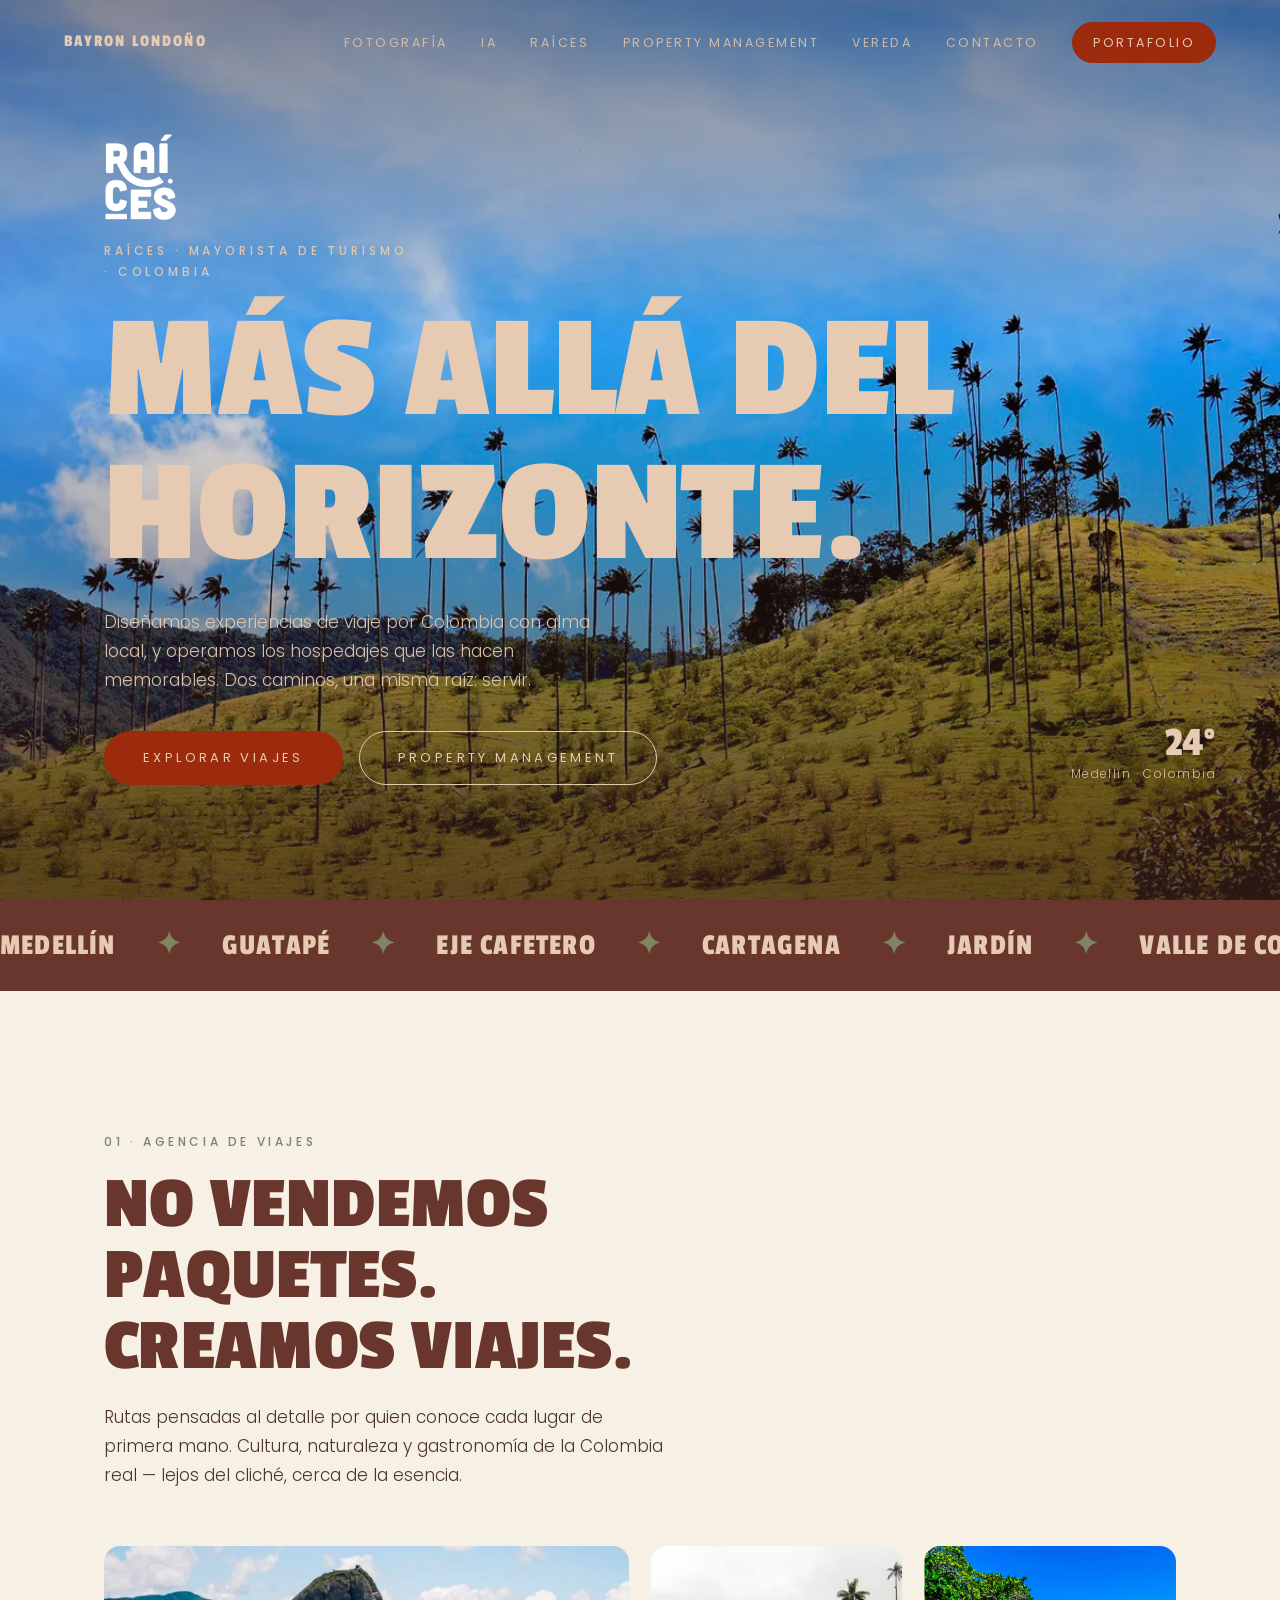
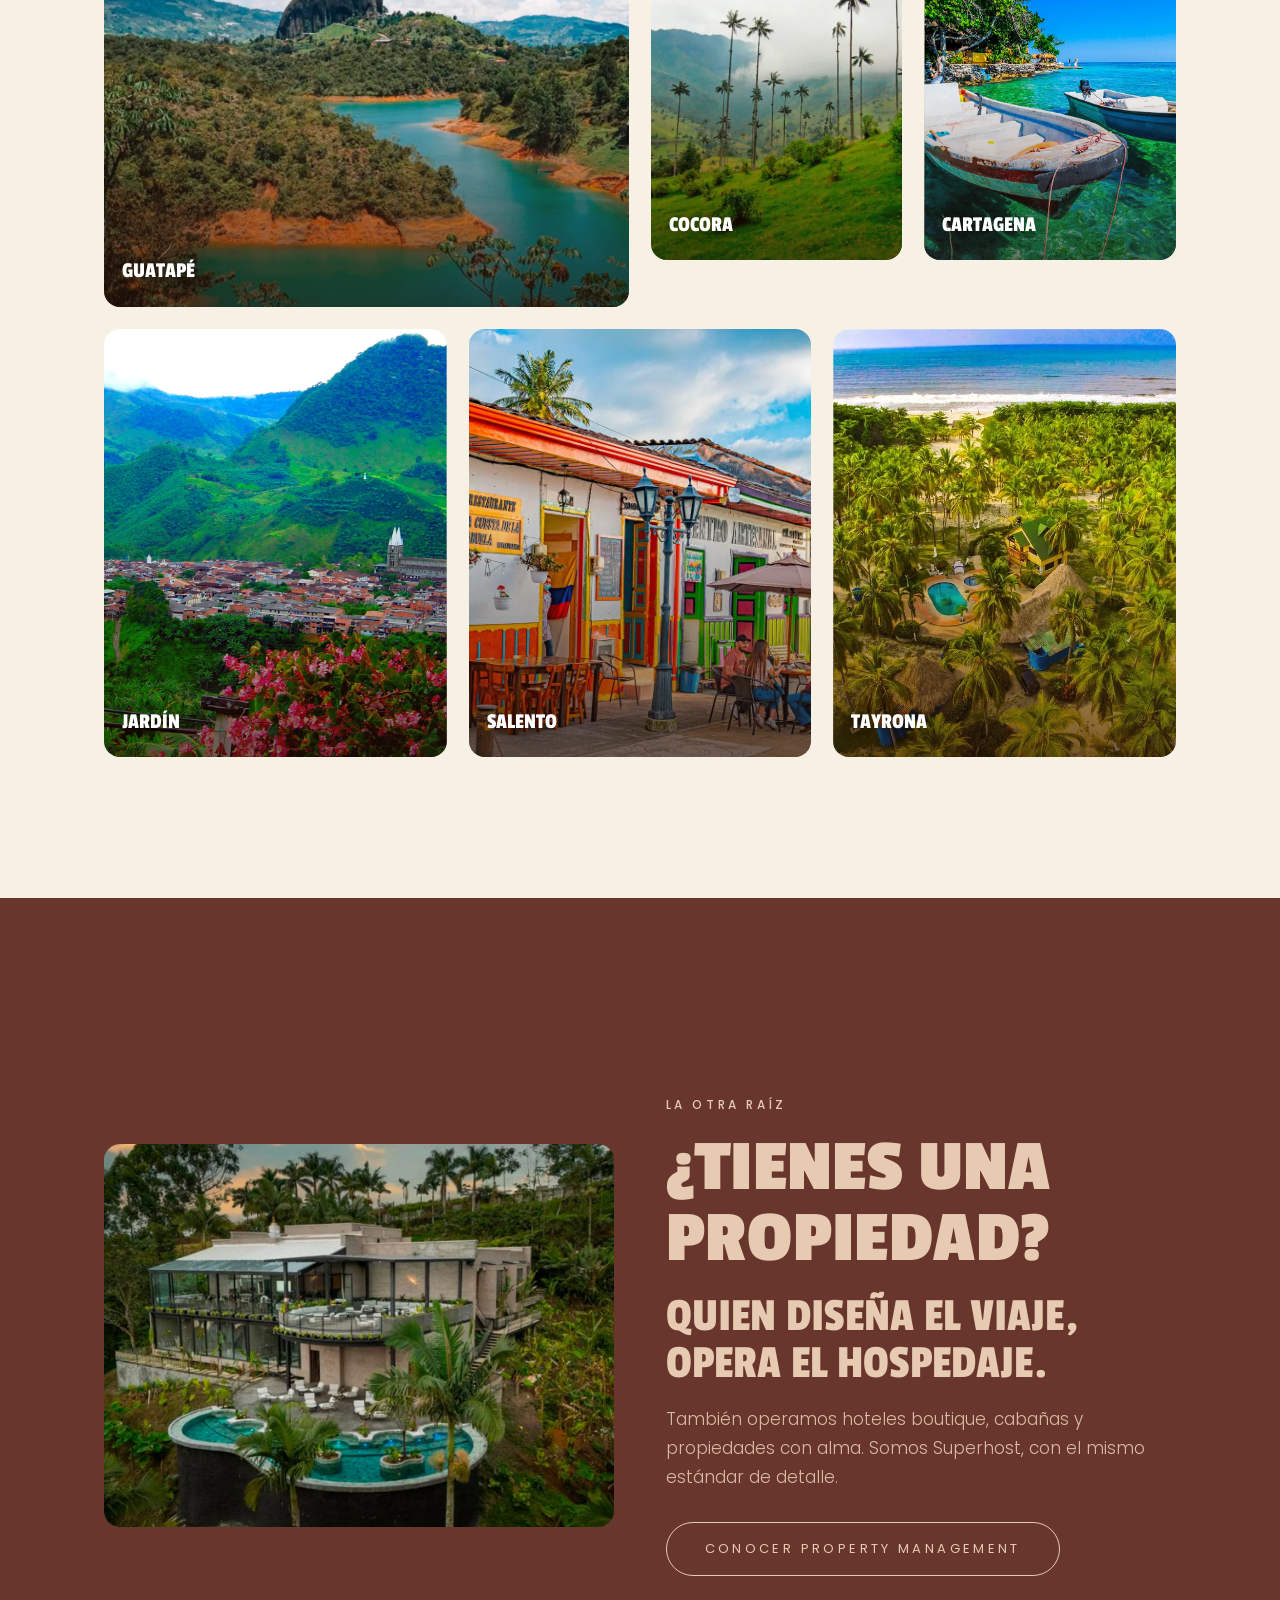
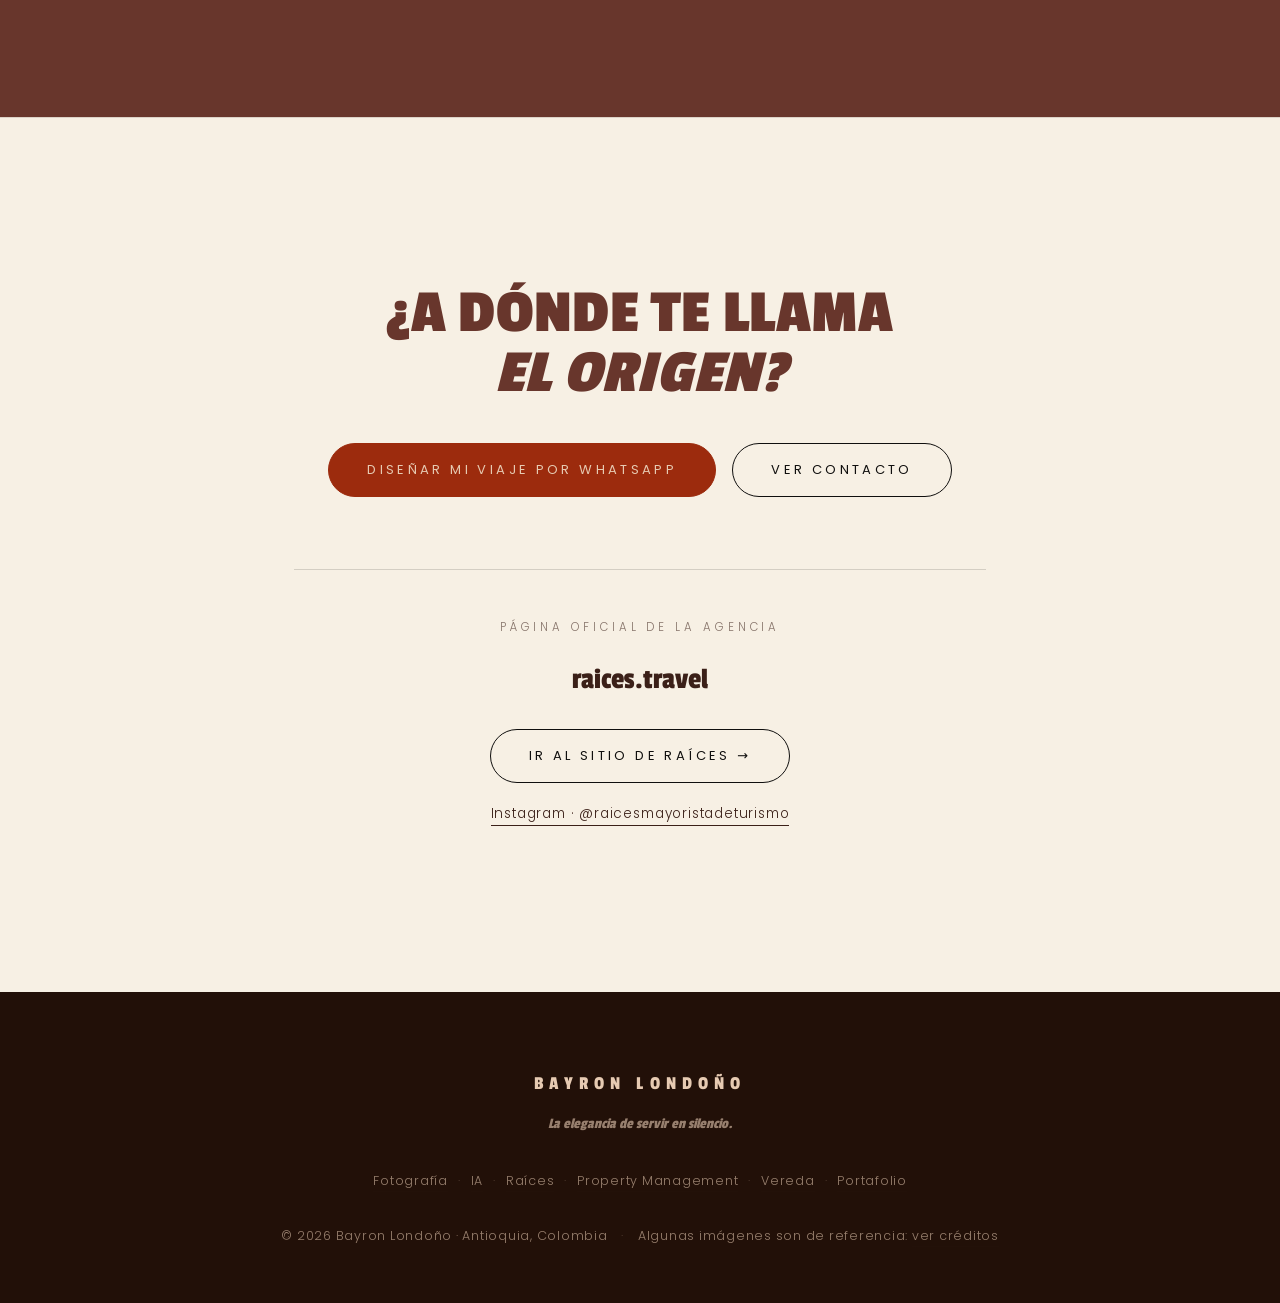
<file: raices.html>
<!DOCTYPE html>
<html lang="es">
<head>
  <meta charset="UTF-8">
  <meta name="viewport" content="width=device-width, initial-scale=1.0">
  <title>Raíces — Turismo con alma y operación hotelera · Bayron Londoño</title>
  <meta name="description" content="Raíces: agencia de viajes por Colombia con alma local y property management de hoteles boutique. Quien diseña el viaje, opera el hospedaje.">
  <link rel="canonical" href="https://bayronlondono.com/raices">
  <link rel="icon" type="image/svg+xml" href="assets/favicon.svg">
  <link rel="preload" as="image" href="assets/img/rc-cocora.webp" fetchpriority="high">
  <link rel="preconnect" href="https://fonts.googleapis.com">
  <link rel="preconnect" href="https://fonts.gstatic.com" crossorigin>
  <link rel="stylesheet" href="https://fonts.googleapis.com/css2?family=Passion+One:wght@400;700;900&family=Poppins:wght@300;400;500;600&display=swap">
  <link rel="stylesheet" href="styles.css?v=20261119">
  <script>document.documentElement.classList.add("js");</script>
</head>
<body class="page-raices on-hero">
<a class="skip-link" href="#viajes">Saltar al contenido</a>

<header class="nav" data-nav>
  <a class="nav-brand" href="index.html">Bayron Londoño</a>
  <button class="nav-toggle" data-nav-toggle aria-label="Abrir menú" aria-expanded="false">
    <span></span><span></span>
  </button>
  <nav class="nav-links" data-nav-links aria-label="Navegación principal">
    <a href="fotografia.html">Fotografía</a>
    <a href="ia.html">IA</a>
    <a href="raices.html">Raíces</a>
    <a href="raices-pm.html">Property Management</a>
    <a href="vereda.html">Vereda</a>
    <a href="index.html#contacto">Contacto</a>
    <a href="portafolio.html" class="nav-cta nav-portafolio">Portafolio</a>
  </nav>
</header>

<main>
  <!-- HERO -->
  <section class="rc-hero">
    <div class="rc-hero-media" aria-hidden="true"><img src="assets/img/rc-cocora.webp" alt="" fetchpriority="high"></div>
    <div class="rc-hero-scrim" aria-hidden="true"></div>
    <div class="wrap rc-hero-inner">
      <img class="rc-hero-logo reveal" src="assets/logo-raices-mark-blanco.png" alt="Raíces" width="215" height="260" fetchpriority="high" decoding="async">
      <p class="rc-kicker reveal">Raíces · Mayorista de turismo · Colombia</p>
      <h1 class="reveal">Más allá del <em>horizonte</em>.</h1>
      <p class="reveal">Diseñamos experiencias de viaje por Colombia con alma local, y operamos los hospedajes que las hacen memorables. Dos caminos, una misma raíz: servir.</p>
      <div class="rc-hero-actions reveal">
        <a class="btn btn-atardecer" href="#viajes">Explorar viajes</a>
        <a class="btn btn-rc-ghost" href="#operacion">Property Management</a>
      </div>
    </div>
    <div class="rc-badge reveal" aria-hidden="true"><div class="t">24°</div><div class="p">Medellín · Colombia</div></div>
  </section>

  <!-- MARQUEE -->
  <div class="rc-marquee" aria-hidden="true">
    <div class="rc-marquee-track">
      <span>Medellín <b class="star">✦</b> Guatapé <b class="star">✦</b> Eje Cafetero <b class="star">✦</b> Cartagena <b class="star">✦</b> Jardín <b class="star">✦</b> Valle de Cocora <b class="star">✦</b> Tayrona <b class="star">✦</b></span>
      <span>Medellín <b class="star">✦</b> Guatapé <b class="star">✦</b> Eje Cafetero <b class="star">✦</b> Cartagena <b class="star">✦</b> Jardín <b class="star">✦</b> Valle de Cocora <b class="star">✦</b> Tayrona <b class="star">✦</b></span>
    </div>
  </div>

  <!-- VIAJES -->
  <section class="rc-section" id="viajes">
    <div class="wrap">
      <p class="rc-eyebrow reveal">01 · Agencia de viajes</p>
      <h2 class="reveal">No vendemos paquetes.<br>Creamos viajes.</h2>
      <p class="rc-lead reveal">Rutas pensadas al detalle por quien conoce cada lugar de primera mano. Cultura, naturaleza y gastronomía de la Colombia real — lejos del cliché, cerca de la esencia.</p>
      <div class="rc-mosaic">
        <figure class="rc-cell rc-m-6 curtain reveal"><img class="curtain-img" src="assets/img/rc-guatape.webp" alt="Guatapé y la Piedra del Peñol" loading="lazy" decoding="async"><figcaption>Guatapé</figcaption></figure>
        <figure class="rc-cell rc-m-3 curtain reveal"><img class="curtain-img" src="assets/img/rc-palmas.webp" alt="Valle de Cocora" loading="lazy" decoding="async"><figcaption>Cocora</figcaption></figure>
        <figure class="rc-cell rc-m-3 curtain reveal"><img class="curtain-img" src="assets/img/rc-cartagena.webp" alt="Islas del Rosario, Cartagena" loading="lazy" decoding="async"><figcaption>Cartagena</figcaption></figure>
        <figure class="rc-cell rc-m-4 curtain reveal"><img class="curtain-img" src="assets/img/rc-jardin.webp" alt="Jardín, Antioquia" loading="lazy" decoding="async"><figcaption>Jardín</figcaption></figure>
        <figure class="rc-cell rc-m-4 curtain reveal"><img class="curtain-img" src="assets/img/rc-salento.webp" alt="Salento, Eje Cafetero" loading="lazy" decoding="async"><figcaption>Salento</figcaption></figure>
        <figure class="rc-cell rc-m-4 curtain reveal"><img class="curtain-img" src="assets/img/rc-tayrona.webp" alt="Parque Tayrona" loading="lazy" decoding="async"><figcaption>Tayrona</figcaption></figure>
      </div>
    </div>
  </section>

  <!-- TEASER PROPERTY MANAGEMENT (línea hermana) -->
  <section class="rc-section rc-section--tierra" id="operacion">
    <div class="wrap">
      <div class="rc-split">
        <img class="reveal" src="assets/img/pm-tuirak.webp" alt="Propiedad boutique operada por Raíces" loading="lazy" decoding="async">
        <div class="reveal">
          <p class="rc-eyebrow">La otra raíz</p>
          <h2>¿Tienes una propiedad?</h2>
          <p class="rc-tesis" style="margin-top:18px">Quien diseña el viaje, opera el hospedaje.</p>
          <p class="rc-lead" style="margin-top:18px">También operamos hoteles boutique, cabañas y propiedades con alma. Somos Superhost, con el mismo estándar de detalle.</p>
          <p style="margin-top:30px"><a class="btn btn-rc-ghost" href="raices-pm.html">Conocer Property Management</a></p>
        </div>
      </div>
    </div>
  </section>

  <section class="page-cta">
    <div class="wrap wrap-narrow">
      <h2 class="reveal" style="color:var(--rc-tierra)">¿A dónde te llama<br><em>el origen?</em></h2>
      <div class="cta-actions reveal">
        <a class="btn btn-atardecer" data-whatsapp data-wa-msg="Hola Bayron, quiero viajar con Raíces. Cuéntame sobre las experiencias." href="#" hidden>Diseñar mi viaje por WhatsApp</a>
        <a class="btn btn-dark btn-pill" href="index.html#contacto">Ver contacto</a>
      </div>
      <div class="oficial reveal">
        <p class="oficial-k">Página oficial de la agencia</p>
        <p class="oficial-url">raices.travel</p>
        <a class="btn btn-dark btn-pill" href="https://raices.travel" target="_blank" rel="noopener">Ir al sitio de Raíces →</a>
        <p class="oficial-social"><a data-instagram="raices" href="#" hidden>Instagram · @raicesmayoristadeturismo</a></p>
      </div>
    </div>
  </section>
</main>

<footer class="footer">
  <div class="wrap footer-inner">
    <p class="footer-brand">Bayron Londoño</p>
    <p class="footer-tagline"><em>La elegancia de servir en silencio.</em></p>
    <p class="footer-meta">
      <a href="fotografia.html">Fotografía</a><span class="footer-sep">·</span><a href="ia.html">IA</a><span class="footer-sep">·</span><a href="raices.html">Raíces</a><span class="footer-sep">·</span><a href="raices-pm.html">Property Management</a><span class="footer-sep">·</span><a href="vereda.html">Vereda</a><span class="footer-sep">·</span><a href="portafolio.html">Portafolio</a>
    </p>
    <p class="footer-meta">
      © <span data-year>2026</span> Bayron Londoño · Antioquia, Colombia
      <span class="footer-sep">·</span>
      Algunas imágenes son de referencia: <a href="creditos.html">ver créditos</a>
    </p>
  </div>
</footer>

<div class="view-pill" data-view-pill aria-hidden="true">Ver</div>

<script defer src="lib/gsap.min.js"></script>
<script defer src="lib/ScrollTrigger.min.js"></script>
<script defer src="lib/manifest.js?v=20260804"></script>
<script defer src="main.js?v=20260804"></script>
</body>
</html>
</file>
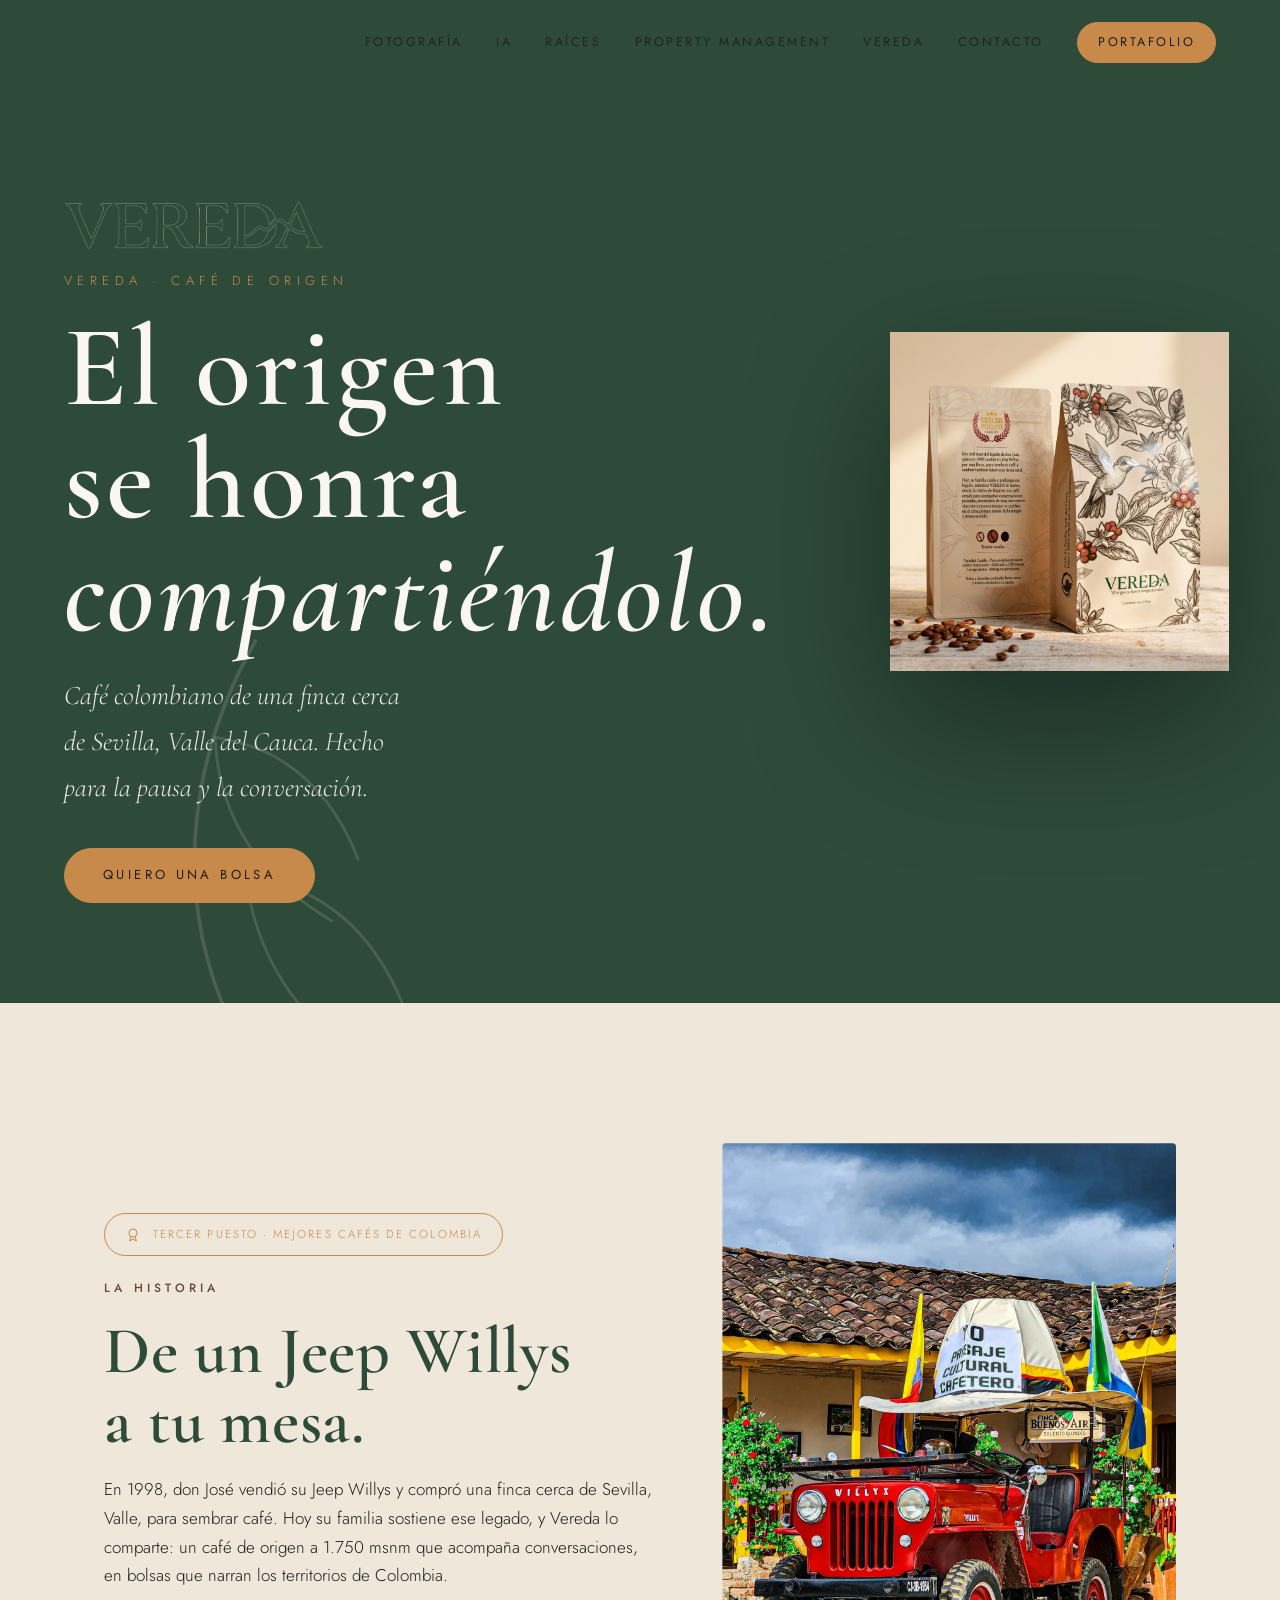
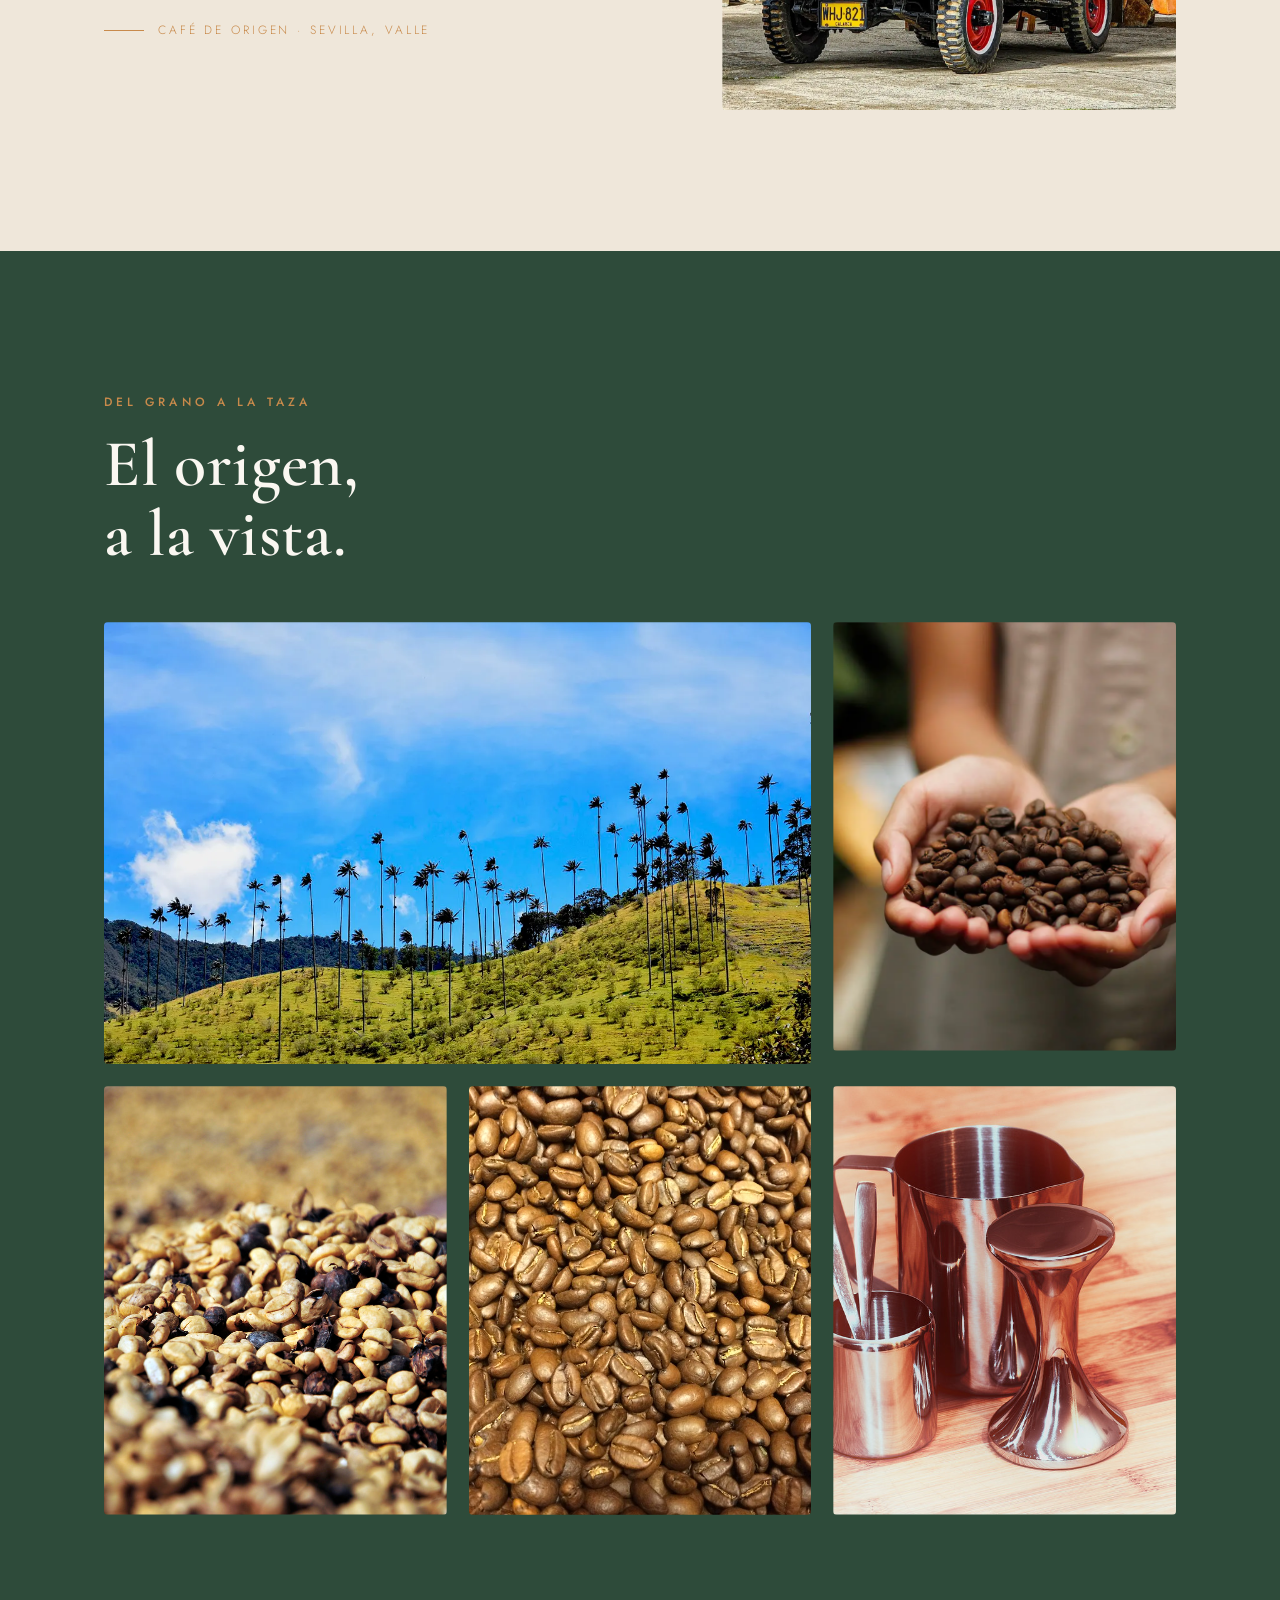
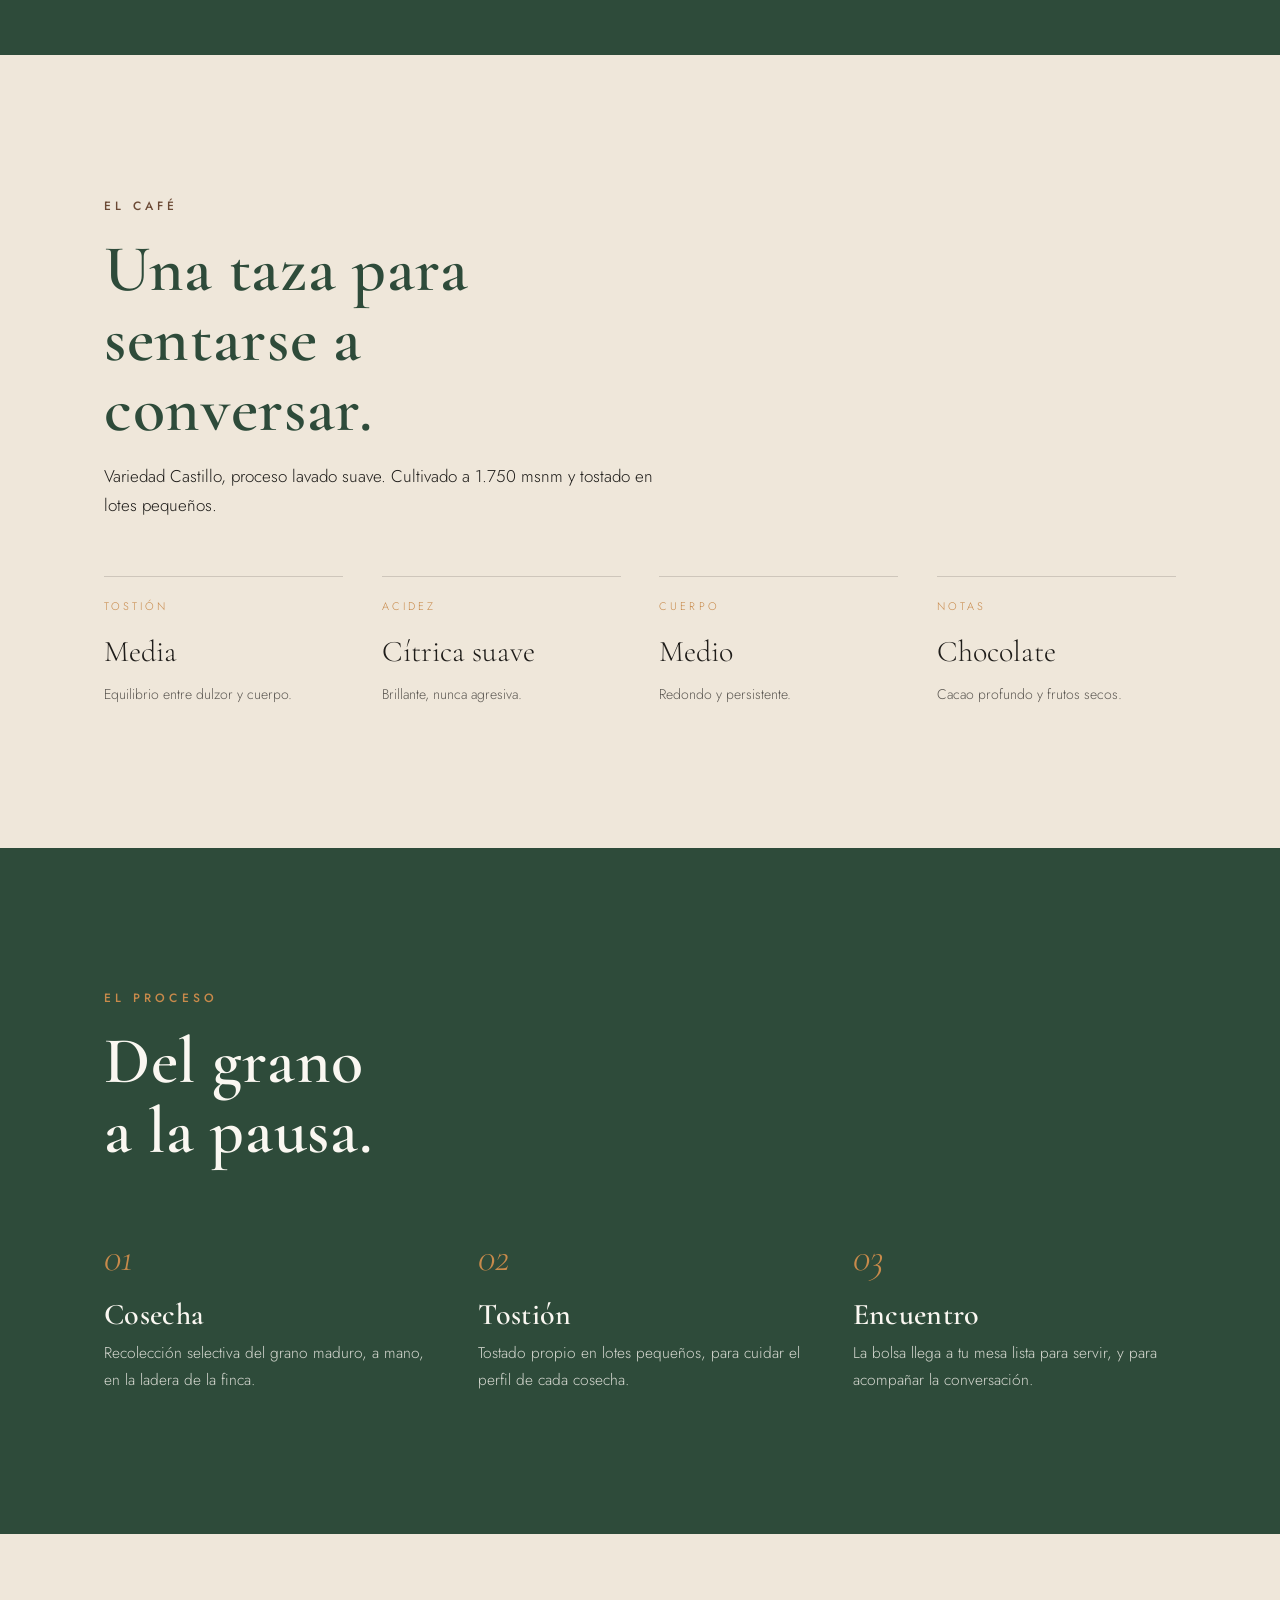
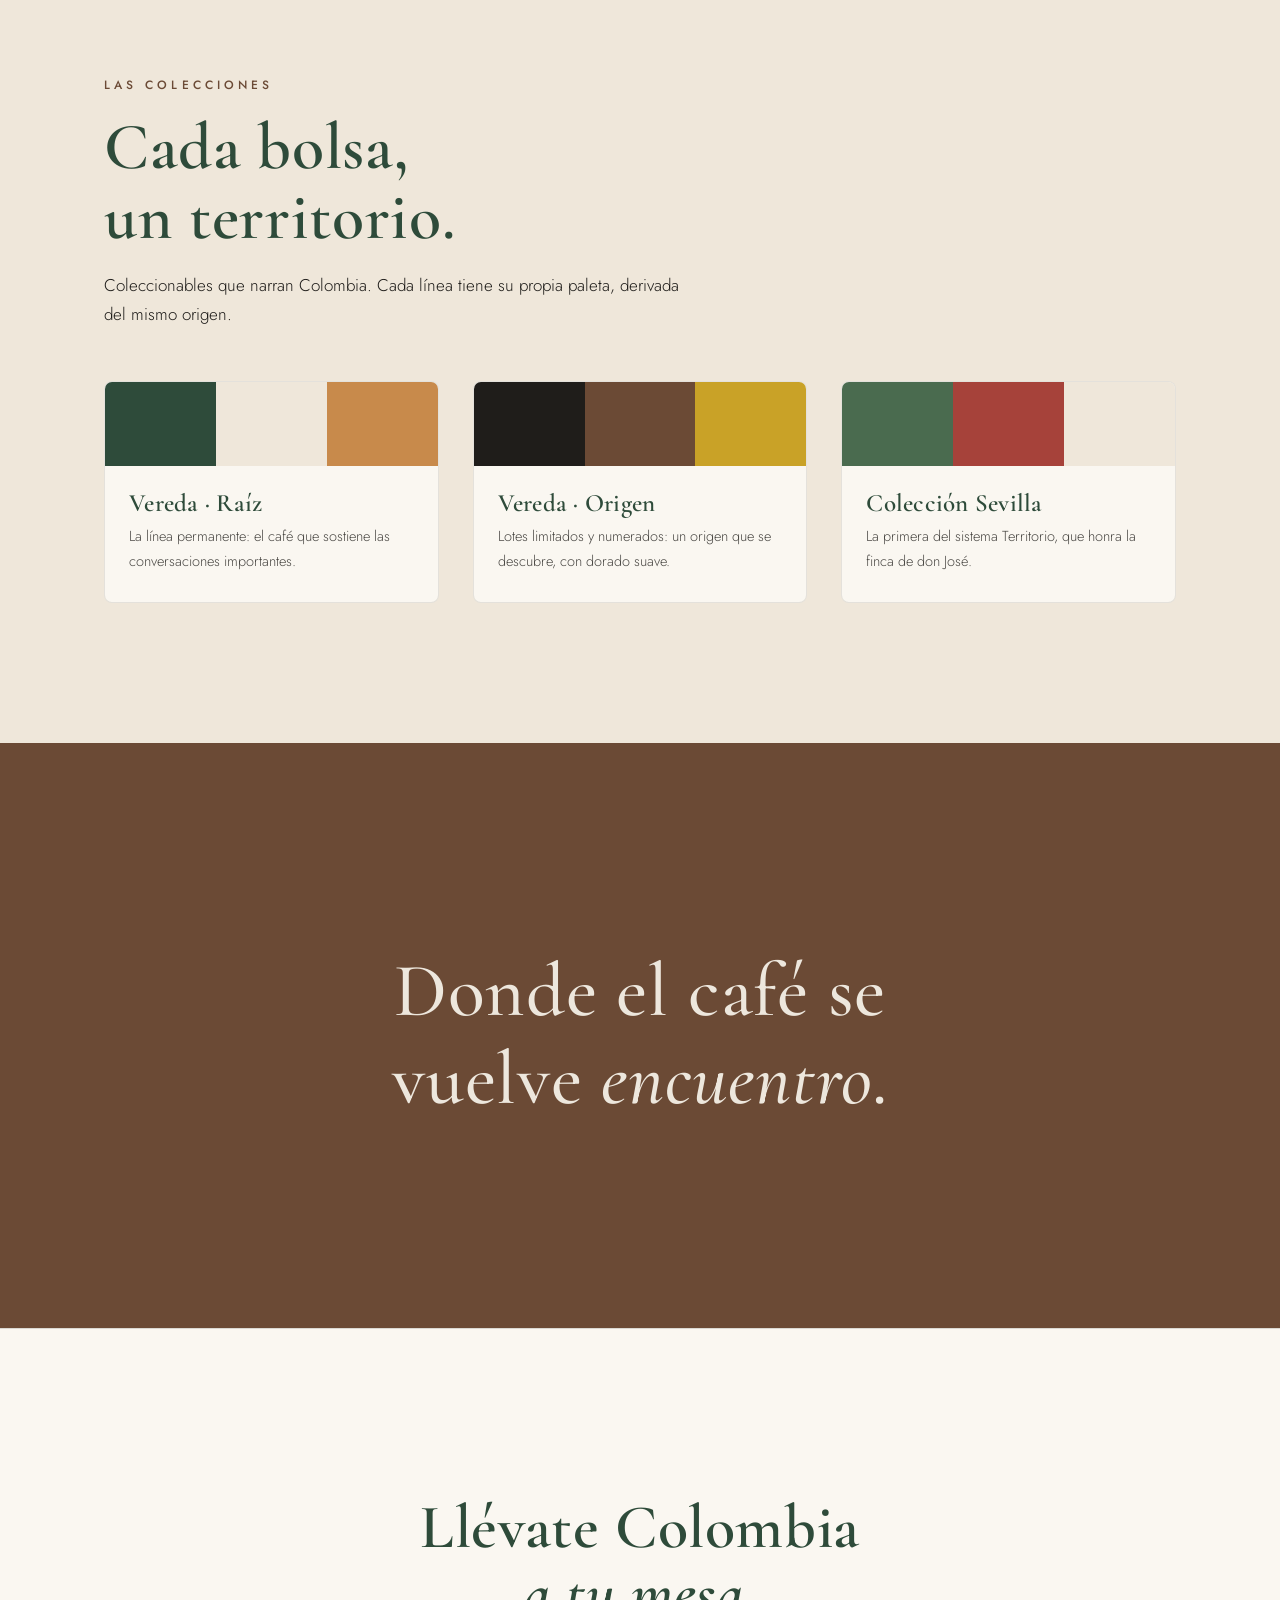
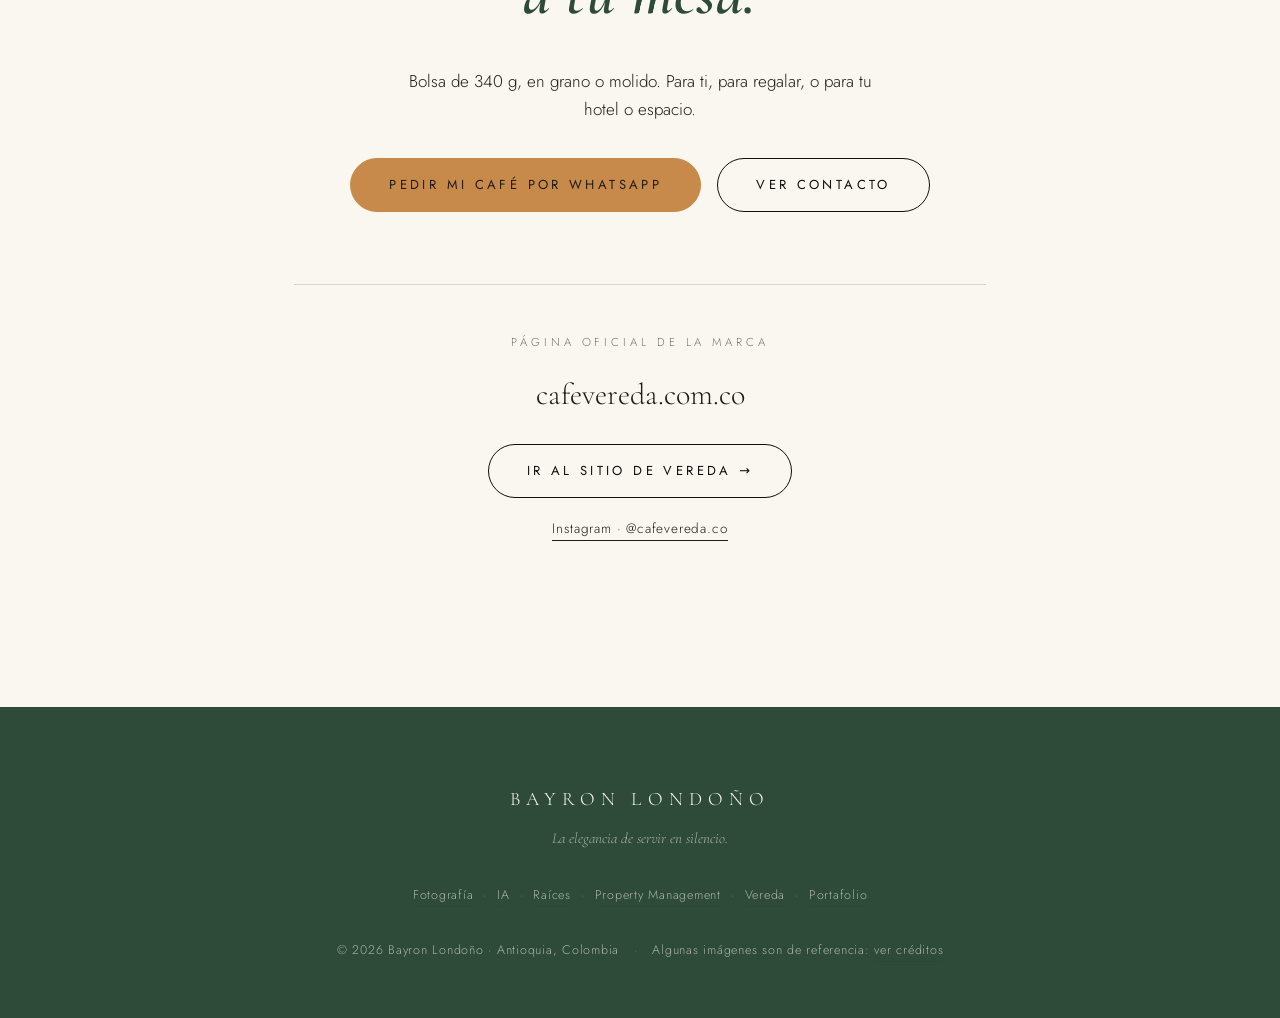
<file: vereda.html>
<!DOCTYPE html>
<html lang="es">
<head>
  <meta charset="UTF-8">
  <meta name="viewport" content="width=device-width, initial-scale=1.0">
  <title>Vereda — Café de origen · Sevilla, Valle · Bayron Londoño</title>
  <meta name="description" content="Vereda: café colombiano de origen de una finca cerca de Sevilla, Valle. Bolsas de colección que narran un territorio. El origen se honra compartiéndolo.">
  <link rel="canonical" href="https://bayronlondono.com/vereda">
  <link rel="icon" type="image/svg+xml" href="assets/favicon.svg">
  <link rel="preload" as="image" href="assets/img/vereda-bolsa.jpg" fetchpriority="high">
  <link rel="preconnect" href="https://fonts.googleapis.com">
  <link rel="preconnect" href="https://fonts.gstatic.com" crossorigin>
  <link rel="stylesheet" href="https://fonts.googleapis.com/css2?family=Cormorant+Garamond:ital,wght@0,500;0,600;0,700;1,500;1,600&family=Jost:wght@300;400;500&display=swap">
  <link rel="stylesheet" href="styles.css?v=20261119">
  <script>document.documentElement.classList.add("js");</script>
</head>
<body class="page-vereda">
<a class="skip-link" href="#origen">Saltar al contenido</a>

<header class="nav is-solid" data-nav>
  <a class="nav-brand" href="index.html">Bayron Londoño</a>
  <button class="nav-toggle" data-nav-toggle aria-label="Abrir menú" aria-expanded="false">
    <span></span><span></span>
  </button>
  <nav class="nav-links" data-nav-links aria-label="Navegación principal">
    <a href="fotografia.html">Fotografía</a>
    <a href="ia.html">IA</a>
    <a href="raices.html">Raíces</a>
    <a href="raices-pm.html">Property Management</a>
    <a href="vereda.html">Vereda</a>
    <a href="index.html#contacto">Contacto</a>
    <a href="portafolio.html" class="nav-cta nav-portafolio">Portafolio</a>
  </nav>
</header>

<main>
  <!-- HERO -->
  <section class="vr-hero">
    <svg class="vr-botanic" viewBox="0 0 500 700" fill="none" aria-hidden="true" preserveAspectRatio="xMidYMid slice">
      <path d="M250 700 C250 560 190 500 130 450 C70 400 60 320 100 250" stroke="currentColor" stroke-width="1.4"/>
      <g stroke="currentColor" stroke-width="1.1">
        <path d="M170 480 q-52 -22 -70 -66 q46 -8 70 34"/>
        <path d="M150 420 q-48 -28 -54 -78 q44 6 62 52"/>
        <path d="M130 360 q-44 -26 -46 -72 q40 6 56 48"/>
      </g>
      <g fill="currentColor" opacity="0.7">
        <circle cx="205" cy="512" r="7"/><circle cx="224" cy="528" r="7"/><circle cx="196" cy="560" r="6"/>
      </g>
    </svg>
    <div class="vr-hero-copy">
      <img class="vr-hero-logo reveal" src="assets/logo-vereda-wordmark.png" alt="Vereda" width="665" height="128" fetchpriority="high" decoding="async">
      <p class="kicker reveal">Vereda · Café de origen</p>
      <h1 class="reveal">El origen se honra <em>compartiéndolo</em>.</h1>
      <p class="vr-sub reveal">Café colombiano de una finca cerca de Sevilla, Valle del Cauca. Hecho para la pausa y la conversación.</p>
      <p class="reveal" style="margin-top:38px"><a class="btn btn-panela btn-pill" href="#pedir">Quiero una bolsa</a></p>
    </div>
    <div class="vr-hero-figure reveal">
      <img src="assets/img/vereda-bolsa.jpg" alt="Bolsa de café Vereda Origen con ilustración botánica y colibrí" fetchpriority="high" decoding="async">
    </div>
  </section>

  <!-- HISTORIA don José + Willys -->
  <section class="vr-section vr-section--arena" id="origen">
    <div class="wrap">
      <div class="vr-story">
        <div class="reveal">
          <span class="vr-award"><svg viewBox="0 0 24 24" fill="none" stroke="currentColor" stroke-width="1.5"><circle cx="12" cy="9" r="6"/><path d="M9 14l-2 7 5-3 5 3-2-7"/></svg> Tercer puesto · Mejores cafés de Colombia</span>
          <p class="vr-eyebrow">La historia</p>
          <h2>De un Jeep Willys<br>a tu mesa.</h2>
          <p class="vr-lead">En 1998, don José vendió su Jeep Willys y compró una finca cerca de Sevilla, Valle, para sembrar café. Hoy su familia sostiene ese legado, y Vereda lo comparte: un café de origen a 1.750 msnm que acompaña conversaciones, en bolsas que narran los territorios de Colombia.</p>
          <div class="vr-sello">Café de origen · Sevilla, Valle</div>
        </div>
        <figure class="vr-story-media curtain reveal">
          <img class="curtain-img" src="assets/img/vr-willys.webp" alt="Jeep Willys en una finca del paisaje cultural cafetero" loading="lazy" decoding="async">
        </figure>
      </div>
    </div>
  </section>

  <!-- GALERÍA del grano a la taza -->
  <section class="vr-section vr-section--palma">
    <div class="wrap">
      <p class="vr-eyebrow reveal">Del grano a la taza</p>
      <h2 class="reveal">El origen, a la vista.</h2>
      <div class="vr-galeria">
        <figure class="vr-g vr-g-8 curtain reveal"><img class="curtain-img" src="assets/img/vr-finca.webp" alt="Montañas y palmas del origen cafetero" loading="lazy" decoding="async"></figure>
        <figure class="vr-g vr-g-4 curtain reveal"><img class="curtain-img" src="assets/img/vr-manos.webp" alt="Manos sosteniendo café tostado" loading="lazy" decoding="async"></figure>
        <figure class="vr-g vr-g-4 curtain reveal"><img class="curtain-img" src="assets/img/foto-origen.jpg" alt="Grano secándose al sol" loading="lazy" decoding="async"></figure>
        <figure class="vr-g vr-g-4 curtain reveal"><img class="curtain-img" src="assets/img/cafe-granos.jpg" alt="Café recién tostado en lote pequeño" loading="lazy" decoding="async"></figure>
        <figure class="vr-g vr-g-4 curtain reveal"><img class="curtain-img" src="assets/img/cafe-herramientas.jpg" alt="Herramientas del oficio del café" loading="lazy" decoding="async"></figure>
      </div>
    </div>
  </section>

  <!-- FICHA EN SENSACIONES -->
  <section class="vr-section vr-section--arena">
    <div class="wrap">
      <p class="vr-eyebrow reveal">El café</p>
      <h2 class="reveal">Una taza para<br>sentarse a conversar.</h2>
      <p class="vr-lead reveal">Variedad Castillo, proceso lavado suave. Cultivado a 1.750 msnm y tostado en lotes pequeños.</p>
      <div class="vr-ficha">
        <div class="vr-nota reveal"><div class="k">Tostión</div><div class="v">Media</div><div class="d">Equilibrio entre dulzor y cuerpo.</div></div>
        <div class="vr-nota reveal"><div class="k">Acidez</div><div class="v">Cítrica suave</div><div class="d">Brillante, nunca agresiva.</div></div>
        <div class="vr-nota reveal"><div class="k">Cuerpo</div><div class="v">Medio</div><div class="d">Redondo y persistente.</div></div>
        <div class="vr-nota reveal"><div class="k">Notas</div><div class="v">Chocolate</div><div class="d">Cacao profundo y frutos secos.</div></div>
      </div>
    </div>
  </section>

  <!-- PROCESO -->
  <section class="vr-section vr-section--palma">
    <div class="wrap">
      <p class="vr-eyebrow reveal">El proceso</p>
      <h2 class="reveal">Del grano a la pausa.</h2>
      <div class="vr-pasos">
        <div class="vr-paso reveal"><div class="n">01</div><h3>Cosecha</h3><p>Recolección selectiva del grano maduro, a mano, en la ladera de la finca.</p></div>
        <div class="vr-paso reveal"><div class="n">02</div><h3>Tostión</h3><p>Tostado propio en lotes pequeños, para cuidar el perfil de cada cosecha.</p></div>
        <div class="vr-paso reveal"><div class="n">03</div><h3>Encuentro</h3><p>La bolsa llega a tu mesa lista para servir, y para acompañar la conversación.</p></div>
      </div>
    </div>
  </section>

  <!-- COLECCIONES -->
  <section class="vr-section vr-section--arena">
    <div class="wrap">
      <p class="vr-eyebrow reveal">Las colecciones</p>
      <h2 class="reveal">Cada bolsa,<br>un territorio.</h2>
      <p class="vr-lead reveal">Coleccionables que narran Colombia. Cada línea tiene su propia paleta, derivada del mismo origen.</p>
      <div class="vr-colecciones">
        <article class="vr-col reveal">
          <div class="vr-col-swatch"><i style="background:#2E4B3A"></i><i style="background:#EFE7DA"></i><i style="background:#C88A4B"></i></div>
          <div class="vr-col-body"><h3>Vereda · Raíz</h3><p>La línea permanente: el café que sostiene las conversaciones importantes.</p></div>
        </article>
        <article class="vr-col reveal">
          <div class="vr-col-swatch"><i style="background:#1F1D1A"></i><i style="background:#6B4A35"></i><i style="background:#C9A227"></i></div>
          <div class="vr-col-body"><h3>Vereda · Origen</h3><p>Lotes limitados y numerados: un origen que se descubre, con dorado suave.</p></div>
        </article>
        <article class="vr-col reveal">
          <div class="vr-col-swatch"><i style="background:#4A6B4F"></i><i style="background:#A6423A"></i><i style="background:#EFE7DA"></i></div>
          <div class="vr-col-body"><h3>Colección Sevilla</h3><p>La primera del sistema Territorio, que honra la finca de don José.</p></div>
        </article>
      </div>
    </div>
  </section>

  <!-- FRASE -->
  <section class="quote" aria-label="Frase de Vereda">
    <div class="wrap"><p class="quote-text reveal">Donde el café se vuelve <em>encuentro</em>.</p></div>
  </section>

  <!-- PEDIR -->
  <section class="page-cta" id="pedir">
    <div class="wrap wrap-narrow">
      <h2 class="reveal" style="color:var(--vr-palma)">Llévate Colombia<br><em>a tu mesa.</em></h2>
      <p class="reveal" style="margin:0 auto 34px;max-width:48ch">Bolsa de 340 g, en grano o molido. Para ti, para regalar, o para tu hotel o espacio.</p>
      <div class="cta-actions reveal">
        <a class="btn btn-panela btn-pill" data-whatsapp data-wa-msg="Hola, quiero pedir café Vereda." href="index.html#contacto">Pedir mi café por WhatsApp</a>
        <a class="btn btn-dark btn-pill" href="index.html#contacto">Ver contacto</a>
      </div>
      <div class="oficial reveal">
        <p class="oficial-k">Página oficial de la marca</p>
        <p class="oficial-url">cafevereda.com.co</p>
        <a class="btn btn-dark btn-pill" href="https://cafevereda.com.co" target="_blank" rel="noopener">Ir al sitio de Vereda →</a>
        <p class="oficial-social"><a data-instagram="vereda" href="#" hidden>Instagram · @cafevereda.co</a></p>
      </div>
    </div>
  </section>
</main>

<footer class="footer">
  <div class="wrap footer-inner">
    <p class="footer-brand">Bayron Londoño</p>
    <p class="footer-tagline"><em>La elegancia de servir en silencio.</em></p>
    <p class="footer-meta">
      <a href="fotografia.html">Fotografía</a><span class="footer-sep">·</span><a href="ia.html">IA</a><span class="footer-sep">·</span><a href="raices.html">Raíces</a><span class="footer-sep">·</span><a href="raices-pm.html">Property Management</a><span class="footer-sep">·</span><a href="vereda.html">Vereda</a><span class="footer-sep">·</span><a href="portafolio.html">Portafolio</a>
    </p>
    <p class="footer-meta">
      © <span data-year>2026</span> Bayron Londoño · Antioquia, Colombia
      <span class="footer-sep">·</span>
      Algunas imágenes son de referencia: <a href="creditos.html">ver créditos</a>
    </p>
  </div>
</footer>

<div class="view-pill" data-view-pill aria-hidden="true">Ver</div>

<script defer src="lib/gsap.min.js"></script>
<script defer src="lib/ScrollTrigger.min.js"></script>
<script defer src="lib/manifest.js?v=20260804"></script>
<script defer src="main.js?v=20260804"></script>
</body>
</html>
</file>
<file: styles.css>
/* =============================================================
   BAYRON LONDOÑO — sistema visual
   Madre (Bayron) + submarcas: Raíces, Vereda, IA, Fotografía
   ============================================================= */

/* -------------------------------------------------------------
   1. Tokens
   ------------------------------------------------------------- */
:root {
  /* Bayron — lujo silencioso */
  --carbon:   #1C1A18;
  --carbon-2: #24211E;
  --lino:     #EDE7DD;
  --tinta:    #100F0E;
  --musgo:    #5C6653;
  --arena:    #A9825C;

  /* Raíces — tierra cálida */
  --rc-tierra:    #68362C;
  --rc-atardecer: #9C2B0D;
  --rc-oliva:     #7D8561;
  --rc-arena:     #E6CAB2;
  --rc-bg:        #F7F0E4;
  --rc-paper:     #FDFAF3;
  --rc-ink:       #3B2018;

  /* Vereda — café botánico */
  --vr-palma:  #2E4B3A;
  --vr-musgo:  #7C8C6E;
  --vr-tierra: #6B4A35;
  --vr-arena:  #EFE7DA;
  --vr-blanco: #FAF7F1;
  --vr-tinta:  #1F1D1A;
  --vr-panela: #C88A4B;

  /* IA — tecnología nocturna */
  --ia-bg:   #0B0D10;
  --ia-2:    #12151B;
  --ia-3:    #1A1F27;
  --ia-cyan: #6FE6CE;
  --ia-ink:  #E7EEF0;
  --ia-mute: #8A97A0;
  --ia-line: rgba(111, 230, 206, 0.16);

  --bg:   var(--carbon);
  --ink:  var(--lino);
  --line-dark:  rgba(237, 231, 221, 0.14);
  --line-light: rgba(16, 15, 14, 0.14);

  --font-display: 'Cormorant Garamond', Georgia, serif;
  --font-body: 'Jost', 'Segoe UI', system-ui, sans-serif;
  --font-alt: var(--font-display);

  --ease-out: cubic-bezier(0.16, 1, 0.3, 1);
  --slow: 0.7s;

  --wrap: 1200px;
  --gutter: clamp(20px, 5vw, 64px);
}

/* -------------------------------------------------------------
   2. Reset & base
   ------------------------------------------------------------- */
*, *::before, *::after { box-sizing: border-box; margin: 0; }
html {
  -webkit-text-size-adjust: 100%;
  scroll-behavior: smooth;
  overflow-x: clip;
}
@media (prefers-reduced-motion: reduce) { html { scroll-behavior: auto; } }
body {
  background: var(--bg);
  color: var(--ink);
  font-family: var(--font-body);
  font-weight: 300;
  font-size: 17px;
  line-height: 1.7;
  -webkit-font-smoothing: antialiased;
  -moz-osx-font-smoothing: grayscale;
  text-rendering: optimizeLegibility;
  overflow-x: clip;
  overscroll-behavior-y: none;
}
img, svg, video, canvas { display: block; max-width: 100%; }
img { height: auto; }
button { font: inherit; color: inherit; cursor: pointer; border: 0; background: none; }
a { color: inherit; text-decoration: none; }
p { text-wrap: pretty; }
[hidden] { display: none !important; }
h1, h2, h3 { font-family: var(--font-display); font-weight: 600; text-wrap: balance; line-height: 1.06; letter-spacing: 0.01em; }
em { font-style: italic; }
::selection { background: var(--arena); color: var(--tinta); }

:focus-visible { outline: 2px solid var(--arena); outline-offset: 3px; border-radius: 2px; }

.skip-link {
  position: fixed; top: -100px; left: 1rem;
  padding: 0.6rem 1rem; background: var(--lino); color: var(--tinta);
  z-index: 9999; border-radius: 4px; font-weight: 400;
}
.skip-link:focus { top: 1rem; }

/* Anclas no quedan bajo el nav fijo */
:target { scroll-margin-top: 96px; }
[id] { scroll-margin-top: 96px; }

/* -------------------------------------------------------------
   3. Utilities
   ------------------------------------------------------------- */
.wrap { max-width: var(--wrap); margin: 0 auto; padding: 0 var(--gutter); }
.wrap-narrow { max-width: 820px; }
.wrap-wide { max-width: 1440px; }

.num {
  font-size: 12px; letter-spacing: 0.32em; text-transform: uppercase;
  color: var(--arena); font-weight: 400; margin-bottom: 26px;
}
.kicker {
  font-size: 13px; letter-spacing: 0.42em; text-transform: uppercase;
  font-weight: 300; opacity: 0.75;
}
.rule {
  display: block; width: 88px; height: 1px; background: var(--arena);
  margin: 34px 0; transform-origin: left center;
  transition: transform 1.1s var(--ease-out) 0.15s;
}
html.js .rule:not(.is-visible):not(.rule-hero) { transform: scaleX(0); }

/* -------------------------------------------------------------
   4. Typography scale
   ------------------------------------------------------------- */
h2 { font-size: clamp(34px, 5.4vw, 62px); max-width: 16ch; }
h3 { font-size: clamp(22px, 2.6vw, 30px); }
.lead { font-size: clamp(18px, 2.2vw, 22px); line-height: 1.65; }
.section p { max-width: 62ch; }
.section p + p { margin-top: 1.2em; }

/* -------------------------------------------------------------
   5. Buttons
   ------------------------------------------------------------- */
.btn {
  display: inline-block; padding: 15px 38px;
  font-size: 13px; letter-spacing: 0.26em; text-transform: uppercase; font-weight: 400;
  border: 1px solid currentColor;
  transition: background var(--slow) var(--ease-out), color var(--slow) var(--ease-out), border-color var(--slow) var(--ease-out);
}
.btn-ghost { color: var(--lino); }
.btn-ghost:hover { background: var(--lino); color: var(--tinta); border-color: var(--lino); }
.btn-arena { color: var(--arena); border-color: var(--arena); }
.btn-arena:hover { background: var(--arena); color: var(--tinta); }
.btn-dark { color: var(--tinta); }
.btn-dark:hover { background: var(--tinta); color: var(--lino); }
.btn-pill { border-radius: 999px; }

/* -------------------------------------------------------------
   6. Nav (temable por marca vía body class)
   ------------------------------------------------------------- */
.nav {
  position: fixed; top: 0; left: 0; right: 0; z-index: 100;
  display: flex; align-items: center; justify-content: space-between;
  padding: 22px var(--gutter);
  transition: background var(--slow) var(--ease-out), padding var(--slow) var(--ease-out), border-color var(--slow) var(--ease-out);
  border-bottom: 1px solid transparent;
}
.nav.is-solid {
  background: color-mix(in srgb, var(--bg) 92%, transparent);
  backdrop-filter: blur(12px); -webkit-backdrop-filter: blur(12px);
  padding-top: 14px; padding-bottom: 14px;
  border-bottom-color: var(--line-dark);
}
.nav-brand {
  font-family: var(--font-display);
  font-size: 17px; letter-spacing: 0.3em; text-transform: uppercase; font-weight: 500;
  white-space: nowrap; color: var(--ink);
}
.nav-links {
  display: flex; align-items: center; gap: clamp(16px, 2.6vw, 38px);
  font-size: 12.5px; letter-spacing: 0.2em; text-transform: uppercase; font-weight: 400;
}
.nav-links a { position: relative; padding: 4px 0; opacity: 0.82; color: var(--ink); transition: opacity var(--slow) var(--ease-out); }
.nav-links a::after {
  content: ""; position: absolute; left: 0; bottom: 0; width: 100%; height: 1px;
  background: var(--arena); transform: scaleX(0); transform-origin: left center;
  transition: transform 0.6s var(--ease-out);
}
.nav-links a:hover { opacity: 1; }
.nav-links a:hover::after { transform: scaleX(1); }
.nav-cta { color: var(--arena) !important; }
/* Portafolio: el botón más destacado del menú (relleno, con el color de cada página) */
.nav-links a { white-space: nowrap; }
.nav-links a.nav-portafolio {
  opacity: 1; padding: 9px 20px; border-radius: 999px;
  background: var(--arena); border: 1px solid var(--arena); color: var(--tinta) !important;
  transition: filter 0.4s var(--ease-out), transform 0.4s var(--ease-out);
}
.nav-links a.nav-portafolio::after { display: none; }
.nav-links a.nav-portafolio:hover { filter: brightness(1.1); transform: translateY(-1px); }
body.page-ia .nav-links a.nav-portafolio { background: var(--ia-cyan); border-color: var(--ia-cyan); color: var(--ia-bg) !important; }
body.page-raices .nav-links a.nav-portafolio { background: var(--rc-atardecer); border-color: var(--rc-atardecer); color: var(--rc-arena) !important; }
body.page-vereda .nav-links a.nav-portafolio { background: var(--vr-panela); border-color: var(--vr-panela); color: var(--vr-tinta) !important; }


.nav-toggle { display: none; flex-direction: column; gap: 7px; padding: 10px 4px; z-index: 102; }
.nav-toggle span { display: block; width: 26px; height: 1px; background: var(--ink); transition: transform 0.5s var(--ease-out), opacity 0.5s var(--ease-out); }

/* -------------------------------------------------------------
   7. Secciones base
   ------------------------------------------------------------- */
.section { padding: clamp(96px, 14vw, 190px) 0; }
.section-lino { background: var(--lino); color: var(--tinta); }
.section-lino .rule { background: var(--arena); }
.section-carbon { background: var(--carbon); color: var(--lino); }

/* -------------------------------------------------------------
   8. Hero (home)
   ------------------------------------------------------------- */
.hero {
  position: relative; min-height: 100vh; min-height: 100svh;
  display: flex; align-items: center; justify-content: center; text-align: center; overflow: hidden;
}
.hero-media { position: absolute; inset: -8% 0; z-index: 0; will-change: transform; }
.hero-media img { width: 100%; height: 100%; object-fit: cover; filter: saturate(0.78) sepia(0.08) contrast(1.02) brightness(0.92); }
.hero-tint { position: absolute; inset: 0; background: linear-gradient(180deg, rgba(28,26,24,0.55) 0%, rgba(28,26,24,0.28) 45%, rgba(28,26,24,0.82) 100%); }
.hero-inner { position: relative; z-index: 1; padding: 120px var(--gutter) 80px; display: flex; flex-direction: column; align-items: center; }
.hero-title { font-size: clamp(52px, 11vw, 148px); font-weight: 600; letter-spacing: 0.05em; margin-top: 26px; text-shadow: 0 2px 40px rgba(16,15,14,0.45); }
.rule-hero { margin: 30px auto 26px; width: 120px; transform-origin: center; }
.hero-tagline { font-family: var(--font-display); font-style: italic; font-size: clamp(19px, 2.6vw, 27px); font-weight: 500; opacity: 0.92; }
.hero-cta { margin-top: 54px; }
.hero-inner > * { opacity: 0; transform: translateY(26px); animation: heroIn 1.3s var(--ease-out) forwards; }
.hero-inner > .kicker { animation-delay: 0.15s; }
.hero-inner > .hero-title { animation-delay: 0.3s; }
.hero-inner > .rule-hero { animation-delay: 0.55s; animation-name: heroRule; transform: scaleX(0); }
.hero-inner > .hero-tagline { animation-delay: 0.7s; }
.hero-inner > .hero-cta { animation-delay: 0.9s; }
@keyframes heroIn { to { opacity: 1; transform: translateY(0); } }
@keyframes heroRule { to { opacity: 1; transform: scaleX(1); } }
.hero-scroll { position: absolute; bottom: 34px; left: 50%; transform: translateX(-50%); z-index: 1; }
.hero-scroll span { display: block; width: 1px; height: 52px; background: linear-gradient(180deg, var(--lino), transparent); animation: scrollHint 2.8s var(--ease-out) infinite; }
@keyframes scrollHint {
  0% { transform: scaleY(0); transform-origin: top; }
  45% { transform: scaleY(1); transform-origin: top; }
  55% { transform: scaleY(1); transform-origin: bottom; }
  100% { transform: scaleY(0); transform-origin: bottom; }
}

/* -------------------------------------------------------------
   9. Manifiesto (centrado, amplio)
   ------------------------------------------------------------- */
.manifiesto { text-align: center; }
.manifiesto .num { display: inline-block; }
.manifiesto .rule { margin-left: auto; margin-right: auto; transform-origin: center; }
html.js .manifiesto .rule:not(.is-visible) { transform: scaleX(0); }
.manifiesto h2 { max-width: 20ch; margin: 0 auto; }
.manifiesto p { margin-left: auto; margin-right: auto; }
.manifiesto .lead { max-width: 60ch; }
.manifiesto .manifiesto-body { max-width: 66ch; }

/* -------------------------------------------------------------
   10. Transición "¿Qué hago?"
   ------------------------------------------------------------- */
.transicion { background: var(--carbon); padding: clamp(56px, 8vw, 96px) 0 clamp(40px, 6vw, 64px); text-align: center; }
.transicion .kicker { color: var(--arena); opacity: 1; margin-bottom: 24px; display: block; }
.transicion h2 { margin: 0 auto 34px; max-width: 20ch; color: var(--lino); }

/* -------------------------------------------------------------
   11. Bandas "Lo que hago" (full-bleed, cada una distinta)
   ------------------------------------------------------------- */
.band {
  position: relative; overflow: hidden;
  min-height: clamp(560px, 82vh, 820px);
  display: flex; align-items: center;
  padding: clamp(70px, 10vw, 130px) 0;
}
.band-inner { position: relative; z-index: 2; width: 100%; }
.band-index {
  font-family: var(--font-display); font-style: italic;
  font-size: clamp(60px, 9vw, 130px); line-height: 1; opacity: 0.28;
}
.band-kicker { font-size: 12px; letter-spacing: 0.4em; text-transform: uppercase; margin: 14px 0 18px; }
.band-title { font-size: clamp(40px, 7vw, 92px); line-height: 1.0; margin-bottom: 22px; }
.band-title em { font-style: italic; }
.band-desc { max-width: 44ch; font-size: clamp(16px, 1.6vw, 19px); opacity: 0.86; }
.band-go {
  display: inline-flex; align-items: center; gap: 12px; margin-top: 40px;
  font-size: 12px; letter-spacing: 0.28em; text-transform: uppercase;
}
.band-go .arrow { transition: transform var(--slow) var(--ease-out); }
.band:hover .band-go .arrow { transform: translateX(10px); }

/* etiqueta rotada al costado */
.band-tag {
  position: absolute; z-index: 2; top: 50%; right: clamp(14px, 3vw, 40px);
  transform: translateY(-50%) rotate(90deg); transform-origin: center;
  font-size: 11px; letter-spacing: 0.5em; text-transform: uppercase; opacity: 0.5; white-space: nowrap;
  pointer-events: none;
}

/* fondo foto para bandas */
.band-media { position: absolute; inset: 0; z-index: 0; }
.band-media img { width: 100%; height: 100%; object-fit: cover; }
.band-scrim { position: absolute; inset: 0; z-index: 1; }

/* --- Banda Fotografía (charcoal, split minimal) --- */
.band-foto { background: var(--carbon); color: var(--lino); }
.band-foto .band-inner { display: grid; grid-template-columns: 1.05fr 0.95fr; gap: clamp(30px, 5vw, 80px); align-items: center; }
.band-foto .band-index, .band-foto .band-kicker { color: var(--arena); }
.band-foto-figure { position: relative; overflow: hidden; aspect-ratio: 4 / 5; }
.band-foto-figure::after {
  content: ""; position: absolute; inset: 14px; border: 1px solid rgba(237,231,221,0.35); z-index: 2; pointer-events: none;
}
.band-foto-figure img { width: 100%; height: 100%; object-fit: cover; filter: saturate(0.7) sepia(0.08) contrast(1.04); }
.band-foto-thumbs { display: flex; gap: 12px; margin-top: 22px; }
.band-foto-thumbs span { flex: 1; height: 1px; background: var(--line-dark); }

/* --- Banda IA (negra, malla de nodos) --- */
.band-ia { background: var(--ia-bg); color: var(--ia-ink); }
.band-ia .band-inner { text-align: center; display: flex; flex-direction: column; align-items: center; }
.band-ia .band-index { color: var(--ia-cyan); opacity: 0.5; }
.band-ia .band-kicker { color: var(--ia-cyan); font-family: 'JetBrains Mono', ui-monospace, monospace; letter-spacing: 0.3em; }
.band-ia .band-title { font-family: 'Space Grotesk', var(--font-body); font-weight: 500; letter-spacing: -0.01em; }
.band-ia .band-desc { margin: 0 auto; }
.band-ia .band-go { color: var(--ia-cyan); }
.band-ia-mesh { position: absolute; inset: 0; z-index: 0; width: 100%; height: 100%; opacity: 0.9; }
.band-ia-glow { position: absolute; inset: 0; z-index: 1; background: radial-gradient(60% 60% at 50% 45%, rgba(111,230,206,0.10), transparent 70%); pointer-events: none; }

/* --- Bandas Raíces (foto real + tierra) --- */
.band-rc { color: var(--rc-arena); }
.band-rc .band-scrim { background: linear-gradient(90deg, rgba(40,16,8,0.86) 0%, rgba(40,16,8,0.5) 45%, rgba(40,16,8,0.2) 100%); }
.band-rc .band-index { color: var(--rc-arena); }
.band-rc .band-kicker { color: var(--rc-arena); }
.band-rc .band-title { font-family: 'Passion One', 'Arial Black', sans-serif; font-weight: 700; text-transform: uppercase; letter-spacing: 0.01em; line-height: 0.94; }
.band-rc .band-title em { color: var(--rc-arena); font-style: normal; }
.band-rc .band-go { color: var(--rc-arena); }
.band-rc .band-tag { color: var(--rc-arena); }

/* --- Banda Vereda (crema botánica, clara) --- */
.band-vr { background: var(--vr-arena); color: var(--vr-tinta); }
.band-vr .band-inner { display: grid; grid-template-columns: 1fr 0.9fr; gap: clamp(30px, 5vw, 70px); align-items: center; }
.band-vr .band-index { color: var(--vr-panela); }
.band-vr .band-kicker { color: var(--vr-tierra); }
.band-vr .band-title { color: var(--vr-palma); }
.band-vr .band-title em { color: var(--vr-panela); }
.band-vr .band-go { color: var(--vr-tierra); }
.band-vr-figure { position: relative; display: flex; justify-content: center; }
.band-vr-figure img { max-height: 560px; width: auto; filter: drop-shadow(0 40px 60px rgba(46,75,58,0.28)); }
.band-vr-botanic { position: absolute; inset: 0; z-index: 0; opacity: 0.5; pointer-events: none; color: var(--vr-musgo); }

/* -------------------------------------------------------------
   12. Frase (bloque)
   ------------------------------------------------------------- */
.quote { background: var(--musgo); color: var(--lino); padding: clamp(110px, 16vw, 210px) 0; text-align: center; }
.quote-text { font-family: var(--font-display); font-size: clamp(34px, 6.5vw, 76px); font-weight: 500; line-height: 1.15; letter-spacing: 0.01em; max-width: 18ch; margin: 0 auto; }

/* -------------------------------------------------------------
   13. Fortalezas / servicios / contacto / footer
   ------------------------------------------------------------- */
.servicios { display: grid; grid-template-columns: repeat(3, 1fr); gap: clamp(28px, 4vw, 64px); margin-top: 64px; }
.servicio { border-top: 1px solid var(--line-light); padding-top: 28px; }
.servicio h3 { margin-bottom: 14px; }
.servicio p { opacity: 0.82; font-size: 16px; }

.fortalezas { list-style: none; padding: 0; margin-top: 34px; }
.fortaleza { display: grid; grid-template-columns: 72px 1fr; gap: clamp(16px, 3vw, 44px); align-items: baseline; padding: clamp(26px, 3.5vw, 40px) 0; border-bottom: 1px solid var(--line-light); }
.fortaleza:first-child { border-top: 1px solid var(--line-light); }
.fortaleza-num { font-family: var(--font-display); font-style: italic; font-size: 22px; color: var(--arena); }
.fortaleza p { margin-top: 8px; opacity: 0.78; }

.section-contacto { text-align: left; }
.contacto-mail { display: inline-block; margin-top: 44px; font-family: var(--font-display); font-size: clamp(24px, 4.6vw, 54px); font-weight: 500; letter-spacing: 0.01em; position: relative; line-height: 1.2; word-break: break-word; }
.contacto-mail::after { content: ""; position: absolute; left: 0; bottom: -6px; width: 100%; height: 1px; background: var(--arena); transform: scaleX(0); transform-origin: left center; transition: transform 0.8s var(--ease-out); }
.contacto-mail:hover::after { transform: scaleX(1); }
.contacto-acciones { margin-top: 52px; display: flex; align-items: center; gap: 34px; flex-wrap: wrap; }
.contacto-red { font-size: 13px; letter-spacing: 0.26em; text-transform: uppercase; opacity: 0.8; border-bottom: 1px solid var(--line-dark); padding-bottom: 3px; transition: opacity var(--slow) var(--ease-out), border-color var(--slow) var(--ease-out); }
.contacto-red:hover { opacity: 1; border-color: var(--arena); }

.footer { background: var(--tinta); color: var(--lino); padding: 76px 0 56px; text-align: center; }
.footer-brand { font-family: var(--font-display); font-size: 19px; letter-spacing: 0.32em; text-transform: uppercase; }
.footer-tagline { font-family: var(--font-display); font-size: 15px; opacity: 0.6; margin-top: 10px; }
.footer-meta { margin-top: 34px; font-size: 12.5px; letter-spacing: 0.06em; opacity: 0.6; }
.footer-meta a { border-bottom: 1px solid var(--line-dark); padding-bottom: 2px; transition: opacity var(--slow) var(--ease-out); }
.footer-meta a:hover { opacity: 1; border-color: var(--arena); }
.footer-sep { margin: 0 10px; opacity: 0.5; }

/* -------------------------------------------------------------
   14. Reveals + cortina + pastilla "Ver" + lightbox
   ------------------------------------------------------------- */
.reveal { transition: opacity 0.9s var(--ease-out), transform 0.9s var(--ease-out); }
html.js .reveal:not(.is-visible) { opacity: 0; transform: translateY(34px); }
.reveal[data-split] { opacity: 1; transform: none; }
.rule.reveal { transition: opacity 0.9s var(--ease-out), transform 1.1s var(--ease-out) 0.15s; }

html.js .curtain img, html.js .curtain > * { }
html.js .curtain-img { clip-path: inset(0 0 100% 0); transform: scale(1.06); transition: clip-path 1.5s var(--ease-out), transform 2.2s var(--ease-out); }
html.js .curtain.is-visible .curtain-img { clip-path: inset(0 0 0 0); transform: scale(1); }

.view-pill {
  position: fixed; top: 0; left: 0; z-index: 90; pointer-events: none;
  padding: 12px 26px; border-radius: 999px; background: var(--lino); color: var(--tinta);
  font-size: 11px; letter-spacing: 0.3em; text-transform: uppercase; font-weight: 400;
  opacity: 0; transform: translate(-50%, -50%) scale(0.7);
  transition: opacity 0.35s var(--ease-out), transform 0.35s var(--ease-out); will-change: left, top;
}
.view-pill.is-on { opacity: 1; transform: translate(-50%, -50%) scale(1); }

.lightbox { border: 0; padding: 0; background: transparent; max-width: min(94vw, 1240px); max-height: 92vh; }
.lightbox::backdrop { background: rgba(16, 15, 14, 0.93); }
.lightbox img { width: 100%; height: auto; max-height: 86vh; object-fit: contain; }
.lightbox-close { position: absolute; top: -2px; right: 6px; color: #fff; font-size: 13px; letter-spacing: 0.3em; text-transform: uppercase; padding: 12px; mix-blend-mode: difference; }

/* -------------------------------------------------------------
   15. Subpáginas — cabecera + CTA comunes
   ------------------------------------------------------------- */
.page-hero { padding: clamp(150px, 20vw, 240px) 0 clamp(50px, 7vw, 90px); }
.page-hero h1 { font-size: clamp(44px, 8.5vw, 104px); letter-spacing: 0.01em; max-width: 15ch; }
.page-hero .kicker { opacity: 1; margin-bottom: 24px; }
.filosofia { font-family: var(--font-display); font-style: italic; font-size: clamp(19px, 2.5vw, 26px); font-weight: 500; max-width: 46ch; opacity: 0.9; line-height: 1.5; }
.page-cta { padding: clamp(90px, 13vw, 170px) 0; text-align: center; border-top: 1px solid var(--line-dark); }
.page-cta h2 { margin: 0 auto 40px; }

/* Acciones finales: WhatsApp + página oficial del proyecto */
.cta-actions { display: flex; gap: 16px; justify-content: center; flex-wrap: wrap; }
.oficial { margin-top: clamp(44px, 6vw, 72px); padding-top: clamp(32px, 4vw, 48px); border-top: 1px solid var(--line-dark); }
.oficial-k { font-size: 11.5px; letter-spacing: 0.34em; text-transform: uppercase; opacity: 0.6; margin-bottom: 16px; }
.oficial-url { font-family: var(--font-display); font-size: clamp(20px, 2.6vw, 30px); }
.oficial .btn { margin-top: 24px; }

/* -------------------------------------------------------------
   16. FOTOGRAFÍA — galería museo
   ------------------------------------------------------------- */
body.page-foto { background: var(--carbon); color: var(--lino); }
.museo-hero { padding: clamp(150px, 20vw, 240px) 0 clamp(30px, 5vw, 70px); text-align: center; }
.museo-hero h1 { font-size: clamp(46px, 8vw, 110px); margin: 0 auto; max-width: 16ch; }
.museo-hero .kicker { color: var(--arena); opacity: 1; margin-bottom: 26px; }
.museo-hero .rule { margin: 34px auto; transform-origin: center; }
html.js .museo-hero .rule:not(.is-visible) { transform: scaleX(0); }
.museo-hero .filosofia { margin: 0 auto; text-align: center; }

/* Galería tipo museo: piezas moderadas, enmarcadas, bien organizadas */
.museo-cat { padding: clamp(52px, 7vw, 104px) 0; }
.museo-cat-head { text-align: center; margin-bottom: clamp(30px, 4vw, 56px); }
.museo-cat-head .k { font-size: 12px; letter-spacing: 0.4em; text-transform: uppercase; color: var(--arena); display: block; margin-bottom: 12px; }
.museo-cat-head h2 { font-size: clamp(26px, 3.4vw, 42px); margin: 0 auto; }
.museo-grid { display: grid; grid-template-columns: repeat(2, minmax(0, 1fr)); gap: clamp(28px, 4vw, 66px); max-width: 880px; margin: 0 auto; }
.obra { margin: 0; }
.obra-frame { position: relative; display: block; overflow: hidden; aspect-ratio: 4 / 5; }
.obra-frame::after { content: ""; position: absolute; inset: 12px; border: 1px solid rgba(237,231,221,0.30); z-index: 3; pointer-events: none; }
.obra-frame img { width: 100%; height: 100%; object-fit: cover; filter: saturate(0.7) sepia(0.06) contrast(1.03); }
.obra--wide { grid-column: 1 / -1; }
.obra--wide .obra-frame { aspect-ratio: 16 / 9; }
.obra-cap { display: flex; justify-content: space-between; align-items: baseline; gap: 16px; margin-top: 16px; }
.obra-cap .t { font-family: var(--font-display); font-size: clamp(17px, 1.9vw, 23px); }
.obra-cap .n { font-size: 10.5px; letter-spacing: 0.3em; text-transform: uppercase; opacity: 0.5; white-space: nowrap; }

/* -------------------------------------------------------------
   17. IA — portafolio tecnológico
   ------------------------------------------------------------- */
body.page-ia { background: var(--ia-bg); color: var(--ia-ink); --ink: var(--ia-ink); --line-dark: var(--ia-line); }
body.page-ia .nav-brand, body.page-ia .nav-links a { color: var(--ia-ink); }
body.page-ia .nav-links a::after { background: var(--ia-cyan); }
body.page-ia .nav-cta { color: var(--ia-cyan) !important; }
body.page-ia .nav.is-solid { background: rgba(11,13,16,0.9); border-bottom-color: var(--ia-line); }
.ia-hero { position: relative; padding: clamp(160px, 22vw, 260px) 0 clamp(70px, 10vw, 130px); overflow: hidden; }
.ia-hero-mesh { position: absolute; inset: 0; z-index: 0; width: 100%; height: 100%; }
.ia-hero-glow { position: absolute; inset: 0; z-index: 0; background: radial-gradient(55% 50% at 70% 30%, rgba(111,230,206,0.12), transparent 70%); pointer-events: none; }
.ia-hero .wrap { position: relative; z-index: 2; }
.ia-kicker { font-family: 'JetBrains Mono', ui-monospace, monospace; font-size: 12px; letter-spacing: 0.28em; text-transform: uppercase; color: var(--ia-cyan); margin-bottom: 26px; }
.ia-hero h1 { font-family: 'Space Grotesk', var(--font-body); font-weight: 500; font-size: clamp(42px, 7.5vw, 100px); letter-spacing: -0.02em; line-height: 1.0; }
.ia-hero h1 em { font-style: normal; color: var(--ia-cyan); }
.ia-hero .filosofia { font-family: 'Space Grotesk', var(--font-body); font-style: normal; color: var(--ia-mute); margin-top: 30px; opacity: 1; }
.ia-mono { font-family: 'JetBrains Mono', ui-monospace, monospace; }

/* stack de herramientas */
.ia-stack { display: flex; flex-wrap: wrap; gap: 12px; margin-top: 40px; }
.ia-chip {
  font-family: 'JetBrains Mono', ui-monospace, monospace; font-size: 12px; letter-spacing: 0.08em;
  padding: 9px 16px; border: 1px solid var(--ia-line); border-radius: 999px; color: var(--ia-ink);
  background: rgba(255,255,255,0.02);
}
.ia-chip b { color: var(--ia-cyan); font-weight: 500; }

/* sección proyectos */
.ia-section { padding: clamp(70px, 10vw, 140px) 0; }
.ia-section h2 { font-family: 'Space Grotesk', var(--font-body); font-weight: 500; letter-spacing: -0.01em; }
.ia-section .ia-kicker { display: block; }
.proyectos { display: grid; grid-template-columns: repeat(2, 1fr); gap: clamp(20px, 3vw, 40px); margin-top: 56px; }
.proyecto {
  position: relative; display: block; border: 1px solid var(--ia-line); border-radius: 14px; overflow: hidden;
  background: var(--ia-2); transition: transform var(--slow) var(--ease-out), border-color var(--slow) var(--ease-out);
}
.proyecto:hover { transform: translateY(-6px); border-color: rgba(111,230,206,0.5); }
.proyecto-shot { position: relative; overflow: hidden; aspect-ratio: 16 / 10; }
.proyecto-shot img { width: 100%; height: 100%; object-fit: cover; transition: transform 1.2s var(--ease-out); }
.proyecto:hover .proyecto-shot img { transform: scale(1.05); }
.proyecto-tag { position: absolute; top: 14px; left: 14px; z-index: 2; font-family: 'JetBrains Mono', ui-monospace, monospace; font-size: 10.5px; letter-spacing: 0.1em; text-transform: uppercase; padding: 6px 12px; border-radius: 999px; background: rgba(11,13,16,0.7); backdrop-filter: blur(6px); color: var(--ia-cyan); }
.proyecto-body { padding: clamp(22px, 2.4vw, 32px); }
.proyecto-body h3 { font-family: 'Space Grotesk', var(--font-body); font-weight: 500; font-size: clamp(20px, 2.2vw, 27px); }
.proyecto-body p { color: var(--ia-mute); font-size: 15.5px; margin-top: 10px; max-width: 48ch; }
.proyecto-foot { display: flex; align-items: center; justify-content: space-between; margin-top: 22px; }
.proyecto-url { font-family: 'JetBrains Mono', ui-monospace, monospace; font-size: 12px; color: var(--ia-cyan); }
.proyecto-swatches { display: flex; gap: 6px; }
.proyecto-swatches i { width: 16px; height: 16px; border-radius: 50%; display: block; border: 1px solid rgba(255,255,255,0.15); }

/* servicios IA (lista numerada) */
.servicios-lista { list-style: none; padding: 0; margin-top: 44px; }
.servicio-row { display: grid; grid-template-columns: 96px 1fr; gap: clamp(18px, 3vw, 48px); align-items: baseline; padding: clamp(30px, 4vw, 48px) 0; border-bottom: 1px solid var(--ia-line); transition: padding-left 0.8s var(--ease-out); }
.servicio-row:first-child { border-top: 1px solid var(--ia-line); }
.servicio-row:hover { padding-left: 16px; }
.servicio-row:hover h3 { color: var(--ia-cyan); }
.servicio-row h3 { font-family: 'Space Grotesk', var(--font-body); font-weight: 500; transition: color var(--slow) var(--ease-out); }
.servicio-row-num { font-family: 'JetBrains Mono', ui-monospace, monospace; font-size: clamp(20px, 2.4vw, 30px); color: var(--ia-cyan); }
.servicio-row p { margin-top: 10px; color: var(--ia-mute); max-width: 58ch; }
body.page-ia .footer { background: #07090B; }
body.page-ia .page-cta { border-color: var(--ia-line); }
body.page-ia .page-cta h2 { font-family: 'Space Grotesk', var(--font-body); font-weight: 500; }
.btn-ia { color: var(--ia-cyan); border-color: var(--ia-cyan); }
.btn-ia:hover { background: var(--ia-cyan); color: var(--ia-bg); }

/* -------------------------------------------------------------
   18. RAÍCES — tierra cálida (Passion One + Poppins)
   ------------------------------------------------------------- */
body.page-raices {
  background: var(--rc-bg); color: var(--rc-ink);
  --ink: var(--rc-ink); --bg: var(--rc-bg);
  --font-display: 'Passion One', 'Arial Black', sans-serif;
  --font-body: 'Poppins', system-ui, sans-serif;
  --line-dark: rgba(59,32,24,0.14); --line-light: rgba(59,32,24,0.14);
}
body.page-raices { font-weight: 300; }
body.page-raices h1, body.page-raices h2, body.page-raices h3 { text-transform: uppercase; letter-spacing: 0.005em; line-height: 0.96; }
body.page-raices .nav-brand { font-family: 'Passion One', sans-serif; letter-spacing: 0.12em; color: var(--rc-tierra); }
body.page-raices .nav-links a { color: var(--rc-ink); }
body.page-raices .nav-links a::after { background: var(--rc-atardecer); }
body.page-raices .nav-cta { color: var(--rc-atardecer) !important; }
body.page-raices .nav.is-solid { background: rgba(247,240,228,0.92); border-bottom-color: var(--line-dark); }
body.page-raices.on-hero .nav:not(.is-solid) .nav-brand,
body.page-raices.on-hero .nav:not(.is-solid) .nav-links a { color: var(--rc-arena); }

.rc-hero { position: relative; min-height: 100svh; display: flex; align-items: flex-end; overflow: hidden; color: var(--rc-arena); }
.rc-hero-media { position: absolute; inset: 0; z-index: 0; }
.rc-hero-media img { width: 100%; height: 100%; object-fit: cover; }
.rc-hero-scrim { position: absolute; inset: 0; z-index: 1; background: linear-gradient(180deg, rgba(59,32,24,0.42) 0%, rgba(59,32,24,0.06) 38%, rgba(59,32,24,0.72) 100%); }
.rc-hero-inner { position: relative; z-index: 2; width: 100%; padding-bottom: clamp(60px, 9vw, 120px); }
.rc-kicker { font-family: 'Poppins', sans-serif; font-weight: 500; font-size: 12px; letter-spacing: 0.32em; text-transform: uppercase; color: var(--rc-arena); }
.rc-hero h1 { font-size: clamp(52px, 12vw, 150px); margin-top: 18px; }
.rc-hero h1 em { color: var(--rc-arena); font-style: normal; }
.rc-hero p { font-family: 'Poppins', sans-serif; max-width: 52ch; margin-top: 20px; opacity: 0.94; }
.rc-hero-actions { display: flex; gap: 16px; flex-wrap: wrap; margin-top: 36px; }
.btn-atardecer { background: var(--rc-atardecer); color: var(--rc-arena); border: 1px solid var(--rc-atardecer); border-radius: 999px; }
.btn-atardecer:hover { background: var(--rc-tierra); border-color: var(--rc-tierra); }
.btn-rc-ghost { color: var(--rc-arena); border: 1px solid var(--rc-arena); border-radius: 999px; }
.btn-rc-ghost:hover { background: var(--rc-arena); color: var(--rc-tierra); }
.rc-badge { position: absolute; z-index: 2; right: clamp(20px, 5vw, 64px); bottom: clamp(60px, 9vw, 120px); text-align: right; color: var(--rc-arena); }
.rc-badge .t { font-family: 'Passion One', sans-serif; font-size: 42px; line-height: 1; }
.rc-badge .p { font-family: 'Poppins', sans-serif; font-size: 12px; letter-spacing: 0.12em; opacity: 0.9; }

/* marquee de destinos */
.rc-marquee { background: var(--rc-tierra); color: var(--rc-arena); overflow: hidden; padding: 20px 0; }
.rc-marquee-track { display: inline-flex; gap: 40px; white-space: nowrap; font-family: 'Passion One', sans-serif; text-transform: uppercase; font-size: clamp(20px, 2.4vw, 30px); letter-spacing: 0.04em; animation: rcMarquee 38s linear infinite; }
.rc-marquee-track span { display: inline-flex; align-items: center; gap: 40px; }
.rc-marquee .star { color: var(--rc-oliva); }
@keyframes rcMarquee { to { transform: translateX(-50%); } }

.rc-section { padding: clamp(80px, 11vw, 160px) 0; }
.rc-section--paper { background: var(--rc-paper); }
.rc-section--tierra { background: var(--rc-tierra); color: var(--rc-arena); }
.rc-section--tierra .rc-eyebrow { color: var(--rc-arena); }
.rc-eyebrow { font-family: 'Poppins', sans-serif; font-weight: 500; font-size: 12px; letter-spacing: 0.3em; text-transform: uppercase; color: var(--rc-oliva); margin-bottom: 18px; }
.rc-section h2 { font-size: clamp(36px, 6vw, 74px); color: var(--rc-tierra); }
.rc-section--tierra h2 { color: var(--rc-arena); }
.rc-lead { font-family: 'Poppins', sans-serif; max-width: 56ch; margin-top: 20px; opacity: 0.9; }

/* mosaico de destinos */
.rc-mosaic { display: grid; grid-template-columns: repeat(12, 1fr); gap: clamp(12px, 1.8vw, 22px); margin-top: 56px; }
.rc-cell { position: relative; overflow: hidden; border-radius: var(--radius, 16px); display: block; }
.rc-cell img { width: 100%; height: 100%; object-fit: cover; transition: transform 1.3s var(--ease-out); }
.rc-cell:hover img { transform: scale(1.06); }
.rc-cell figcaption { position: absolute; z-index: 2; left: 18px; bottom: 16px; font-family: 'Passion One', sans-serif; text-transform: uppercase; font-size: 22px; color: #fff; text-shadow: 0 2px 16px rgba(0,0,0,0.5); }
.rc-cell::after { content: ""; position: absolute; inset: 0; z-index: 1; background: linear-gradient(180deg, transparent 40%, rgba(40,16,8,0.6) 100%); }
.rc-m-6 { grid-column: span 6; aspect-ratio: 16 / 11; }
.rc-m-4 { grid-column: span 4; aspect-ratio: 4 / 5; }
.rc-m-3 { grid-column: span 3; aspect-ratio: 4 / 5; }

/* Property management */
.rc-pm-pillars { display: grid; grid-template-columns: repeat(3, 1fr); gap: clamp(22px, 3vw, 44px); margin-top: 56px; }
.rc-pillar { padding: 28px; border-radius: 16px; background: rgba(230,202,178,0.12); border: 1px solid rgba(230,202,178,0.25); }
.rc-pillar h3 { font-size: 26px; color: var(--rc-arena); }
.rc-pillar p { font-family: 'Poppins', sans-serif; font-weight: 300; margin-top: 12px; opacity: 0.9; font-size: 15.5px; }
.rc-split { display: grid; grid-template-columns: 1fr 1fr; gap: clamp(24px, 4vw, 60px); align-items: center; margin-top: 56px; }
.rc-split img { width: 100%; border-radius: 16px; object-fit: cover; aspect-ratio: 4 / 3; }
.rc-tesis { font-family: 'Passion One', sans-serif; text-transform: uppercase; font-size: clamp(28px, 4vw, 48px); color: var(--rc-atardecer); line-height: 0.98; }
.rc-section--tierra .rc-tesis { color: var(--rc-arena); }
body.page-raices .footer { background: #221008; color: var(--rc-arena); }
body.page-raices .footer-meta a:hover { border-color: var(--rc-atardecer); }

/* -------------------------------------------------------------
   19. VEREDA — café botánico
   ------------------------------------------------------------- */
body.page-vereda {
  background: var(--vr-blanco); color: var(--vr-tinta);
  --ink: var(--vr-tinta); --bg: var(--vr-blanco);
  --arena: var(--vr-panela);
  --line-dark: rgba(31,29,26,0.14); --line-light: rgba(31,29,26,0.12);
}
body.page-vereda .nav-brand { color: var(--vr-palma); }
body.page-vereda .nav-links a { color: var(--vr-tinta); }
body.page-vereda .nav-links a::after { background: var(--vr-panela); }
body.page-vereda .nav-cta { color: var(--vr-tierra) !important; }
body.page-vereda .nav.is-solid { background: rgba(250,247,241,0.92); border-bottom-color: var(--line-dark); }

.vr-hero { position: relative; min-height: 100svh; display: grid; grid-template-columns: 1fr 1fr; align-items: center; background: var(--vr-palma); color: var(--vr-blanco); overflow: hidden; }
.vr-hero-copy { padding: clamp(120px, 16vw, 200px) clamp(24px, 5vw, 80px) clamp(60px, 8vw, 100px); position: relative; z-index: 2; }
.vr-hero-copy .kicker { color: var(--vr-panela); opacity: 1; }
.vr-hero h1 { font-size: clamp(52px, 9vw, 128px); line-height: 0.98; margin-top: 20px; letter-spacing: 0.03em; }
.vr-hero .vr-sub { font-family: var(--font-display); font-style: italic; font-size: clamp(19px, 2.4vw, 27px); margin-top: 22px; opacity: 0.92; max-width: 30ch; }
.vr-hero-figure { position: relative; height: 100%; display: flex; align-items: center; justify-content: center; padding: clamp(80px, 10vw, 130px) clamp(20px, 4vw, 60px); }
.vr-hero-figure img { max-height: 78vh; width: auto; filter: drop-shadow(0 50px 70px rgba(0,0,0,0.4)); position: relative; z-index: 2; }
.vr-botanic { position: absolute; inset: 0; z-index: 0; color: rgba(124,140,110,0.5); pointer-events: none; }
.vr-hero .vr-botanic { color: rgba(239,231,218,0.14); }

.vr-section { padding: clamp(80px, 11vw, 160px) 0; }
.vr-section--arena { background: var(--vr-arena); }
.vr-section--palma { background: var(--vr-palma); color: var(--vr-blanco); }
.vr-section--palma .vr-eyebrow { color: var(--vr-panela); }
.vr-eyebrow { font-size: 12px; letter-spacing: 0.34em; text-transform: uppercase; color: var(--vr-tierra); margin-bottom: 18px; font-weight: 500; }
.vr-section h2 { font-size: clamp(34px, 5.4vw, 66px); color: var(--vr-palma); }
.vr-section--palma h2 { color: var(--vr-blanco); }
.vr-lead { max-width: 60ch; margin-top: 18px; }
.vr-story { display: grid; grid-template-columns: 1.1fr 0.9fr; gap: clamp(30px, 5vw, 70px); align-items: center; }
.vr-story-media { position: relative; overflow: hidden; border-radius: 4px; aspect-ratio: 4 / 5; }
.vr-story-media img { width: 100%; height: 100%; object-fit: cover; }

/* ficha en sensaciones */
.vr-ficha { display: grid; grid-template-columns: repeat(4, 1fr); gap: clamp(18px, 3vw, 40px); margin-top: 56px; }
.vr-nota { border-top: 1px solid rgba(239,231,218,0.3); padding-top: 20px; }
.vr-section--arena .vr-nota { border-top-color: rgba(31,29,26,0.16); }
.vr-nota .k { font-size: 11px; letter-spacing: 0.28em; text-transform: uppercase; color: var(--vr-panela); }
.vr-nota .v { font-family: var(--font-display); font-size: clamp(22px, 2.6vw, 30px); margin-top: 10px; }
.vr-nota .d { font-size: 14px; opacity: 0.7; margin-top: 6px; }

/* pasos del proceso */
.vr-pasos { display: grid; grid-template-columns: repeat(3, 1fr); gap: clamp(24px, 4vw, 56px); margin-top: 56px; }
.vr-paso .n { font-family: var(--font-display); font-style: italic; font-size: 40px; color: var(--vr-panela); }
.vr-paso h3 { color: inherit; margin: 8px 0 10px; }
.vr-paso p { opacity: 0.82; font-size: 15.5px; }
.vr-sello { display: inline-flex; align-items: center; gap: 14px; margin-top: 30px; font-size: 12px; letter-spacing: 0.24em; text-transform: uppercase; color: var(--vr-panela); }
.vr-sello::before { content: ""; width: 40px; height: 1px; background: var(--vr-panela); }
.btn-panela { background: var(--vr-panela); color: var(--vr-tinta); border: 1px solid var(--vr-panela); }
.btn-panela:hover { background: var(--vr-tierra); border-color: var(--vr-tierra); color: var(--vr-blanco); }
body.page-vereda .footer { background: var(--vr-palma); color: var(--vr-blanco); }
body.page-vereda .quote { background: var(--vr-tierra); }

/* Vereda — galería, colecciones y sello de premio */
.vr-award { display: inline-flex; align-items: center; gap: 12px; margin-bottom: 22px; padding: 11px 20px; border: 1px solid var(--vr-panela); border-radius: 999px; color: var(--vr-panela); font-size: 11.5px; letter-spacing: 0.18em; text-transform: uppercase; }
.vr-award svg { width: 16px; height: 16px; flex: none; }
.vr-galeria { display: grid; grid-template-columns: repeat(12, 1fr); gap: clamp(12px, 1.8vw, 22px); margin-top: 52px; }
.vr-g { position: relative; overflow: hidden; border-radius: 4px; display: block; }
.vr-g img { width: 100%; height: 100%; object-fit: cover; transition: transform 1.3s var(--ease-out); }
.vr-g:hover img { transform: scale(1.05); }
.vr-g-6 { grid-column: span 6; aspect-ratio: 16 / 11; }
.vr-g-4 { grid-column: span 4; aspect-ratio: 4 / 5; }
.vr-g-8 { grid-column: span 8; aspect-ratio: 16 / 10; }
.vr-colecciones { display: grid; grid-template-columns: repeat(3, 1fr); gap: clamp(20px, 3vw, 34px); margin-top: 52px; }
.vr-col { border-radius: 8px; overflow: hidden; background: var(--vr-blanco); color: var(--vr-tinta); border: 1px solid rgba(31,29,26,0.1); transition: transform var(--slow) var(--ease-out); }
.vr-col:hover { transform: translateY(-6px); }
.vr-col-swatch { display: flex; height: 84px; }
.vr-col-swatch i { flex: 1; display: block; }
.vr-col-body { padding: 24px 24px 28px; }
.vr-col-body h3 { color: var(--vr-palma); font-size: 25px; }
.vr-col-body p { font-size: 14.5px; opacity: 0.8; margin-top: 8px; }

/* -------------------------------------------------------------
   20. Responsive
   ------------------------------------------------------------- */
@media (max-width: 1023px) {
  .band-foto .band-inner, .band-vr .band-inner { grid-template-columns: 1fr; gap: 40px; }
  .band-foto-figure { max-width: 460px; }
  .proyectos { grid-template-columns: 1fr; }
  .rc-split, .vr-story { grid-template-columns: 1fr; }
  .rc-pm-pillars { grid-template-columns: 1fr; }
  .vr-ficha { grid-template-columns: repeat(2, 1fr); }
  .vr-pasos { grid-template-columns: 1fr; }
  .vr-colecciones { grid-template-columns: 1fr; }
  .vr-g-6, .vr-g-4, .vr-g-8 { grid-column: span 6; }
  .servicios { grid-template-columns: 1fr; gap: 34px; }
}
@media (max-width: 959px) {
  .rc-m-6, .rc-m-4, .rc-m-3 { grid-column: span 6; }
  .servicio-row { grid-template-columns: 64px 1fr; }
  .fortaleza { grid-template-columns: 52px 1fr; }
}
/* Menú hamburguesa hasta 1279px — el nav completo (7 ítems) solo en desktop ancho */
@media (max-width: 1279px) {
  .nav-toggle { display: flex; }
  .nav-links {
    position: fixed; inset: 0; z-index: 101;
    flex-direction: column; justify-content: center; gap: 30px;
    background: color-mix(in srgb, var(--bg) 97%, #000); font-size: 16px;
    opacity: 0; pointer-events: none; transition: opacity 0.6s var(--ease-out);
  }
  .nav-links.is-open { opacity: 1; pointer-events: auto; }
  .nav.menu-open .nav-toggle span:first-child { transform: translateY(4px) rotate(45deg); }
  .nav.menu-open .nav-toggle span:last-child { transform: translateY(-4px) rotate(-45deg); }
}

@media (max-width: 719px) {
  body { font-size: 16px; }
  .hero-media { inset: 0; }
  .museo-grid { grid-template-columns: 1fr; max-width: 440px; }
  .obra--wide { grid-column: 1 / -1; }
  .band { min-height: auto; padding: clamp(60px, 14vw, 90px) 0; }
  .band-tag { display: none; }
  .band-vr-figure img { max-height: 380px; }
  .vr-hero { grid-template-columns: 1fr; min-height: auto; }
  .vr-hero-figure { padding-top: 110px; }
  .vr-hero-figure img { max-height: 52vh; }
  .rc-badge { display: none; }
  .rc-mosaic { grid-template-columns: repeat(6, 1fr); }
  .vr-ficha { grid-template-columns: 1fr 1fr; }
  .obra { padding: clamp(44px, 12vw, 80px) 0; }
  .contacto-acciones { gap: 20px; }
}

/* -------------------------------------------------------------
   21. Reduced-motion — solo lo intrusivo
   ------------------------------------------------------------- */
@media (prefers-reduced-motion: reduce) {
  .hero-scroll span { animation: none; opacity: 0.4; transform: none; }
  .rc-marquee-track { animation: none; }
}

/* -------------------------------------------------------------
   12. Propuesta de fotografía — página privada (/propuestafotografia)
   Cinematográfica: parallax multicapa, secciones que alternan
   oscuro/claro, tarjetas apiladas y galería con profundidad.
   ------------------------------------------------------------- */
.page-propuesta {
  --pf-noche:  #14120F;
  --pf-carbon: #1C1A18;
  --pf-lino:   #EDE7DD;
  --pf-crema:  #F4EFE6;
  --pf-tinta:  #100F0E;
  --pf-arena:  #A9825C;
  --pf-musgo:  #5C6653;
  --pf-linea:  rgba(237, 231, 221, 0.14);
  --pf-linea-d: rgba(16, 15, 14, 0.14);
  --pf-soft: cubic-bezier(0.22, 1, 0.36, 1);
  background: var(--pf-noche);
  color: var(--pf-lino);
  overflow-x: clip;
}

/* Barra de progreso de lectura */
.pf-progress {
  position: fixed; top: 0; left: 0; z-index: 120;
  height: 2px; width: 100%; transform: scaleX(0); transform-origin: 0 50%;
  background: linear-gradient(90deg, var(--pf-arena), #D9B98C);
  will-change: transform;
}

/* Grano cinematográfico */
.pf-grain {
  position: fixed; inset: -50%; z-index: 3; pointer-events: none; opacity: 0.055;
  background-image: url("data:image/svg+xml;utf8,<svg xmlns='http://www.w3.org/2000/svg' width='160' height='160'><filter id='n'><feTurbulence type='fractalNoise' baseFrequency='0.8' numOctaves='3'/></filter><rect width='160' height='160' filter='url(%23n)'/></svg>");
  animation: pf-grain 700ms steps(2) infinite;
}
@keyframes pf-grain {
  0%   { transform: translate(0, 0); }
  50%  { transform: translate(-2%, 1.5%); }
  100% { transform: translate(1.5%, -1%); }
}
@media (prefers-reduced-motion: reduce) { .pf-grain { animation: none; } }

/* ---------- HERO multicapa ---------- */
.pf-hero {
  position: relative; min-height: 100svh; display: flex; align-items: flex-end;
  overflow: clip; isolation: isolate;
}
.pf-hero-bg { position: absolute; inset: -12% 0 -12% 0; z-index: 0; will-change: transform; }
/* Cinco fotos que se relevan cada 5 s con fundido cruzado y zoom lento.
   Al salir, la escala se reinicia sin transición y ya invisible (0s con
   retardo igual al fundido), para que no se vea el zoom en reversa. */
.pf-slide { position: absolute; inset: 0; opacity: 0; transition: opacity 1.6s var(--pf-soft); }
.pf-slide.is-on { opacity: 1; }
.pf-slide picture { display: block; position: absolute; inset: 0; }
.pf-slide img {
  width: 100%; height: 100%; object-fit: cover;
  transform: scale(1.02); transition: transform 0s 1.6s;
}
/* Zoom contenido: por encima de 1.08 la foto se amplía tanto que se ve blanda. */
.pf-slide.is-on img { transform: scale(1.08); transition: transform 6.6s linear; }
@media (prefers-reduced-motion: reduce) {
  .pf-slide img, .pf-slide.is-on img { transform: scale(1.05); transition: none; }
}
.pf-hero-scrim {
  position: absolute; inset: 0; z-index: 1;
  background:
    radial-gradient(120% 90% at 15% 100%, rgba(169, 130, 92, 0.24) 0%, transparent 62%),
    linear-gradient(180deg, rgba(20, 18, 15, 0.78) 0%, rgba(20, 18, 15, 0.18) 34%, rgba(20, 18, 15, 0.96) 100%);
}
.pf-hero-inner {
  position: relative; z-index: 2; width: 100%;
  padding: clamp(130px, 20vh, 210px) 0 clamp(46px, 6vw, 76px); will-change: transform;
}
.pf-hero h1 {
  font-family: var(--font-display); font-weight: 600;
  font-size: clamp(42px, 8.2vw, 108px); line-height: 0.98; letter-spacing: -0.02em;
  max-width: 14ch; margin: 18px 0 26px;
}
.pf-hero h1 em { font-style: italic; color: var(--pf-arena); }
.pf-hero-sub { max-width: 48ch; font-size: clamp(16px, 1.7vw, 19px); opacity: 0.88; }
.pf-hero-foot {
  display: flex; flex-wrap: wrap; align-items: center; gap: 16px 34px;
  margin-top: clamp(30px, 4vw, 48px); padding-top: 26px; border-top: 1px solid var(--pf-linea);
}
.pf-hero-price { font-family: var(--font-display); font-size: clamp(25px, 3.2vw, 38px); line-height: 1; }
.pf-hero-price span {
  display: block; font-family: var(--font-body); font-size: 11px;
  letter-spacing: 0.3em; text-transform: uppercase; opacity: 0.55; margin-bottom: 9px;
}

/* Foto flotante en primer plano (profundidad con el cursor) */
.pf-hero-float {
  position: absolute; z-index: 2; right: clamp(24px, 6vw, 96px); bottom: clamp(96px, 16vh, 190px);
  width: clamp(120px, 15vw, 208px); aspect-ratio: 3 / 4; overflow: hidden;
  border: 1px solid rgba(237, 231, 221, 0.22); box-shadow: 0 34px 70px rgba(0, 0, 0, 0.5);
  transition: transform 0.5s var(--pf-soft); will-change: transform;
}
.pf-hero-float img { width: 100%; height: 100%; object-fit: cover; }
@media (max-width: 899px) { .pf-hero-float { display: none; } }

.pf-scroll-cue {
  position: absolute; z-index: 2; left: 50%; bottom: 26px; transform: translateX(-50%);
  font-size: 10px; letter-spacing: 0.32em; text-transform: uppercase; opacity: 0.5;
  display: flex; flex-direction: column; align-items: center; gap: 10px;
}
.pf-scroll-cue i { display: block; width: 1px; height: 42px; background: currentColor; animation: pf-cue 2.4s ease-in-out infinite; transform-origin: top; }
@keyframes pf-cue { 0%, 100% { transform: scaleY(0.35); opacity: 0.4; } 50% { transform: scaleY(1); opacity: 1; } }
@media (prefers-reduced-motion: reduce) { .pf-scroll-cue i { animation: none; } }
@media (max-width: 719px) { .pf-scroll-cue { display: none; } }

/* ---------- Marquesina ---------- */
.pf-ticker {
  overflow: hidden; border-block: 1px solid var(--pf-linea);
  background: var(--pf-carbon); padding: 17px 0; position: relative; z-index: 4;
}
.pf-ticker-track { display: flex; width: max-content; animation: pf-slide 34s linear infinite; }
.pf-ticker span {
  font-family: var(--font-display); font-size: clamp(15px, 1.7vw, 20px);
  letter-spacing: 0.06em; white-space: nowrap; padding-right: 34px; opacity: 0.78;
}
.pf-ticker b { color: var(--pf-arena); font-weight: 400; padding: 0 12px; }
@keyframes pf-slide { to { transform: translateX(-50%); } }
@media (prefers-reduced-motion: reduce) { .pf-ticker-track { animation-duration: 90s; } }

/* ---------- Secciones ---------- */
.pf-section { position: relative; padding: clamp(78px, 11vw, 148px) 0; z-index: 4; }
.pf-section--noche { background: var(--pf-noche); }
.pf-section--carbon { background: var(--pf-carbon); }
.pf-section--claro { background: var(--pf-lino); color: var(--pf-tinta); }
.pf-section--crema { background: var(--pf-crema); color: var(--pf-tinta); }

.pf-k { font-size: 11px; letter-spacing: 0.34em; text-transform: uppercase; opacity: 0.5; margin-bottom: 18px; }
.pf-head { max-width: 820px; margin-bottom: clamp(42px, 5vw, 72px); }
.pf-head h2, .pf-h2 {
  font-family: var(--font-display); font-weight: 600;
  font-size: clamp(31px, 5.2vw, 66px); line-height: 1.04; letter-spacing: -0.015em;
}
.pf-head h2 em, .pf-h2 em { font-style: italic; color: var(--pf-arena); }
.pf-section--claro .pf-head h2 em,
.pf-section--crema .pf-head h2 em,
.pf-section--claro .pf-h2 em,
.pf-section--crema .pf-h2 em { color: var(--pf-musgo); }
.pf-head p { margin-top: 22px; opacity: 0.82; max-width: 60ch; }

/* Revelado de titulares por palabra */
.pf-split .w { display: inline-block; overflow: hidden; vertical-align: top; }
.pf-split .w > i {
  display: inline-block; font-style: inherit; transform: translateY(105%);
  transition: transform 1.05s var(--pf-soft);
}
.pf-split.is-in .w > i { transform: translateY(0); }

/* ---------- Marco con parallax interior (la pieza clave) ---------- */
.pf-frame {
  position: relative; overflow: hidden; display: block;
  background: rgba(0, 0, 0, 0.25); aspect-ratio: 3 / 2;
}
.pf-frame > img {
  position: absolute; top: -11%; left: 0; width: 100%; height: 122%;
  object-fit: cover; will-change: transform;
  transition: filter 0.8s var(--pf-soft);
}
.pf-frame::after {
  content: ""; position: absolute; inset: 0; pointer-events: none;
  box-shadow: inset 0 0 0 1px rgba(237, 231, 221, 0.08);
}
.pf-section--claro .pf-frame::after,
.pf-section--crema .pf-frame::after { box-shadow: inset 0 0 0 1px rgba(16, 15, 14, 0.08); }
a.pf-frame:hover > img { filter: brightness(1.06) saturate(1.05); }

/* ---------- Narrativa con figura fija ---------- */
.pf-narr { display: grid; grid-template-columns: 1fr; gap: clamp(34px, 5vw, 72px); }
@media (min-width: 960px) { .pf-narr { grid-template-columns: 0.92fr 1fr; align-items: start; } }
.pf-narr-fig { position: relative; }
@media (min-width: 960px) { .pf-narr-fig { position: sticky; top: 12vh; } }
.pf-narr-fig .pf-frame { aspect-ratio: 4 / 5; }
.pf-narr-cap {
  margin-top: 16px; font-size: 12px; letter-spacing: 0.2em;
  text-transform: uppercase; opacity: 0.45;
}
.pf-narr-body > * + * { margin-top: clamp(34px, 4.6vw, 64px); }
.pf-narr-body p { opacity: 0.84; font-size: clamp(16px, 1.8vw, 18.5px); }
.pf-narr-body p + p { margin-top: 18px; }
.pf-quote {
  font-family: var(--font-display); font-style: italic; font-size: clamp(23px, 3.2vw, 38px);
  line-height: 1.24; color: var(--pf-arena); border-left: 1px solid var(--pf-arena);
  padding-left: clamp(20px, 3vw, 32px); max-width: 22ch;
}

/* ---------- Galería editorial ---------- */
/* En celular una sola columna: la foto es el producto, no puede ir en miniatura. */
.pf-gal { display: grid; grid-template-columns: minmax(0, 1fr); gap: clamp(14px, 3vw, 22px); }
@media (min-width: 620px) { .pf-gal { grid-template-columns: repeat(2, minmax(0, 1fr)); } }
@media (min-width: 940px) { .pf-gal { grid-template-columns: repeat(12, minmax(0, 1fr)); gap: clamp(14px, 1.6vw, 26px); } }
.pf-cell { grid-column: span 1; min-width: 0; }
@media (min-width: 940px) {
  .pf-cell { grid-column: span 4; }
  .pf-cell--wide { grid-column: span 8; }
  .pf-cell--half { grid-column: span 6; }
  .pf-cell--full { grid-column: span 12; }
  .pf-cell--drop { margin-top: clamp(38px, 6vw, 96px); }
  .pf-cell--rise { margin-top: clamp(-96px, -6vw, -38px); }
}
.pf-cell--tall .pf-frame { aspect-ratio: 3 / 4; }
/* Las proporciones panorámicas solo tienen sentido cuando la celda ocupa
   varias columnas; en móvil todas vuelven a 3/2 para no quedar en franjas. */
@media (min-width: 940px) {
  .pf-cell--wide .pf-frame { aspect-ratio: 16 / 9; }
  .pf-cell--full .pf-frame { aspect-ratio: 21 / 9; }
}
.pf-cap {
  display: flex; flex-wrap: wrap; justify-content: space-between; gap: 4px 16px; margin-top: 12px;
  font-size: 11.5px; letter-spacing: 0.16em; text-transform: uppercase; opacity: 0.5;
}
.pf-cap span { min-width: 0; }
.pf-gal-note { margin-top: clamp(34px, 4vw, 54px); font-size: 13px; line-height: 1.75; opacity: 0.55; max-width: 78ch; }

/* ---------- Inversión ---------- */
.pf-precio { position: relative; text-align: center; overflow: clip; }
.pf-precio-ghost {
  position: absolute; inset: 0; display: grid; place-items: center; pointer-events: none;
  font-family: var(--font-display); font-weight: 600; font-size: clamp(140px, 30vw, 460px);
  line-height: 1; color: rgba(92, 102, 83, 0.09); white-space: nowrap; will-change: transform;
}
.pf-precio-in { position: relative; z-index: 1; }
.pf-precio-k { font-size: 11px; letter-spacing: 0.34em; text-transform: uppercase; opacity: 0.6; }
.pf-precio-num {
  font-family: var(--font-display); font-weight: 600; letter-spacing: -0.025em;
  font-size: clamp(54px, 11.5vw, 132px); line-height: 1; margin: 20px 0 14px;
}
.pf-precio-num sup {
  font-size: 0.24em; vertical-align: super; letter-spacing: 0.18em;
  opacity: 0.55; margin-left: 10px; font-family: var(--font-body);
}
.pf-precio-cond { font-size: clamp(15px, 1.8vw, 18px); opacity: 0.8; max-width: 44ch; margin: 0 auto; }
.pf-tags { display: flex; flex-wrap: wrap; justify-content: center; gap: 10px; margin-top: 34px; }
.pf-tag {
  border: 1px solid var(--pf-linea-d); border-radius: 999px; padding: 9px 20px;
  font-size: 12.5px; letter-spacing: 0.08em; opacity: 0.8;
}
.pf-tag--on { border-color: var(--pf-musgo); color: var(--pf-musgo); opacity: 1; }

/* ---------- Proceso: tarjetas que se apilan ---------- */
.pf-stack { display: flex; flex-direction: column; gap: clamp(18px, 2.4vw, 30px); }
.pf-card {
  position: sticky; background: var(--pf-carbon); border: 1px solid var(--pf-linea);
  padding: clamp(30px, 4.6vw, 62px); min-height: clamp(300px, 46vh, 400px);
  display: grid; grid-template-columns: 1fr; gap: 18px; align-content: center;
}
@media (min-width: 800px) { .pf-card { grid-template-columns: 120px 1fr; gap: clamp(24px, 4vw, 56px); align-items: start; } }
.pf-card:nth-child(1) { top: 13vh; }
.pf-card:nth-child(2) { top: 16vh; }
.pf-card:nth-child(3) { top: 19vh; }
.pf-card:nth-child(4) { top: 22vh; }
.pf-card b {
  font-family: var(--font-display); font-size: clamp(40px, 6vw, 76px); line-height: 0.9;
  color: var(--pf-arena); opacity: 0.55;
}
.pf-card h3 { font-family: var(--font-display); font-weight: 600; font-size: clamp(23px, 3vw, 34px); margin-bottom: 14px; }
.pf-card p { opacity: 0.8; max-width: 56ch; font-size: clamp(15.5px, 1.7vw, 17px); }
.pf-card-tags { display: flex; flex-wrap: wrap; gap: 8px; margin-top: 22px; list-style: none; padding: 0; }
.pf-card-tags li {
  border: 1px solid var(--pf-linea); border-radius: 999px; padding: 7px 16px;
  font-size: 12px; letter-spacing: 0.06em; opacity: 0.72;
}
.pf-card-tags li:first-child { border-color: var(--pf-arena); color: var(--pf-arena); opacity: 1; }

/* ---------- Condiciones ---------- */
.pf-terms { max-width: 900px; }
.pf-terms ol { list-style: none; counter-reset: t; padding: 0; }
.pf-terms li {
  counter-increment: t; position: relative; padding: 20px 0 20px 52px;
  border-bottom: 1px solid var(--pf-linea-d); font-size: 16px; line-height: 1.7; opacity: 0.88;
}
.pf-terms li:first-child { border-top: 1px solid var(--pf-linea-d); }
.pf-terms li::before {
  content: counter(t, decimal-leading-zero); position: absolute; left: 0; top: 22px;
  font-family: var(--font-display); font-size: 15px; letter-spacing: 0.14em; color: var(--pf-musgo);
}
.pf-terms strong { font-weight: 500; }

/* ---------- Cierre ---------- */
.pf-cierre { position: relative; overflow: clip; text-align: center; padding: clamp(110px, 17vw, 220px) 0; z-index: 4; }
.pf-cierre-bg { position: absolute; inset: -14% 0; z-index: 0; will-change: transform; }
.pf-cierre-bg img { width: 100%; height: 100%; object-fit: cover; }
.pf-cierre-bg::after {
  content: ""; position: absolute; inset: 0;
  background: linear-gradient(180deg, rgba(20, 18, 15, 0.92), rgba(20, 18, 15, 0.8));
}
.pf-cierre .wrap { position: relative; z-index: 1; }
.pf-cierre h2 {
  font-family: var(--font-display); font-weight: 600;
  font-size: clamp(34px, 6.6vw, 82px); line-height: 1.04; margin-bottom: 22px;
}
.pf-cierre h2 em { font-style: italic; color: var(--pf-arena); }
.pf-cierre p { opacity: 0.8; max-width: 50ch; margin: 0 auto 42px; }
.pf-actions { display: flex; flex-wrap: wrap; justify-content: center; gap: 14px; }

/* ---------- Botones ---------- */
.btn-oro {
  background: var(--pf-arena); color: var(--pf-tinta); border-color: var(--pf-arena);
  transition: transform 0.4s var(--pf-soft), box-shadow 0.4s var(--pf-soft), background 0.4s var(--pf-soft);
}
.btn-oro:hover { background: #BE9268; border-color: #BE9268; color: var(--pf-tinta); box-shadow: 0 16px 34px rgba(169, 130, 92, 0.3); }
.btn-tinta { background: var(--pf-tinta); color: var(--pf-lino); border-color: var(--pf-tinta); }
.btn-tinta:hover { background: var(--pf-musgo); border-color: var(--pf-musgo); }
[data-magnet] { will-change: transform; }

/* Nav sobre el hero oscuro */
.page-propuesta .nav.is-solid { background: rgba(20, 18, 15, 0.88); backdrop-filter: blur(14px); }
.page-propuesta .footer { background: var(--pf-tinta); position: relative; z-index: 4; }

/* -------------------------------------------------------------
   13. Logos de submarca y enlaces sociales
   ------------------------------------------------------------- */
.rc-hero-logo { height: clamp(54px, 7vw, 88px); width: auto; display: block; margin-bottom: 20px; }
.vr-hero-logo { height: clamp(34px, 4.6vw, 50px); width: auto; display: block; margin-bottom: 20px; }
.oficial-social { margin-top: 20px; font-size: 13.5px; letter-spacing: 0.06em; }
.oficial-social a { border-bottom: 1px solid currentColor; padding-bottom: 2px; }
.oficial-social a:hover { opacity: 0.7; }
body.page-vereda .oficial, body.page-raices .oficial { border-top-color: rgba(31, 29, 26, 0.16); }
body.page-raices .footer .oficial { border-top-color: var(--line-dark); }
</file>
<file: demos/tulipan/assets/estilos.css>
/* Una sorpresa en forma de tulipán — setentas, flores y un pergamino. */

:root {
  --crema: #FFF1DA;
  --pergamino: #F7E4BE;
  --pergamino-borde: rgba(150, 95, 30, .3);
  --ciruela: #4A2545;
  --ciruela-suave: rgba(74, 37, 69, .7);
  --rosa: #E8506A;
  --naranja: #F28A3B;
  --mostaza: #F4B942;
  --lila: #A98BE0;
  --turquesa: #2BA59A;
  --verde: #3E9A62;
  --madera: #B9773A;
  --madera-luz: #E2A65E;
  --madera-oscura: #7A4620;
  --sombra: rgba(74, 37, 69, .28);

  --f-groovy: 'Shrikhand', Georgia, serif;
  --f-texto: 'Fraunces', Georgia, serif;
  --f-mano: 'Caveat', cursive;
  --suave: cubic-bezier(.22, 1, .36, 1);
  --rebote: cubic-bezier(.34, 1.56, .64, 1);
  --grano: url("data:image/svg+xml,%3Csvg xmlns='http://www.w3.org/2000/svg' width='200' height='200'%3E%3Cfilter id='n'%3E%3CfeTurbulence type='fractalNoise' baseFrequency='.8' numOctaves='3' stitchTiles='stitch'/%3E%3CfeColorMatrix values='0 0 0 0 .4 0 0 0 0 .25 0 0 0 0 .1 0 0 0 .08 0'/%3E%3C/filter%3E%3Crect width='100%25' height='100%25' filter='url(%23n)'/%3E%3C/svg%3E");
}

*, *::before, *::after { box-sizing: border-box; }
[hidden] { display: none !important; }
html, body { height: 100%; }
html { -webkit-text-size-adjust: 100%; text-size-adjust: 100%; }
body {
  margin: 0;
  overflow: hidden;
  background: var(--crema) var(--grano);
  color: var(--ciruela);
  font: 400 1.05rem/1.6 var(--f-texto);
  -webkit-font-smoothing: antialiased;
  -webkit-tap-highlight-color: transparent;
}
button { font: inherit; color: inherit; }
button:focus-visible { outline: 3px solid var(--turquesa); outline-offset: 4px; }

/* Arcoíris setentero que sale del borde de abajo */
.arcoiris {
  position: fixed;
  inset: 0;
  z-index: -2;
  background:
    radial-gradient(circle at 50% 108%,
      transparent 0 16vmax,
      var(--turquesa) 16vmax 21vmax,
      var(--lila) 21vmax 26vmax,
      var(--rosa) 26vmax 31vmax,
      var(--naranja) 31vmax 36vmax,
      var(--mostaza) 36vmax 41vmax,
      transparent 41vmax),
    radial-gradient(circle at 50% 108%, var(--crema) 0 16vmax, transparent 16vmax);
  transition: transform 1.6s var(--suave), opacity 1.2s ease;
}
body.leyendo .arcoiris { transform: translateY(18vh); opacity: .55; }

.margaritas { position: fixed; inset: 0; z-index: -1; overflow: hidden; pointer-events: none; }
.margarita {
  position: absolute;
  width: var(--tam);
  height: var(--tam);
  left: var(--x);
  top: var(--y);
  animation: flotar var(--dur) ease-in-out var(--retraso) infinite alternate;
}
.margarita svg { width: 100%; height: 100%; display: block; animation: girar calc(var(--dur) * 3) linear infinite; }
.margarita__petalos { fill: var(--color); }
.margarita__centro { fill: var(--mostaza); }
@keyframes flotar {
  from { transform: translate(0, 0); }
  to   { transform: translate(var(--dx), var(--dy)); }
}
@keyframes girar { to { transform: rotate(360deg); } }

.escena { position: fixed; inset: 0; }
.vista {
  position: absolute;
  inset: 0;
  display: grid;
  place-items: center;
  padding: max(18px, env(safe-area-inset-top)) max(14px, env(safe-area-inset-right))
           max(18px, env(safe-area-inset-bottom)) max(14px, env(safe-area-inset-left));
  opacity: 0;
  transition: opacity .9s ease;
}
.vista.visible { opacity: 1; }

/* ---------- 1. Tulipán cerrado ---------- */

.vista--capullo { grid-template-rows: auto 1fr auto; text-align: center; }
.titulo, .final__titulo {
  margin: 4vh 0 0;
  font: 400 clamp(2.4rem, 11vw, 3.6rem)/.98 var(--f-groovy);
  color: var(--rosa);
  text-shadow: 3px 3px 0 var(--mostaza), 6px 6px 0 rgba(74, 37, 69, .12);
  transform: rotate(-3deg);
}
.titulo span, .final__titulo span {
  display: block;
  margin: 6px 0;
  font: 600 clamp(1.3rem, 6vw, 1.7rem)/1 var(--f-mano);
  color: var(--ciruela);
  text-shadow: none;
}
.tulipan {
  all: unset;
  width: min(54vw, 240px, 40dvh);
  cursor: pointer;
  -webkit-tap-highlight-color: transparent;
  transform-origin: 50% 100%;
  animation: mecer 4.5s ease-in-out infinite alternate;
}
.tulipan:focus-visible { outline: 3px solid var(--turquesa); outline-offset: 8px; border-radius: 20px; }
.tulipan svg { display: block; width: 100%; height: auto; overflow: visible; filter: drop-shadow(0 14px 16px var(--sombra)); }
@keyframes mecer {
  from { transform: rotate(-2.5deg); }
  to   { transform: rotate(2.5deg); }
}
.tallo { fill: none; stroke: var(--verde); stroke-width: 7; stroke-linecap: round; }
.hoja-tallo { fill: url(#hoja-verde); }
.petalo--centro { fill: url(#petalo-b); }
.petalo--izq, .petalo--der { fill: url(#petalo-a); }
.petalo { transform-box: view-box; transform-origin: 100px 168px; transition: transform 1.3s var(--rebote); }
.tulipan.abierto .petalo--izq { transform: rotate(-27deg); }
.tulipan.abierto .petalo--der { transform: rotate(27deg); }
.tulipan.abierto .petalo--centro { transform: scale(.92); }
.pergamino-mini rect { fill: var(--pergamino); stroke: var(--pergamino-borde); stroke-width: 1; }
.pergamino-mini .rodillo { fill: var(--madera); stroke: none; }
.pergamino-mini {
  transform-box: view-box;
  transform-origin: 100px 120px;
  transform: translateY(20px) scale(.6);
  opacity: 0;
  transition: transform 1.2s var(--suave) .7s, opacity .6s ease .7s;
}
.tulipan.abierto .pergamino-mini { transform: translateY(-74px) scale(1.25); opacity: 1; }
.tulipan.abierto { animation: none; }
.pista {
  margin: 0 0 3vh;
  padding: 6px 16px 8px;
  border-radius: 999px;
  background: rgba(255, 241, 218, .88);
  font: 600 1.55rem/1 var(--f-mano);
  color: var(--ciruela);
  animation: latido 2.4s ease-in-out infinite;
}
.abriendo .pista { opacity: 0; animation: none; transition: opacity .4s ease; }
@keyframes latido {
  0%, 100% { opacity: .5; }
  50%      { opacity: 1; }
}

/* ---------- 2. Pergamino ---------- */

.vista--carta { grid-template-rows: 1fr auto; gap: 6px; }
.pergamino {
  position: relative;
  width: min(94vw, 560px);
  height: min(100%, 860px);
}
.pergamino__rodillo {
  position: absolute;
  left: -8px;
  right: -8px;
  z-index: 2;
  height: 24px;
  border-radius: 12px;
  background: linear-gradient(180deg, var(--madera-luz) 0%, var(--madera) 45%, var(--madera-oscura) 100%);
  box-shadow: 0 6px 12px -4px var(--sombra);
  transition: top 1.7s var(--suave), bottom 1.7s var(--suave);
}
.pergamino__rodillo::before, .pergamino__rodillo::after {   /* puntas del rodillo */
  content: "";
  position: absolute;
  top: -4px;
  width: 16px;
  height: 32px;
  border-radius: 8px;
  background: linear-gradient(180deg, var(--mostaza), var(--naranja) 60%, var(--madera-oscura));
}
.pergamino__rodillo::before { left: -10px; }
.pergamino__rodillo::after { right: -10px; }
.pergamino__rodillo--arriba { top: calc(50% - 24px); }
.pergamino__rodillo--abajo { bottom: calc(50% - 24px); }
.pergamino.desenrollado .pergamino__rodillo--arriba { top: 0; }
.pergamino.desenrollado .pergamino__rodillo--abajo { bottom: 0; }
.pergamino__papel {
  position: absolute;
  inset: 12px 0;
  overflow: hidden;
  background-color: var(--pergamino);
  background-image:
    radial-gradient(120% 70% at 50% 50%, transparent 60%, rgba(170, 110, 40, .22) 100%),
    var(--grano);
  box-shadow: 0 18px 30px -16px var(--sombra);
  clip-path: inset(50% 0 50% 0);
  transition: clip-path 1.7s var(--suave);
}
.pergamino.desenrollado .pergamino__papel { clip-path: inset(0 0 0 0); }
/* Flores hippies pintadas en las esquinas del pergamino */
.pergamino__papel::before, .pergamino__papel::after {
  content: "";
  position: absolute;
  width: 120px;
  height: 120px;
  pointer-events: none;
  opacity: .5;
  background:
    radial-gradient(circle at 50% 50%, var(--mostaza) 0 10px, transparent 11px),
    conic-gradient(from 0deg, var(--rosa) 0 12.5%, transparent 0 25%, var(--naranja) 0 37.5%, transparent 0 50%, var(--lila) 0 62.5%, transparent 0 75%, var(--turquesa) 0 87.5%, transparent 0);
  -webkit-mask: radial-gradient(circle, #000 0 52px, transparent 53px);
  mask: radial-gradient(circle, #000 0 52px, transparent 53px);
}
.pergamino__papel::before { top: -46px; left: -46px; }
.pergamino__papel::after { bottom: -46px; right: -46px; transform: rotate(22deg); }

.carta {
  position: relative;
  z-index: 1;
  height: 100%;
  overflow-y: auto;
  overscroll-behavior: contain;
  -webkit-overflow-scrolling: touch;
  padding: 34px clamp(20px, 6vw, 40px) 40px;
  -webkit-mask-image: linear-gradient(to bottom, transparent 0, #000 22px, #000 calc(100% - 28px), transparent 100%);
  mask-image: linear-gradient(to bottom, transparent 0, #000 22px, #000 calc(100% - 28px), transparent 100%);
  outline: none;
}
.carta p { margin: 0 0 1em; text-wrap: pretty; }
.carta__encabezado {
  margin-bottom: .6em !important;
  font: 400 clamp(1.5rem, 7vw, 2rem)/1.05 var(--f-groovy);
  text-align: center;
  background: linear-gradient(90deg, var(--rosa), var(--naranja) 50%, var(--lila));
  -webkit-background-clip: text;
  background-clip: text;
  color: transparent;
}
.carta__saludo { font: 600 1.6rem/1.2 var(--f-mano); color: var(--rosa); text-align: center; }
.capitular::first-letter {
  float: left;
  margin: .06em .1em 0 0;
  font: 400 3.4em/.8 var(--f-groovy);
  color: var(--naranja);
  text-shadow: 2px 2px 0 var(--mostaza);
}
.carta__flor { display: flex; justify-content: center; gap: 14px; font-size: 1.4rem; line-height: 1; }
.carta__flor span:nth-child(1) { color: var(--rosa); }
.carta__flor span:nth-child(2) { color: var(--mostaza); transform: translateY(-4px); }
.carta__flor span:nth-child(3) { color: var(--turquesa); }
.carta__final em { font: 600 1.35em/1 var(--f-mano); color: var(--rosa); font-style: normal; }
.boton-flor {
  display: block;
  margin: 26px auto 10px;
  padding: 14px 28px;
  border: 0;
  border-radius: 999px;
  background: linear-gradient(90deg, var(--rosa), var(--naranja));
  font: 500 1.08rem/1 var(--f-texto);
  color: #fff;
  cursor: pointer;
  box-shadow: 0 10px 20px -10px var(--rosa), inset 0 -3px 0 rgba(0, 0, 0, .12);
}
.pista--carta { margin: 0; font-size: 1.3rem; transition: opacity .5s ease; }
.pista--carta.oculta { opacity: 0; animation: none; }

/* ---------- 3. Campo de tulipanes ---------- */

.vista--campo { align-items: start; }
.final { position: relative; z-index: 2; text-align: center; margin-top: 8vh; }
.final__titulo { margin: 0; animation: aparecer 1.6s ease 1.6s both; }
.boton-discreto {
  margin-top: 20px;
  padding: 8px 16px;
  border: 0;
  border-radius: 999px;
  background: rgba(255, 241, 218, .88);
  font: italic 400 1rem/1 var(--f-texto);
  color: var(--ciruela-suave);
  text-decoration: underline;
  text-underline-offset: 4px;
  cursor: pointer;
  animation: aparecer 1.4s ease 3s both;
}
.campo { position: absolute; inset: auto 0 0; height: 62vh; pointer-events: none; }
.flor-campo {
  position: absolute;
  bottom: -6px;
  left: var(--x);
  width: var(--ancho);
  height: var(--alto);
  transform-origin: 50% 100%;
  animation: brotar 1.6s var(--suave) var(--retraso) both, mecer var(--vaiven) ease-in-out calc(var(--retraso) + 1.6s) infinite alternate;
}
.flor-campo svg { width: 100%; height: 100%; display: block; overflow: visible; }
.flor-campo .tallo { stroke-width: 5; }
.flor-campo .cabeza { transform-box: fill-box; transform-origin: 50% 100%; animation: abrir .9s var(--rebote) calc(var(--retraso) + 1.1s) both; }
@keyframes brotar { from { transform: scaleY(0); } to { transform: scaleY(1); } }
@keyframes abrir { from { transform: scale(0); } to { transform: scale(1); } }
@keyframes aparecer { from { opacity: 0; } to { opacity: 1; } }

.sin-js { position: fixed; inset: auto 0 40%; text-align: center; font-style: italic; }

@media (prefers-reduced-motion: reduce) {
  .vista, .arcoiris { transition-duration: .3s; }
  .tulipan, .pista, .margarita, .margarita svg { animation: none; }
  .petalo, .pergamino-mini, .pergamino__rodillo, .pergamino__papel { transition-duration: .3s; }
  .flor-campo, .flor-campo .cabeza { animation: aparecer .6s ease both; }
}
</file>
<file: portafolio.css>
/* =============================================================
   PORTAFOLIO — /portafolio
   Una sección por sector, cada una con su propio movimiento:
   hoteles (recorrido horizontal), spa (pantalla que se recorre),
   marca personal (relieve 3D), café (tarjetas apiladas),
   turismo (imagen que se abre), inmobiliaria (foco al cursor),
   sistemas (pestañas), moda (cinta + magnetismo), detalles (volteo).
   ============================================================= */

/* --- Piezas comunes --- */
.page-portafolio { --po-nav: 64px; --po-cats: 58px; }
.po-sec { position: relative; padding: clamp(90px, 12vw, 160px) 0; overflow: clip; }
.po-sec-head { margin-bottom: clamp(36px, 5vw, 64px); }
.po-sec-head p:not(.po-sec-num) { max-width: 54ch; opacity: 0.82; margin-top: 18px; }
.po-sec-num { font-size: 12px; letter-spacing: 0.32em; text-transform: uppercase; color: var(--arena); margin-bottom: 18px; }
.po-sec h2 { font-size: clamp(34px, 5.2vw, 64px); }
.po-sec h2 em, .po-hero h1 em, .po-cta h2 em { font-style: italic; font-weight: 500; color: var(--arena); }
.po-idx { font-family: var(--font-display); font-style: italic; font-size: 20px; color: var(--arena); }
.po-go, .po-link { font-size: 12px; letter-spacing: 0.24em; text-transform: uppercase; color: var(--arena); white-space: nowrap; }
.po-link { display: inline-block; margin-top: 22px; border-bottom: 1px solid currentColor; padding-bottom: 4px; }
.po-chips { list-style: none; padding: 0; display: flex; flex-wrap: wrap; gap: 8px; margin-top: 20px; }
.po-chips li { font-size: 12px; letter-spacing: 0.08em; padding: 6px 14px; border: 1px solid var(--line-light); border-radius: 999px; }
.po-list { list-style: none; padding: 0; margin-top: 18px; display: grid; gap: 8px; }
.po-list li { padding-left: 22px; position: relative; }
.po-list li::before { content: ""; position: absolute; left: 0; top: 0.75em; width: 12px; height: 1px; background: var(--arena); }

/* Marco de navegador */
.po-browser { border-radius: 12px; overflow: hidden; background: #0f0e0d; box-shadow: 0 30px 70px -30px rgba(0,0,0,0.55), 0 0 0 1px rgba(255,255,255,0.06); }
.po-browser-bar { display: flex; align-items: center; gap: 6px; height: 30px; padding: 0 12px; background: #1d1b19; }
.po-browser-bar i { width: 9px; height: 9px; border-radius: 50%; background: #4a4541; }
.po-browser-bar i:first-child { background: #c8664f; }
.po-browser-bar i:nth-child(2) { background: #d0a752; }
.po-browser-bar i:nth-child(3) { background: #7d9566; }
.po-browser-bar span { margin-left: 10px; font-size: 11px; letter-spacing: 0.06em; color: rgba(237,231,221,0.55); white-space: nowrap; overflow: hidden; text-overflow: ellipsis; }
.po-browser img { width: 100%; aspect-ratio: 16 / 10; object-fit: cover; object-position: top; }

/* Celular */
.po-phone { width: clamp(130px, 15vw, 200px); aspect-ratio: 9 / 19.2; border-radius: 30px; overflow: hidden; background: #0f0e0d; border: 7px solid #141210; box-shadow: 0 30px 60px -24px rgba(0,0,0,0.6); }
.po-phone img { width: 100%; height: 100%; object-fit: cover; object-position: top; }

/* --- Hero: pared de proyectos en movimiento --- */
.po-hero { position: relative; min-height: 100svh; display: flex; align-items: center; overflow: hidden; background: var(--carbon); }
.po-hero-wall { position: absolute; inset: -10% -6%; display: grid; grid-template-columns: repeat(3, 1fr); gap: 22px; transform: rotate(-8deg); opacity: 0.34; }
.po-wall-col { display: flex; flex-direction: column; gap: 22px; animation: poWall 46s linear infinite alternate; }
.po-wall-col:nth-child(2) { animation-duration: 38s; animation-direction: alternate-reverse; margin-top: -18%; }
.po-wall-col:nth-child(3) { animation-duration: 52s; }
.po-wall-col img { width: 100%; aspect-ratio: 16 / 10; object-fit: cover; object-position: top; border-radius: 10px; }
@keyframes poWall { from { transform: translateY(0); } to { transform: translateY(-22%); } }
.po-hero-veil { position: absolute; inset: 0; background: radial-gradient(ellipse 70% 60% at 30% 50%, rgba(28,26,24,0.94) 30%, rgba(28,26,24,0.55) 75%, rgba(28,26,24,0.3)), linear-gradient(to bottom, transparent 70%, var(--carbon)); }
.po-hero-inner { position: relative; z-index: 2; padding-top: 120px; padding-bottom: 80px; width: 100%; }
.po-hero .kicker { color: var(--arena); opacity: 1; margin-bottom: 24px; }
.po-hero h1 { font-size: clamp(52px, 9.5vw, 128px); max-width: 12ch; }
.po-hero .filosofia { margin-top: 26px; }
.po-stats { list-style: none; padding: 0; display: flex; gap: clamp(28px, 5vw, 64px); margin-top: 44px; }
.po-stats b { display: block; font-family: var(--font-display); font-size: clamp(38px, 4.6vw, 56px); font-weight: 600; line-height: 1; color: var(--lino); }
.po-stats span { font-size: 11.5px; letter-spacing: 0.3em; text-transform: uppercase; opacity: 0.7; }

/* --- Menú de categorías (pegado arriba) --- */
.po-cats { position: sticky; top: var(--po-nav); z-index: 60; background: color-mix(in srgb, var(--carbon) 94%, transparent); backdrop-filter: blur(12px); -webkit-backdrop-filter: blur(12px); border-top: 1px solid var(--line-dark); border-bottom: 1px solid var(--line-dark); }
.po-cats-track { display: flex; gap: 6px; padding: 10px var(--gutter); overflow-x: auto; scrollbar-width: none; justify-content: safe center; max-width: 1440px; margin: 0 auto; }
.po-cats-track::-webkit-scrollbar { display: none; }
.po-cats a { flex: none; font-size: 12px; letter-spacing: 0.16em; text-transform: uppercase; padding: 9px 16px; border-radius: 999px; color: var(--lino); opacity: 0.72; transition: background 0.4s var(--ease-out), color 0.4s var(--ease-out), opacity 0.4s; }
.po-cats a sup { font-size: 9px; letter-spacing: 0; opacity: 0.7; margin-left: 2px; }
.po-cats a:hover { opacity: 1; }
.po-cats a.is-active { background: var(--arena); color: var(--tinta); opacity: 1; }

/* --- 01 Hoteles: recorrido horizontal --- */
.po-sec-hoteles { background: var(--carbon); padding-bottom: clamp(60px, 8vw, 100px); }
.po-h-viewport { overflow-x: auto; scroll-snap-type: x mandatory; scrollbar-width: none; }
.po-h-viewport::-webkit-scrollbar { display: none; }
.po-h-track { display: flex; gap: clamp(18px, 2.4vw, 34px); padding: 0 var(--gutter) 10px; width: max-content; }
.po-hcard { width: min(78vw, 620px); scroll-snap-align: center; display: block; }
.po-hcard .po-browser { transition: transform 0.8s var(--ease-out); }
.po-hcard:hover .po-browser { transform: translateY(-8px); }
.po-hcard-meta { display: grid; grid-template-columns: auto 1fr; column-gap: 14px; row-gap: 8px; align-items: baseline; margin-top: 18px; }
.po-hcard-meta .po-go { grid-column: 2; }
.po-hcard-meta h3 { font-size: clamp(22px, 2.3vw, 28px); }
.po-hcard-meta p { font-size: 14px; opacity: 0.7; margin-top: 4px; }
.po-h-hint { display: flex; align-items: center; gap: 16px; margin-top: 28px; font-size: 11px; letter-spacing: 0.3em; text-transform: uppercase; opacity: 0.6; }
.po-h-bar { width: 140px; height: 1px; background: var(--line-dark); overflow: hidden; }
.po-h-bar i { display: block; height: 100%; width: 100%; background: var(--arena); transform: scaleX(0.08); transform-origin: left; }
/* Con movimiento (escritorio): el bloque se queda pegado arriba (sticky) y el riel
   avanza con el scroll. El alto del bloque lo calcula portafolio.js. */
html.po-motion .po-sec-hoteles { padding: 0; overflow: visible; }
html.po-motion .po-h-scene { position: relative; }
html.po-motion .po-h {
  position: sticky; top: 0; height: 100vh; height: 100svh; overflow: hidden;
  display: flex; flex-direction: column; justify-content: flex-start; justify-content: safe center;
  padding-top: calc(var(--po-nav) + var(--po-cats) + 12px); padding-bottom: 12px;
}
html.po-motion .po-h-viewport { overflow: visible; scroll-snap-type: none; }
html.po-motion .po-h-track { will-change: transform; }
html.po-motion .po-sec-hoteles .po-sec-head { margin-bottom: clamp(16px, 3vh, 40px); }
/* El ancho de cada tarjeta depende del alto de la pantalla, para que siempre quepa completa */
html.po-motion .po-hcard { width: min(46vw, 640px, max(260px, calc((100vh - 590px) * 1.6))); width: min(46vw, 640px, max(260px, calc((100svh - 590px) * 1.6))); }
@media (max-height: 780px) {
  html.po-motion .po-sec-hoteles .po-sec-head p:not(.po-sec-num) { display: none; }
  html.po-motion .po-sec-hoteles h2 { font-size: clamp(30px, 5.6vh, 46px); }
  html.po-motion .po-sec-hoteles .po-sec-num { margin-bottom: 10px; }
  html.po-motion .po-hcard { width: min(46vw, 640px, max(240px, calc((100vh - 470px) * 1.6))); width: min(46vw, 640px, max(240px, calc((100svh - 470px) * 1.6))); }
  html.po-motion .po-hcard-meta p { display: -webkit-box; -webkit-line-clamp: 1; -webkit-box-orient: vertical; overflow: hidden; }
  html.po-motion .po-h-hint { margin-top: 14px; }
  html.po-motion .po-hcard-meta { margin-top: 12px; }
}

/* --- 02 Spa: la pantalla se recorre con el scroll --- */
.po-sec-spa { background: #EEEDE4; color: var(--tinta); padding: 0; }
.po-sec-spa h2 em { color: #6f7a55; }
.po-sec-spa .po-sec-num, .po-sec-spa .po-link { color: #6f7a55; }
.po-tour { height: 260vh; }
.po-tour-sticky { position: sticky; top: 0; height: 100vh; height: 100svh; overflow: hidden; display: flex; align-items: center; padding: calc(var(--po-nav) + var(--po-cats) + 16px) 0 24px; }
.po-tour-grid { display: grid; grid-template-columns: 0.8fr 1.2fr; gap: clamp(30px, 5vw, 80px); align-items: center; width: 100%; }
.po-tour-info h3 { margin-top: 30px; font-size: clamp(24px, 2.6vw, 32px); }
.po-tour-info p { margin-top: 12px; opacity: 0.82; max-width: 46ch; }
.po-tour-devices { position: relative; width: min(100%, calc((100vh - 230px) * 1.45)); width: min(100%, calc((100svh - 230px) * 1.45)); justify-self: center; }
.po-laptop-screen { position: relative; aspect-ratio: 16 / 10; overflow: hidden; border-radius: 14px 14px 0 0; border: 12px solid #191715; border-bottom-width: 16px; background: #000; }
.po-tour-img { position: absolute; top: 0; left: 0; width: 100%; height: auto; will-change: transform; }
.po-laptop-base { height: 16px; margin: 0 -7%; background: linear-gradient(#d8d4cb, #a9a49a); border-radius: 0 0 18px 18px; position: relative; }
.po-laptop-base::before { content: ""; position: absolute; left: 50%; top: 0; width: 18%; height: 6px; transform: translateX(-50%); background: #9a958b; border-radius: 0 0 8px 8px; }
.po-tour-phone { position: absolute; right: -4%; bottom: -8%; width: clamp(110px, 12vw, 170px); }

/* --- 03 Marca personal: relieve 3D --- */
.po-sec-marca { background: var(--carbon-2); }
.po-tilt-grid { display: grid; grid-template-columns: repeat(2, minmax(0, 1fr)); gap: clamp(26px, 4vw, 60px); }
.po-tilt { display: block; perspective: 1100px; }
.po-tilt-stage { position: relative; transform-style: preserve-3d; transition: transform 0.6s var(--ease-out); border-radius: 14px; }
.po-tilt-desk { width: 100%; aspect-ratio: 16 / 10; object-fit: cover; object-position: top; border-radius: 14px; box-shadow: 0 40px 80px -40px rgba(0,0,0,0.7); }
.po-tilt-phone { position: absolute; right: 6%; bottom: -14%; width: clamp(96px, 10vw, 140px); transform: translateZ(60px); border-width: 5px; border-radius: 22px; }
.po-tilt-glare { position: absolute; inset: 0; border-radius: 14px; pointer-events: none; background: radial-gradient(circle at var(--gx, 50%) var(--gy, 50%), rgba(255,255,255,0.22), transparent 55%); opacity: 0; transition: opacity 0.5s; }
.po-tilt:hover .po-tilt-glare { opacity: 1; }
.po-tilt-meta { margin-top: clamp(46px, 6vw, 70px); }
.po-tilt-meta p { opacity: 0.75; margin: 10px 0 16px; max-width: 46ch; }

/* --- 04 Café: tarjetas que se apilan --- */
.po-sec-cafe { background: #EFE7DA; color: var(--vr-tinta); overflow: visible; }
.po-sec-cafe .po-sec-num, .po-sec-cafe .po-idx, .po-sec-cafe .po-link, .po-sec-cafe h2 em { color: var(--vr-tierra); }
.po-stack { display: grid; gap: 34px; }
.po-stack-card {
  position: sticky; top: calc(var(--po-nav) + var(--po-cats) + 24px + var(--i) * 26px);
  display: grid; grid-template-columns: 0.8fr 1.2fr; gap: clamp(24px, 4vw, 60px); align-items: center;
  padding: clamp(22px, 3vw, 40px); border-radius: 22px; background: #FAF7F1; border: 1px solid rgba(107,74,53,0.14);
  box-shadow: 0 30px 60px -40px rgba(60,40,25,0.45); transform-origin: center top; will-change: transform;
}
.po-stack-card .po-browser img { max-height: calc(100vh - 320px); max-height: calc(100svh - 320px); min-height: 160px; }
.po-stack-card h3 { margin-top: 8px; font-size: clamp(26px, 3vw, 36px); color: var(--vr-palma); }
.po-stack-card p { margin-top: 12px; opacity: 0.8; }

/* --- 05 Turismo: la imagen se abre --- */
.po-sec-turismo { background: #1a0f0b; padding: 0; }
.po-expand { height: 230vh; }
.po-expand-sticky { position: sticky; top: 0; height: 100vh; height: 100svh; overflow: hidden; display: flex; align-items: center; justify-content: center; }
.po-expand-head { position: absolute; top: calc(var(--po-nav) + var(--po-cats) + 28px); left: 0; right: 0; z-index: 3; text-align: center; }
.po-expand-head h2 { margin: 0 auto; }
.po-expand-fig { position: absolute; inset: 0; clip-path: inset(38% 22% 12% 22% round 28px); will-change: clip-path; }
.po-expand-fig img { width: 100%; height: 100%; object-fit: cover; transform: scale(1.2); will-change: transform; }
.po-expand-fig::after { content: ""; position: absolute; inset: 0; background: linear-gradient(to top, rgba(26,15,11,0.7), transparent 45%); }
.po-expand-text { position: absolute; right: var(--gutter); bottom: 6vh; z-index: 3; width: min(440px, calc(100% - 2 * var(--gutter))); padding: clamp(22px, 2.6vw, 34px); border-radius: 18px; background: rgba(26,15,11,0.82); backdrop-filter: blur(14px); -webkit-backdrop-filter: blur(14px); border: 1px solid rgba(230,202,178,0.16); opacity: 0; transform: translateY(30px); }
.po-expand-text p { opacity: 0.85; margin-top: 10px; }
.po-expand-shot { margin-bottom: 18px; }
/* Pantallas bajas: el panel final va en horizontal (captura a la izquierda) para que quepa */
@media (max-height: 780px) and (min-width: 720px) {
  .po-expand-text { width: min(700px, calc(100% - 2 * var(--gutter))); display: grid; grid-template-columns: 240px 1fr; column-gap: 22px; align-items: start; bottom: 4vh; }
  .po-expand-shot { grid-row: 1 / span 3; margin-bottom: 0; }
  .po-expand-text p { font-size: 14.5px; }
}
.po-expand-shot .po-browser-bar { height: 24px; }
.po-sec-turismo .po-link, .po-sec-turismo .po-sec-num, .po-sec-turismo h2 em { color: var(--rc-arena); }

/* --- 06 Inmobiliaria: foco que sigue al cursor --- */
.po-sec-inmo { background: #0d0c0b; }
.po-spot { position: relative; display: block; border-radius: 16px; overflow: hidden; aspect-ratio: 16 / 10; --x: 50%; --y: 45%; --r: clamp(120px, 16vw, 230px); box-shadow: 0 0 0 1px rgba(255,255,255,0.06); }
.po-spot img { position: absolute; inset: 0; width: 100%; height: 100%; object-fit: cover; object-position: top; }
.po-spot-base { filter: grayscale(1) brightness(0.28); }
.po-spot-top { -webkit-mask-image: radial-gradient(circle var(--r) at var(--x) var(--y), #000 55%, transparent 100%); mask-image: radial-gradient(circle var(--r) at var(--x) var(--y), #000 55%, transparent 100%); }
.po-spot-meta { position: absolute; left: 0; right: 0; bottom: 0; padding: clamp(20px, 3vw, 36px); background: linear-gradient(to top, rgba(13,12,11,0.92), transparent); }
.po-spot-meta p { font-size: 13px; letter-spacing: 0.12em; opacity: 0.7; margin-top: 6px; }

/* --- 07 Sistemas: pestañas con dispositivos --- */
.po-sec-sys { background: var(--ia-bg); color: var(--ia-ink); }
.po-sec-sys .po-sec-num, .po-sec-sys .po-link, .po-sec-sys h2 em { color: var(--ia-cyan); }
.po-sec-sys .po-list li::before { background: var(--ia-cyan); }
.po-sys-tabs { display: flex; gap: 10px; margin-bottom: clamp(28px, 4vw, 48px); flex-wrap: wrap; }
.po-sys-tabs button { position: relative; font-family: 'Space Grotesk', var(--font-body); font-size: 15px; letter-spacing: 0.04em; padding: 12px 22px; border-radius: 999px; border: 1px solid var(--ia-line); color: var(--ia-mute); overflow: hidden; transition: color 0.4s, border-color 0.4s; }
.po-sys-tabs button[aria-selected="true"] { color: var(--ia-ink); border-color: var(--ia-cyan); }
.po-sys-bar { position: absolute; left: 0; right: 0; bottom: 0; height: 2px; }
.po-sys-bar i { display: block; height: 100%; background: var(--ia-cyan); transform: scaleX(0); transform-origin: left; }
.po-sys-tabs button[aria-selected="true"] .po-sys-bar i { animation: poSysBar var(--po-sys-time, 7s) linear forwards; }
.po-sys.is-paused .po-sys-bar i { animation-play-state: paused; }
@keyframes poSysBar { to { transform: scaleX(1); } }
.po-sys-panel { display: grid; grid-template-columns: 1.3fr 0.7fr; gap: clamp(30px, 5vw, 70px); align-items: center; }
.po-sys-panel.is-active { animation: poSysIn 0.9s var(--ease-out); }
@keyframes poSysIn { from { opacity: 0; transform: translateY(24px); } to { opacity: 1; transform: none; } }
.po-sys-devices { position: relative; padding-right: 8%; }
.po-sys-devices .po-phone { position: absolute; right: 0; bottom: -10%; width: clamp(110px, 12vw, 165px); }
.po-sys-info h3 { font-family: 'Space Grotesk', var(--font-body); font-weight: 500; font-size: clamp(22px, 2.4vw, 28px); }
.po-sys-info p { color: var(--ia-mute); margin-top: 10px; }

/* --- 08 Moda: cinta infinita + magnetismo --- */
.po-sec-moda { background: #F4ECE8; color: #2a1416; }
.po-sec-moda .po-sec-num, .po-sec-moda .po-link, .po-sec-moda h2 em { color: #7a2634; }
.po-marquee { position: absolute; top: 50%; left: 0; width: 100%; transform: translateY(-50%); pointer-events: none; opacity: 0.09; }
.po-marquee-track { display: flex; width: max-content; animation: poMarquee 40s linear infinite; }
.po-marquee span { font-family: var(--font-display); font-style: italic; font-size: clamp(90px, 15vw, 220px); white-space: nowrap; line-height: 1; padding-right: 0.3em; }
@keyframes poMarquee { to { transform: translateX(-50%); } }
.po-moda-grid { position: relative; display: grid; grid-template-columns: 0.8fr 1.2fr; gap: clamp(30px, 5vw, 80px); align-items: center; }
.po-moda-info h3 { margin-top: 30px; font-size: clamp(24px, 2.6vw, 32px); }
.po-moda-info p { margin-top: 12px; opacity: 0.8; max-width: 44ch; }
.po-mag { position: relative; display: block; padding: 4% 10% 8% 0; }
.po-mag-desk, .po-mag-phone { transition: transform 0.9s var(--ease-out); will-change: transform; }
.po-mag-phone { position: absolute; right: 0; bottom: 0; width: clamp(120px, 13vw, 180px); }

/* --- 09 Detalles: carta que se voltea --- */
.po-sec-detalles { background: var(--lino); color: var(--tinta); }
.po-detalles-grid { display: grid; grid-template-columns: 1fr 0.9fr; gap: clamp(30px, 6vw, 90px); align-items: center; }
.po-detalles-info h3 { margin-top: 30px; font-size: clamp(24px, 2.6vw, 32px); }
.po-detalles-info p { margin-top: 12px; opacity: 0.8; max-width: 46ch; }
.po-detalles-hint { font-size: 12px; letter-spacing: 0.26em; text-transform: uppercase; color: var(--arena); opacity: 1 !important; }
.po-flip { display: block; width: min(70vw, 300px); margin: 0 auto; aspect-ratio: 9 / 19.2; perspective: 1400px; }
.po-flip-inner { position: relative; display: block; width: 100%; height: 100%; transform-style: preserve-3d; transition: transform 1.1s var(--ease-out); }
.po-flip[aria-pressed="true"] .po-flip-inner { transform: rotateY(180deg); }
.po-flip-face { position: absolute; inset: 0; display: block; border-radius: 30px; overflow: hidden; backface-visibility: hidden; -webkit-backface-visibility: hidden; border: 7px solid #141210; box-shadow: 0 40px 70px -30px rgba(40,30,20,0.5); }
.po-flip-face img { width: 100%; height: 100%; object-fit: cover; object-position: top; }
.po-flip-back { transform: rotateY(180deg); }
.po-flip:hover:not([aria-pressed="true"]) .po-flip-inner { transform: rotateY(-14deg); }
.po-flip:focus-visible { outline: 2px solid var(--arena); outline-offset: 8px; border-radius: 30px; }

/* --- CTA --- */
.po-cta .kicker { color: var(--arena); opacity: 1; display: block; margin-bottom: 20px; }

/* --- Responsive --- */
@media (max-width: 1279px) {
  .page-portafolio { --po-nav: 62px; }
}
@media (max-width: 899px) {
  .po-tour-grid, .po-moda-grid, .po-detalles-grid, .po-sys-panel { grid-template-columns: 1fr; }
  .po-tilt-grid { grid-template-columns: 1fr; gap: 70px; }
  .po-stack-card { grid-template-columns: 1fr; }
  .po-tour { height: 220vh; }
  .po-tour-sticky { align-items: flex-start; }
  .po-tour-info p, .po-tour-info .po-chips { display: none; }
  .po-tour-info h3 { margin-top: 14px; }
  .po-tour-phone { right: 2%; bottom: -10%; }
  .po-sys-devices { padding-right: 14%; }
  .po-mag { padding-right: 14%; }
  .po-hero-wall { grid-template-columns: repeat(2, 1fr); }
  .po-wall-col:nth-child(3) { display: none; }
}
@media (max-width: 719px) {
  .po-cats-track { justify-content: flex-start; }
  .po-expand-text { right: auto; left: var(--gutter); bottom: 4vh; }
  .po-stats { gap: 26px; }
  .po-stack-card { top: calc(var(--po-nav) + var(--po-cats) + 14px + var(--i) * 14px); padding: 18px; }
  .po-stack-card .po-stack-text p { font-size: 15px; }
  .po-expand-fig { clip-path: inset(40% 8% 16% 8% round 22px); }
  .po-spot { aspect-ratio: 4 / 5; }
  .po-spot img { object-position: 30% top; }
}

/* --- Sin movimiento: todo queda quieto y legible --- */
@media (prefers-reduced-motion: reduce) {
  .po-wall-col, .po-marquee-track { animation: none; }
  .po-tour, .po-expand { height: auto; }
  .po-tour-sticky, .po-expand-sticky { position: relative; }
  .po-expand-sticky { height: auto; min-height: 80vh; }
  .po-expand-fig { clip-path: none; }
  .po-expand-fig img { transform: none; }
  .po-expand-text { opacity: 1; transform: none; }
  .po-stack-card { position: relative; top: auto; }
  .po-sys-tabs button[aria-selected="true"] .po-sys-bar i { animation: none; transform: scaleX(1); }
}
</file>
